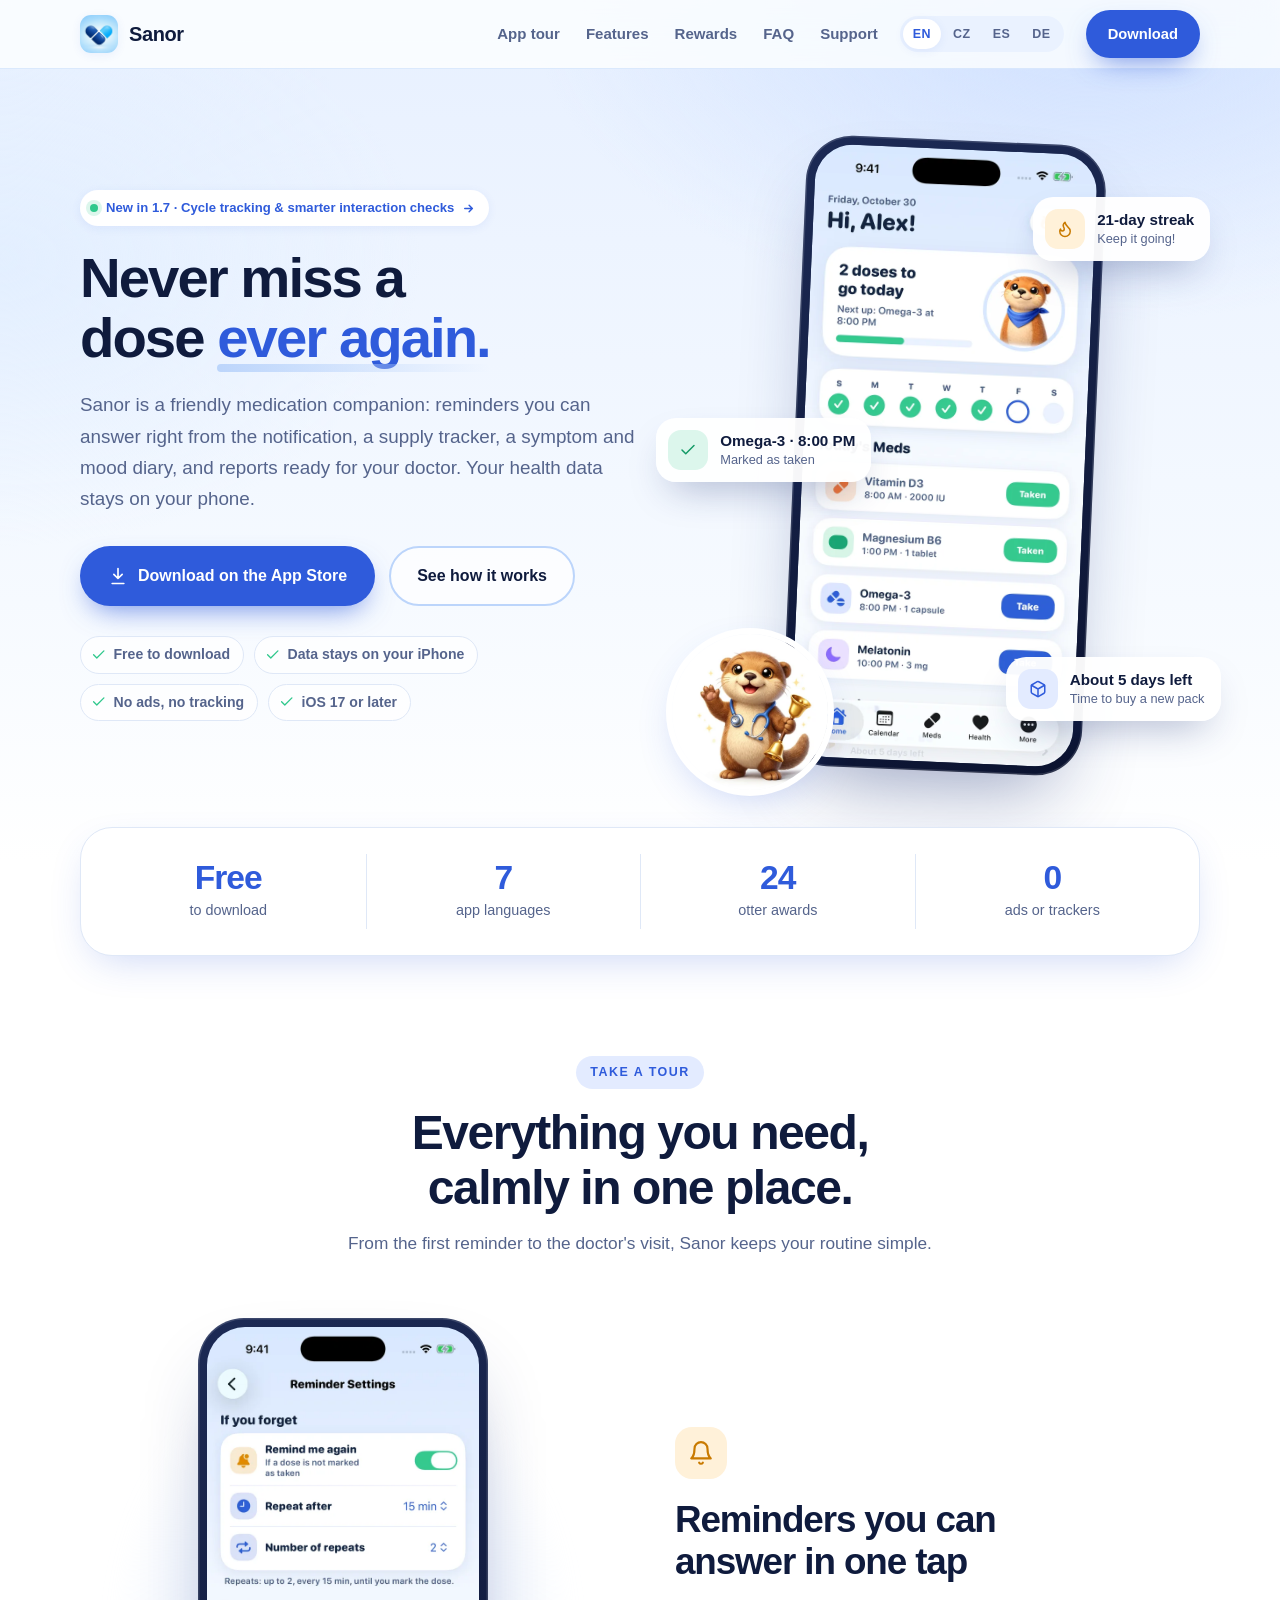
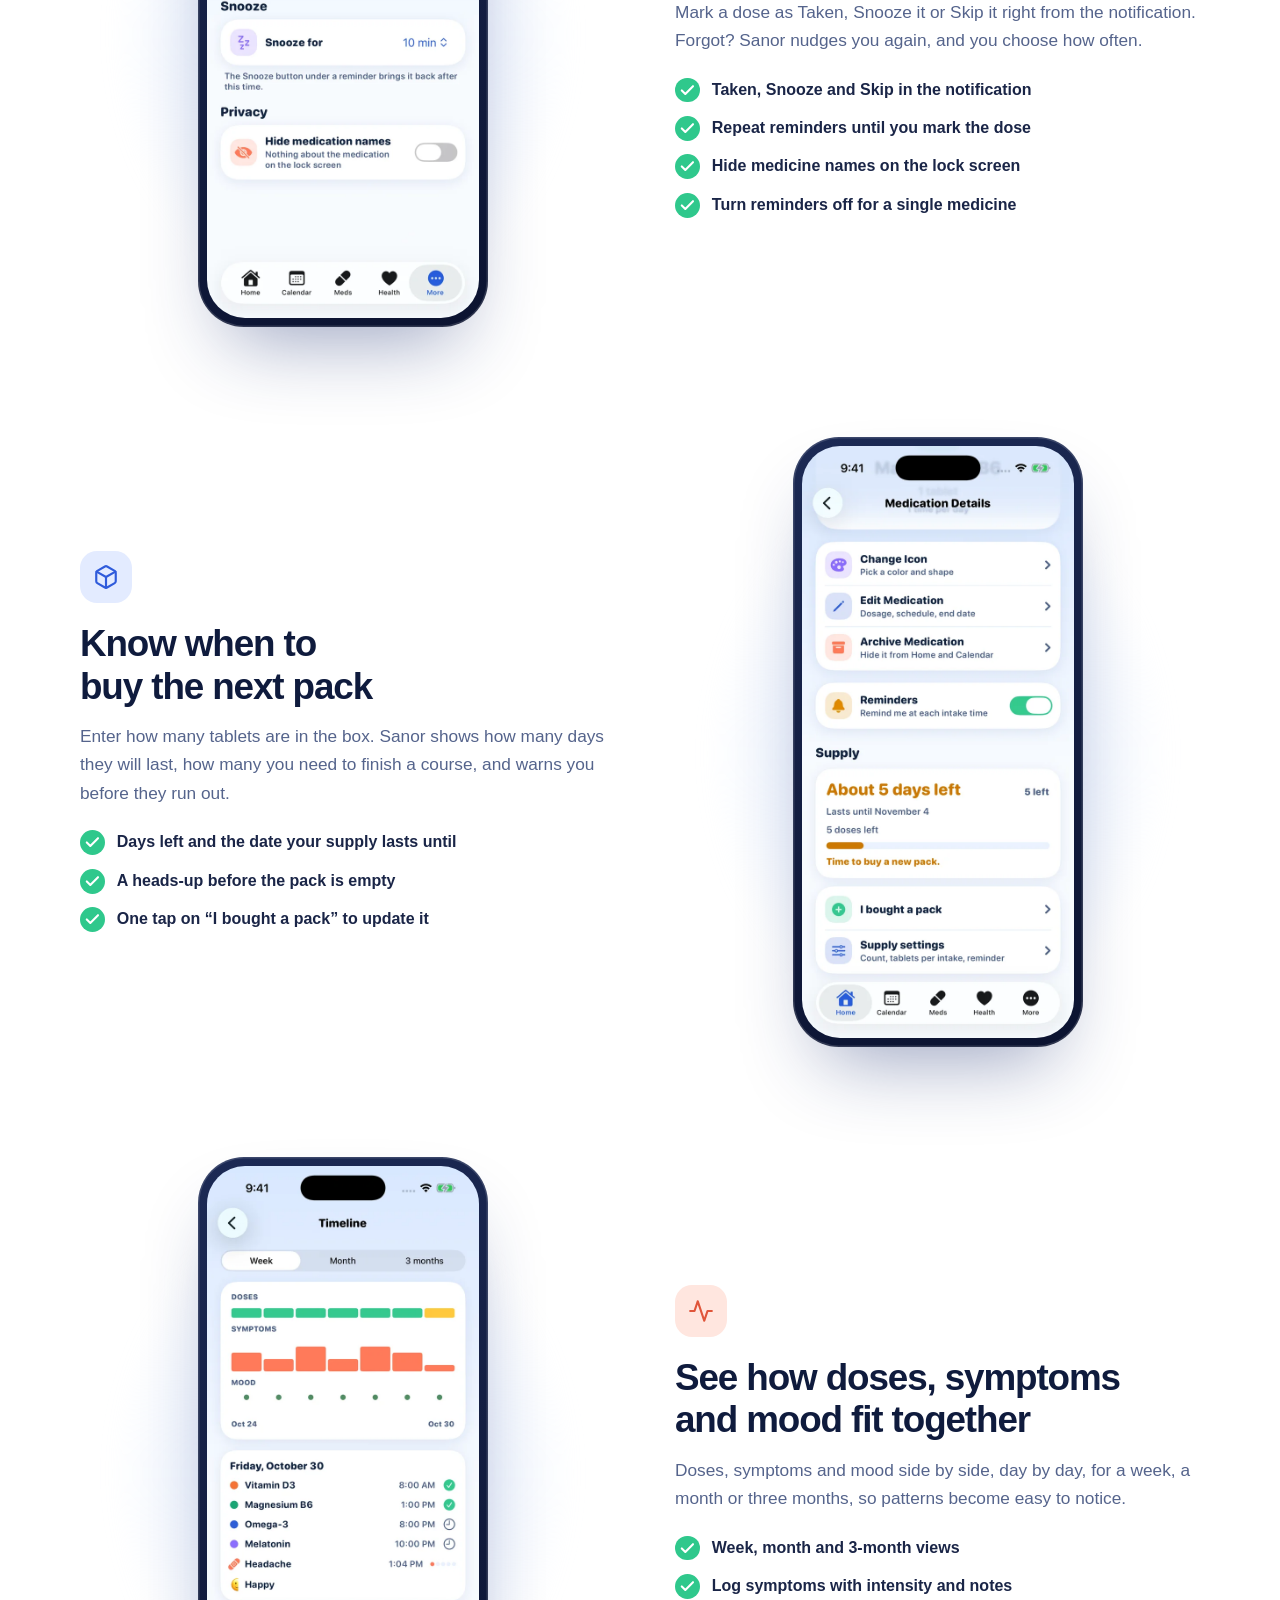
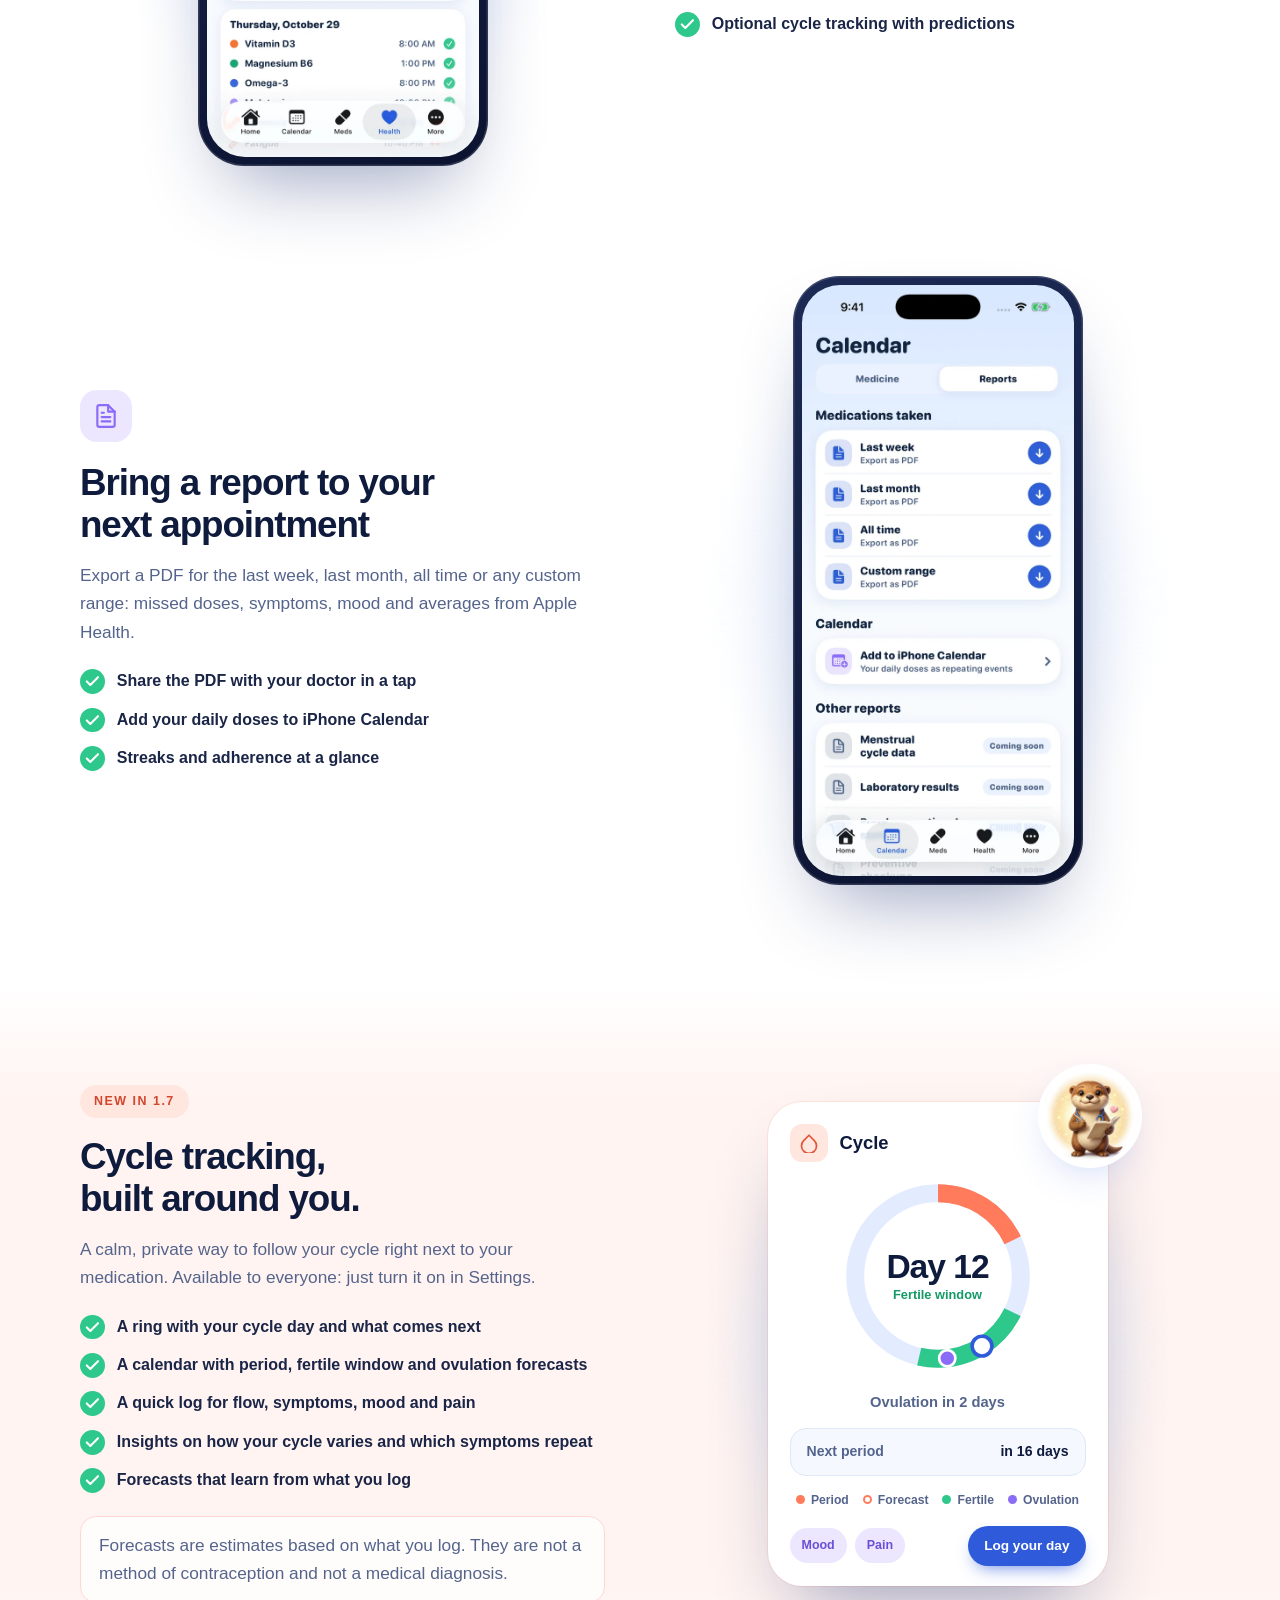
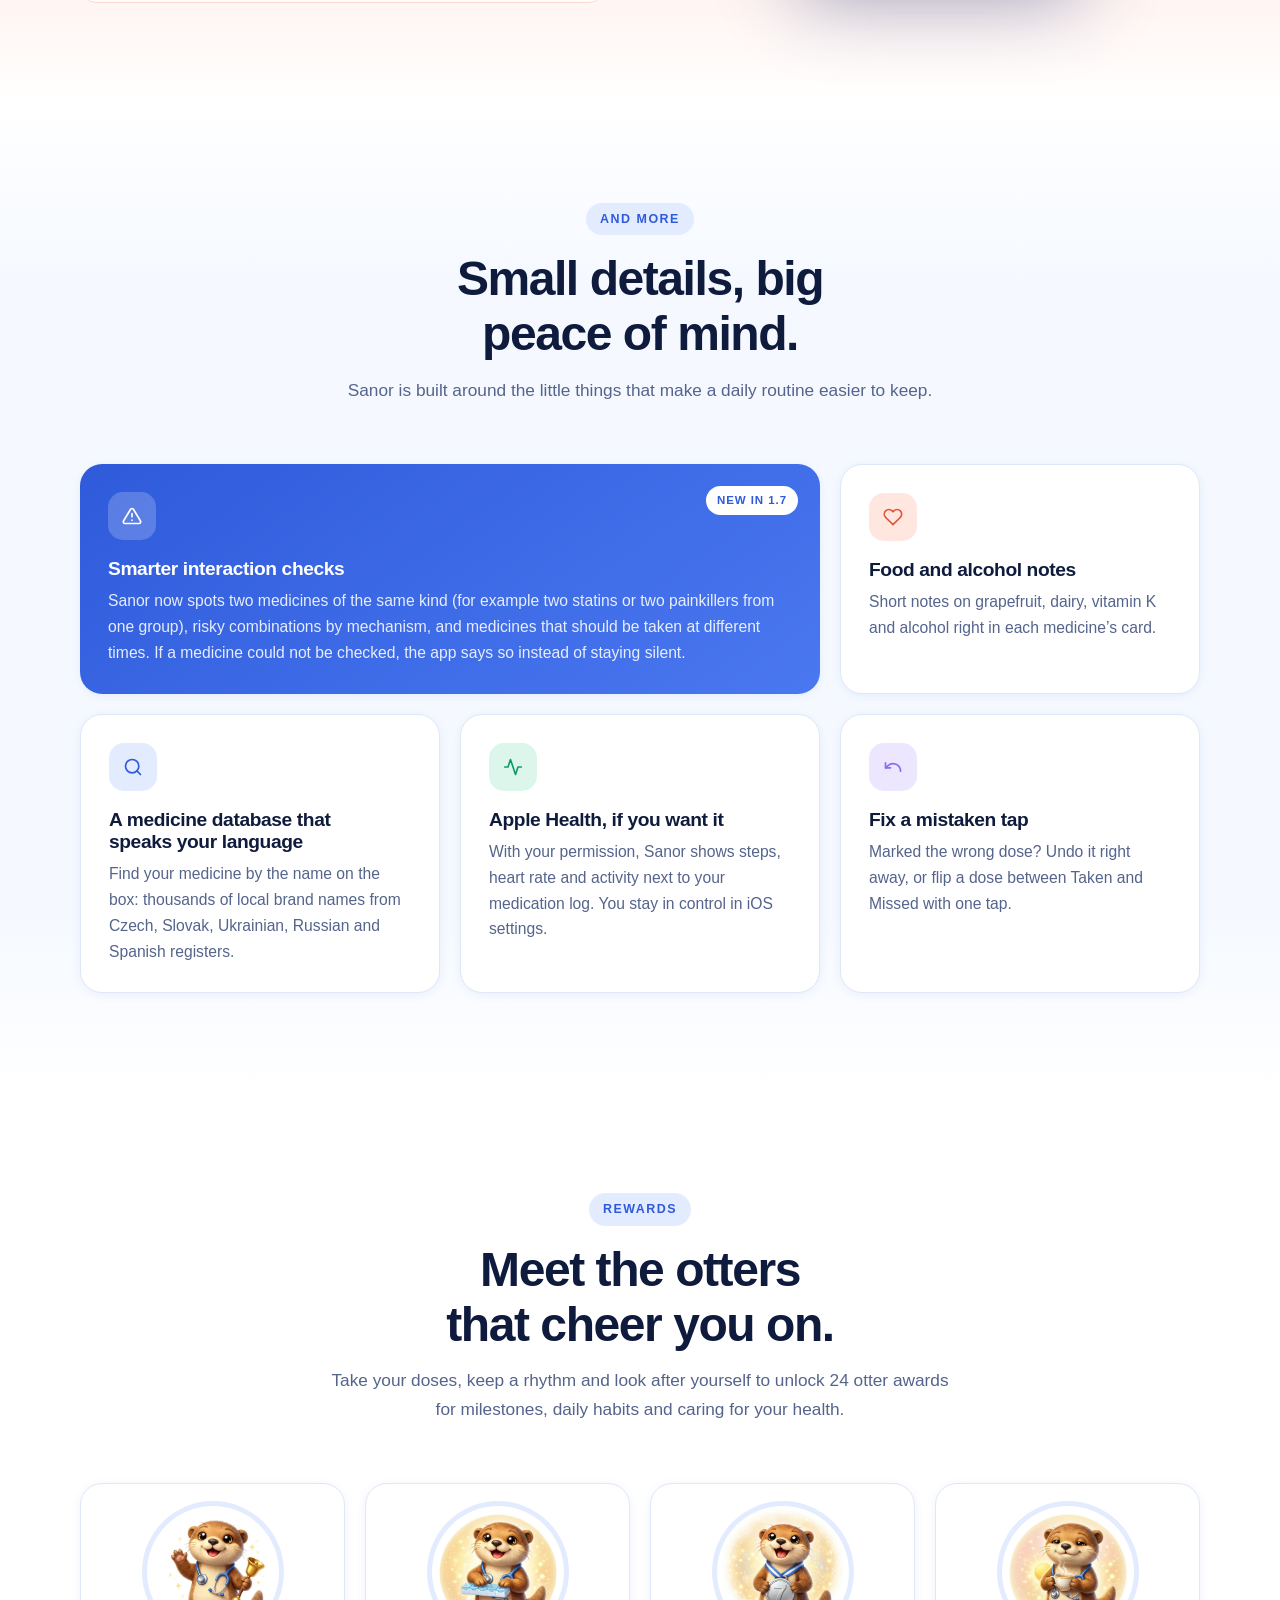
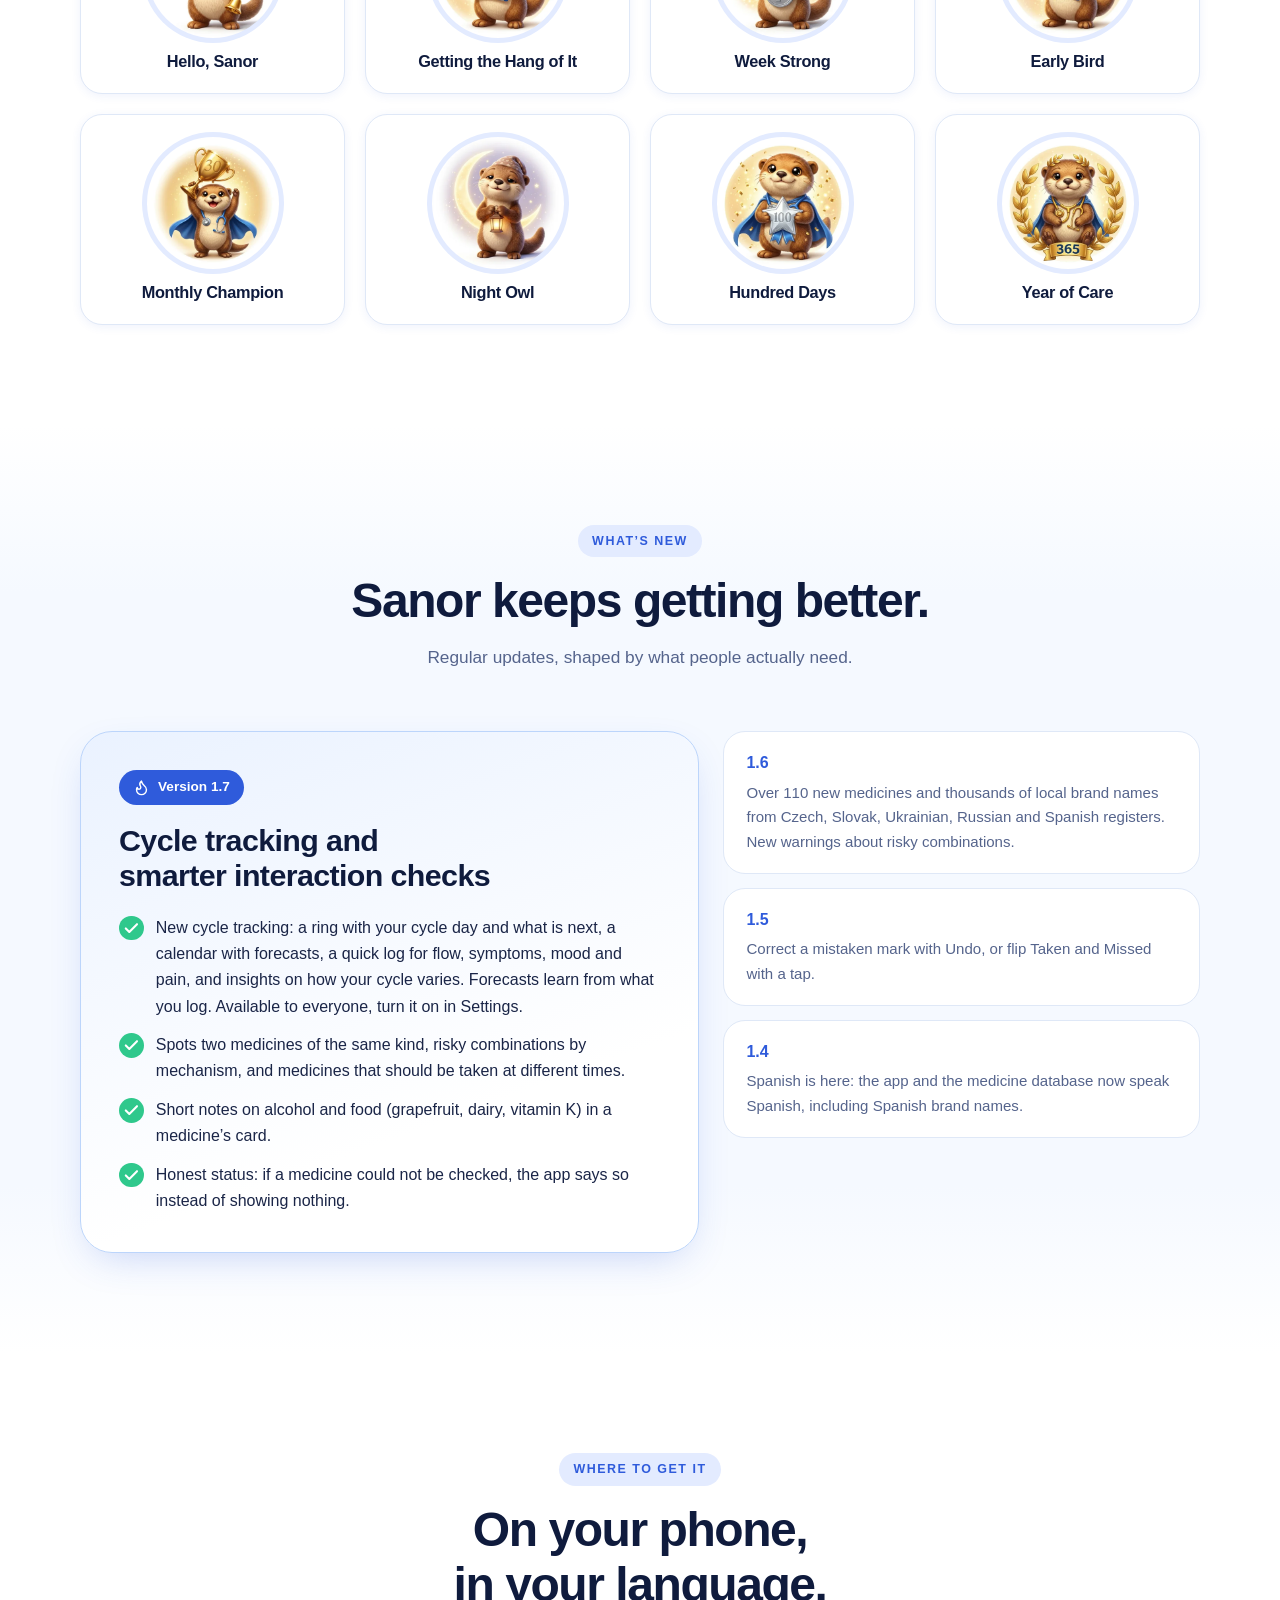
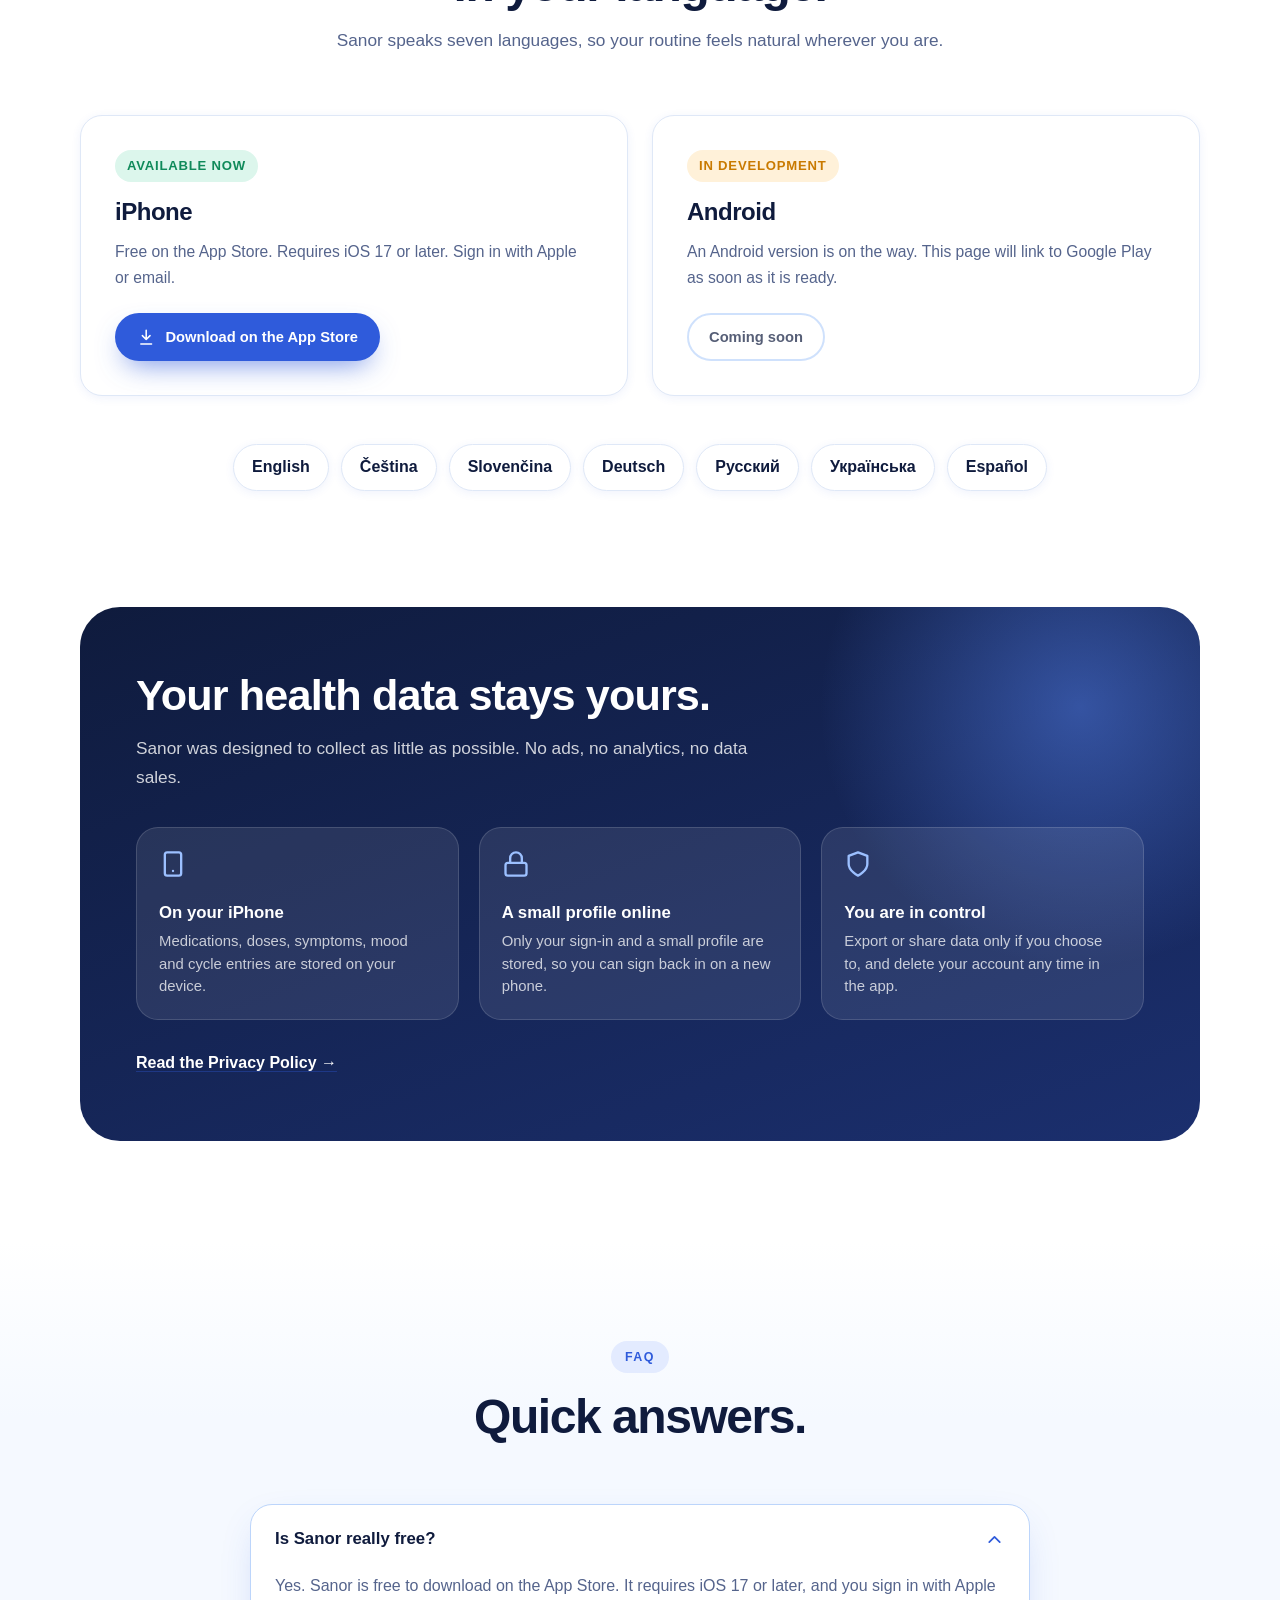
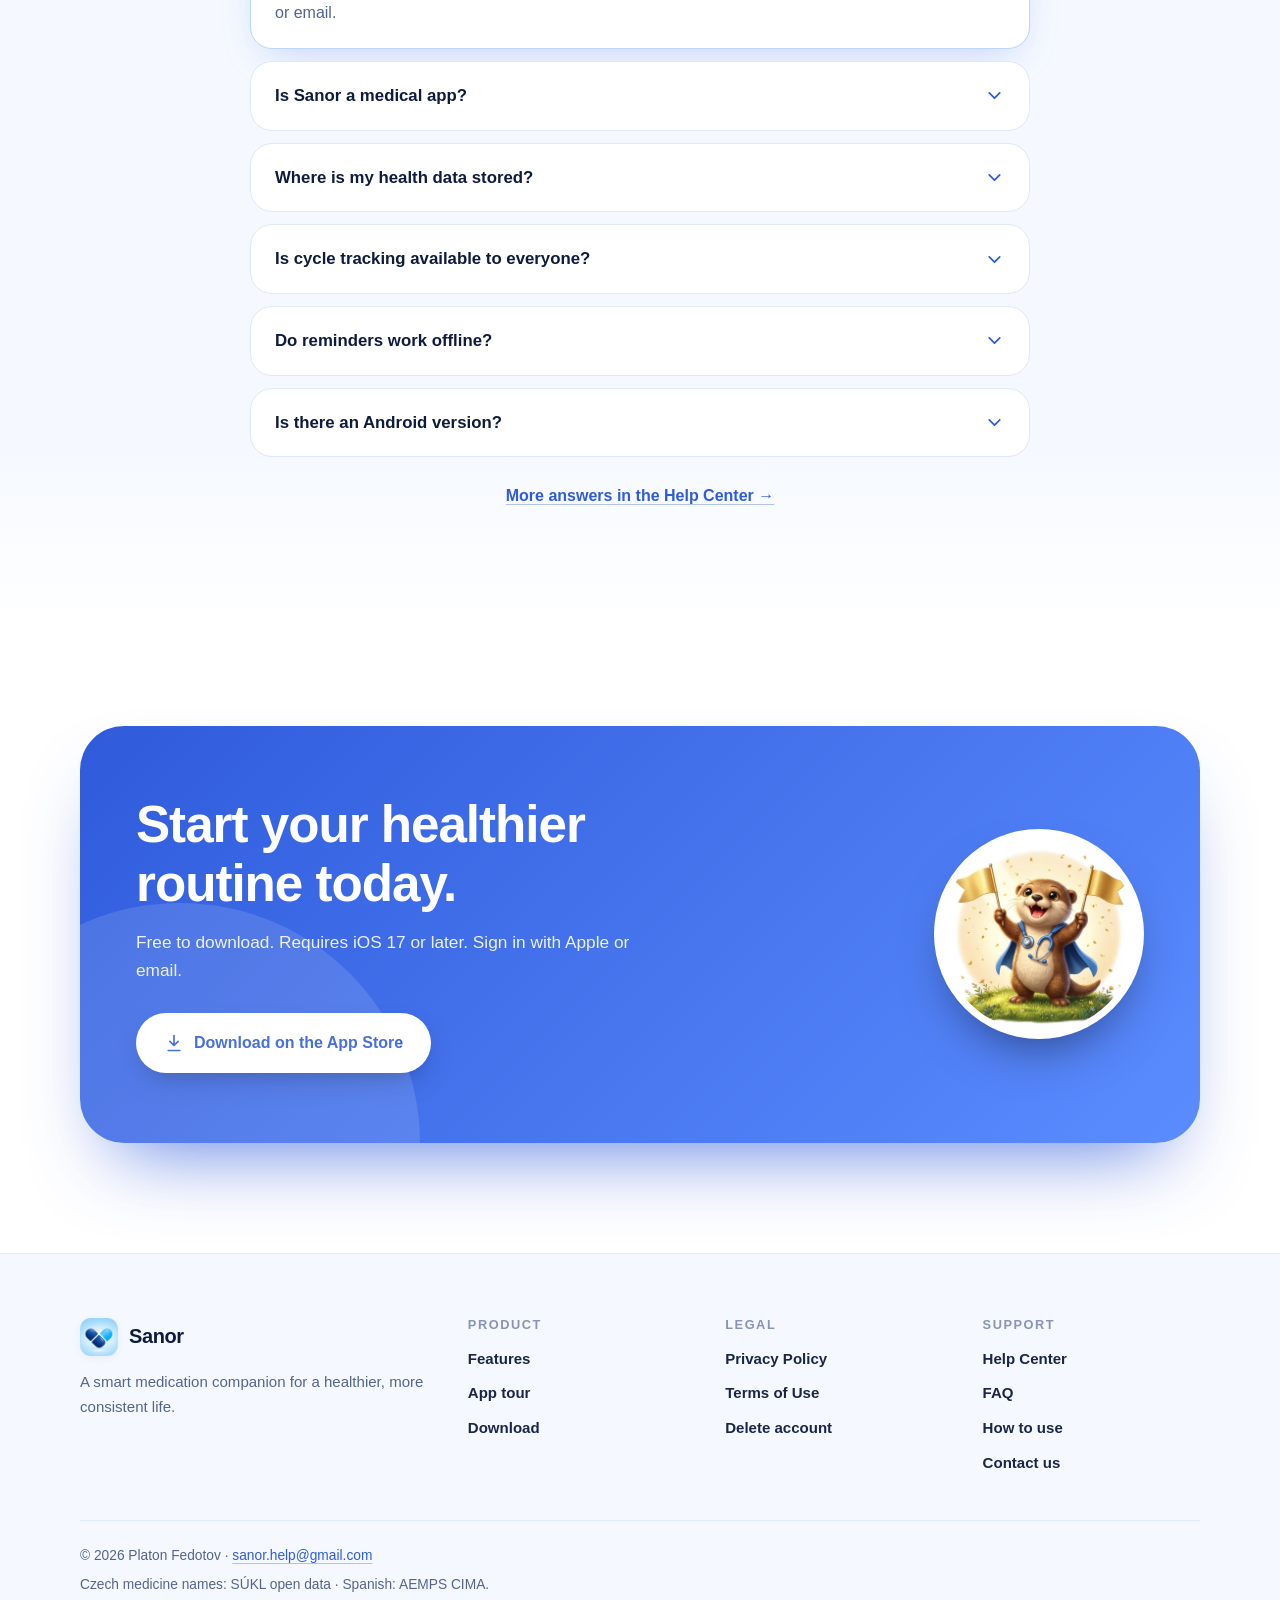
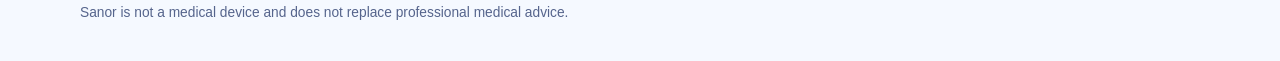
<file: index.html>
<!DOCTYPE html>
<html lang="en">
<head>
  <meta charset="UTF-8" />
  <meta name="viewport" content="width=device-width, initial-scale=1" />
  <title>Sanor – Medication reminders, supply tracker & health diary for iPhone</title>
  <meta name="description" content="Sanor is a free iPhone app that reminds you to take your medication, tracks your supply, logs symptoms and mood, and creates PDF reports for your doctor. Your health data stays on your phone." />
  <meta name="theme-color" content="#e7f0ff" />
  <link rel="icon" href="/icon.jpeg" />
  <link rel="apple-touch-icon" href="/icon.jpeg" />
  <link rel="canonical" href="https://www.sanorapp.com/" />
  <link rel="alternate" hreflang="en" href="https://www.sanorapp.com/" />
  <link rel="alternate" hreflang="cs" href="https://www.sanorapp.com/cz/" />
  <link rel="alternate" hreflang="es" href="https://www.sanorapp.com/es/" />
  <link rel="alternate" hreflang="de" href="https://www.sanorapp.com/de/" />
  <link rel="alternate" hreflang="x-default" href="https://www.sanorapp.com/" />
  <meta name="apple-itunes-app" content="app-id=6766075127" />
  <meta property="og:type" content="website" />
  <meta property="og:site_name" content="Sanor" />
  <meta property="og:title" content="Sanor – Never miss a dose ever again" />
  <meta property="og:description" content="Sanor is a free iPhone app that reminds you to take your medication, tracks your supply, logs symptoms and mood, and creates PDF reports for your doctor. Your health data stays on your phone." />
  <meta property="og:url" content="https://www.sanorapp.com/" />
  <meta property="og:image" content="https://www.sanorapp.com/icon.jpeg" />
  <meta name="twitter:card" content="summary" />
  <link rel="preload" as="image" href="/assets/shots/home.webp" type="image/webp" />
  <link rel="stylesheet" href="/assets/site.css" />
  <script type="application/ld+json">{"@context": "https://schema.org", "@type": "MobileApplication", "name": "Sanor", "description": "Sanor is a free iPhone app that reminds you to take your medication, tracks your supply, logs symptoms and mood, and creates PDF reports for your doctor. Your health data stays on your phone.", "applicationCategory": "HealthApplication", "operatingSystem": "iOS 17+", "inLanguage": ["en", "cs", "sk", "de", "ru", "uk", "es"], "offers": {"@type": "Offer", "price": "0", "priceCurrency": "USD"}, "downloadUrl": "https://apps.apple.com/cz/app/sanor/id6766075127", "url": "https://www.sanorapp.com/", "image": "https://www.sanorapp.com/icon.jpeg", "author": {"@type": "Person", "name": "Platon Fedotov"}}</script>
</head>
<body>
<a class="sr-only" href="#main">Skip to content</a>

<header class="nav">
  <div class="wrap nav-in">
    <a class="brand" href="/" aria-label="Sanor"><img src="/icon.jpeg" alt="" width="38" height="38" />Sanor</a>
    <ul class="nav-links">
      <li><a href="#tour">App tour</a></li>
      <li><a href="#features">Features</a></li>
      <li><a href="#rewards">Rewards</a></li>
      <li><a href="#faq">FAQ</a></li>
      <li><a href="/support.html">Support</a></li>
    </ul>
    <nav class="lang" aria-label="Language"><a href="/" hreflang="en" lang="en" aria-current="true">EN</a><a href="/cz/" hreflang="cs" lang="cs">CZ</a><a href="/es/" hreflang="es" lang="es">ES</a><a href="/de/" hreflang="de" lang="de">DE</a></nav>
    <a class="btn btn-primary btn-sm" href="https://apps.apple.com/cz/app/sanor/id6766075127">Download</a>
  </div>
</header>

<main id="main">

  <!-- HERO -->
  <section class="hero">
    <div class="wrap hero-grid">
      <div>
        <a class="pill" href="#cycle"><i></i><span>New in 1.7 · Cycle tracking & smarter interaction checks</span><svg class="ico" viewBox="0 0 24 24" aria-hidden="true"><path d="M5 12h14m-6-6 6 6-6 6"/></svg></a>
        <h1>Never miss a dose <em>ever again.</em></h1>
        <p class="hero-sub">Sanor is a friendly medication companion: reminders you can answer right from the notification, a supply tracker, a symptom and mood diary, and reports ready for your doctor. Your health data stays on your phone.</p>
        <div class="hero-cta">
          <a class="btn btn-primary" href="https://apps.apple.com/cz/app/sanor/id6766075127"><svg class="ico" viewBox="0 0 24 24" aria-hidden="true"><path d="M12 3v12m0 0-5-5m5 5 5-5M5 21h14"/></svg>Download on the App Store</a>
          <a class="btn btn-ghost" href="#tour">See how it works</a>
        </div>
        <ul class="chips"><li><svg class="ico" viewBox="0 0 24 24" aria-hidden="true"><path d="M20 6 9 17l-5-5"/></svg>Free to download</li><li><svg class="ico" viewBox="0 0 24 24" aria-hidden="true"><path d="M20 6 9 17l-5-5"/></svg>Data stays on your iPhone</li><li><svg class="ico" viewBox="0 0 24 24" aria-hidden="true"><path d="M20 6 9 17l-5-5"/></svg>No ads, no tracking</li><li><svg class="ico" viewBox="0 0 24 24" aria-hidden="true"><path d="M20 6 9 17l-5-5"/></svg>iOS 17 or later</li></ul>
      </div>
      <div class="hero-visual">
        <div class="phone"><img src="/assets/shots/home.webp" alt="Sanor home screen with today’s medicines, a 21-day streak and the otter mascot" width="620" height="1348" fetchpriority="high" decoding="async"></div>
        <img class="hero-otter" src="/assets/otters/otter_hello.webp" alt="Sanor otter mascot" width="400" height="400" />
        <div class="float float-a"><div class="dot dot-orange"><svg class="ico" viewBox="0 0 24 24" aria-hidden="true"><path d="M8.5 14.5A2.5 2.5 0 0 0 11 12c0-1.4-.5-2-1-3-1.1-2.1-.2-4 2-6 .5 2.5 2 4.9 4 6.5 2 1.6 3 3.5 3 5.5a7 7 0 1 1-14 0c0-1.2.4-2.4 1-3 0 1.3 1 2.5 2.5 2.5z"/></svg></div><div><b>21-day streak</b><span>Keep it going!</span></div></div>
        <div class="float float-b"><div class="dot dot-green"><svg class="ico" viewBox="0 0 24 24" aria-hidden="true"><path d="M20 6 9 17l-5-5"/></svg></div><div><b>Omega-3 · 8:00 PM</b><span>Marked as taken</span></div></div>
        <div class="float float-c"><div class="dot dot-blue"><svg class="ico" viewBox="0 0 24 24" aria-hidden="true"><path d="M21 16V8a2 2 0 0 0-1-1.7l-7-4a2 2 0 0 0-2 0l-7 4A2 2 0 0 0 3 8v8a2 2 0 0 0 1 1.7l7 4a2 2 0 0 0 2 0l7-4a2 2 0 0 0 1-1.7z"/><path d="M3.3 7 12 12l8.7-5M12 22V12"/></svg></div><div><b>About 5 days left</b><span>Time to buy a new pack</span></div></div>
      </div>
    </div>
  </section>

  <div class="strip wrap"><div class="strip-card reveal"><div class="stat"><b>Free</b><span>to download</span></div><div class="stat"><b>7</b><span>app languages</span></div><div class="stat"><b>24</b><span>otter awards</span></div><div class="stat"><b>0</b><span>ads or trackers</span></div></div></div>

  <!-- TOUR -->
  <section class="section" id="tour">
    <div class="wrap">
      <div class="head reveal">
        <span class="eyebrow">Take a tour</span>
        <h2>Everything you need, calmly in one place.</h2>
        <p>From the first reminder to the doctor's visit, Sanor keeps your routine simple.</p>
      </div>
      
      <div class="row reveal">
        <div class="row-media"><div class="phone"><img src="/assets/shots/reminders.webp" alt="Reminder settings: remind me again, snooze and hide medicine names" width="620" height="1348" loading="lazy" decoding="async"></div></div>
        <div class="row-text">
          <div class="tagico bg-amber"><svg class="ico" viewBox="0 0 24 24" aria-hidden="true"><path d="M18 8a6 6 0 0 0-12 0c0 7-3 9-3 9h18s-3-2-3-9"/><path d="M13.7 21a2 2 0 0 1-3.4 0"/></svg></div>
          <h3>Reminders you can answer in one tap</h3>
          <p>Mark a dose as Taken, Snooze it or Skip it right from the notification. Forgot? Sanor nudges you again, and you choose how often.</p>
          <ul class="ticks"><li><svg class="ico" viewBox="0 0 24 24" aria-hidden="true"><path d="M20 6 9 17l-5-5"/></svg><span>Taken, Snooze and Skip in the notification</span></li><li><svg class="ico" viewBox="0 0 24 24" aria-hidden="true"><path d="M20 6 9 17l-5-5"/></svg><span>Repeat reminders until you mark the dose</span></li><li><svg class="ico" viewBox="0 0 24 24" aria-hidden="true"><path d="M20 6 9 17l-5-5"/></svg><span>Hide medicine names on the lock screen</span></li><li><svg class="ico" viewBox="0 0 24 24" aria-hidden="true"><path d="M20 6 9 17l-5-5"/></svg><span>Turn reminders off for a single medicine</span></li></ul>
        </div>
      </div>
      
      <div class="row flip reveal">
        <div class="row-media"><div class="phone"><img src="/assets/shots/supply.webp" alt="Medication supply screen showing about 5 days left" width="620" height="1348" loading="lazy" decoding="async"></div></div>
        <div class="row-text">
          <div class="tagico bg-blue"><svg class="ico" viewBox="0 0 24 24" aria-hidden="true"><path d="M21 16V8a2 2 0 0 0-1-1.7l-7-4a2 2 0 0 0-2 0l-7 4A2 2 0 0 0 3 8v8a2 2 0 0 0 1 1.7l7 4a2 2 0 0 0 2 0l7-4a2 2 0 0 0 1-1.7z"/><path d="M3.3 7 12 12l8.7-5M12 22V12"/></svg></div>
          <h3>Know when to buy the next pack</h3>
          <p>Enter how many tablets are in the box. Sanor shows how many days they will last, how many you need to finish a course, and warns you before they run out.</p>
          <ul class="ticks"><li><svg class="ico" viewBox="0 0 24 24" aria-hidden="true"><path d="M20 6 9 17l-5-5"/></svg><span>Days left and the date your supply lasts until</span></li><li><svg class="ico" viewBox="0 0 24 24" aria-hidden="true"><path d="M20 6 9 17l-5-5"/></svg><span>A heads-up before the pack is empty</span></li><li><svg class="ico" viewBox="0 0 24 24" aria-hidden="true"><path d="M20 6 9 17l-5-5"/></svg><span>One tap on “I bought a pack” to update it</span></li></ul>
        </div>
      </div>
      
      <div class="row reveal">
        <div class="row-media"><div class="phone"><img src="/assets/shots/timeline.webp" alt="Timeline of doses, symptoms and mood for the week" width="620" height="1348" loading="lazy" decoding="async"></div></div>
        <div class="row-text">
          <div class="tagico bg-coral"><svg class="ico" viewBox="0 0 24 24" aria-hidden="true"><path d="M22 12h-4l-3 9L9 3l-3 9H2"/></svg></div>
          <h3>See how doses, symptoms and mood fit together</h3>
          <p>Doses, symptoms and mood side by side, day by day, for a week, a month or three months, so patterns become easy to notice.</p>
          <ul class="ticks"><li><svg class="ico" viewBox="0 0 24 24" aria-hidden="true"><path d="M20 6 9 17l-5-5"/></svg><span>Week, month and 3-month views</span></li><li><svg class="ico" viewBox="0 0 24 24" aria-hidden="true"><path d="M20 6 9 17l-5-5"/></svg><span>Log symptoms with intensity and notes</span></li><li><svg class="ico" viewBox="0 0 24 24" aria-hidden="true"><path d="M20 6 9 17l-5-5"/></svg><span>Optional cycle tracking with predictions</span></li></ul>
        </div>
      </div>
      
      <div class="row flip reveal">
        <div class="row-media"><div class="phone"><img src="/assets/shots/reports.webp" alt="Reports screen with PDF export for last week, last month, all time or custom range" width="620" height="1348" loading="lazy" decoding="async"></div></div>
        <div class="row-text">
          <div class="tagico bg-purple"><svg class="ico" viewBox="0 0 24 24" aria-hidden="true"><path d="M14 2H6a2 2 0 0 0-2 2v16a2 2 0 0 0 2 2h12a2 2 0 0 0 2-2V8z"/><path d="M14 2v6h6M16 13H8M16 17H8M10 9H8"/></svg></div>
          <h3>Bring a report to your next appointment</h3>
          <p>Export a PDF for the last week, last month, all time or any custom range: missed doses, symptoms, mood and averages from Apple Health.</p>
          <ul class="ticks"><li><svg class="ico" viewBox="0 0 24 24" aria-hidden="true"><path d="M20 6 9 17l-5-5"/></svg><span>Share the PDF with your doctor in a tap</span></li><li><svg class="ico" viewBox="0 0 24 24" aria-hidden="true"><path d="M20 6 9 17l-5-5"/></svg><span>Add your daily doses to iPhone Calendar</span></li><li><svg class="ico" viewBox="0 0 24 24" aria-hidden="true"><path d="M20 6 9 17l-5-5"/></svg><span>Streaks and adherence at a glance</span></li></ul>
        </div>
      </div>
    </div>
  </section>

  <!-- CYCLE (new in 1.7) -->
  <section class="section section-warm" id="cycle">
    <div class="wrap">
      <div class="row flip reveal">
        <div class="row-media"><div class="cy-visual">
          <div class="cy-card" aria-hidden="true">
            <div class="cy-head"><span class="tagico bg-coral"><svg class="ico" viewBox="0 0 24 24" aria-hidden="true"><path d="M12 2.7 5.6 9.1a9 9 0 1 0 12.8 0z"/></svg></span><b>Cycle</b></div>
            <div class="cy-ring"><svg viewBox="0 0 240 240" aria-hidden="true"><circle cx="120" cy="120" r="92" fill="none" stroke="#e3ebff" stroke-width="20"/><circle cx="120" cy="120" r="92" fill="none" stroke="#ff7b5c" stroke-width="20" stroke-dasharray="103.2 578.1" stroke-dashoffset="0.0" transform="rotate(-90 120 120)"/><circle cx="120" cy="120" r="92" fill="none" stroke="#2fc88c" stroke-width="20" stroke-dasharray="123.9 578.1" stroke-dashoffset="-185.8" transform="rotate(-90 120 120)"/><circle cx="130.3" cy="211.4" r="9" fill="#8b6cf6" stroke="#fff" stroke-width="3"/><circle cx="168.9" cy="197.9" r="11" fill="#fff" stroke="#2f5bdb" stroke-width="4"/></svg><div class="cy-center"><b>Day 12</b><span>Fertile window</span></div></div>
            <p class="cy-line">Ovulation in 2 days</p>
            <div class="cy-next"><span>Next period</span><b>in 16 days</b></div>
            <ul class="cy-legend"><li><i class="lp"></i>Period</li><li><i class="lf"></i>Forecast</li><li><i class="lg"></i>Fertile</li><li><i class="lo"></i>Ovulation</li></ul>
            <div class="cy-actions"><span class="cy-chip">Mood</span><span class="cy-chip">Pain</span><span class="cy-btn">Log your day</span></div>
          </div>
          <img class="cy-otter" src="/assets/otters/otter_mood_diary.webp" alt="" width="400" height="400" loading="lazy" decoding="async">
        </div></div>
        <div class="row-text">
          <span class="eyebrow eyebrow-coral">New in 1.7</span>
          <h3>Cycle tracking, built around you.</h3>
          <p>A calm, private way to follow your cycle right next to your medication. Available to everyone: just turn it on in Settings.</p>
          <ul class="ticks"><li><svg class="ico" viewBox="0 0 24 24" aria-hidden="true"><path d="M20 6 9 17l-5-5"/></svg><span>A ring with your cycle day and what comes next</span></li><li><svg class="ico" viewBox="0 0 24 24" aria-hidden="true"><path d="M20 6 9 17l-5-5"/></svg><span>A calendar with period, fertile window and ovulation forecasts</span></li><li><svg class="ico" viewBox="0 0 24 24" aria-hidden="true"><path d="M20 6 9 17l-5-5"/></svg><span>A quick log for flow, symptoms, mood and pain</span></li><li><svg class="ico" viewBox="0 0 24 24" aria-hidden="true"><path d="M20 6 9 17l-5-5"/></svg><span>Insights on how your cycle varies and which symptoms repeat</span></li><li><svg class="ico" viewBox="0 0 24 24" aria-hidden="true"><path d="M20 6 9 17l-5-5"/></svg><span>Forecasts that learn from what you log</span></li></ul>
          <p class="cy-note">Forecasts are estimates based on what you log. They are not a method of contraception and not a medical diagnosis.</p>
        </div>
      </div>
    </div>
  </section>

  <!-- FEATURES -->
  <section class="section section-tint" id="features">
    <div class="wrap">
      <div class="head reveal">
        <span class="eyebrow">And more</span>
        <h2>Small details, big peace of mind.</h2>
        <p>Sanor is built around the little things that make a daily routine easier to keep.</p>
      </div>
      <div class="bento">
        
        <div class="card card-new span-4 reveal"><span class="badge-new">New in 1.7</span>
          <div class="tagico bg-blue"><svg class="ico" viewBox="0 0 24 24" aria-hidden="true"><path d="M10.3 3.9 1.8 18a2 2 0 0 0 1.7 3h17a2 2 0 0 0 1.7-3L13.7 3.9a2 2 0 0 0-3.4 0z"/><path d="M12 9v4M12 17h.01"/></svg></div>
          <h3>Smarter interaction checks</h3>
          <p>Sanor now spots two medicines of the same kind (for example two statins or two painkillers from one group), risky combinations by mechanism, and medicines that should be taken at different times. If a medicine could not be checked, the app says so instead of staying silent.</p>
        </div>
        
        <div class="card span-2 reveal">
          <div class="tagico bg-coral"><svg class="ico" viewBox="0 0 24 24" aria-hidden="true"><path d="M20.8 4.6a5.5 5.5 0 0 0-7.8 0L12 5.7l-1-1.1a5.5 5.5 0 0 0-7.8 7.8l1 1.1L12 21.2l7.8-7.7 1-1.1a5.5 5.5 0 0 0 0-7.8z"/></svg></div>
          <h3>Food and alcohol notes</h3>
          <p>Short notes on grapefruit, dairy, vitamin K and alcohol right in each medicine’s card.</p>
        </div>
        
        <div class="card span-2 reveal">
          <div class="tagico bg-blue"><svg class="ico" viewBox="0 0 24 24" aria-hidden="true"><circle cx="11" cy="11" r="8"/><path d="m21 21-4.3-4.3"/></svg></div>
          <h3>A medicine database that speaks your language</h3>
          <p>Find your medicine by the name on the box: thousands of local brand names from Czech, Slovak, Ukrainian, Russian and Spanish registers.</p>
        </div>
        
        <div class="card span-2 reveal">
          <div class="tagico bg-green"><svg class="ico" viewBox="0 0 24 24" aria-hidden="true"><path d="M22 12h-4l-3 9L9 3l-3 9H2"/></svg></div>
          <h3>Apple Health, if you want it</h3>
          <p>With your permission, Sanor shows steps, heart rate and activity next to your medication log. You stay in control in iOS settings.</p>
        </div>
        
        <div class="card span-2 reveal">
          <div class="tagico bg-purple"><svg class="ico" viewBox="0 0 24 24" aria-hidden="true"><path d="M3 7v6h6"/><path d="M21 17a9 9 0 0 0-15-6.7L3 13"/></svg></div>
          <h3>Fix a mistaken tap</h3>
          <p>Marked the wrong dose? Undo it right away, or flip a dose between Taken and Missed with one tap.</p>
        </div>
      </div>
    </div>
  </section>

  <!-- REWARDS -->
  <section class="section" id="rewards">
    <div class="wrap">
      <div class="head reveal">
        <span class="eyebrow">Rewards</span>
        <h2>Meet the otters that cheer you on.</h2>
        <p>Take your doses, keep a rhythm and look after yourself to unlock 24 otter awards for milestones, daily habits and caring for your health.</p>
      </div>
      <div class="rewards-grid"><div class="card award reveal"><img src="/assets/otters/otter_hello.webp" alt="" width="400" height="400" loading="lazy" decoding="async"><h3>Hello, Sanor</h3></div><div class="card award reveal"><img src="/assets/otters/otter_fifty_doses.webp" alt="" width="400" height="400" loading="lazy" decoding="async"><h3>Getting the Hang of It</h3></div><div class="card award reveal"><img src="/assets/otters/otter_seven_day.webp" alt="" width="400" height="400" loading="lazy" decoding="async"><h3>Week Strong</h3></div><div class="card award reveal"><img src="/assets/otters/otter_early_bird.webp" alt="" width="400" height="400" loading="lazy" decoding="async"><h3>Early Bird</h3></div><div class="card award reveal"><img src="/assets/otters/otter_thirty_day.webp" alt="" width="400" height="400" loading="lazy" decoding="async"><h3>Monthly Champion</h3></div><div class="card award reveal"><img src="/assets/otters/otter_night_owl.webp" alt="" width="400" height="400" loading="lazy" decoding="async"><h3>Night Owl</h3></div><div class="card award reveal"><img src="/assets/otters/otter_hundred_days.webp" alt="" width="400" height="400" loading="lazy" decoding="async"><h3>Hundred Days</h3></div><div class="card award reveal"><img src="/assets/otters/otter_year_of_care.webp" alt="" width="400" height="400" loading="lazy" decoding="async"><h3>Year of Care</h3></div></div>
    </div>
  </section>

  <!-- WHAT'S NEW -->
  <section class="section section-tint" id="news">
    <div class="wrap">
      <div class="head reveal">
        <span class="eyebrow">What’s new</span>
        <h2>Sanor keeps getting better.</h2>
        <p>Regular updates, shaped by what people actually need.</p>
      </div>
      <div class="news">
        <div class="news-main reveal">
          <span class="ver"><svg class="ico" viewBox="0 0 24 24" aria-hidden="true"><path d="M8.5 14.5A2.5 2.5 0 0 0 11 12c0-1.4-.5-2-1-3-1.1-2.1-.2-4 2-6 .5 2.5 2 4.9 4 6.5 2 1.6 3 3.5 3 5.5a7 7 0 1 1-14 0c0-1.2.4-2.4 1-3 0 1.3 1 2.5 2.5 2.5z"/></svg>Version 1.7</span>
          <h3>Cycle tracking and smarter interaction checks</h3>
          <ul class="ticks"><li><svg class="ico" viewBox="0 0 24 24" aria-hidden="true"><path d="M20 6 9 17l-5-5"/></svg><span>New cycle tracking: a ring with your cycle day and what is next, a calendar with forecasts, a quick log for flow, symptoms, mood and pain, and insights on how your cycle varies. Forecasts learn from what you log. Available to everyone, turn it on in Settings.</span></li><li><svg class="ico" viewBox="0 0 24 24" aria-hidden="true"><path d="M20 6 9 17l-5-5"/></svg><span>Spots two medicines of the same kind, risky combinations by mechanism, and medicines that should be taken at different times.</span></li><li><svg class="ico" viewBox="0 0 24 24" aria-hidden="true"><path d="M20 6 9 17l-5-5"/></svg><span>Short notes on alcohol and food (grapefruit, dairy, vitamin K) in a medicine’s card.</span></li><li><svg class="ico" viewBox="0 0 24 24" aria-hidden="true"><path d="M20 6 9 17l-5-5"/></svg><span>Honest status: if a medicine could not be checked, the app says so instead of showing nothing.</span></li></ul>
        </div>
        <div class="old-list"><div class="old reveal"><b>1.6</b><p>Over 110 new medicines and thousands of local brand names from Czech, Slovak, Ukrainian, Russian and Spanish registers. New warnings about risky combinations.</p></div><div class="old reveal"><b>1.5</b><p>Correct a mistaken mark with Undo, or flip Taken and Missed with a tap.</p></div><div class="old reveal"><b>1.4</b><p>Spanish is here: the app and the medicine database now speak Spanish, including Spanish brand names.</p></div></div>
      </div>
    </div>
  </section>

  <!-- PLATFORMS -->
  <section class="section" id="download-info">
    <div class="wrap">
      <div class="head reveal">
        <span class="eyebrow">Where to get it</span>
        <h2>On your phone, in your language.</h2>
        <p>Sanor speaks seven languages, so your routine feels natural wherever you are.</p>
      </div>
      <div class="plat">
        <div class="card reveal">
          <span class="status live">Available now</span>
          <h3>iPhone</h3>
          <p>Free on the App Store. Requires iOS 17 or later. Sign in with Apple or email.</p>
          <a class="btn btn-primary btn-sm" href="https://apps.apple.com/cz/app/sanor/id6766075127"><svg class="ico" viewBox="0 0 24 24" aria-hidden="true"><path d="M12 3v12m0 0-5-5m5 5 5-5M5 21h14"/></svg>Download on the App Store</a>
        </div>
        <div class="card reveal">
          <span class="status soon">In development</span>
          <h3>Android</h3>
          <p>An Android version is on the way. This page will link to Google Play as soon as it is ready.</p>
          <span class="btn btn-ghost btn-sm" aria-disabled="true" style="pointer-events:none;opacity:.7">Coming soon</span>
        </div>
      </div>
      <ul class="langs reveal"><li>English</li><li>Čeština</li><li>Slovenčina</li><li>Deutsch</li><li>Русский</li><li>Українська</li><li>Español</li></ul>
    </div>
  </section>

  <!-- PRIVACY -->
  <section class="section" style="padding-top:0">
    <div class="wrap">
      <div class="privacy-band reveal">
        <h2>Your health data stays yours.</h2>
        <p>Sanor was designed to collect as little as possible. No ads, no analytics, no data sales.</p>
        <div class="p3"><div><svg class="ico" viewBox="0 0 24 24" aria-hidden="true"><rect x="5" y="2" width="14" height="20" rx="2"/><path d="M12 18h.01"/></svg><b>On your iPhone</b><span>Medications, doses, symptoms, mood and cycle entries are stored on your device.</span></div><div><svg class="ico" viewBox="0 0 24 24" aria-hidden="true"><rect x="3" y="11" width="18" height="11" rx="2"/><path d="M7 11V7a5 5 0 0 1 10 0v4"/></svg><b>A small profile online</b><span>Only your sign-in and a small profile are stored, so you can sign back in on a new phone.</span></div><div><svg class="ico" viewBox="0 0 24 24" aria-hidden="true"><path d="M12 22s8-4 8-10V5l-8-3-8 3v7c0 6 8 10 8 10z"/></svg><b>You are in control</b><span>Export or share data only if you choose to, and delete your account any time in the app.</span></div></div>
        <a class="more" href="/privacy.html">Read the Privacy Policy →</a>
      </div>
    </div>
  </section>

  <!-- FAQ -->
  <section class="section section-tint" id="faq">
    <div class="wrap">
      <div class="head reveal">
        <span class="eyebrow">FAQ</span>
        <h2>Quick answers.</h2>
      </div>
      <div class="faq reveal"><div class="faq-item open"><button class="faq-q" type="button">Is Sanor really free?<svg class="ico" viewBox="0 0 24 24" aria-hidden="true"><path d="m6 9 6 6 6-6"/></svg></button><div class="faq-a"><p>Yes. Sanor is free to download on the App Store. It requires iOS 17 or later, and you sign in with Apple or email.</p></div></div><div class="faq-item"><button class="faq-q" type="button">Is Sanor a medical app?<svg class="ico" viewBox="0 0 24 24" aria-hidden="true"><path d="m6 9 6 6 6-6"/></svg></button><div class="faq-a"><p>No. Sanor does not replace a doctor, a pharmacist or medical advice. It helps you organize your schedule and stay consistent. If Sanor shows a possible interaction, talk to your doctor or pharmacist. Not seeing a warning does not mean a combination is safe.</p></div></div><div class="faq-item"><button class="faq-q" type="button">Where is my health data stored?<svg class="ico" viewBox="0 0 24 24" aria-hidden="true"><path d="m6 9 6 6 6-6"/></svg></button><div class="faq-a"><p>Your medications, doses, symptoms, mood notes and cycle entries are stored on your iPhone. Your account and a small profile are stored with Google Firebase so you can sign back in on a new phone. We do not sell data, show ads or track you.</p></div></div><div class="faq-item"><button class="faq-q" type="button">Is cycle tracking available to everyone?<svg class="ico" viewBox="0 0 24 24" aria-hidden="true"><path d="m6 9 6 6 6-6"/></svg></button><div class="faq-a"><p>Yes. Cycle tracking is available to everyone: turn it on in Settings and it appears in the Health tab. Your cycle entries are stored on your iPhone, like the rest of your health records.</p><p>Forecasts are estimates based on what you log. They are not a method of contraception and not a medical diagnosis.</p></div></div><div class="faq-item"><button class="faq-q" type="button">Do reminders work offline?<svg class="ico" viewBox="0 0 24 24" aria-hidden="true"><path d="m6 9 6 6 6-6"/></svg></button><div class="faq-a"><p>Yes. Reminders are scheduled on your phone, so they work without an internet connection.</p></div></div><div class="faq-item"><button class="faq-q" type="button">Is there an Android version?<svg class="ico" viewBox="0 0 24 24" aria-hidden="true"><path d="m6 9 6 6 6-6"/></svg></button><div class="faq-a"><p>It is in development. Once it is ready, this page will link to Google Play.</p></div></div></div>
      <p class="faq-more"><a href="/support.html#faq">More answers in the Help Center →</a></p>
    </div>
  </section>

  <!-- CTA -->
  <section class="cta" id="download" style="padding-top:100px">
    <div class="wrap">
      <div class="cta-card reveal">
        <div>
          <h2>Start your healthier routine today.</h2>
          <p>Free to download. Requires iOS 17 or later. Sign in with Apple or email.</p>
          <a class="btn btn-light" href="https://apps.apple.com/cz/app/sanor/id6766075127"><svg class="ico" viewBox="0 0 24 24" aria-hidden="true"><path d="M12 3v12m0 0-5-5m5 5 5-5M5 21h14"/></svg>Download on the App Store</a>
        </div>
        <img src="/assets/otters/otter_weekend_hero.webp" alt="Sanor otter mascot" width="400" height="400" loading="lazy" />
      </div>
    </div>
  </section>

</main>

<footer class="footer">
  <div class="wrap">
    <div class="foot-grid">
      <div>
        <a class="brand" href="/"><img src="/icon.jpeg" alt="" width="38" height="38" />Sanor</a>
        <p>A smart medication companion for a healthier, more consistent life.</p>
      </div>
      <div>
        <h4>Product</h4>
        <ul>
          <li><a href="#features">Features</a></li>
          <li><a href="#tour">App tour</a></li>
          <li><a href="#download">Download</a></li>
        </ul>
      </div>
      <div>
        <h4>Legal</h4>
        <ul>
          <li><a href="/privacy.html">Privacy Policy</a></li>
          <li><a href="/terms.html">Terms of Use</a></li>
          <li><a href="/delete-account.html">Delete account</a></li>
        </ul>
      </div>
      <div>
        <h4>Support</h4>
        <ul>
          <li><a href="/support.html">Help Center</a></li>
          <li><a href="/support.html#faq">FAQ</a></li>
          <li><a href="/support.html#how-to">How to use</a></li>
          <li><a href="mailto:sanor.help@gmail.com">Contact us</a></li>
        </ul>
      </div>
    </div>
    <div class="foot-bottom">
      <p>© 2026 Platon Fedotov · <a href="mailto:sanor.help@gmail.com">sanor.help@gmail.com</a></p>
      <p>Czech medicine names: SÚKL open data · Spanish: AEMPS CIMA.</p>
      <p>Sanor is not a medical device and does not replace professional medical advice.</p>
    </div>
  </div>
</footer>

<script src="/assets/site.js" defer></script>
</body>
</html>
</file>
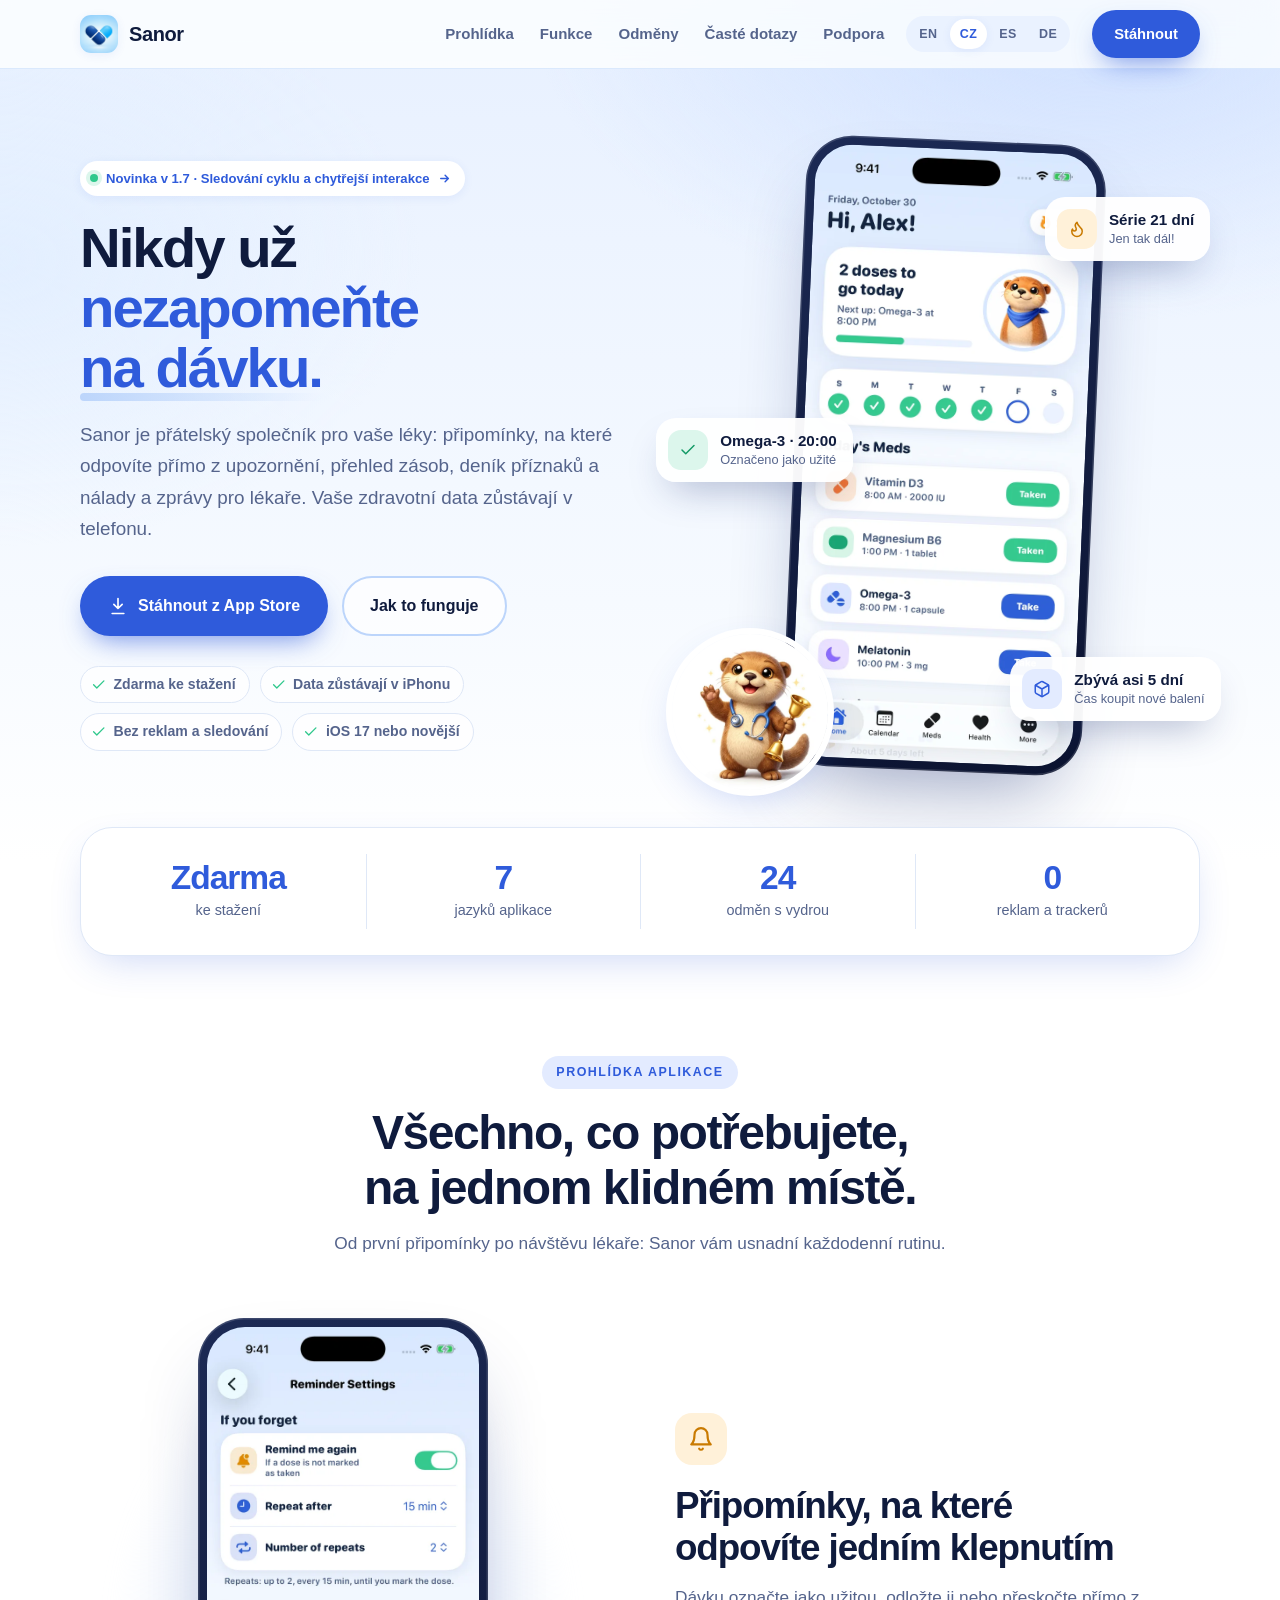
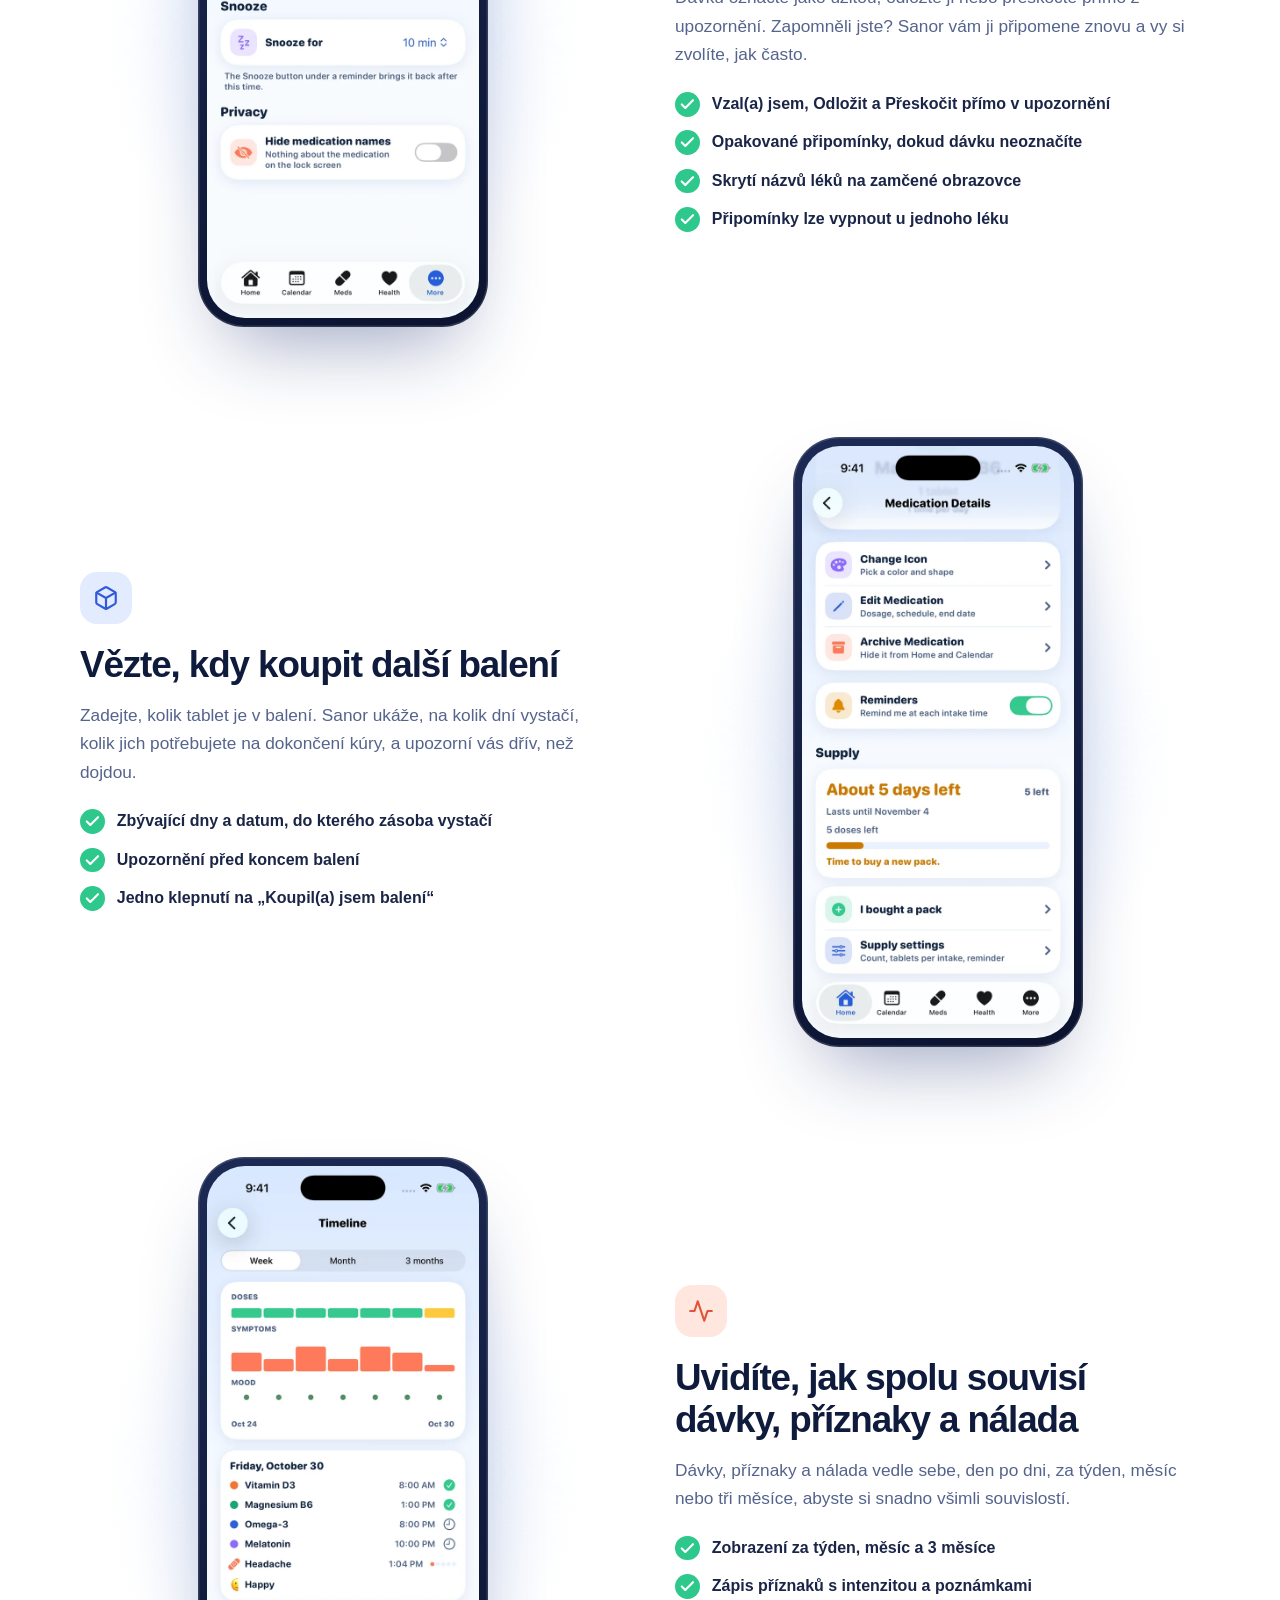
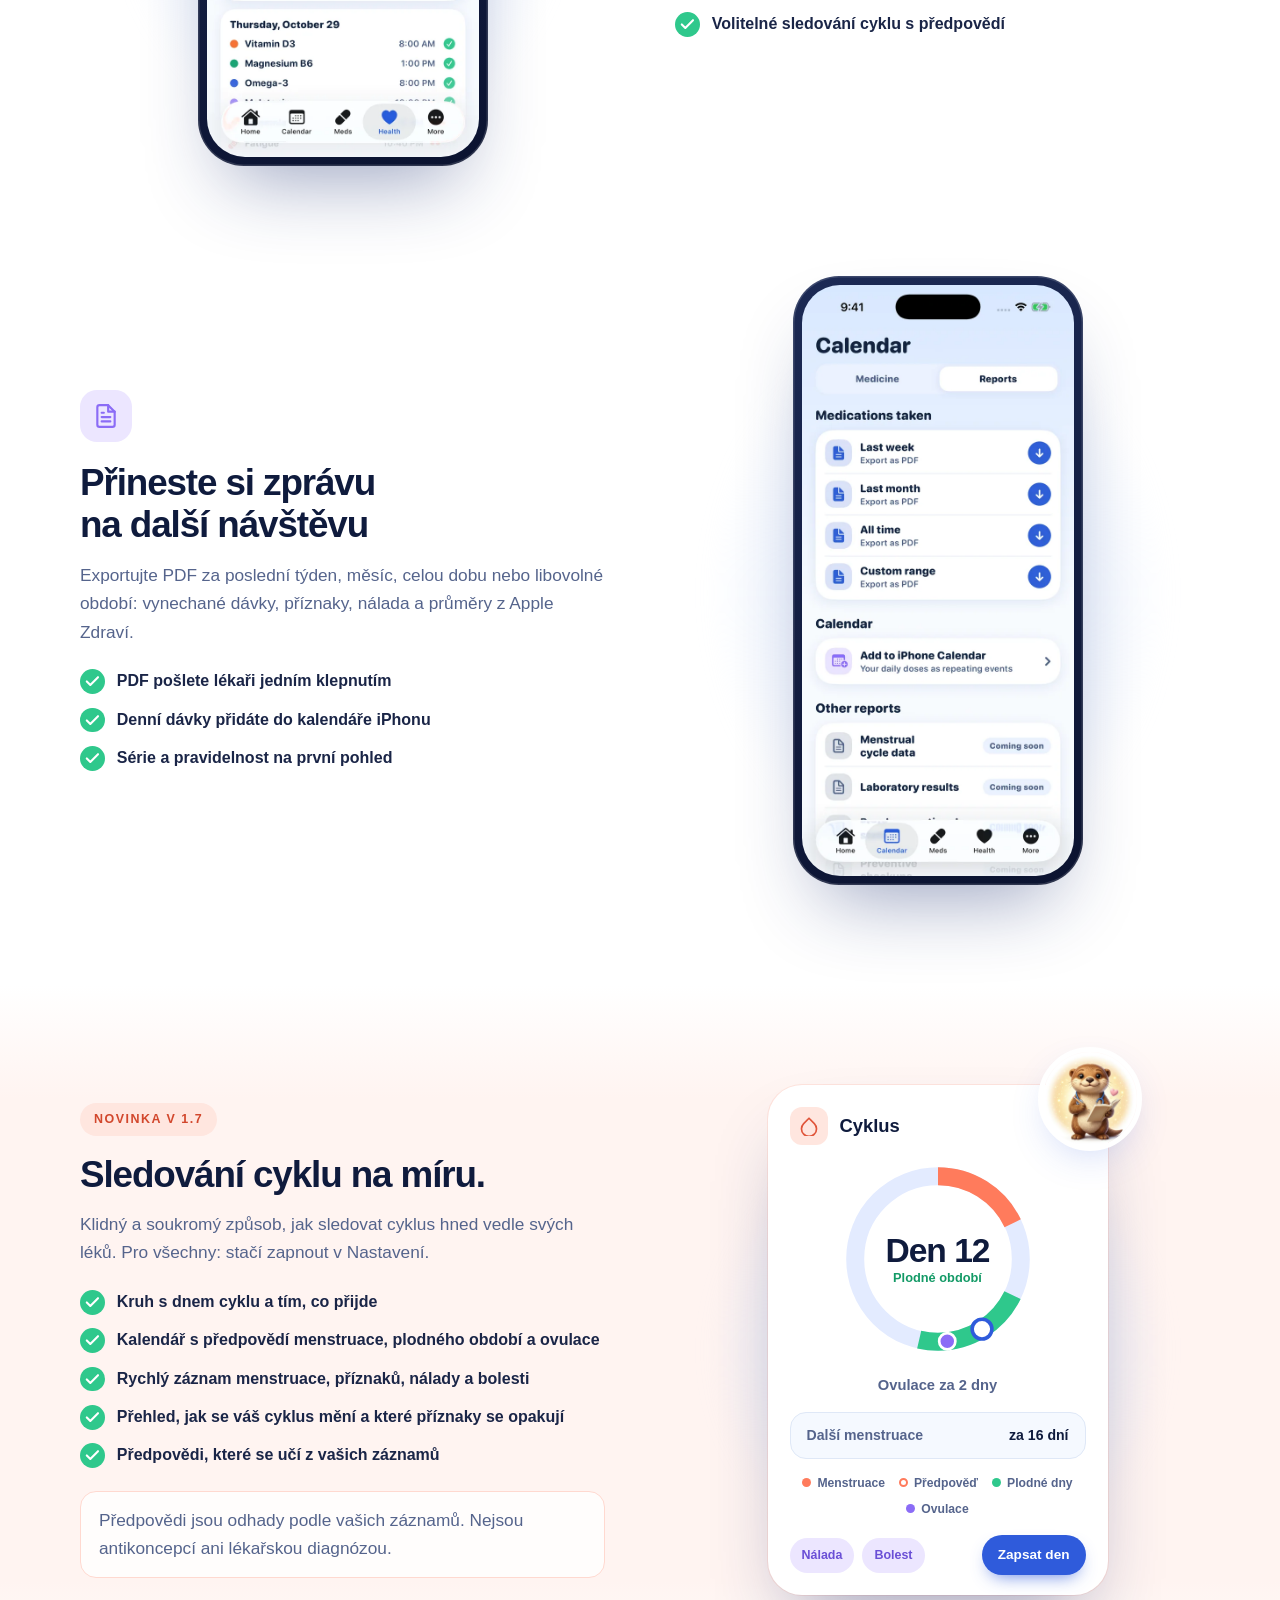
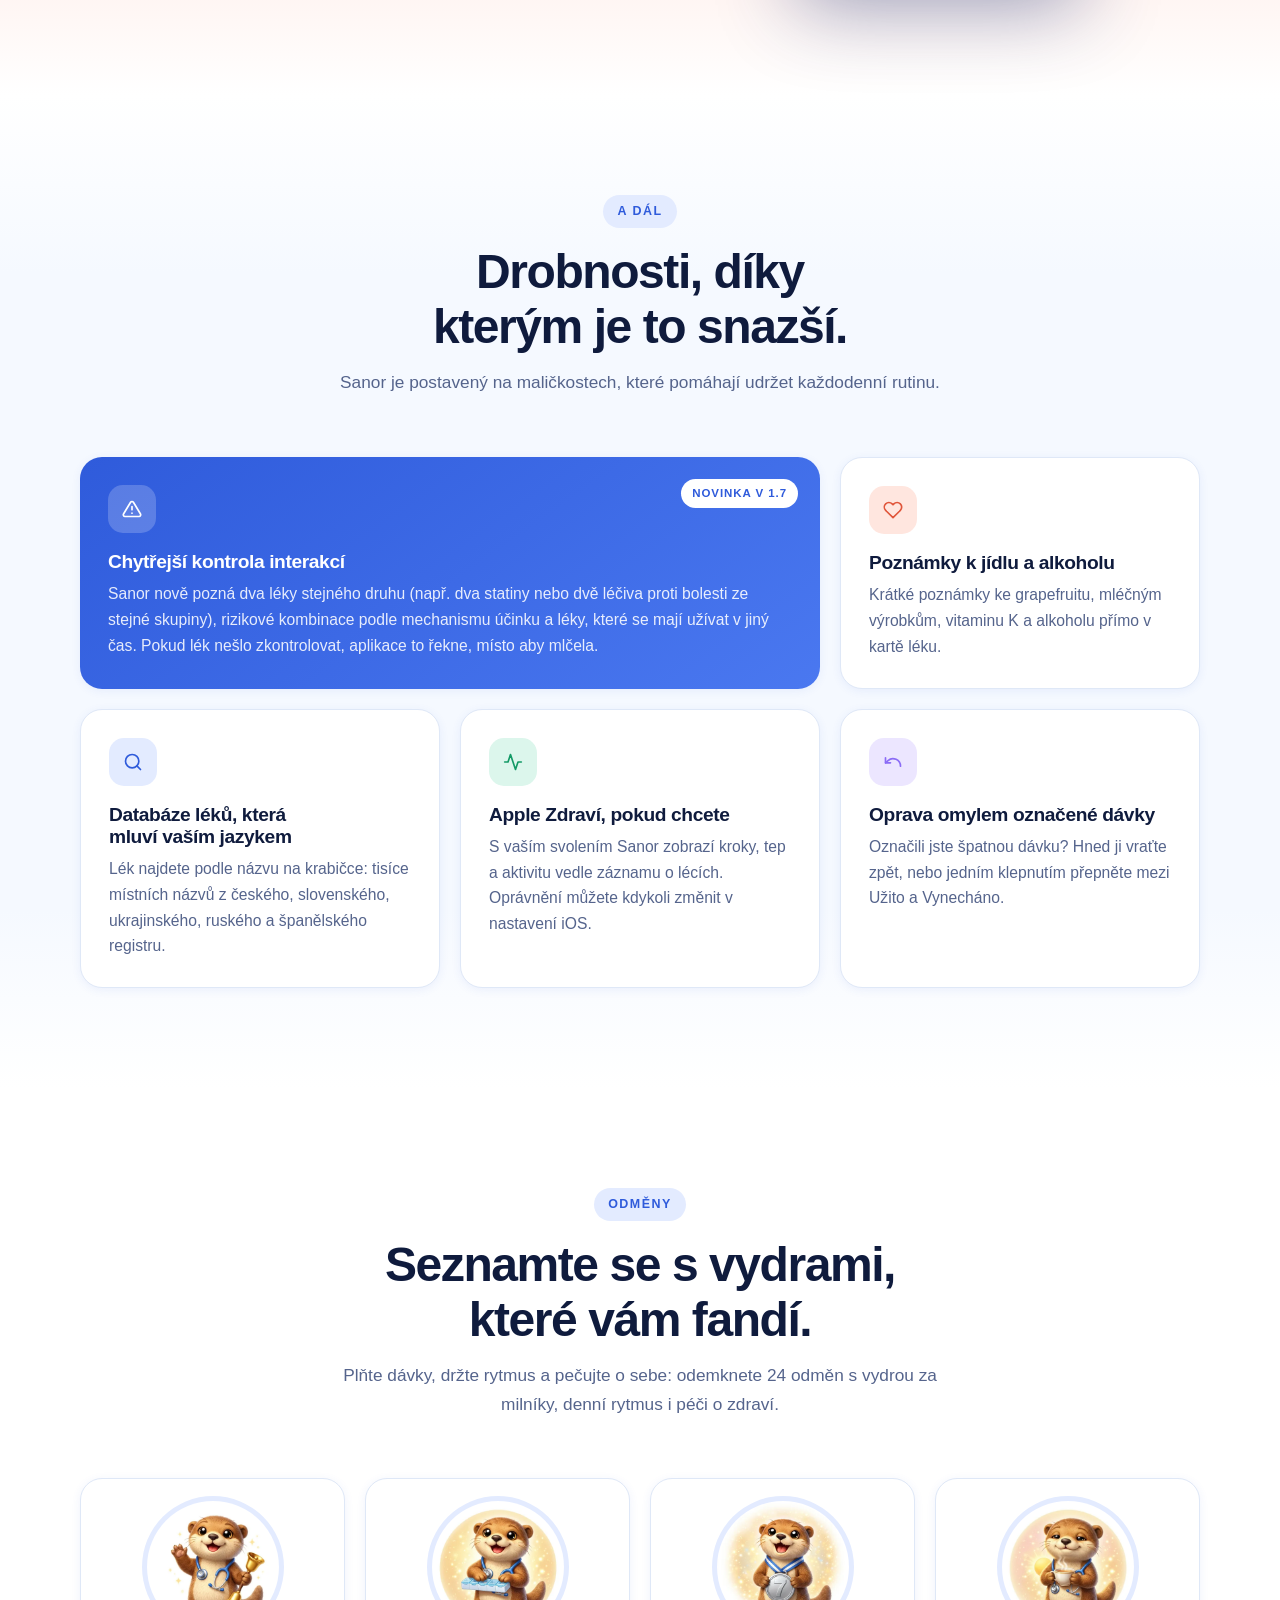
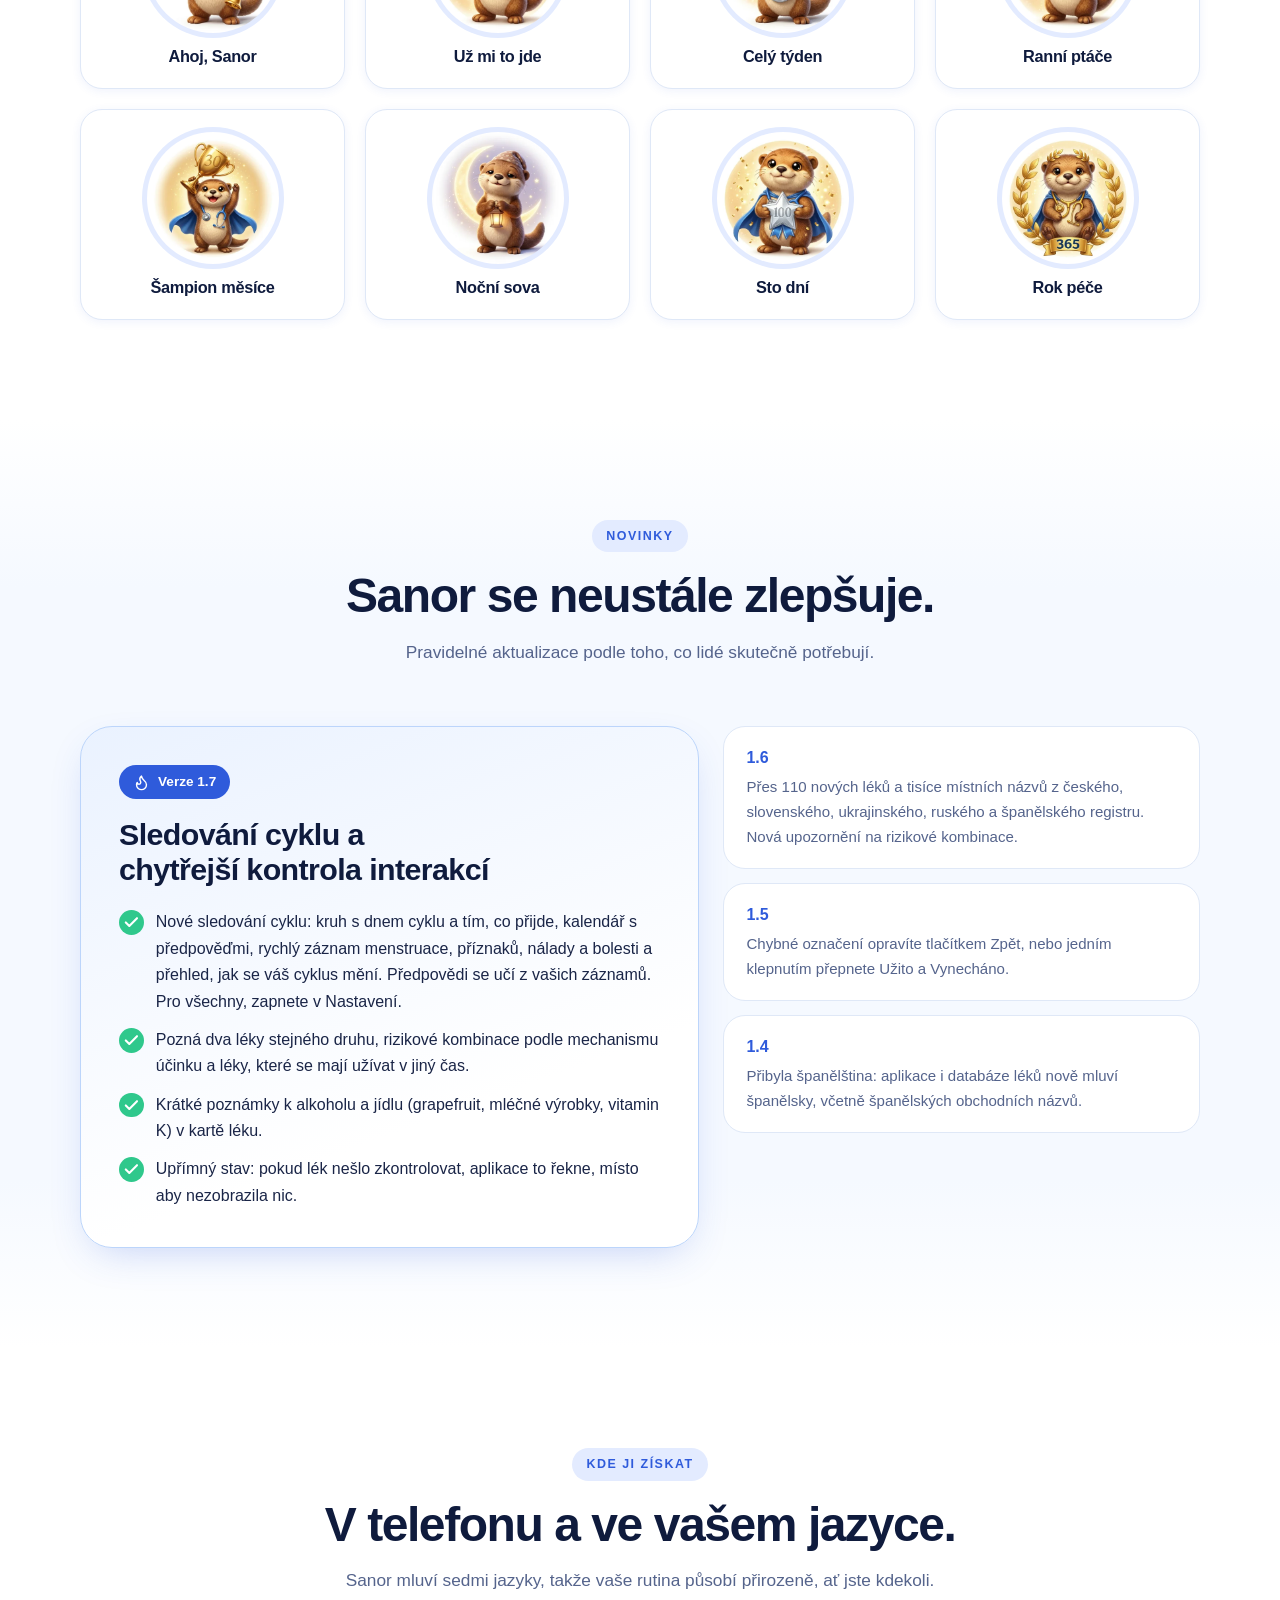
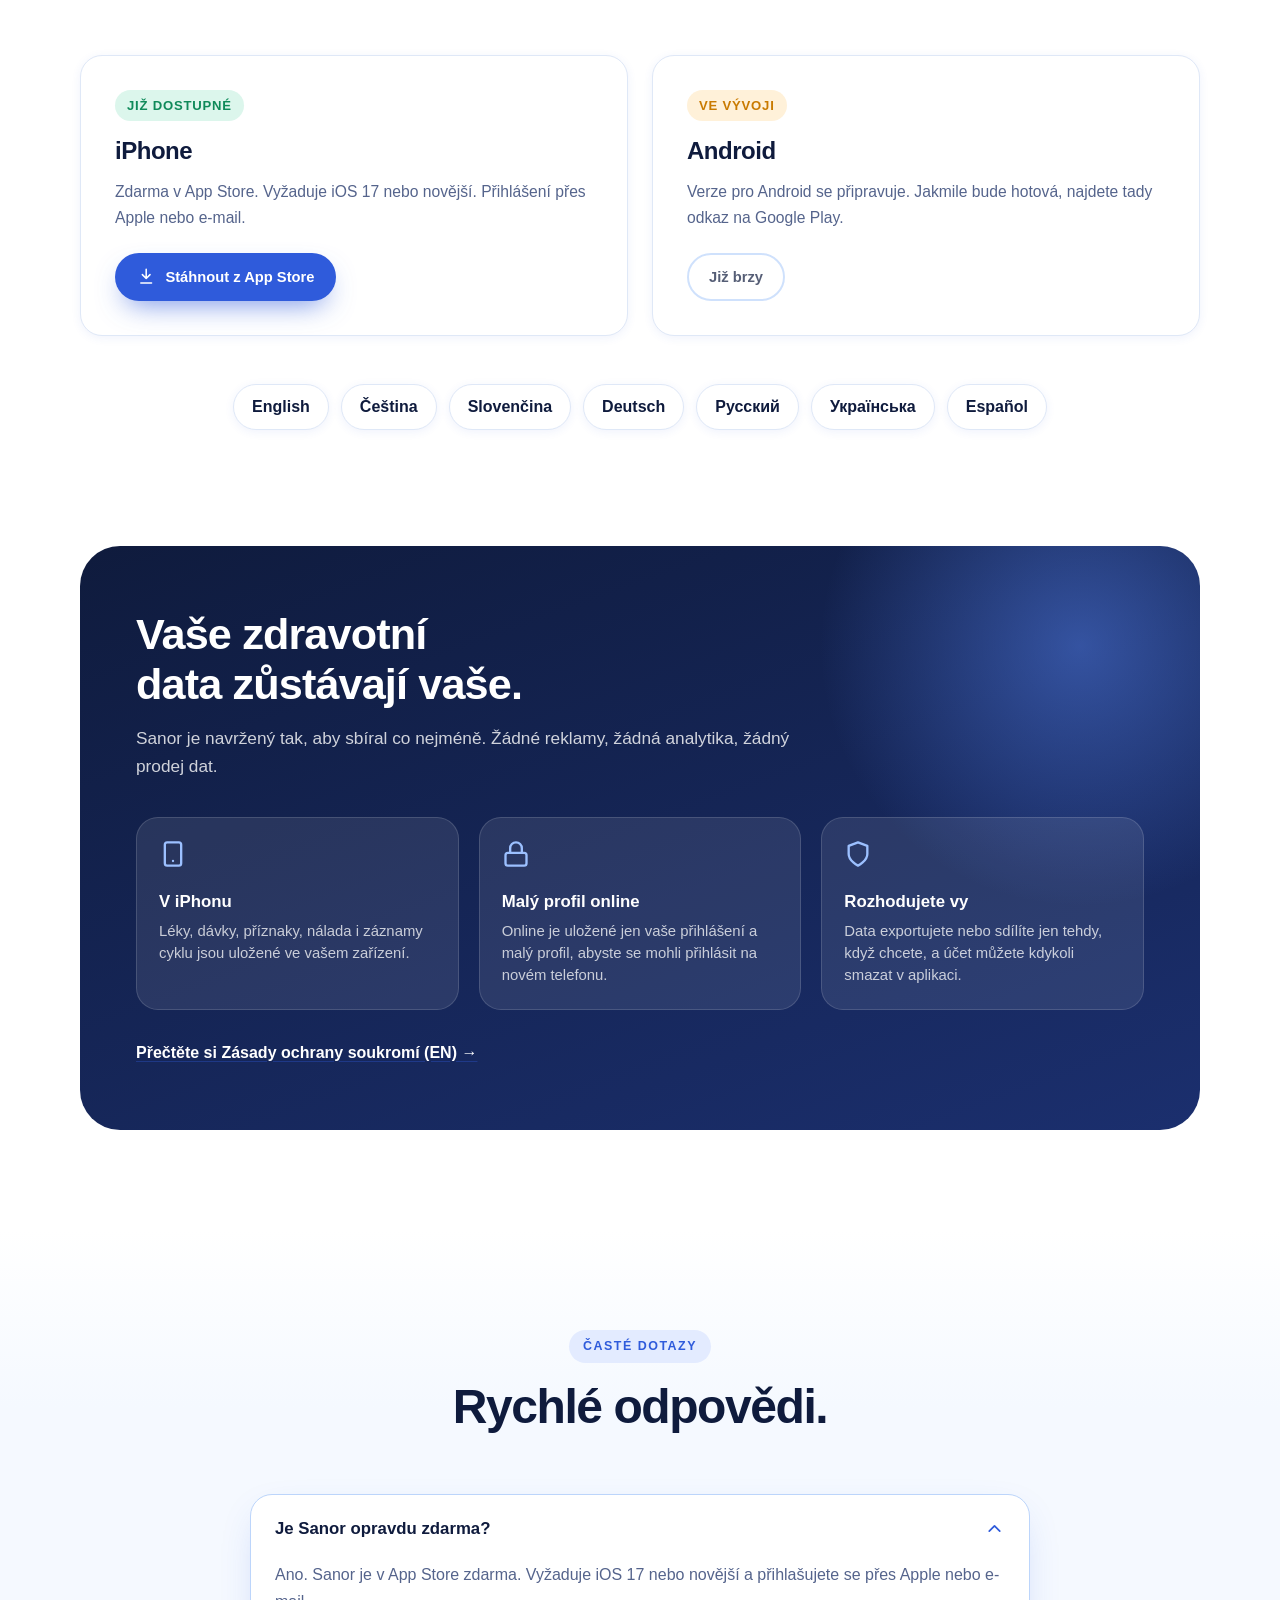
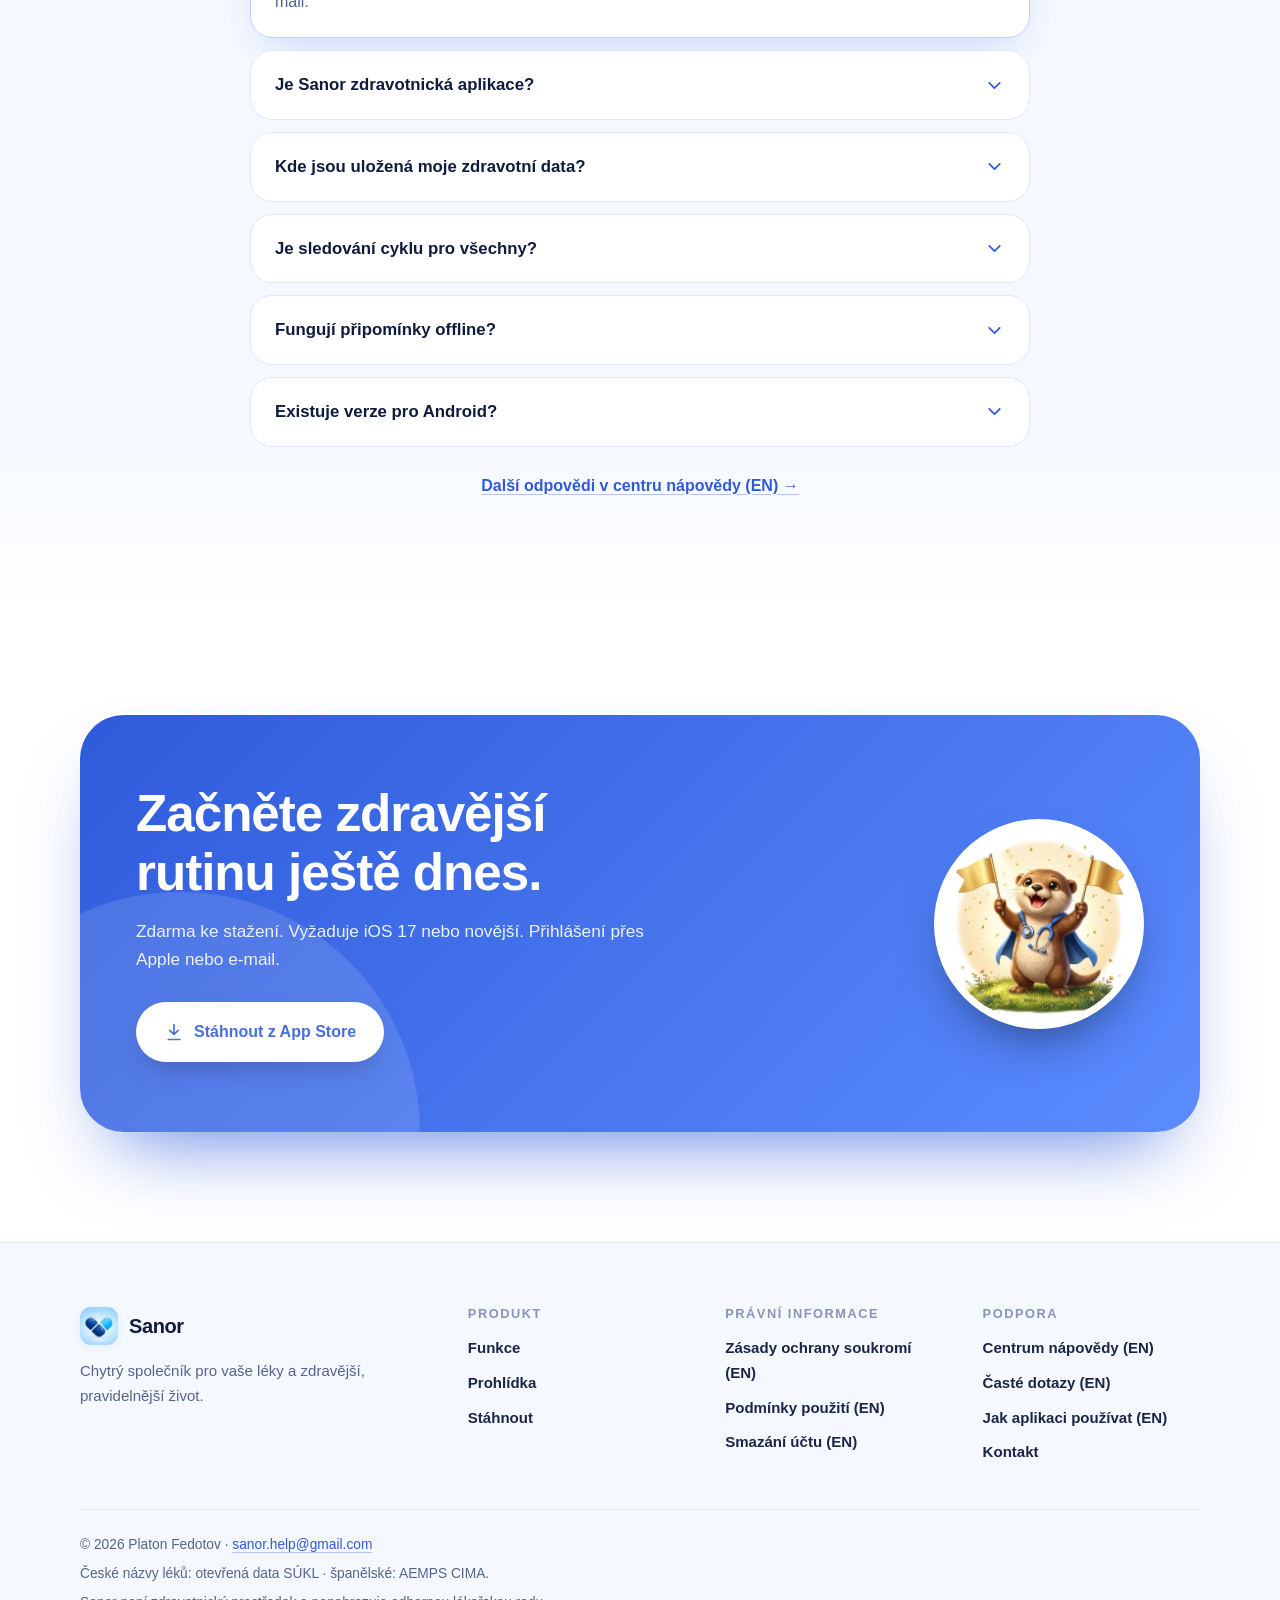
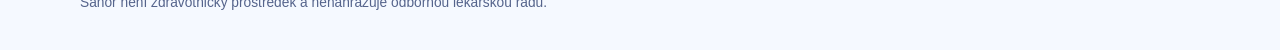
<file: cz/index.html>
<!DOCTYPE html>
<html lang="cs">
<head>
  <meta charset="UTF-8" />
  <meta name="viewport" content="width=device-width, initial-scale=1" />
  <title>Sanor – Připomínky léků, zásoby a zdravotní deník pro iPhone</title>
  <meta name="description" content="Sanor je bezplatná aplikace pro iPhone, která vám připomene užít léky, hlídá zásoby, zapisuje příznaky a náladu a vytvoří PDF zprávu pro lékaře. Vaše zdravotní data zůstávají v telefonu." />
  <meta name="theme-color" content="#e7f0ff" />
  <link rel="icon" href="/icon.jpeg" />
  <link rel="apple-touch-icon" href="/icon.jpeg" />
  <link rel="canonical" href="https://www.sanorapp.com/cz/" />
  <link rel="alternate" hreflang="en" href="https://www.sanorapp.com/" />
  <link rel="alternate" hreflang="cs" href="https://www.sanorapp.com/cz/" />
  <link rel="alternate" hreflang="es" href="https://www.sanorapp.com/es/" />
  <link rel="alternate" hreflang="de" href="https://www.sanorapp.com/de/" />
  <link rel="alternate" hreflang="x-default" href="https://www.sanorapp.com/" />
  <meta name="apple-itunes-app" content="app-id=6766075127" />
  <meta property="og:type" content="website" />
  <meta property="og:site_name" content="Sanor" />
  <meta property="og:title" content="Sanor – Nikdy už nezapomeňte na dávku" />
  <meta property="og:description" content="Sanor je bezplatná aplikace pro iPhone, která vám připomene užít léky, hlídá zásoby, zapisuje příznaky a náladu a vytvoří PDF zprávu pro lékaře. Vaše zdravotní data zůstávají v telefonu." />
  <meta property="og:url" content="https://www.sanorapp.com/cz/" />
  <meta property="og:image" content="https://www.sanorapp.com/icon.jpeg" />
  <meta name="twitter:card" content="summary" />
  <link rel="preload" as="image" href="/assets/shots/home.webp" type="image/webp" />
  <link rel="stylesheet" href="/assets/site.css" />
  <script type="application/ld+json">{"@context": "https://schema.org", "@type": "MobileApplication", "name": "Sanor", "description": "Sanor je bezplatná aplikace pro iPhone, která vám připomene užít léky, hlídá zásoby, zapisuje příznaky a náladu a vytvoří PDF zprávu pro lékaře. Vaše zdravotní data zůstávají v telefonu.", "applicationCategory": "HealthApplication", "operatingSystem": "iOS 17+", "inLanguage": ["en", "cs", "sk", "de", "ru", "uk", "es"], "offers": {"@type": "Offer", "price": "0", "priceCurrency": "USD"}, "downloadUrl": "https://apps.apple.com/cz/app/sanor/id6766075127", "url": "https://www.sanorapp.com/cz/", "image": "https://www.sanorapp.com/icon.jpeg", "author": {"@type": "Person", "name": "Platon Fedotov"}}</script>
</head>
<body>
<a class="sr-only" href="#main">Přeskočit na obsah</a>

<header class="nav">
  <div class="wrap nav-in">
    <a class="brand" href="/cz/" aria-label="Sanor"><img src="/icon.jpeg" alt="" width="38" height="38" />Sanor</a>
    <ul class="nav-links">
      <li><a href="#tour">Prohlídka</a></li>
      <li><a href="#features">Funkce</a></li>
      <li><a href="#rewards">Odměny</a></li>
      <li><a href="#faq">Časté dotazy</a></li>
      <li><a href="/support.html">Podpora</a></li>
    </ul>
    <nav class="lang" aria-label="Language"><a href="/" hreflang="en" lang="en">EN</a><a href="/cz/" hreflang="cs" lang="cs" aria-current="true">CZ</a><a href="/es/" hreflang="es" lang="es">ES</a><a href="/de/" hreflang="de" lang="de">DE</a></nav>
    <a class="btn btn-primary btn-sm" href="https://apps.apple.com/cz/app/sanor/id6766075127">Stáhnout</a>
  </div>
</header>

<main id="main">

  <!-- HERO -->
  <section class="hero">
    <div class="wrap hero-grid">
      <div>
        <a class="pill" href="#cycle"><i></i><span>Novinka v 1.7 · Sledování cyklu a chytřejší interakce</span><svg class="ico" viewBox="0 0 24 24" aria-hidden="true"><path d="M5 12h14m-6-6 6 6-6 6"/></svg></a>
        <h1>Nikdy už <em>nezapomeňte na dávku.</em></h1>
        <p class="hero-sub">Sanor je přátelský společník pro vaše léky: připomínky, na které odpovíte přímo z upozornění, přehled zásob, deník příznaků a nálady a zprávy pro lékaře. Vaše zdravotní data zůstávají v telefonu.</p>
        <div class="hero-cta">
          <a class="btn btn-primary" href="https://apps.apple.com/cz/app/sanor/id6766075127"><svg class="ico" viewBox="0 0 24 24" aria-hidden="true"><path d="M12 3v12m0 0-5-5m5 5 5-5M5 21h14"/></svg>Stáhnout z App Store</a>
          <a class="btn btn-ghost" href="#tour">Jak to funguje</a>
        </div>
        <ul class="chips"><li><svg class="ico" viewBox="0 0 24 24" aria-hidden="true"><path d="M20 6 9 17l-5-5"/></svg>Zdarma ke stažení</li><li><svg class="ico" viewBox="0 0 24 24" aria-hidden="true"><path d="M20 6 9 17l-5-5"/></svg>Data zůstávají v iPhonu</li><li><svg class="ico" viewBox="0 0 24 24" aria-hidden="true"><path d="M20 6 9 17l-5-5"/></svg>Bez reklam a sledování</li><li><svg class="ico" viewBox="0 0 24 24" aria-hidden="true"><path d="M20 6 9 17l-5-5"/></svg>iOS 17 nebo novější</li></ul>
      </div>
      <div class="hero-visual">
        <div class="phone"><img src="/assets/shots/home.webp" alt="Úvodní obrazovka Sanor s dnešními léky, sérií 21 dní a vydrou" width="620" height="1348" fetchpriority="high" decoding="async"></div>
        <img class="hero-otter" src="/assets/otters/otter_hello.webp" alt="Vydra, maskot aplikace Sanor" width="400" height="400" />
        <div class="float float-a"><div class="dot dot-orange"><svg class="ico" viewBox="0 0 24 24" aria-hidden="true"><path d="M8.5 14.5A2.5 2.5 0 0 0 11 12c0-1.4-.5-2-1-3-1.1-2.1-.2-4 2-6 .5 2.5 2 4.9 4 6.5 2 1.6 3 3.5 3 5.5a7 7 0 1 1-14 0c0-1.2.4-2.4 1-3 0 1.3 1 2.5 2.5 2.5z"/></svg></div><div><b>Série 21 dní</b><span>Jen tak dál!</span></div></div>
        <div class="float float-b"><div class="dot dot-green"><svg class="ico" viewBox="0 0 24 24" aria-hidden="true"><path d="M20 6 9 17l-5-5"/></svg></div><div><b>Omega-3 · 20:00</b><span>Označeno jako užité</span></div></div>
        <div class="float float-c"><div class="dot dot-blue"><svg class="ico" viewBox="0 0 24 24" aria-hidden="true"><path d="M21 16V8a2 2 0 0 0-1-1.7l-7-4a2 2 0 0 0-2 0l-7 4A2 2 0 0 0 3 8v8a2 2 0 0 0 1 1.7l7 4a2 2 0 0 0 2 0l7-4a2 2 0 0 0 1-1.7z"/><path d="M3.3 7 12 12l8.7-5M12 22V12"/></svg></div><div><b>Zbývá asi 5 dní</b><span>Čas koupit nové balení</span></div></div>
      </div>
    </div>
  </section>

  <div class="strip wrap"><div class="strip-card reveal"><div class="stat"><b>Zdarma</b><span>ke stažení</span></div><div class="stat"><b>7</b><span>jazyků aplikace</span></div><div class="stat"><b>24</b><span>odměn s vydrou</span></div><div class="stat"><b>0</b><span>reklam a trackerů</span></div></div></div>

  <!-- TOUR -->
  <section class="section" id="tour">
    <div class="wrap">
      <div class="head reveal">
        <span class="eyebrow">Prohlídka aplikace</span>
        <h2>Všechno, co potřebujete, na jednom klidném místě.</h2>
        <p>Od první připomínky po návštěvu lékaře: Sanor vám usnadní každodenní rutinu.</p>
      </div>
      
      <div class="row reveal">
        <div class="row-media"><div class="phone"><img src="/assets/shots/reminders.webp" alt="Nastavení připomínek: připomenout znovu, odložit a skrýt názvy léků" width="620" height="1348" loading="lazy" decoding="async"></div></div>
        <div class="row-text">
          <div class="tagico bg-amber"><svg class="ico" viewBox="0 0 24 24" aria-hidden="true"><path d="M18 8a6 6 0 0 0-12 0c0 7-3 9-3 9h18s-3-2-3-9"/><path d="M13.7 21a2 2 0 0 1-3.4 0"/></svg></div>
          <h3>Připomínky, na které odpovíte jedním klepnutím</h3>
          <p>Dávku označte jako užitou, odložte ji nebo přeskočte přímo z upozornění. Zapomněli jste? Sanor vám ji připomene znovu a vy si zvolíte, jak často.</p>
          <ul class="ticks"><li><svg class="ico" viewBox="0 0 24 24" aria-hidden="true"><path d="M20 6 9 17l-5-5"/></svg><span>Vzal(a) jsem, Odložit a Přeskočit přímo v upozornění</span></li><li><svg class="ico" viewBox="0 0 24 24" aria-hidden="true"><path d="M20 6 9 17l-5-5"/></svg><span>Opakované připomínky, dokud dávku neoznačíte</span></li><li><svg class="ico" viewBox="0 0 24 24" aria-hidden="true"><path d="M20 6 9 17l-5-5"/></svg><span>Skrytí názvů léků na zamčené obrazovce</span></li><li><svg class="ico" viewBox="0 0 24 24" aria-hidden="true"><path d="M20 6 9 17l-5-5"/></svg><span>Připomínky lze vypnout u jednoho léku</span></li></ul>
        </div>
      </div>
      
      <div class="row flip reveal">
        <div class="row-media"><div class="phone"><img src="/assets/shots/supply.webp" alt="Obrazovka zásob léku, zbývá asi 5 dní" width="620" height="1348" loading="lazy" decoding="async"></div></div>
        <div class="row-text">
          <div class="tagico bg-blue"><svg class="ico" viewBox="0 0 24 24" aria-hidden="true"><path d="M21 16V8a2 2 0 0 0-1-1.7l-7-4a2 2 0 0 0-2 0l-7 4A2 2 0 0 0 3 8v8a2 2 0 0 0 1 1.7l7 4a2 2 0 0 0 2 0l7-4a2 2 0 0 0 1-1.7z"/><path d="M3.3 7 12 12l8.7-5M12 22V12"/></svg></div>
          <h3>Vězte, kdy koupit další balení</h3>
          <p>Zadejte, kolik tablet je v balení. Sanor ukáže, na kolik dní vystačí, kolik jich potřebujete na dokončení kúry, a upozorní vás dřív, než dojdou.</p>
          <ul class="ticks"><li><svg class="ico" viewBox="0 0 24 24" aria-hidden="true"><path d="M20 6 9 17l-5-5"/></svg><span>Zbývající dny a datum, do kterého zásoba vystačí</span></li><li><svg class="ico" viewBox="0 0 24 24" aria-hidden="true"><path d="M20 6 9 17l-5-5"/></svg><span>Upozornění před koncem balení</span></li><li><svg class="ico" viewBox="0 0 24 24" aria-hidden="true"><path d="M20 6 9 17l-5-5"/></svg><span>Jedno klepnutí na „Koupil(a) jsem balení“</span></li></ul>
        </div>
      </div>
      
      <div class="row reveal">
        <div class="row-media"><div class="phone"><img src="/assets/shots/timeline.webp" alt="Časová osa dávek, příznaků a nálady za týden" width="620" height="1348" loading="lazy" decoding="async"></div></div>
        <div class="row-text">
          <div class="tagico bg-coral"><svg class="ico" viewBox="0 0 24 24" aria-hidden="true"><path d="M22 12h-4l-3 9L9 3l-3 9H2"/></svg></div>
          <h3>Uvidíte, jak spolu souvisí dávky, příznaky a nálada</h3>
          <p>Dávky, příznaky a nálada vedle sebe, den po dni, za týden, měsíc nebo tři měsíce, abyste si snadno všimli souvislostí.</p>
          <ul class="ticks"><li><svg class="ico" viewBox="0 0 24 24" aria-hidden="true"><path d="M20 6 9 17l-5-5"/></svg><span>Zobrazení za týden, měsíc a 3 měsíce</span></li><li><svg class="ico" viewBox="0 0 24 24" aria-hidden="true"><path d="M20 6 9 17l-5-5"/></svg><span>Zápis příznaků s intenzitou a poznámkami</span></li><li><svg class="ico" viewBox="0 0 24 24" aria-hidden="true"><path d="M20 6 9 17l-5-5"/></svg><span>Volitelné sledování cyklu s předpovědí</span></li></ul>
        </div>
      </div>
      
      <div class="row flip reveal">
        <div class="row-media"><div class="phone"><img src="/assets/shots/reports.webp" alt="Obrazovka zpráv s exportem PDF za týden, měsíc, celou dobu nebo vlastní období" width="620" height="1348" loading="lazy" decoding="async"></div></div>
        <div class="row-text">
          <div class="tagico bg-purple"><svg class="ico" viewBox="0 0 24 24" aria-hidden="true"><path d="M14 2H6a2 2 0 0 0-2 2v16a2 2 0 0 0 2 2h12a2 2 0 0 0 2-2V8z"/><path d="M14 2v6h6M16 13H8M16 17H8M10 9H8"/></svg></div>
          <h3>Přineste si zprávu na další návštěvu</h3>
          <p>Exportujte PDF za poslední týden, měsíc, celou dobu nebo libovolné období: vynechané dávky, příznaky, nálada a průměry z Apple Zdraví.</p>
          <ul class="ticks"><li><svg class="ico" viewBox="0 0 24 24" aria-hidden="true"><path d="M20 6 9 17l-5-5"/></svg><span>PDF pošlete lékaři jedním klepnutím</span></li><li><svg class="ico" viewBox="0 0 24 24" aria-hidden="true"><path d="M20 6 9 17l-5-5"/></svg><span>Denní dávky přidáte do kalendáře iPhonu</span></li><li><svg class="ico" viewBox="0 0 24 24" aria-hidden="true"><path d="M20 6 9 17l-5-5"/></svg><span>Série a pravidelnost na první pohled</span></li></ul>
        </div>
      </div>
    </div>
  </section>

  <!-- CYCLE (new in 1.7) -->
  <section class="section section-warm" id="cycle">
    <div class="wrap">
      <div class="row flip reveal">
        <div class="row-media"><div class="cy-visual">
          <div class="cy-card" aria-hidden="true">
            <div class="cy-head"><span class="tagico bg-coral"><svg class="ico" viewBox="0 0 24 24" aria-hidden="true"><path d="M12 2.7 5.6 9.1a9 9 0 1 0 12.8 0z"/></svg></span><b>Cyklus</b></div>
            <div class="cy-ring"><svg viewBox="0 0 240 240" aria-hidden="true"><circle cx="120" cy="120" r="92" fill="none" stroke="#e3ebff" stroke-width="20"/><circle cx="120" cy="120" r="92" fill="none" stroke="#ff7b5c" stroke-width="20" stroke-dasharray="103.2 578.1" stroke-dashoffset="0.0" transform="rotate(-90 120 120)"/><circle cx="120" cy="120" r="92" fill="none" stroke="#2fc88c" stroke-width="20" stroke-dasharray="123.9 578.1" stroke-dashoffset="-185.8" transform="rotate(-90 120 120)"/><circle cx="130.3" cy="211.4" r="9" fill="#8b6cf6" stroke="#fff" stroke-width="3"/><circle cx="168.9" cy="197.9" r="11" fill="#fff" stroke="#2f5bdb" stroke-width="4"/></svg><div class="cy-center"><b>Den 12</b><span>Plodné období</span></div></div>
            <p class="cy-line">Ovulace za 2 dny</p>
            <div class="cy-next"><span>Další menstruace</span><b>za 16 dní</b></div>
            <ul class="cy-legend"><li><i class="lp"></i>Menstruace</li><li><i class="lf"></i>Předpověď</li><li><i class="lg"></i>Plodné dny</li><li><i class="lo"></i>Ovulace</li></ul>
            <div class="cy-actions"><span class="cy-chip">Nálada</span><span class="cy-chip">Bolest</span><span class="cy-btn">Zapsat den</span></div>
          </div>
          <img class="cy-otter" src="/assets/otters/otter_mood_diary.webp" alt="" width="400" height="400" loading="lazy" decoding="async">
        </div></div>
        <div class="row-text">
          <span class="eyebrow eyebrow-coral">Novinka v 1.7</span>
          <h3>Sledování cyklu na míru.</h3>
          <p>Klidný a soukromý způsob, jak sledovat cyklus hned vedle svých léků. Pro všechny: stačí zapnout v Nastavení.</p>
          <ul class="ticks"><li><svg class="ico" viewBox="0 0 24 24" aria-hidden="true"><path d="M20 6 9 17l-5-5"/></svg><span>Kruh s dnem cyklu a tím, co přijde</span></li><li><svg class="ico" viewBox="0 0 24 24" aria-hidden="true"><path d="M20 6 9 17l-5-5"/></svg><span>Kalendář s předpovědí menstruace, plodného období a ovulace</span></li><li><svg class="ico" viewBox="0 0 24 24" aria-hidden="true"><path d="M20 6 9 17l-5-5"/></svg><span>Rychlý záznam menstruace, příznaků, nálady a bolesti</span></li><li><svg class="ico" viewBox="0 0 24 24" aria-hidden="true"><path d="M20 6 9 17l-5-5"/></svg><span>Přehled, jak se váš cyklus mění a které příznaky se opakují</span></li><li><svg class="ico" viewBox="0 0 24 24" aria-hidden="true"><path d="M20 6 9 17l-5-5"/></svg><span>Předpovědi, které se učí z vašich záznamů</span></li></ul>
          <p class="cy-note">Předpovědi jsou odhady podle vašich záznamů. Nejsou antikoncepcí ani lékařskou diagnózou.</p>
        </div>
      </div>
    </div>
  </section>

  <!-- FEATURES -->
  <section class="section section-tint" id="features">
    <div class="wrap">
      <div class="head reveal">
        <span class="eyebrow">A dál</span>
        <h2>Drobnosti, díky kterým je to snazší.</h2>
        <p>Sanor je postavený na maličkostech, které pomáhají udržet každodenní rutinu.</p>
      </div>
      <div class="bento">
        
        <div class="card card-new span-4 reveal"><span class="badge-new">Novinka v 1.7</span>
          <div class="tagico bg-blue"><svg class="ico" viewBox="0 0 24 24" aria-hidden="true"><path d="M10.3 3.9 1.8 18a2 2 0 0 0 1.7 3h17a2 2 0 0 0 1.7-3L13.7 3.9a2 2 0 0 0-3.4 0z"/><path d="M12 9v4M12 17h.01"/></svg></div>
          <h3>Chytřejší kontrola interakcí</h3>
          <p>Sanor nově pozná dva léky stejného druhu (např. dva statiny nebo dvě léčiva proti bolesti ze stejné skupiny), rizikové kombinace podle mechanismu účinku a léky, které se mají užívat v jiný čas. Pokud lék nešlo zkontrolovat, aplikace to řekne, místo aby mlčela.</p>
        </div>
        
        <div class="card span-2 reveal">
          <div class="tagico bg-coral"><svg class="ico" viewBox="0 0 24 24" aria-hidden="true"><path d="M20.8 4.6a5.5 5.5 0 0 0-7.8 0L12 5.7l-1-1.1a5.5 5.5 0 0 0-7.8 7.8l1 1.1L12 21.2l7.8-7.7 1-1.1a5.5 5.5 0 0 0 0-7.8z"/></svg></div>
          <h3>Poznámky k jídlu a alkoholu</h3>
          <p>Krátké poznámky ke grapefruitu, mléčným výrobkům, vitaminu K a alkoholu přímo v kartě léku.</p>
        </div>
        
        <div class="card span-2 reveal">
          <div class="tagico bg-blue"><svg class="ico" viewBox="0 0 24 24" aria-hidden="true"><circle cx="11" cy="11" r="8"/><path d="m21 21-4.3-4.3"/></svg></div>
          <h3>Databáze léků, která mluví vaším jazykem</h3>
          <p>Lék najdete podle názvu na krabičce: tisíce místních názvů z českého, slovenského, ukrajinského, ruského a španělského registru.</p>
        </div>
        
        <div class="card span-2 reveal">
          <div class="tagico bg-green"><svg class="ico" viewBox="0 0 24 24" aria-hidden="true"><path d="M22 12h-4l-3 9L9 3l-3 9H2"/></svg></div>
          <h3>Apple Zdraví, pokud chcete</h3>
          <p>S vaším svolením Sanor zobrazí kroky, tep a aktivitu vedle záznamu o lécích. Oprávnění můžete kdykoli změnit v nastavení iOS.</p>
        </div>
        
        <div class="card span-2 reveal">
          <div class="tagico bg-purple"><svg class="ico" viewBox="0 0 24 24" aria-hidden="true"><path d="M3 7v6h6"/><path d="M21 17a9 9 0 0 0-15-6.7L3 13"/></svg></div>
          <h3>Oprava omylem označené dávky</h3>
          <p>Označili jste špatnou dávku? Hned ji vraťte zpět, nebo jedním klepnutím přepněte mezi Užito a Vynecháno.</p>
        </div>
      </div>
    </div>
  </section>

  <!-- REWARDS -->
  <section class="section" id="rewards">
    <div class="wrap">
      <div class="head reveal">
        <span class="eyebrow">Odměny</span>
        <h2>Seznamte se s vydrami, které vám fandí.</h2>
        <p>Plňte dávky, držte rytmus a pečujte o sebe: odemknete 24 odměn s vydrou za milníky, denní rytmus i péči o zdraví.</p>
      </div>
      <div class="rewards-grid"><div class="card award reveal"><img src="/assets/otters/otter_hello.webp" alt="" width="400" height="400" loading="lazy" decoding="async"><h3>Ahoj, Sanor</h3></div><div class="card award reveal"><img src="/assets/otters/otter_fifty_doses.webp" alt="" width="400" height="400" loading="lazy" decoding="async"><h3>Už mi to jde</h3></div><div class="card award reveal"><img src="/assets/otters/otter_seven_day.webp" alt="" width="400" height="400" loading="lazy" decoding="async"><h3>Celý týden</h3></div><div class="card award reveal"><img src="/assets/otters/otter_early_bird.webp" alt="" width="400" height="400" loading="lazy" decoding="async"><h3>Ranní ptáče</h3></div><div class="card award reveal"><img src="/assets/otters/otter_thirty_day.webp" alt="" width="400" height="400" loading="lazy" decoding="async"><h3>Šampion měsíce</h3></div><div class="card award reveal"><img src="/assets/otters/otter_night_owl.webp" alt="" width="400" height="400" loading="lazy" decoding="async"><h3>Noční sova</h3></div><div class="card award reveal"><img src="/assets/otters/otter_hundred_days.webp" alt="" width="400" height="400" loading="lazy" decoding="async"><h3>Sto dní</h3></div><div class="card award reveal"><img src="/assets/otters/otter_year_of_care.webp" alt="" width="400" height="400" loading="lazy" decoding="async"><h3>Rok péče</h3></div></div>
    </div>
  </section>

  <!-- WHAT'S NEW -->
  <section class="section section-tint" id="news">
    <div class="wrap">
      <div class="head reveal">
        <span class="eyebrow">Novinky</span>
        <h2>Sanor se neustále zlepšuje.</h2>
        <p>Pravidelné aktualizace podle toho, co lidé skutečně potřebují.</p>
      </div>
      <div class="news">
        <div class="news-main reveal">
          <span class="ver"><svg class="ico" viewBox="0 0 24 24" aria-hidden="true"><path d="M8.5 14.5A2.5 2.5 0 0 0 11 12c0-1.4-.5-2-1-3-1.1-2.1-.2-4 2-6 .5 2.5 2 4.9 4 6.5 2 1.6 3 3.5 3 5.5a7 7 0 1 1-14 0c0-1.2.4-2.4 1-3 0 1.3 1 2.5 2.5 2.5z"/></svg>Verze 1.7</span>
          <h3>Sledování cyklu a chytřejší kontrola interakcí</h3>
          <ul class="ticks"><li><svg class="ico" viewBox="0 0 24 24" aria-hidden="true"><path d="M20 6 9 17l-5-5"/></svg><span>Nové sledování cyklu: kruh s dnem cyklu a tím, co přijde, kalendář s předpověďmi, rychlý záznam menstruace, příznaků, nálady a bolesti a přehled, jak se váš cyklus mění. Předpovědi se učí z vašich záznamů. Pro všechny, zapnete v Nastavení.</span></li><li><svg class="ico" viewBox="0 0 24 24" aria-hidden="true"><path d="M20 6 9 17l-5-5"/></svg><span>Pozná dva léky stejného druhu, rizikové kombinace podle mechanismu účinku a léky, které se mají užívat v jiný čas.</span></li><li><svg class="ico" viewBox="0 0 24 24" aria-hidden="true"><path d="M20 6 9 17l-5-5"/></svg><span>Krátké poznámky k alkoholu a jídlu (grapefruit, mléčné výrobky, vitamin K) v kartě léku.</span></li><li><svg class="ico" viewBox="0 0 24 24" aria-hidden="true"><path d="M20 6 9 17l-5-5"/></svg><span>Upřímný stav: pokud lék nešlo zkontrolovat, aplikace to řekne, místo aby nezobrazila nic.</span></li></ul>
        </div>
        <div class="old-list"><div class="old reveal"><b>1.6</b><p>Přes 110 nových léků a tisíce místních názvů z českého, slovenského, ukrajinského, ruského a španělského registru. Nová upozornění na rizikové kombinace.</p></div><div class="old reveal"><b>1.5</b><p>Chybné označení opravíte tlačítkem Zpět, nebo jedním klepnutím přepnete Užito a Vynecháno.</p></div><div class="old reveal"><b>1.4</b><p>Přibyla španělština: aplikace i databáze léků nově mluví španělsky, včetně španělských obchodních názvů.</p></div></div>
      </div>
    </div>
  </section>

  <!-- PLATFORMS -->
  <section class="section" id="download-info">
    <div class="wrap">
      <div class="head reveal">
        <span class="eyebrow">Kde ji získat</span>
        <h2>V telefonu a ve vašem jazyce.</h2>
        <p>Sanor mluví sedmi jazyky, takže vaše rutina působí přirozeně, ať jste kdekoli.</p>
      </div>
      <div class="plat">
        <div class="card reveal">
          <span class="status live">Již dostupné</span>
          <h3>iPhone</h3>
          <p>Zdarma v App Store. Vyžaduje iOS 17 nebo novější. Přihlášení přes Apple nebo e-mail.</p>
          <a class="btn btn-primary btn-sm" href="https://apps.apple.com/cz/app/sanor/id6766075127"><svg class="ico" viewBox="0 0 24 24" aria-hidden="true"><path d="M12 3v12m0 0-5-5m5 5 5-5M5 21h14"/></svg>Stáhnout z App Store</a>
        </div>
        <div class="card reveal">
          <span class="status soon">Ve vývoji</span>
          <h3>Android</h3>
          <p>Verze pro Android se připravuje. Jakmile bude hotová, najdete tady odkaz na Google Play.</p>
          <span class="btn btn-ghost btn-sm" aria-disabled="true" style="pointer-events:none;opacity:.7">Již brzy</span>
        </div>
      </div>
      <ul class="langs reveal"><li>English</li><li>Čeština</li><li>Slovenčina</li><li>Deutsch</li><li>Русский</li><li>Українська</li><li>Español</li></ul>
    </div>
  </section>

  <!-- PRIVACY -->
  <section class="section" style="padding-top:0">
    <div class="wrap">
      <div class="privacy-band reveal">
        <h2>Vaše zdravotní data zůstávají vaše.</h2>
        <p>Sanor je navržený tak, aby sbíral co nejméně. Žádné reklamy, žádná analytika, žádný prodej dat.</p>
        <div class="p3"><div><svg class="ico" viewBox="0 0 24 24" aria-hidden="true"><rect x="5" y="2" width="14" height="20" rx="2"/><path d="M12 18h.01"/></svg><b>V iPhonu</b><span>Léky, dávky, příznaky, nálada i záznamy cyklu jsou uložené ve vašem zařízení.</span></div><div><svg class="ico" viewBox="0 0 24 24" aria-hidden="true"><rect x="3" y="11" width="18" height="11" rx="2"/><path d="M7 11V7a5 5 0 0 1 10 0v4"/></svg><b>Malý profil online</b><span>Online je uložené jen vaše přihlášení a malý profil, abyste se mohli přihlásit na novém telefonu.</span></div><div><svg class="ico" viewBox="0 0 24 24" aria-hidden="true"><path d="M12 22s8-4 8-10V5l-8-3-8 3v7c0 6 8 10 8 10z"/></svg><b>Rozhodujete vy</b><span>Data exportujete nebo sdílíte jen tehdy, když chcete, a účet můžete kdykoli smazat v aplikaci.</span></div></div>
        <a class="more" href="/privacy.html">Přečtěte si Zásady ochrany soukromí (EN) →</a>
      </div>
    </div>
  </section>

  <!-- FAQ -->
  <section class="section section-tint" id="faq">
    <div class="wrap">
      <div class="head reveal">
        <span class="eyebrow">Časté dotazy</span>
        <h2>Rychlé odpovědi.</h2>
      </div>
      <div class="faq reveal"><div class="faq-item open"><button class="faq-q" type="button">Je Sanor opravdu zdarma?<svg class="ico" viewBox="0 0 24 24" aria-hidden="true"><path d="m6 9 6 6 6-6"/></svg></button><div class="faq-a"><p>Ano. Sanor je v App Store zdarma. Vyžaduje iOS 17 nebo novější a přihlašujete se přes Apple nebo e-mail.</p></div></div><div class="faq-item"><button class="faq-q" type="button">Je Sanor zdravotnická aplikace?<svg class="ico" viewBox="0 0 24 24" aria-hidden="true"><path d="m6 9 6 6 6-6"/></svg></button><div class="faq-a"><p>Ne. Sanor nenahrazuje lékaře, lékárníka ani lékařskou radu. Pomáhá vám uspořádat si rozvrh a být důsledný. Když Sanor zobrazí možnou interakci, poraďte se s lékařem nebo lékárníkem. Pokud upozornění nevidíte, neznamená to, že je kombinace bezpečná.</p></div></div><div class="faq-item"><button class="faq-q" type="button">Kde jsou uložená moje zdravotní data?<svg class="ico" viewBox="0 0 24 24" aria-hidden="true"><path d="m6 9 6 6 6-6"/></svg></button><div class="faq-a"><p>Léky, dávky, příznaky, poznámky o náladě a záznamy cyklu jsou uložené ve vašem iPhonu. Účet a malý profil jsou uložené u Google Firebase, abyste se mohli přihlásit na novém telefonu. Data neprodáváme, nezobrazujeme reklamy a nesledujeme vás.</p></div></div><div class="faq-item"><button class="faq-q" type="button">Je sledování cyklu pro všechny?<svg class="ico" viewBox="0 0 24 24" aria-hidden="true"><path d="m6 9 6 6 6-6"/></svg></button><div class="faq-a"><p>Ano. Sledování cyklu je pro všechny: zapnete ho v Nastavení a objeví se na záložce Zdraví. Záznamy cyklu jsou uložené ve vašem iPhonu stejně jako ostatní zdravotní záznamy.</p><p>Předpovědi jsou odhady podle vašich záznamů. Nejsou antikoncepcí ani lékařskou diagnózou.</p></div></div><div class="faq-item"><button class="faq-q" type="button">Fungují připomínky offline?<svg class="ico" viewBox="0 0 24 24" aria-hidden="true"><path d="m6 9 6 6 6-6"/></svg></button><div class="faq-a"><p>Ano. Připomínky se plánují přímo v telefonu, takže fungují i bez připojení k internetu.</p></div></div><div class="faq-item"><button class="faq-q" type="button">Existuje verze pro Android?<svg class="ico" viewBox="0 0 24 24" aria-hidden="true"><path d="m6 9 6 6 6-6"/></svg></button><div class="faq-a"><p>Připravuje se. Jakmile bude hotová, najdete na této stránce odkaz na Google Play.</p></div></div></div>
      <p class="faq-more"><a href="/support.html#faq">Další odpovědi v centru nápovědy (EN) →</a></p>
    </div>
  </section>

  <!-- CTA -->
  <section class="cta" id="download" style="padding-top:100px">
    <div class="wrap">
      <div class="cta-card reveal">
        <div>
          <h2>Začněte zdravější rutinu ještě dnes.</h2>
          <p>Zdarma ke stažení. Vyžaduje iOS 17 nebo novější. Přihlášení přes Apple nebo e-mail.</p>
          <a class="btn btn-light" href="https://apps.apple.com/cz/app/sanor/id6766075127"><svg class="ico" viewBox="0 0 24 24" aria-hidden="true"><path d="M12 3v12m0 0-5-5m5 5 5-5M5 21h14"/></svg>Stáhnout z App Store</a>
        </div>
        <img src="/assets/otters/otter_weekend_hero.webp" alt="Vydra, maskot aplikace Sanor" width="400" height="400" loading="lazy" />
      </div>
    </div>
  </section>

</main>

<footer class="footer">
  <div class="wrap">
    <div class="foot-grid">
      <div>
        <a class="brand" href="/cz/"><img src="/icon.jpeg" alt="" width="38" height="38" />Sanor</a>
        <p>Chytrý společník pro vaše léky a zdravější, pravidelnější život.</p>
      </div>
      <div>
        <h4>Produkt</h4>
        <ul>
          <li><a href="#features">Funkce</a></li>
          <li><a href="#tour">Prohlídka</a></li>
          <li><a href="#download">Stáhnout</a></li>
        </ul>
      </div>
      <div>
        <h4>Právní informace</h4>
        <ul>
          <li><a href="/privacy.html">Zásady ochrany soukromí (EN)</a></li>
          <li><a href="/terms.html">Podmínky použití (EN)</a></li>
          <li><a href="/delete-account.html">Smazání účtu (EN)</a></li>
        </ul>
      </div>
      <div>
        <h4>Podpora</h4>
        <ul>
          <li><a href="/support.html">Centrum nápovědy (EN)</a></li>
          <li><a href="/support.html#faq">Časté dotazy (EN)</a></li>
          <li><a href="/support.html#how-to">Jak aplikaci používat (EN)</a></li>
          <li><a href="mailto:sanor.help@gmail.com">Kontakt</a></li>
        </ul>
      </div>
    </div>
    <div class="foot-bottom">
      <p>© 2026 Platon Fedotov · <a href="mailto:sanor.help@gmail.com">sanor.help@gmail.com</a></p>
      <p>České názvy léků: otevřená data SÚKL · španělské: AEMPS CIMA.</p>
      <p>Sanor není zdravotnický prostředek a nenahrazuje odbornou lékařskou radu.</p>
    </div>
  </div>
</footer>

<script src="/assets/site.js" defer></script>
</body>
</html>
</file>
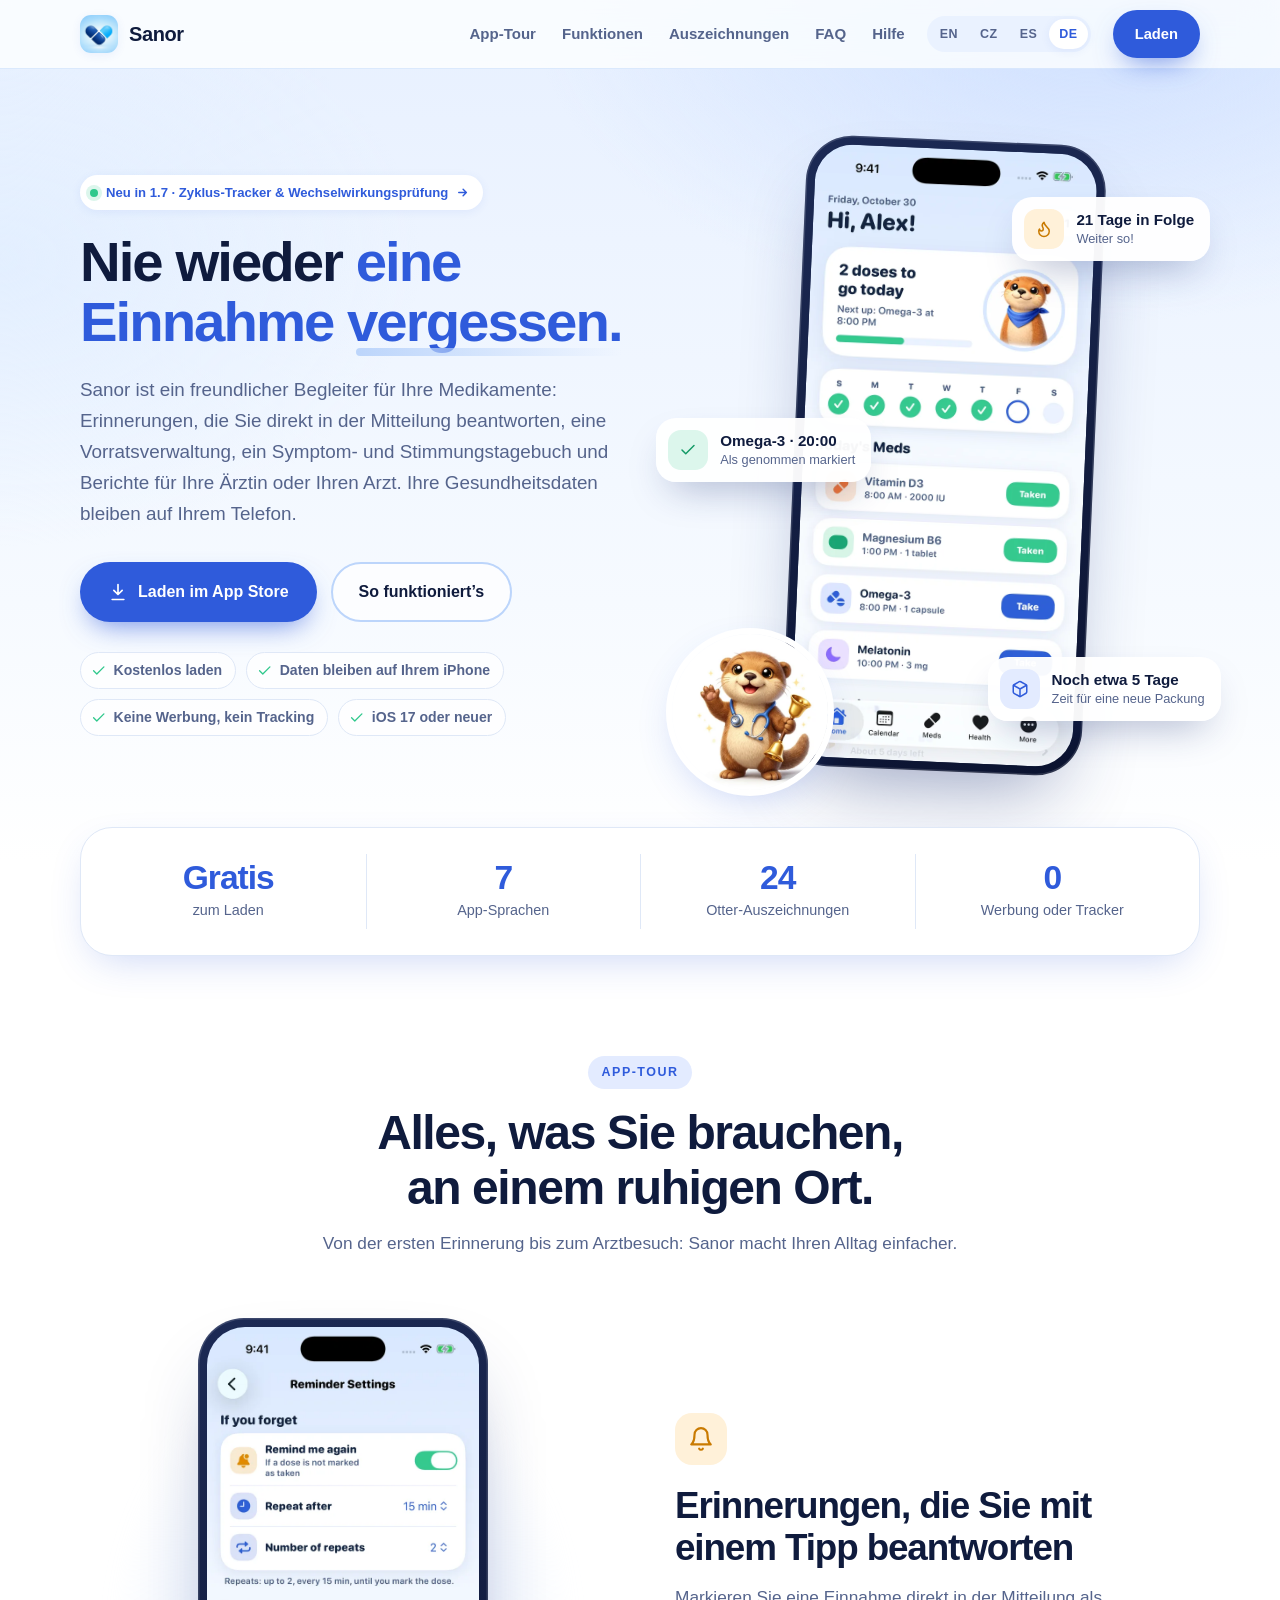
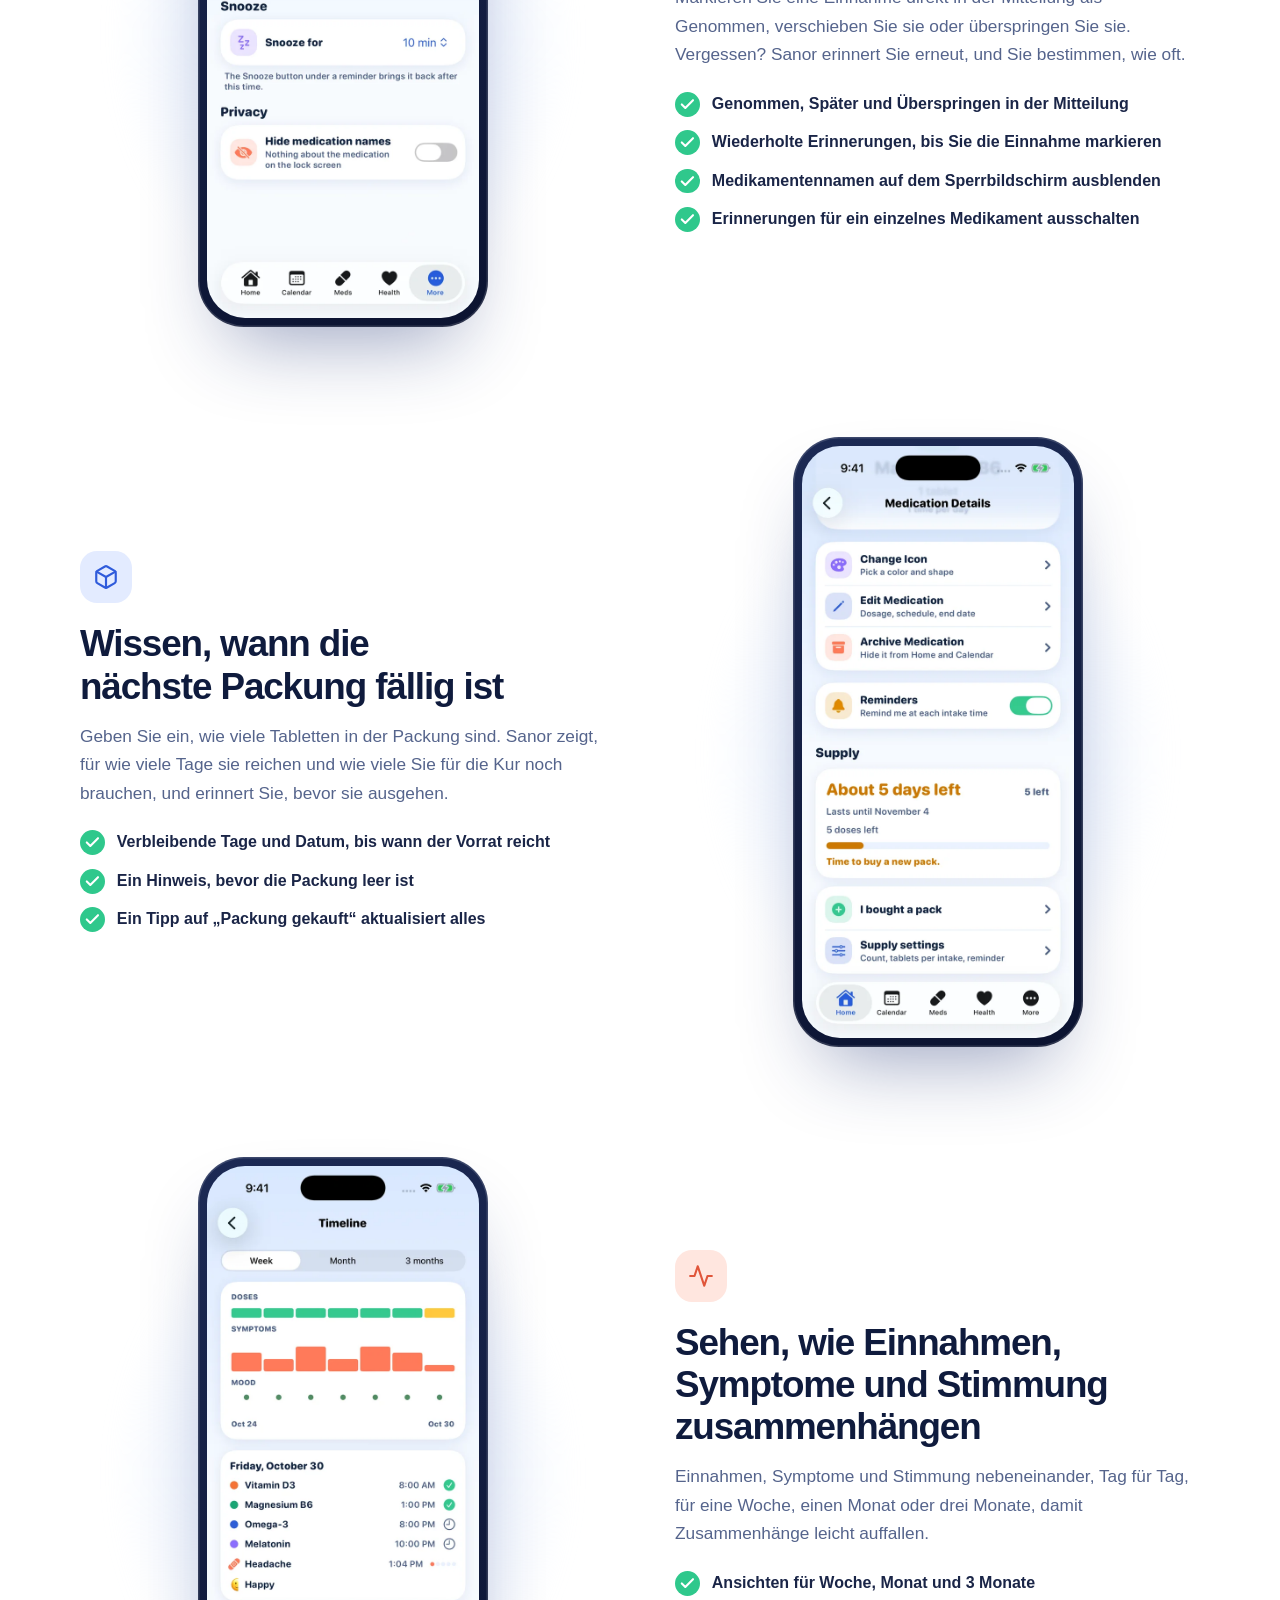
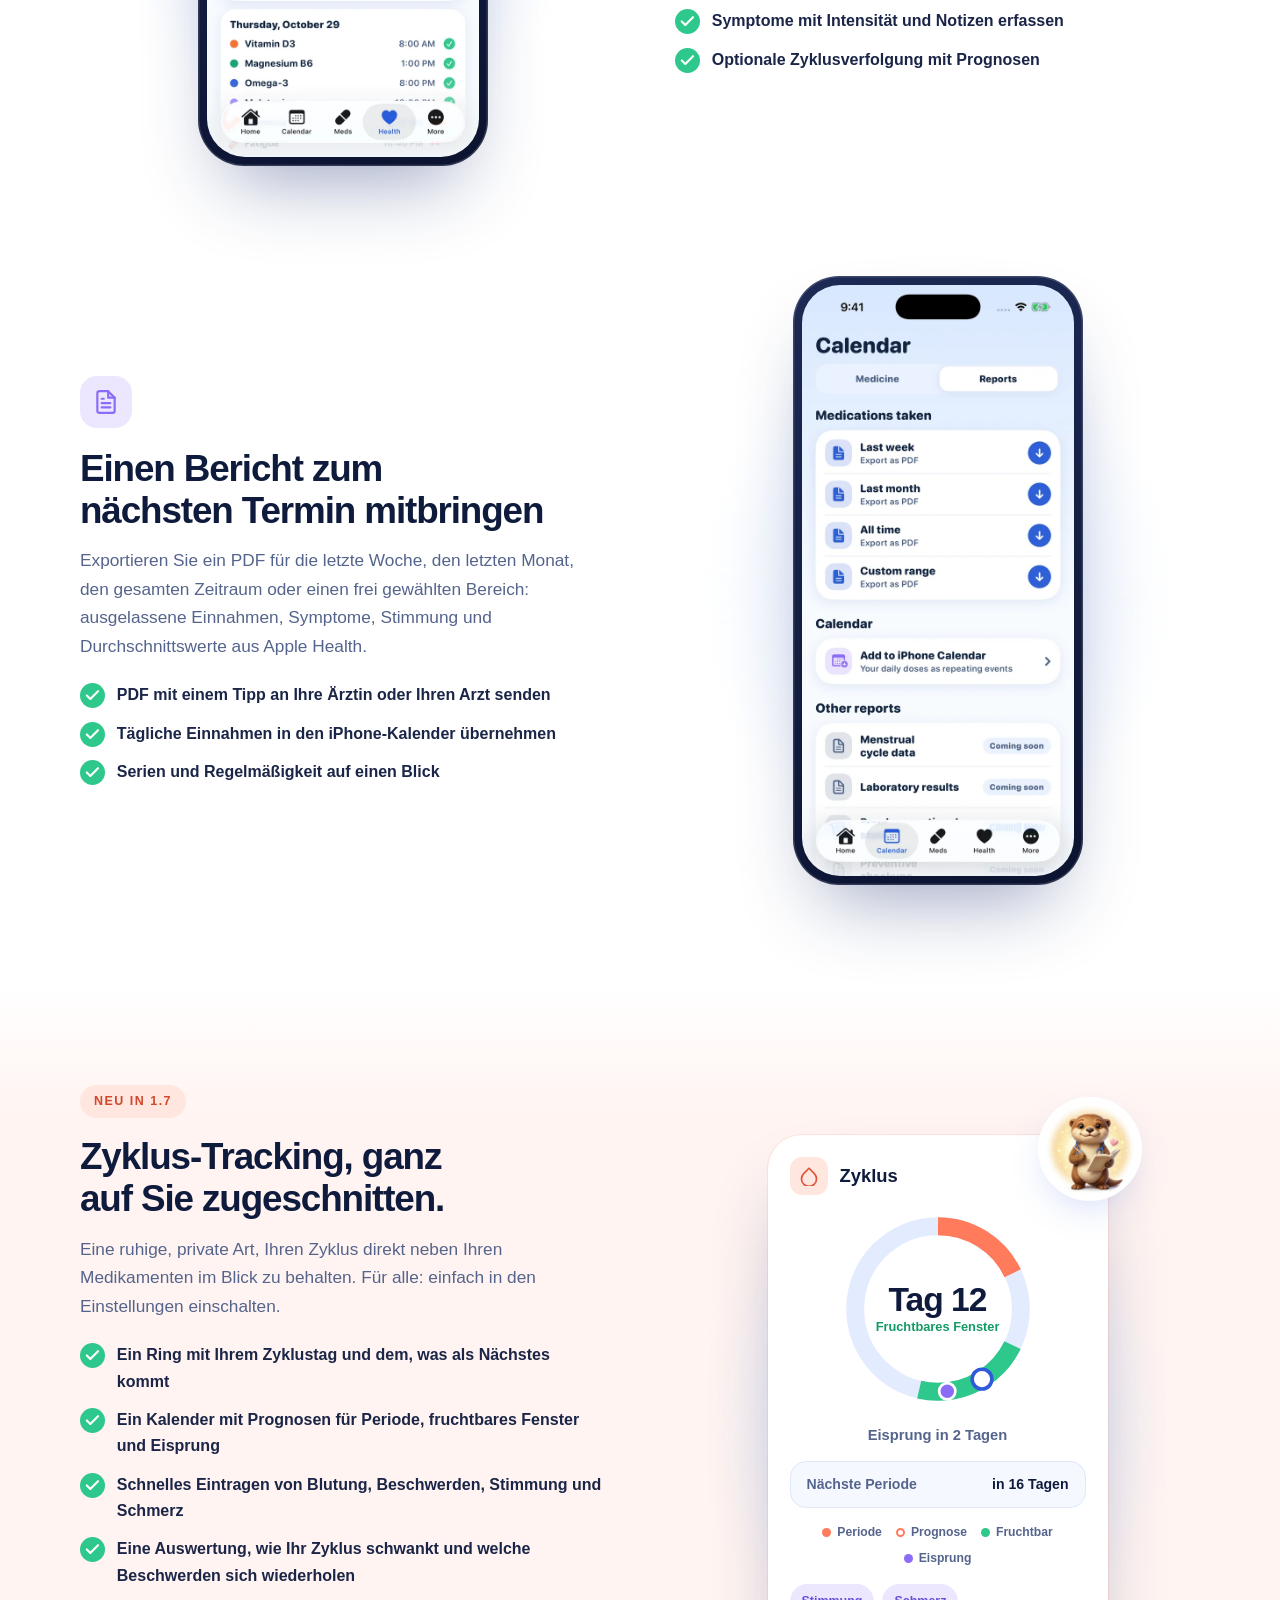
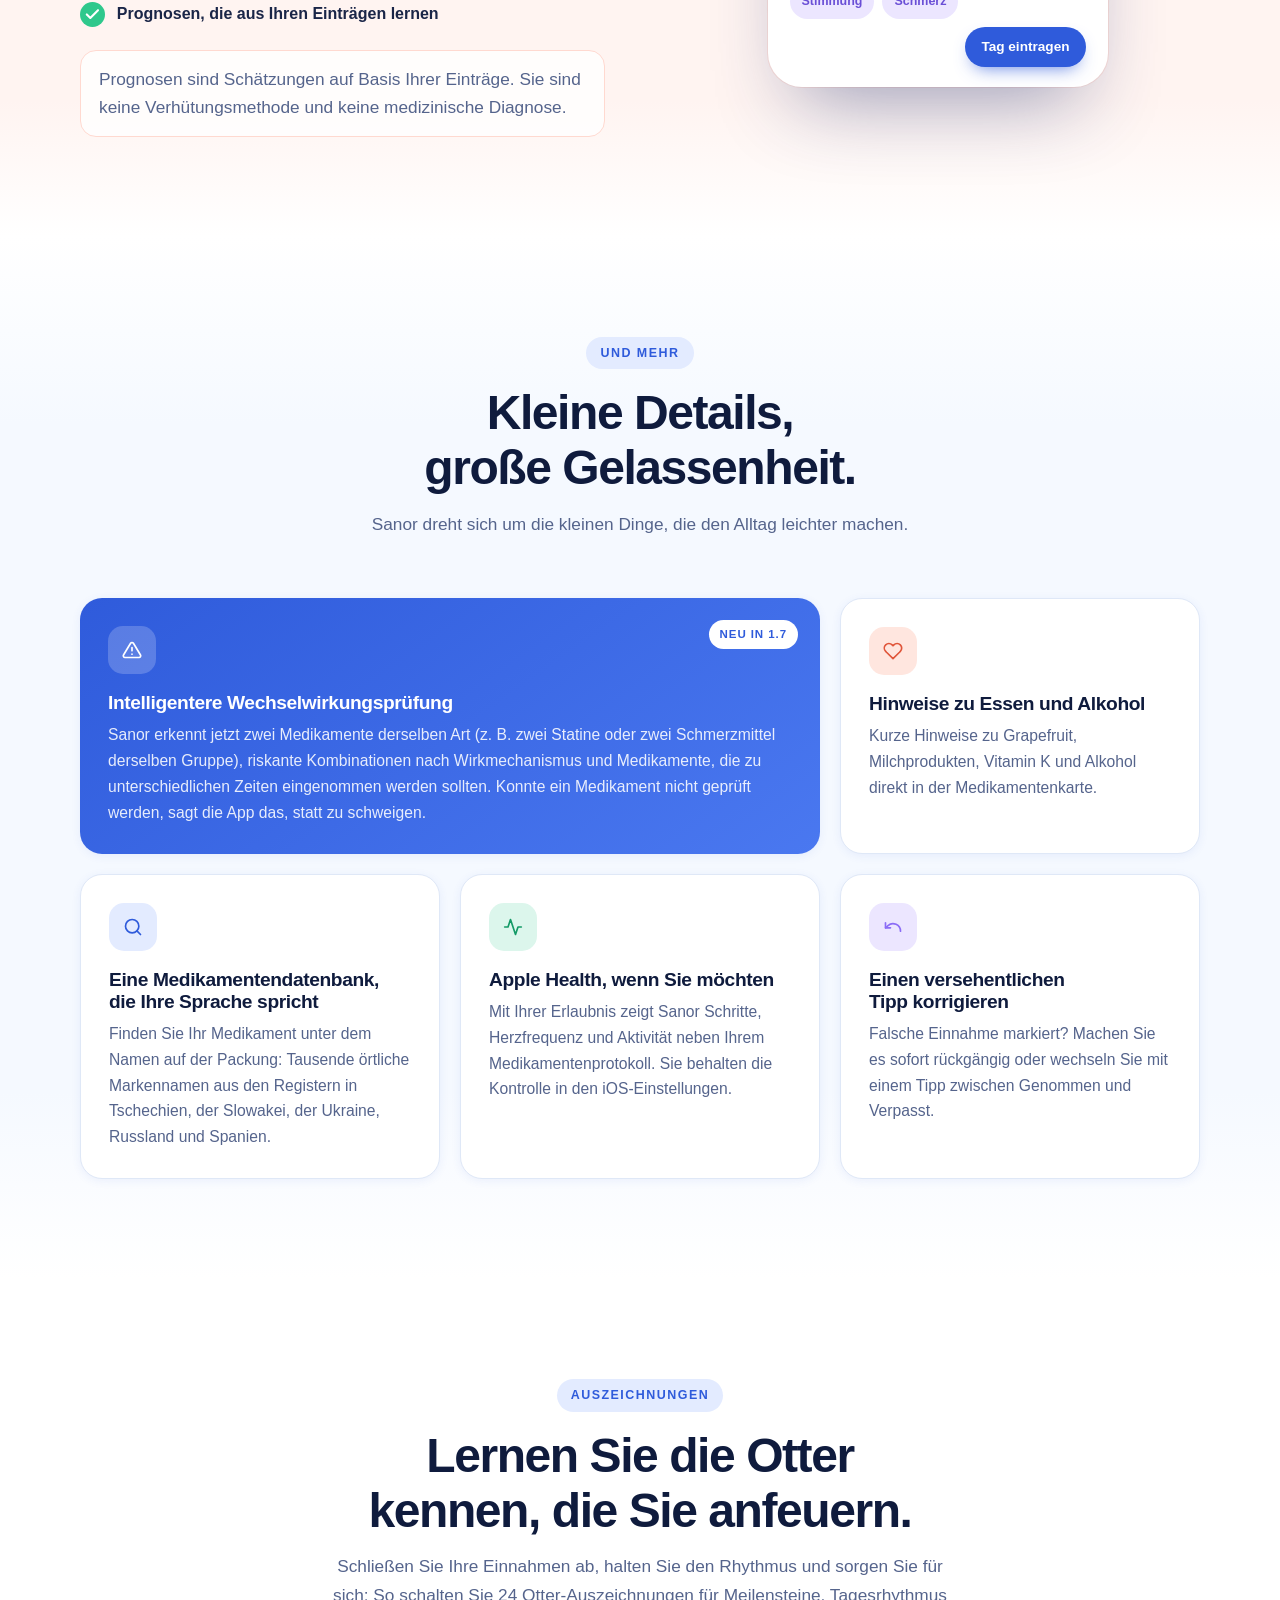
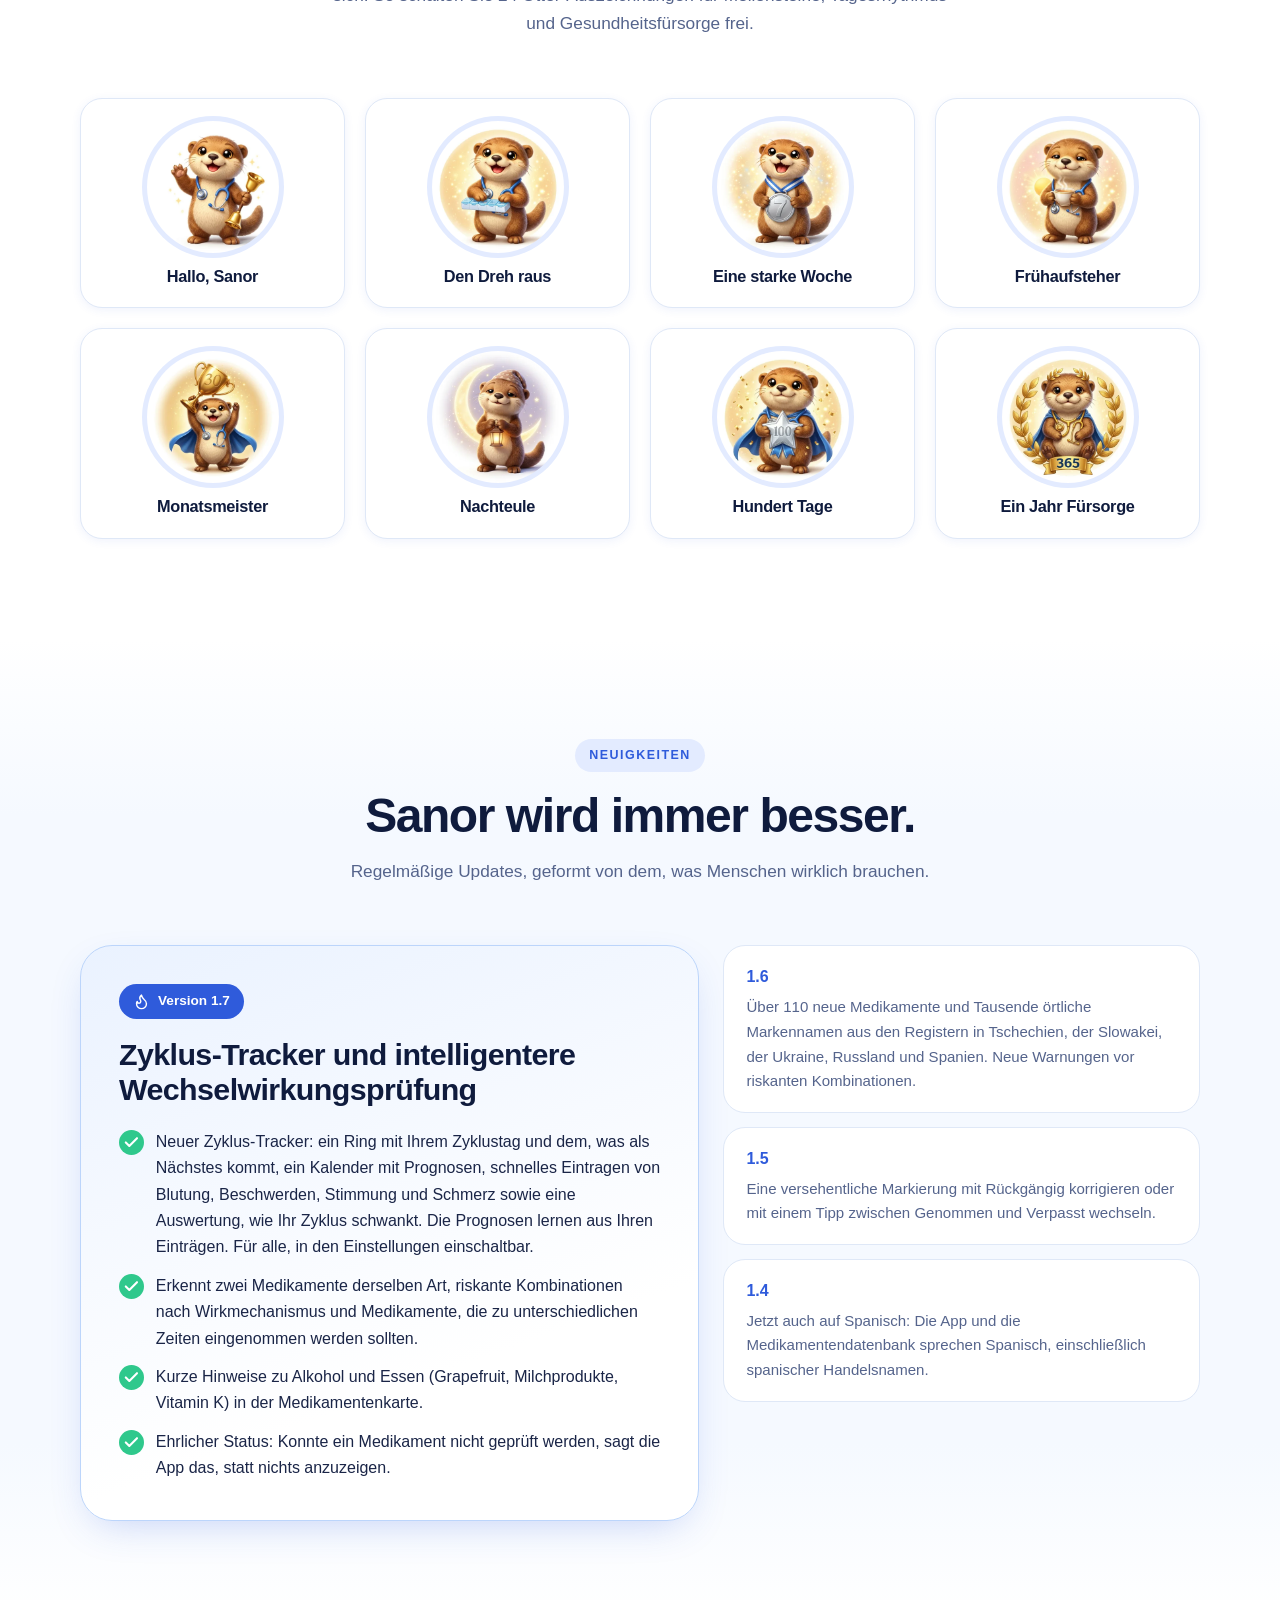
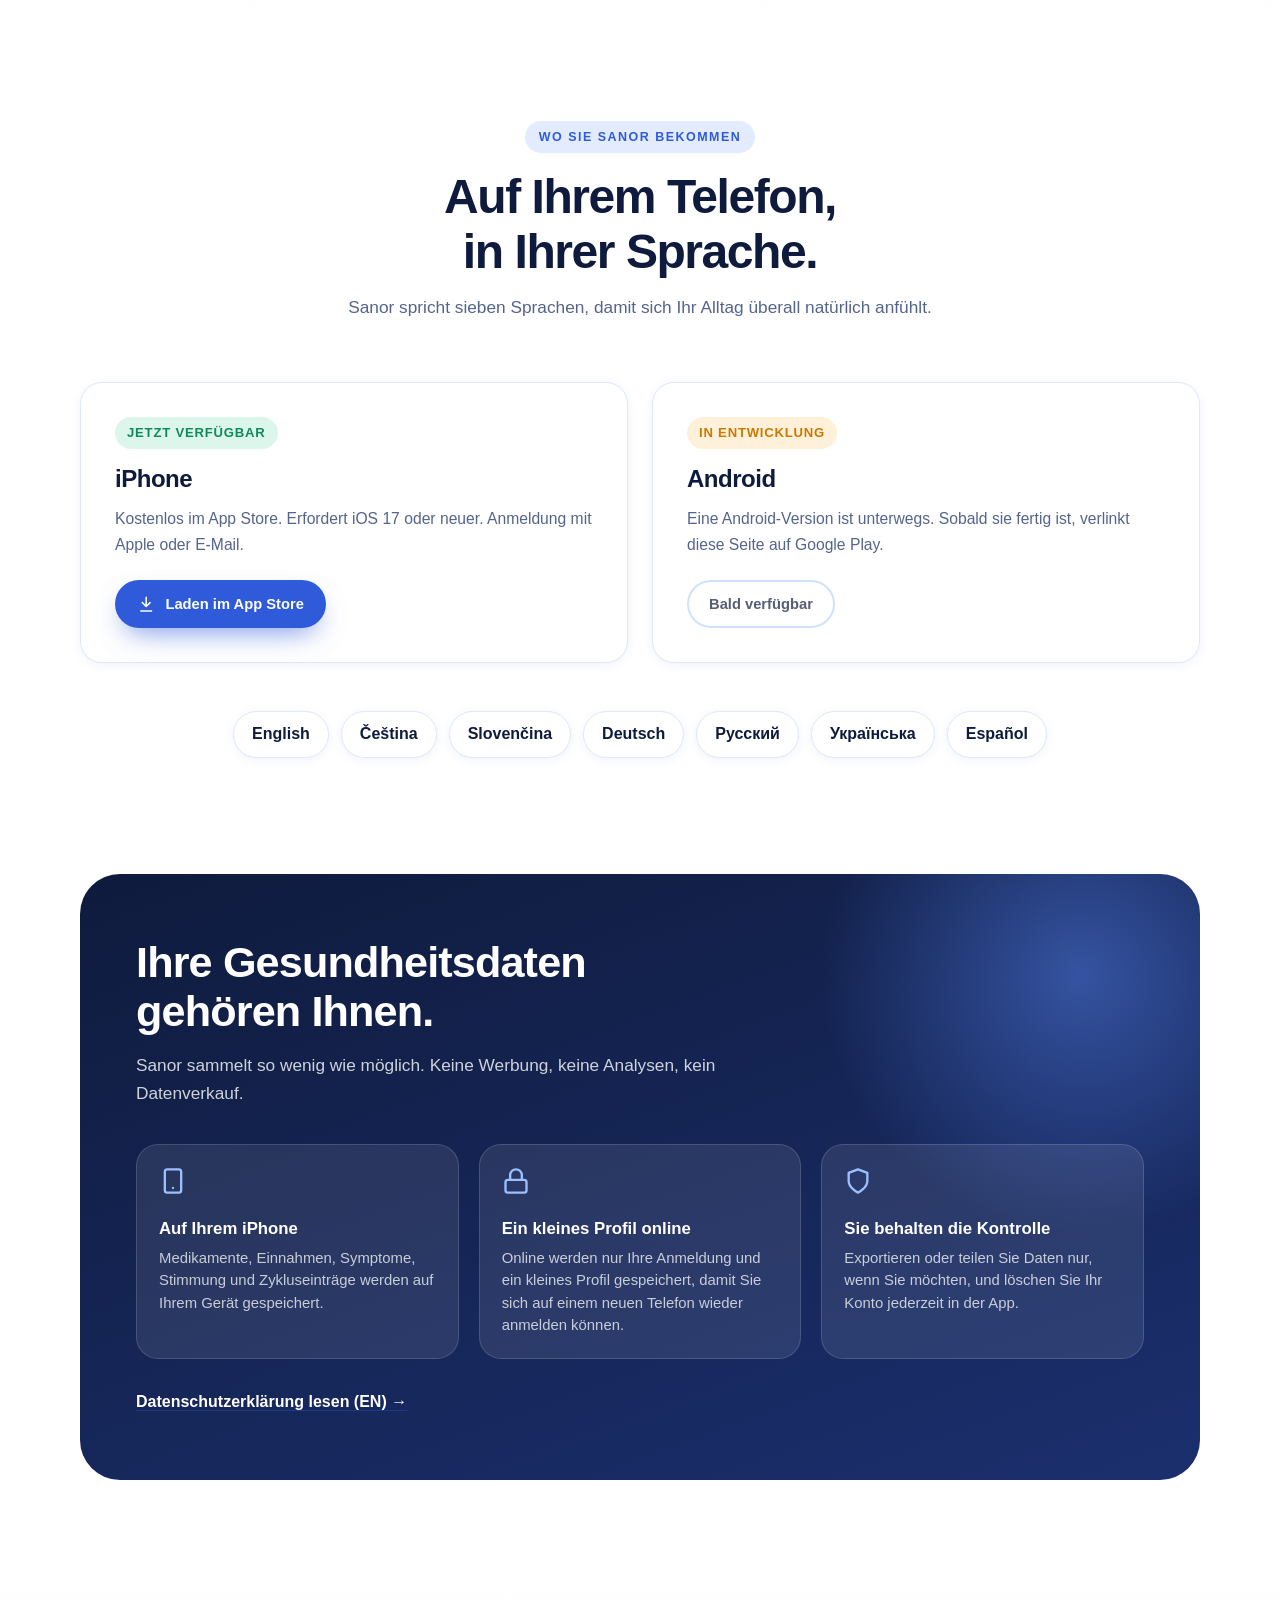
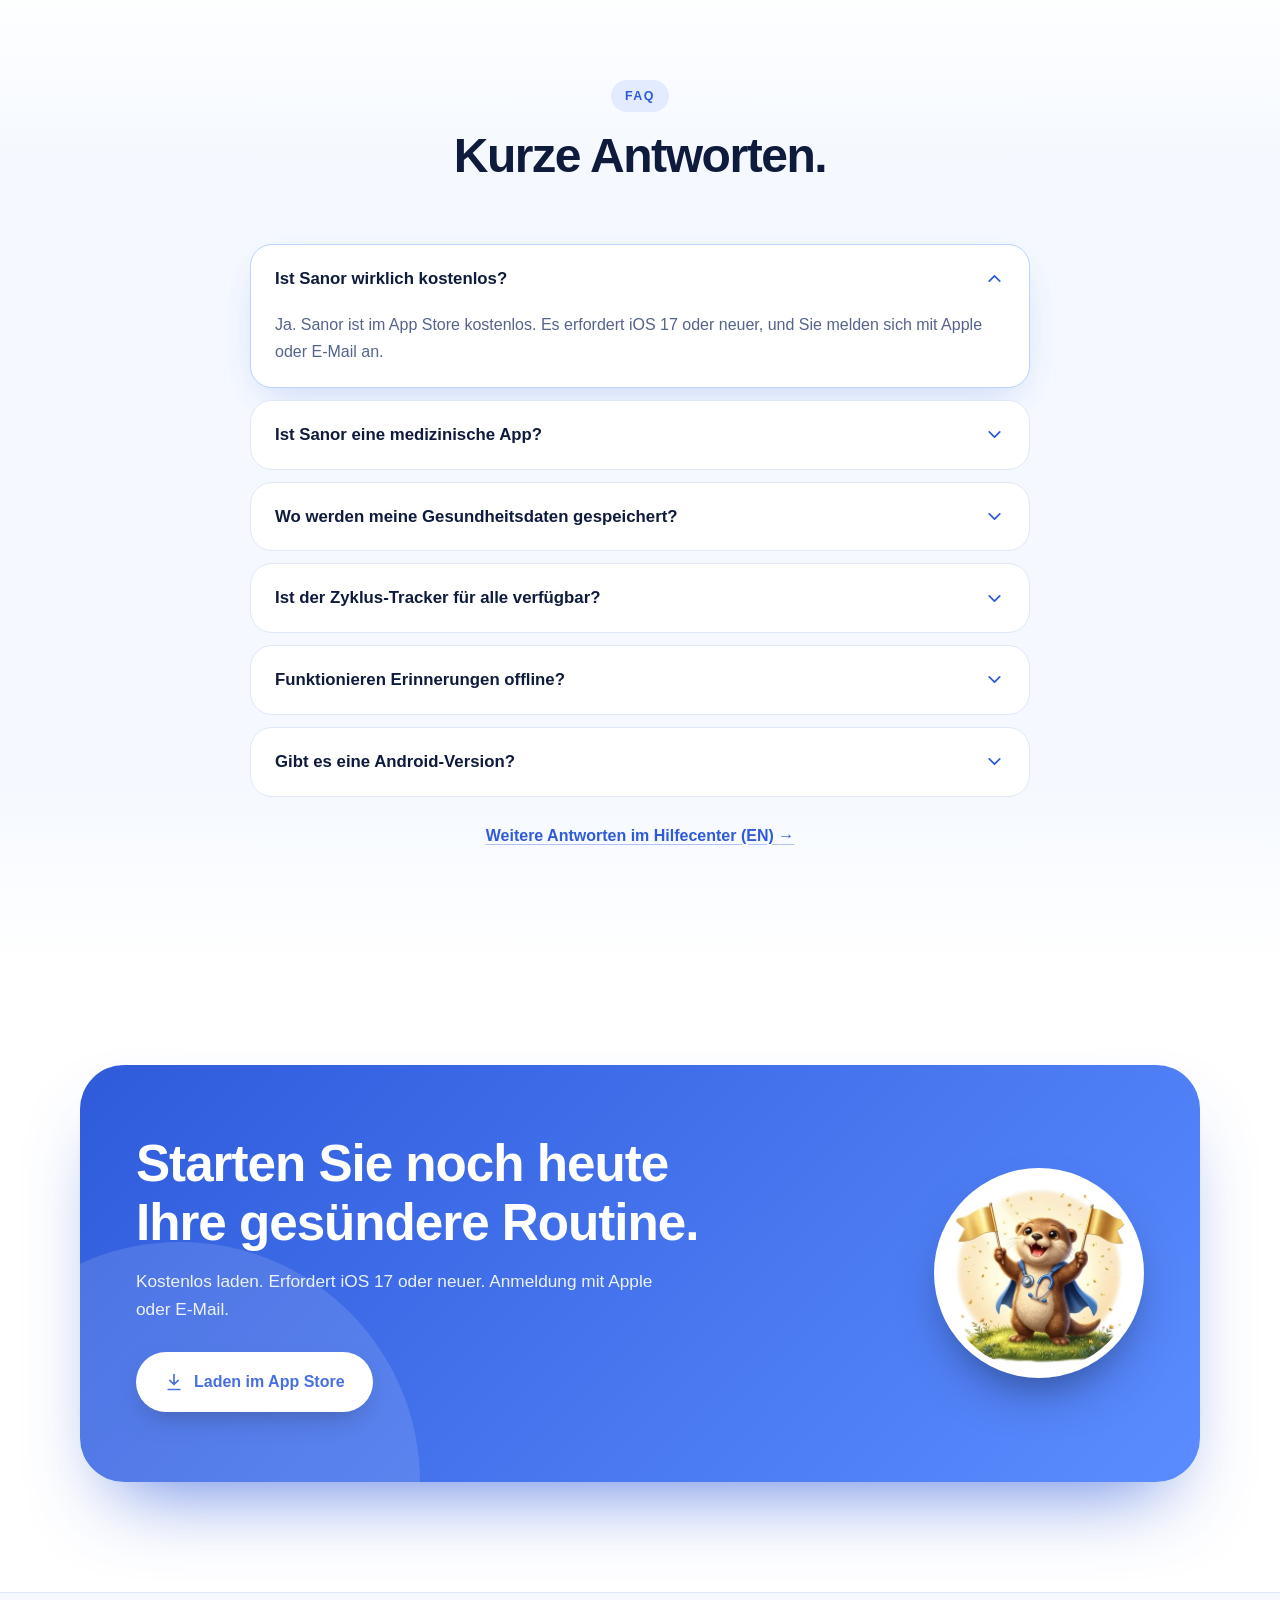
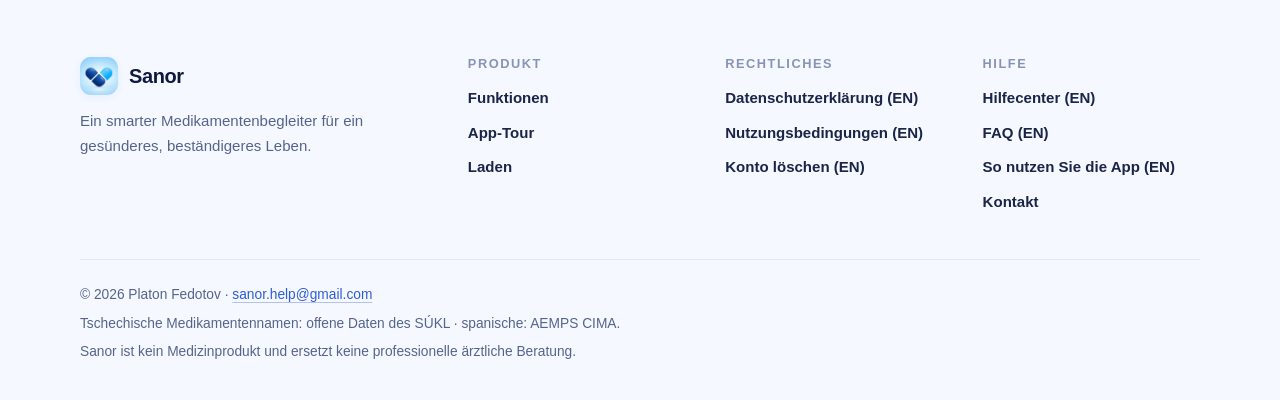
<file: de/index.html>
<!DOCTYPE html>
<html lang="de">
<head>
  <meta charset="UTF-8" />
  <meta name="viewport" content="width=device-width, initial-scale=1" />
  <title>Sanor – Medikamenten-Erinnerungen, Vorrat & Gesundheitstagebuch für iPhone</title>
  <meta name="description" content="Sanor ist eine kostenlose iPhone-App, die Sie an Ihre Medikamente erinnert, Ihren Vorrat im Blick behält, Symptome und Stimmung festhält und PDF-Berichte für Ihre Ärztin oder Ihren Arzt erstellt. Ihre Gesundheitsdaten bleiben auf Ihrem Telefon." />
  <meta name="theme-color" content="#e7f0ff" />
  <link rel="icon" href="/icon.jpeg" />
  <link rel="apple-touch-icon" href="/icon.jpeg" />
  <link rel="canonical" href="https://www.sanorapp.com/de/" />
  <link rel="alternate" hreflang="en" href="https://www.sanorapp.com/" />
  <link rel="alternate" hreflang="cs" href="https://www.sanorapp.com/cz/" />
  <link rel="alternate" hreflang="es" href="https://www.sanorapp.com/es/" />
  <link rel="alternate" hreflang="de" href="https://www.sanorapp.com/de/" />
  <link rel="alternate" hreflang="x-default" href="https://www.sanorapp.com/" />
  <meta name="apple-itunes-app" content="app-id=6766075127" />
  <meta property="og:type" content="website" />
  <meta property="og:site_name" content="Sanor" />
  <meta property="og:title" content="Sanor – Nie wieder eine Einnahme vergessen" />
  <meta property="og:description" content="Sanor ist eine kostenlose iPhone-App, die Sie an Ihre Medikamente erinnert, Ihren Vorrat im Blick behält, Symptome und Stimmung festhält und PDF-Berichte für Ihre Ärztin oder Ihren Arzt erstellt. Ihre Gesundheitsdaten bleiben auf Ihrem Telefon." />
  <meta property="og:url" content="https://www.sanorapp.com/de/" />
  <meta property="og:image" content="https://www.sanorapp.com/icon.jpeg" />
  <meta name="twitter:card" content="summary" />
  <link rel="preload" as="image" href="/assets/shots/home.webp" type="image/webp" />
  <link rel="stylesheet" href="/assets/site.css" />
  <script type="application/ld+json">{"@context": "https://schema.org", "@type": "MobileApplication", "name": "Sanor", "description": "Sanor ist eine kostenlose iPhone-App, die Sie an Ihre Medikamente erinnert, Ihren Vorrat im Blick behält, Symptome und Stimmung festhält und PDF-Berichte für Ihre Ärztin oder Ihren Arzt erstellt. Ihre Gesundheitsdaten bleiben auf Ihrem Telefon.", "applicationCategory": "HealthApplication", "operatingSystem": "iOS 17+", "inLanguage": ["en", "cs", "sk", "de", "ru", "uk", "es"], "offers": {"@type": "Offer", "price": "0", "priceCurrency": "USD"}, "downloadUrl": "https://apps.apple.com/cz/app/sanor/id6766075127", "url": "https://www.sanorapp.com/de/", "image": "https://www.sanorapp.com/icon.jpeg", "author": {"@type": "Person", "name": "Platon Fedotov"}}</script>
</head>
<body>
<a class="sr-only" href="#main">Zum Inhalt springen</a>

<header class="nav">
  <div class="wrap nav-in">
    <a class="brand" href="/de/" aria-label="Sanor"><img src="/icon.jpeg" alt="" width="38" height="38" />Sanor</a>
    <ul class="nav-links">
      <li><a href="#tour">App-Tour</a></li>
      <li><a href="#features">Funktionen</a></li>
      <li><a href="#rewards">Auszeichnungen</a></li>
      <li><a href="#faq">FAQ</a></li>
      <li><a href="/support.html">Hilfe</a></li>
    </ul>
    <nav class="lang" aria-label="Language"><a href="/" hreflang="en" lang="en">EN</a><a href="/cz/" hreflang="cs" lang="cs">CZ</a><a href="/es/" hreflang="es" lang="es">ES</a><a href="/de/" hreflang="de" lang="de" aria-current="true">DE</a></nav>
    <a class="btn btn-primary btn-sm" href="https://apps.apple.com/cz/app/sanor/id6766075127">Laden</a>
  </div>
</header>

<main id="main">

  <!-- HERO -->
  <section class="hero">
    <div class="wrap hero-grid">
      <div>
        <a class="pill" href="#cycle"><i></i><span>Neu in 1.7 · Zyklus-Tracker & Wechselwirkungsprüfung</span><svg class="ico" viewBox="0 0 24 24" aria-hidden="true"><path d="M5 12h14m-6-6 6 6-6 6"/></svg></a>
        <h1>Nie wieder <em>eine Einnahme vergessen.</em></h1>
        <p class="hero-sub">Sanor ist ein freundlicher Begleiter für Ihre Medikamente: Erinnerungen, die Sie direkt in der Mitteilung beantworten, eine Vorratsverwaltung, ein Symptom- und Stimmungstagebuch und Berichte für Ihre Ärztin oder Ihren Arzt. Ihre Gesundheitsdaten bleiben auf Ihrem Telefon.</p>
        <div class="hero-cta">
          <a class="btn btn-primary" href="https://apps.apple.com/cz/app/sanor/id6766075127"><svg class="ico" viewBox="0 0 24 24" aria-hidden="true"><path d="M12 3v12m0 0-5-5m5 5 5-5M5 21h14"/></svg>Laden im App Store</a>
          <a class="btn btn-ghost" href="#tour">So funktioniert’s</a>
        </div>
        <ul class="chips"><li><svg class="ico" viewBox="0 0 24 24" aria-hidden="true"><path d="M20 6 9 17l-5-5"/></svg>Kostenlos laden</li><li><svg class="ico" viewBox="0 0 24 24" aria-hidden="true"><path d="M20 6 9 17l-5-5"/></svg>Daten bleiben auf Ihrem iPhone</li><li><svg class="ico" viewBox="0 0 24 24" aria-hidden="true"><path d="M20 6 9 17l-5-5"/></svg>Keine Werbung, kein Tracking</li><li><svg class="ico" viewBox="0 0 24 24" aria-hidden="true"><path d="M20 6 9 17l-5-5"/></svg>iOS 17 oder neuer</li></ul>
      </div>
      <div class="hero-visual">
        <div class="phone"><img src="/assets/shots/home.webp" alt="Sanor-Startbildschirm mit den heutigen Medikamenten, einer 21-Tage-Serie und dem Otter-Maskottchen" width="620" height="1348" fetchpriority="high" decoding="async"></div>
        <img class="hero-otter" src="/assets/otters/otter_hello.webp" alt="Der Otter, Maskottchen von Sanor" width="400" height="400" />
        <div class="float float-a"><div class="dot dot-orange"><svg class="ico" viewBox="0 0 24 24" aria-hidden="true"><path d="M8.5 14.5A2.5 2.5 0 0 0 11 12c0-1.4-.5-2-1-3-1.1-2.1-.2-4 2-6 .5 2.5 2 4.9 4 6.5 2 1.6 3 3.5 3 5.5a7 7 0 1 1-14 0c0-1.2.4-2.4 1-3 0 1.3 1 2.5 2.5 2.5z"/></svg></div><div><b>21 Tage in Folge</b><span>Weiter so!</span></div></div>
        <div class="float float-b"><div class="dot dot-green"><svg class="ico" viewBox="0 0 24 24" aria-hidden="true"><path d="M20 6 9 17l-5-5"/></svg></div><div><b>Omega-3 · 20:00</b><span>Als genommen markiert</span></div></div>
        <div class="float float-c"><div class="dot dot-blue"><svg class="ico" viewBox="0 0 24 24" aria-hidden="true"><path d="M21 16V8a2 2 0 0 0-1-1.7l-7-4a2 2 0 0 0-2 0l-7 4A2 2 0 0 0 3 8v8a2 2 0 0 0 1 1.7l7 4a2 2 0 0 0 2 0l7-4a2 2 0 0 0 1-1.7z"/><path d="M3.3 7 12 12l8.7-5M12 22V12"/></svg></div><div><b>Noch etwa 5 Tage</b><span>Zeit für eine neue Packung</span></div></div>
      </div>
    </div>
  </section>

  <div class="strip wrap"><div class="strip-card reveal"><div class="stat"><b>Gratis</b><span>zum Laden</span></div><div class="stat"><b>7</b><span>App-Sprachen</span></div><div class="stat"><b>24</b><span>Otter-Auszeichnungen</span></div><div class="stat"><b>0</b><span>Werbung oder Tracker</span></div></div></div>

  <!-- TOUR -->
  <section class="section" id="tour">
    <div class="wrap">
      <div class="head reveal">
        <span class="eyebrow">App-Tour</span>
        <h2>Alles, was Sie brauchen, an einem ruhigen Ort.</h2>
        <p>Von der ersten Erinnerung bis zum Arztbesuch: Sanor macht Ihren Alltag einfacher.</p>
      </div>
      
      <div class="row reveal">
        <div class="row-media"><div class="phone"><img src="/assets/shots/reminders.webp" alt="Erinnerungseinstellungen: erneut erinnern, später und Medikamentennamen ausblenden" width="620" height="1348" loading="lazy" decoding="async"></div></div>
        <div class="row-text">
          <div class="tagico bg-amber"><svg class="ico" viewBox="0 0 24 24" aria-hidden="true"><path d="M18 8a6 6 0 0 0-12 0c0 7-3 9-3 9h18s-3-2-3-9"/><path d="M13.7 21a2 2 0 0 1-3.4 0"/></svg></div>
          <h3>Erinnerungen, die Sie mit einem Tipp beantworten</h3>
          <p>Markieren Sie eine Einnahme direkt in der Mitteilung als Genommen, verschieben Sie sie oder überspringen Sie sie. Vergessen? Sanor erinnert Sie erneut, und Sie bestimmen, wie oft.</p>
          <ul class="ticks"><li><svg class="ico" viewBox="0 0 24 24" aria-hidden="true"><path d="M20 6 9 17l-5-5"/></svg><span>Genommen, Später und Überspringen in der Mitteilung</span></li><li><svg class="ico" viewBox="0 0 24 24" aria-hidden="true"><path d="M20 6 9 17l-5-5"/></svg><span>Wiederholte Erinnerungen, bis Sie die Einnahme markieren</span></li><li><svg class="ico" viewBox="0 0 24 24" aria-hidden="true"><path d="M20 6 9 17l-5-5"/></svg><span>Medikamentennamen auf dem Sperrbildschirm ausblenden</span></li><li><svg class="ico" viewBox="0 0 24 24" aria-hidden="true"><path d="M20 6 9 17l-5-5"/></svg><span>Erinnerungen für ein einzelnes Medikament ausschalten</span></li></ul>
        </div>
      </div>
      
      <div class="row flip reveal">
        <div class="row-media"><div class="phone"><img src="/assets/shots/supply.webp" alt="Vorratsansicht eines Medikaments mit noch etwa 5 Tagen" width="620" height="1348" loading="lazy" decoding="async"></div></div>
        <div class="row-text">
          <div class="tagico bg-blue"><svg class="ico" viewBox="0 0 24 24" aria-hidden="true"><path d="M21 16V8a2 2 0 0 0-1-1.7l-7-4a2 2 0 0 0-2 0l-7 4A2 2 0 0 0 3 8v8a2 2 0 0 0 1 1.7l7 4a2 2 0 0 0 2 0l7-4a2 2 0 0 0 1-1.7z"/><path d="M3.3 7 12 12l8.7-5M12 22V12"/></svg></div>
          <h3>Wissen, wann die nächste Packung fällig ist</h3>
          <p>Geben Sie ein, wie viele Tabletten in der Packung sind. Sanor zeigt, für wie viele Tage sie reichen und wie viele Sie für die Kur noch brauchen, und erinnert Sie, bevor sie ausgehen.</p>
          <ul class="ticks"><li><svg class="ico" viewBox="0 0 24 24" aria-hidden="true"><path d="M20 6 9 17l-5-5"/></svg><span>Verbleibende Tage und Datum, bis wann der Vorrat reicht</span></li><li><svg class="ico" viewBox="0 0 24 24" aria-hidden="true"><path d="M20 6 9 17l-5-5"/></svg><span>Ein Hinweis, bevor die Packung leer ist</span></li><li><svg class="ico" viewBox="0 0 24 24" aria-hidden="true"><path d="M20 6 9 17l-5-5"/></svg><span>Ein Tipp auf „Packung gekauft“ aktualisiert alles</span></li></ul>
        </div>
      </div>
      
      <div class="row reveal">
        <div class="row-media"><div class="phone"><img src="/assets/shots/timeline.webp" alt="Zeitleiste der Einnahmen, Symptome und Stimmung für die Woche" width="620" height="1348" loading="lazy" decoding="async"></div></div>
        <div class="row-text">
          <div class="tagico bg-coral"><svg class="ico" viewBox="0 0 24 24" aria-hidden="true"><path d="M22 12h-4l-3 9L9 3l-3 9H2"/></svg></div>
          <h3>Sehen, wie Einnahmen, Symptome und Stimmung zusammenhängen</h3>
          <p>Einnahmen, Symptome und Stimmung nebeneinander, Tag für Tag, für eine Woche, einen Monat oder drei Monate, damit Zusammenhänge leicht auffallen.</p>
          <ul class="ticks"><li><svg class="ico" viewBox="0 0 24 24" aria-hidden="true"><path d="M20 6 9 17l-5-5"/></svg><span>Ansichten für Woche, Monat und 3 Monate</span></li><li><svg class="ico" viewBox="0 0 24 24" aria-hidden="true"><path d="M20 6 9 17l-5-5"/></svg><span>Symptome mit Intensität und Notizen erfassen</span></li><li><svg class="ico" viewBox="0 0 24 24" aria-hidden="true"><path d="M20 6 9 17l-5-5"/></svg><span>Optionale Zyklusverfolgung mit Prognosen</span></li></ul>
        </div>
      </div>
      
      <div class="row flip reveal">
        <div class="row-media"><div class="phone"><img src="/assets/shots/reports.webp" alt="Berichte mit PDF-Export für letzte Woche, letzten Monat, gesamten Zeitraum oder eigenen Bereich" width="620" height="1348" loading="lazy" decoding="async"></div></div>
        <div class="row-text">
          <div class="tagico bg-purple"><svg class="ico" viewBox="0 0 24 24" aria-hidden="true"><path d="M14 2H6a2 2 0 0 0-2 2v16a2 2 0 0 0 2 2h12a2 2 0 0 0 2-2V8z"/><path d="M14 2v6h6M16 13H8M16 17H8M10 9H8"/></svg></div>
          <h3>Einen Bericht zum nächsten Termin mitbringen</h3>
          <p>Exportieren Sie ein PDF für die letzte Woche, den letzten Monat, den gesamten Zeitraum oder einen frei gewählten Bereich: ausgelassene Einnahmen, Symptome, Stimmung und Durchschnittswerte aus Apple Health.</p>
          <ul class="ticks"><li><svg class="ico" viewBox="0 0 24 24" aria-hidden="true"><path d="M20 6 9 17l-5-5"/></svg><span>PDF mit einem Tipp an Ihre Ärztin oder Ihren Arzt senden</span></li><li><svg class="ico" viewBox="0 0 24 24" aria-hidden="true"><path d="M20 6 9 17l-5-5"/></svg><span>Tägliche Einnahmen in den iPhone-Kalender übernehmen</span></li><li><svg class="ico" viewBox="0 0 24 24" aria-hidden="true"><path d="M20 6 9 17l-5-5"/></svg><span>Serien und Regelmäßigkeit auf einen Blick</span></li></ul>
        </div>
      </div>
    </div>
  </section>

  <!-- CYCLE (new in 1.7) -->
  <section class="section section-warm" id="cycle">
    <div class="wrap">
      <div class="row flip reveal">
        <div class="row-media"><div class="cy-visual">
          <div class="cy-card" aria-hidden="true">
            <div class="cy-head"><span class="tagico bg-coral"><svg class="ico" viewBox="0 0 24 24" aria-hidden="true"><path d="M12 2.7 5.6 9.1a9 9 0 1 0 12.8 0z"/></svg></span><b>Zyklus</b></div>
            <div class="cy-ring"><svg viewBox="0 0 240 240" aria-hidden="true"><circle cx="120" cy="120" r="92" fill="none" stroke="#e3ebff" stroke-width="20"/><circle cx="120" cy="120" r="92" fill="none" stroke="#ff7b5c" stroke-width="20" stroke-dasharray="103.2 578.1" stroke-dashoffset="0.0" transform="rotate(-90 120 120)"/><circle cx="120" cy="120" r="92" fill="none" stroke="#2fc88c" stroke-width="20" stroke-dasharray="123.9 578.1" stroke-dashoffset="-185.8" transform="rotate(-90 120 120)"/><circle cx="130.3" cy="211.4" r="9" fill="#8b6cf6" stroke="#fff" stroke-width="3"/><circle cx="168.9" cy="197.9" r="11" fill="#fff" stroke="#2f5bdb" stroke-width="4"/></svg><div class="cy-center"><b>Tag 12</b><span>Fruchtbares Fenster</span></div></div>
            <p class="cy-line">Eisprung in 2 Tagen</p>
            <div class="cy-next"><span>Nächste Periode</span><b>in 16 Tagen</b></div>
            <ul class="cy-legend"><li><i class="lp"></i>Periode</li><li><i class="lf"></i>Prognose</li><li><i class="lg"></i>Fruchtbar</li><li><i class="lo"></i>Eisprung</li></ul>
            <div class="cy-actions"><span class="cy-chip">Stimmung</span><span class="cy-chip">Schmerz</span><span class="cy-btn">Tag eintragen</span></div>
          </div>
          <img class="cy-otter" src="/assets/otters/otter_mood_diary.webp" alt="" width="400" height="400" loading="lazy" decoding="async">
        </div></div>
        <div class="row-text">
          <span class="eyebrow eyebrow-coral">Neu in 1.7</span>
          <h3>Zyklus-Tracking, ganz auf Sie zugeschnitten.</h3>
          <p>Eine ruhige, private Art, Ihren Zyklus direkt neben Ihren Medikamenten im Blick zu behalten. Für alle: einfach in den Einstellungen einschalten.</p>
          <ul class="ticks"><li><svg class="ico" viewBox="0 0 24 24" aria-hidden="true"><path d="M20 6 9 17l-5-5"/></svg><span>Ein Ring mit Ihrem Zyklustag und dem, was als Nächstes kommt</span></li><li><svg class="ico" viewBox="0 0 24 24" aria-hidden="true"><path d="M20 6 9 17l-5-5"/></svg><span>Ein Kalender mit Prognosen für Periode, fruchtbares Fenster und Eisprung</span></li><li><svg class="ico" viewBox="0 0 24 24" aria-hidden="true"><path d="M20 6 9 17l-5-5"/></svg><span>Schnelles Eintragen von Blutung, Beschwerden, Stimmung und Schmerz</span></li><li><svg class="ico" viewBox="0 0 24 24" aria-hidden="true"><path d="M20 6 9 17l-5-5"/></svg><span>Eine Auswertung, wie Ihr Zyklus schwankt und welche Beschwerden sich wiederholen</span></li><li><svg class="ico" viewBox="0 0 24 24" aria-hidden="true"><path d="M20 6 9 17l-5-5"/></svg><span>Prognosen, die aus Ihren Einträgen lernen</span></li></ul>
          <p class="cy-note">Prognosen sind Schätzungen auf Basis Ihrer Einträge. Sie sind keine Verhütungsmethode und keine medizinische Diagnose.</p>
        </div>
      </div>
    </div>
  </section>

  <!-- FEATURES -->
  <section class="section section-tint" id="features">
    <div class="wrap">
      <div class="head reveal">
        <span class="eyebrow">Und mehr</span>
        <h2>Kleine Details, große Gelassenheit.</h2>
        <p>Sanor dreht sich um die kleinen Dinge, die den Alltag leichter machen.</p>
      </div>
      <div class="bento">
        
        <div class="card card-new span-4 reveal"><span class="badge-new">Neu in 1.7</span>
          <div class="tagico bg-blue"><svg class="ico" viewBox="0 0 24 24" aria-hidden="true"><path d="M10.3 3.9 1.8 18a2 2 0 0 0 1.7 3h17a2 2 0 0 0 1.7-3L13.7 3.9a2 2 0 0 0-3.4 0z"/><path d="M12 9v4M12 17h.01"/></svg></div>
          <h3>Intelligentere Wechselwirkungsprüfung</h3>
          <p>Sanor erkennt jetzt zwei Medikamente derselben Art (z. B. zwei Statine oder zwei Schmerzmittel derselben Gruppe), riskante Kombinationen nach Wirkmechanismus und Medikamente, die zu unterschiedlichen Zeiten eingenommen werden sollten. Konnte ein Medikament nicht geprüft werden, sagt die App das, statt zu schweigen.</p>
        </div>
        
        <div class="card span-2 reveal">
          <div class="tagico bg-coral"><svg class="ico" viewBox="0 0 24 24" aria-hidden="true"><path d="M20.8 4.6a5.5 5.5 0 0 0-7.8 0L12 5.7l-1-1.1a5.5 5.5 0 0 0-7.8 7.8l1 1.1L12 21.2l7.8-7.7 1-1.1a5.5 5.5 0 0 0 0-7.8z"/></svg></div>
          <h3>Hinweise zu Essen und Alkohol</h3>
          <p>Kurze Hinweise zu Grapefruit, Milchprodukten, Vitamin K und Alkohol direkt in der Medikamentenkarte.</p>
        </div>
        
        <div class="card span-2 reveal">
          <div class="tagico bg-blue"><svg class="ico" viewBox="0 0 24 24" aria-hidden="true"><circle cx="11" cy="11" r="8"/><path d="m21 21-4.3-4.3"/></svg></div>
          <h3>Eine Medikamentendatenbank, die Ihre Sprache spricht</h3>
          <p>Finden Sie Ihr Medikament unter dem Namen auf der Packung: Tausende örtliche Markennamen aus den Registern in Tschechien, der Slowakei, der Ukraine, Russland und Spanien.</p>
        </div>
        
        <div class="card span-2 reveal">
          <div class="tagico bg-green"><svg class="ico" viewBox="0 0 24 24" aria-hidden="true"><path d="M22 12h-4l-3 9L9 3l-3 9H2"/></svg></div>
          <h3>Apple Health, wenn Sie möchten</h3>
          <p>Mit Ihrer Erlaubnis zeigt Sanor Schritte, Herzfrequenz und Aktivität neben Ihrem Medikamentenprotokoll. Sie behalten die Kontrolle in den iOS-Einstellungen.</p>
        </div>
        
        <div class="card span-2 reveal">
          <div class="tagico bg-purple"><svg class="ico" viewBox="0 0 24 24" aria-hidden="true"><path d="M3 7v6h6"/><path d="M21 17a9 9 0 0 0-15-6.7L3 13"/></svg></div>
          <h3>Einen versehentlichen Tipp korrigieren</h3>
          <p>Falsche Einnahme markiert? Machen Sie es sofort rückgängig oder wechseln Sie mit einem Tipp zwischen Genommen und Verpasst.</p>
        </div>
      </div>
    </div>
  </section>

  <!-- REWARDS -->
  <section class="section" id="rewards">
    <div class="wrap">
      <div class="head reveal">
        <span class="eyebrow">Auszeichnungen</span>
        <h2>Lernen Sie die Otter kennen, die Sie anfeuern.</h2>
        <p>Schließen Sie Ihre Einnahmen ab, halten Sie den Rhythmus und sorgen Sie für sich: So schalten Sie 24 Otter-Auszeichnungen für Meilensteine, Tagesrhythmus und Gesundheitsfürsorge frei.</p>
      </div>
      <div class="rewards-grid"><div class="card award reveal"><img src="/assets/otters/otter_hello.webp" alt="" width="400" height="400" loading="lazy" decoding="async"><h3>Hallo, Sanor</h3></div><div class="card award reveal"><img src="/assets/otters/otter_fifty_doses.webp" alt="" width="400" height="400" loading="lazy" decoding="async"><h3>Den Dreh raus</h3></div><div class="card award reveal"><img src="/assets/otters/otter_seven_day.webp" alt="" width="400" height="400" loading="lazy" decoding="async"><h3>Eine starke Woche</h3></div><div class="card award reveal"><img src="/assets/otters/otter_early_bird.webp" alt="" width="400" height="400" loading="lazy" decoding="async"><h3>Frühaufsteher</h3></div><div class="card award reveal"><img src="/assets/otters/otter_thirty_day.webp" alt="" width="400" height="400" loading="lazy" decoding="async"><h3>Monatsmeister</h3></div><div class="card award reveal"><img src="/assets/otters/otter_night_owl.webp" alt="" width="400" height="400" loading="lazy" decoding="async"><h3>Nachteule</h3></div><div class="card award reveal"><img src="/assets/otters/otter_hundred_days.webp" alt="" width="400" height="400" loading="lazy" decoding="async"><h3>Hundert Tage</h3></div><div class="card award reveal"><img src="/assets/otters/otter_year_of_care.webp" alt="" width="400" height="400" loading="lazy" decoding="async"><h3>Ein Jahr Fürsorge</h3></div></div>
    </div>
  </section>

  <!-- WHAT'S NEW -->
  <section class="section section-tint" id="news">
    <div class="wrap">
      <div class="head reveal">
        <span class="eyebrow">Neuigkeiten</span>
        <h2>Sanor wird immer besser.</h2>
        <p>Regelmäßige Updates, geformt von dem, was Menschen wirklich brauchen.</p>
      </div>
      <div class="news">
        <div class="news-main reveal">
          <span class="ver"><svg class="ico" viewBox="0 0 24 24" aria-hidden="true"><path d="M8.5 14.5A2.5 2.5 0 0 0 11 12c0-1.4-.5-2-1-3-1.1-2.1-.2-4 2-6 .5 2.5 2 4.9 4 6.5 2 1.6 3 3.5 3 5.5a7 7 0 1 1-14 0c0-1.2.4-2.4 1-3 0 1.3 1 2.5 2.5 2.5z"/></svg>Version 1.7</span>
          <h3>Zyklus-Tracker und intelligentere Wechselwirkungsprüfung</h3>
          <ul class="ticks"><li><svg class="ico" viewBox="0 0 24 24" aria-hidden="true"><path d="M20 6 9 17l-5-5"/></svg><span>Neuer Zyklus-Tracker: ein Ring mit Ihrem Zyklustag und dem, was als Nächstes kommt, ein Kalender mit Prognosen, schnelles Eintragen von Blutung, Beschwerden, Stimmung und Schmerz sowie eine Auswertung, wie Ihr Zyklus schwankt. Die Prognosen lernen aus Ihren Einträgen. Für alle, in den Einstellungen einschaltbar.</span></li><li><svg class="ico" viewBox="0 0 24 24" aria-hidden="true"><path d="M20 6 9 17l-5-5"/></svg><span>Erkennt zwei Medikamente derselben Art, riskante Kombinationen nach Wirkmechanismus und Medikamente, die zu unterschiedlichen Zeiten eingenommen werden sollten.</span></li><li><svg class="ico" viewBox="0 0 24 24" aria-hidden="true"><path d="M20 6 9 17l-5-5"/></svg><span>Kurze Hinweise zu Alkohol und Essen (Grapefruit, Milchprodukte, Vitamin K) in der Medikamentenkarte.</span></li><li><svg class="ico" viewBox="0 0 24 24" aria-hidden="true"><path d="M20 6 9 17l-5-5"/></svg><span>Ehrlicher Status: Konnte ein Medikament nicht geprüft werden, sagt die App das, statt nichts anzuzeigen.</span></li></ul>
        </div>
        <div class="old-list"><div class="old reveal"><b>1.6</b><p>Über 110 neue Medikamente und Tausende örtliche Markennamen aus den Registern in Tschechien, der Slowakei, der Ukraine, Russland und Spanien. Neue Warnungen vor riskanten Kombinationen.</p></div><div class="old reveal"><b>1.5</b><p>Eine versehentliche Markierung mit Rückgängig korrigieren oder mit einem Tipp zwischen Genommen und Verpasst wechseln.</p></div><div class="old reveal"><b>1.4</b><p>Jetzt auch auf Spanisch: Die App und die Medikamentendatenbank sprechen Spanisch, einschließlich spanischer Handelsnamen.</p></div></div>
      </div>
    </div>
  </section>

  <!-- PLATFORMS -->
  <section class="section" id="download-info">
    <div class="wrap">
      <div class="head reveal">
        <span class="eyebrow">Wo Sie Sanor bekommen</span>
        <h2>Auf Ihrem Telefon, in Ihrer Sprache.</h2>
        <p>Sanor spricht sieben Sprachen, damit sich Ihr Alltag überall natürlich anfühlt.</p>
      </div>
      <div class="plat">
        <div class="card reveal">
          <span class="status live">Jetzt verfügbar</span>
          <h3>iPhone</h3>
          <p>Kostenlos im App Store. Erfordert iOS 17 oder neuer. Anmeldung mit Apple oder E-Mail.</p>
          <a class="btn btn-primary btn-sm" href="https://apps.apple.com/cz/app/sanor/id6766075127"><svg class="ico" viewBox="0 0 24 24" aria-hidden="true"><path d="M12 3v12m0 0-5-5m5 5 5-5M5 21h14"/></svg>Laden im App Store</a>
        </div>
        <div class="card reveal">
          <span class="status soon">In Entwicklung</span>
          <h3>Android</h3>
          <p>Eine Android-Version ist unterwegs. Sobald sie fertig ist, verlinkt diese Seite auf Google Play.</p>
          <span class="btn btn-ghost btn-sm" aria-disabled="true" style="pointer-events:none;opacity:.7">Bald verfügbar</span>
        </div>
      </div>
      <ul class="langs reveal"><li>English</li><li>Čeština</li><li>Slovenčina</li><li>Deutsch</li><li>Русский</li><li>Українська</li><li>Español</li></ul>
    </div>
  </section>

  <!-- PRIVACY -->
  <section class="section" style="padding-top:0">
    <div class="wrap">
      <div class="privacy-band reveal">
        <h2>Ihre Gesundheitsdaten gehören Ihnen.</h2>
        <p>Sanor sammelt so wenig wie möglich. Keine Werbung, keine Analysen, kein Datenverkauf.</p>
        <div class="p3"><div><svg class="ico" viewBox="0 0 24 24" aria-hidden="true"><rect x="5" y="2" width="14" height="20" rx="2"/><path d="M12 18h.01"/></svg><b>Auf Ihrem iPhone</b><span>Medikamente, Einnahmen, Symptome, Stimmung und Zykluseinträge werden auf Ihrem Gerät gespeichert.</span></div><div><svg class="ico" viewBox="0 0 24 24" aria-hidden="true"><rect x="3" y="11" width="18" height="11" rx="2"/><path d="M7 11V7a5 5 0 0 1 10 0v4"/></svg><b>Ein kleines Profil online</b><span>Online werden nur Ihre Anmeldung und ein kleines Profil gespeichert, damit Sie sich auf einem neuen Telefon wieder anmelden können.</span></div><div><svg class="ico" viewBox="0 0 24 24" aria-hidden="true"><path d="M12 22s8-4 8-10V5l-8-3-8 3v7c0 6 8 10 8 10z"/></svg><b>Sie behalten die Kontrolle</b><span>Exportieren oder teilen Sie Daten nur, wenn Sie möchten, und löschen Sie Ihr Konto jederzeit in der App.</span></div></div>
        <a class="more" href="/privacy.html">Datenschutzerklärung lesen (EN) →</a>
      </div>
    </div>
  </section>

  <!-- FAQ -->
  <section class="section section-tint" id="faq">
    <div class="wrap">
      <div class="head reveal">
        <span class="eyebrow">FAQ</span>
        <h2>Kurze Antworten.</h2>
      </div>
      <div class="faq reveal"><div class="faq-item open"><button class="faq-q" type="button">Ist Sanor wirklich kostenlos?<svg class="ico" viewBox="0 0 24 24" aria-hidden="true"><path d="m6 9 6 6 6-6"/></svg></button><div class="faq-a"><p>Ja. Sanor ist im App Store kostenlos. Es erfordert iOS 17 oder neuer, und Sie melden sich mit Apple oder E-Mail an.</p></div></div><div class="faq-item"><button class="faq-q" type="button">Ist Sanor eine medizinische App?<svg class="ico" viewBox="0 0 24 24" aria-hidden="true"><path d="m6 9 6 6 6-6"/></svg></button><div class="faq-a"><p>Nein. Sanor ersetzt weder Ärztin oder Arzt noch Apotheke oder ärztlichen Rat. Die App hilft Ihnen, Ihren Plan zu organisieren und konsequent zu bleiben. Zeigt Sanor eine mögliche Wechselwirkung, sprechen Sie mit Ihrer Ärztin, Ihrem Arzt oder Ihrer Apotheke. Dass keine Warnung erscheint, heißt nicht, dass eine Kombination sicher ist.</p></div></div><div class="faq-item"><button class="faq-q" type="button">Wo werden meine Gesundheitsdaten gespeichert?<svg class="ico" viewBox="0 0 24 24" aria-hidden="true"><path d="m6 9 6 6 6-6"/></svg></button><div class="faq-a"><p>Ihre Medikamente, Einnahmen, Symptome, Stimmungsnotizen und Zykluseinträge werden auf Ihrem iPhone gespeichert. Ihr Konto und ein kleines Profil liegen bei Google Firebase, damit Sie sich auf einem neuen Telefon wieder anmelden können. Wir verkaufen keine Daten, zeigen keine Werbung und verfolgen Sie nicht.</p></div></div><div class="faq-item"><button class="faq-q" type="button">Ist der Zyklus-Tracker für alle verfügbar?<svg class="ico" viewBox="0 0 24 24" aria-hidden="true"><path d="m6 9 6 6 6-6"/></svg></button><div class="faq-a"><p>Ja. Der Zyklus-Tracker ist für alle verfügbar: Schalten Sie ihn in den Einstellungen ein, dann erscheint er im Tab Gesundheit. Ihre Zykluseinträge werden auf Ihrem iPhone gespeichert, wie der Rest Ihrer Gesundheitsdaten.</p><p>Prognosen sind Schätzungen auf Basis Ihrer Einträge. Sie sind keine Verhütungsmethode und keine medizinische Diagnose.</p></div></div><div class="faq-item"><button class="faq-q" type="button">Funktionieren Erinnerungen offline?<svg class="ico" viewBox="0 0 24 24" aria-hidden="true"><path d="m6 9 6 6 6-6"/></svg></button><div class="faq-a"><p>Ja. Erinnerungen werden auf Ihrem Telefon geplant und funktionieren daher auch ohne Internetverbindung.</p></div></div><div class="faq-item"><button class="faq-q" type="button">Gibt es eine Android-Version?<svg class="ico" viewBox="0 0 24 24" aria-hidden="true"><path d="m6 9 6 6 6-6"/></svg></button><div class="faq-a"><p>Sie ist in Entwicklung. Sobald sie fertig ist, verlinkt diese Seite auf Google Play.</p></div></div></div>
      <p class="faq-more"><a href="/support.html#faq">Weitere Antworten im Hilfecenter (EN) →</a></p>
    </div>
  </section>

  <!-- CTA -->
  <section class="cta" id="download" style="padding-top:100px">
    <div class="wrap">
      <div class="cta-card reveal">
        <div>
          <h2>Starten Sie noch heute Ihre gesündere Routine.</h2>
          <p>Kostenlos laden. Erfordert iOS 17 oder neuer. Anmeldung mit Apple oder E-Mail.</p>
          <a class="btn btn-light" href="https://apps.apple.com/cz/app/sanor/id6766075127"><svg class="ico" viewBox="0 0 24 24" aria-hidden="true"><path d="M12 3v12m0 0-5-5m5 5 5-5M5 21h14"/></svg>Laden im App Store</a>
        </div>
        <img src="/assets/otters/otter_weekend_hero.webp" alt="Der Otter, Maskottchen von Sanor" width="400" height="400" loading="lazy" />
      </div>
    </div>
  </section>

</main>

<footer class="footer">
  <div class="wrap">
    <div class="foot-grid">
      <div>
        <a class="brand" href="/de/"><img src="/icon.jpeg" alt="" width="38" height="38" />Sanor</a>
        <p>Ein smarter Medikamentenbegleiter für ein gesünderes, beständigeres Leben.</p>
      </div>
      <div>
        <h4>Produkt</h4>
        <ul>
          <li><a href="#features">Funktionen</a></li>
          <li><a href="#tour">App-Tour</a></li>
          <li><a href="#download">Laden</a></li>
        </ul>
      </div>
      <div>
        <h4>Rechtliches</h4>
        <ul>
          <li><a href="/privacy.html">Datenschutzerklärung (EN)</a></li>
          <li><a href="/terms.html">Nutzungsbedingungen (EN)</a></li>
          <li><a href="/delete-account.html">Konto löschen (EN)</a></li>
        </ul>
      </div>
      <div>
        <h4>Hilfe</h4>
        <ul>
          <li><a href="/support.html">Hilfecenter (EN)</a></li>
          <li><a href="/support.html#faq">FAQ (EN)</a></li>
          <li><a href="/support.html#how-to">So nutzen Sie die App (EN)</a></li>
          <li><a href="mailto:sanor.help@gmail.com">Kontakt</a></li>
        </ul>
      </div>
    </div>
    <div class="foot-bottom">
      <p>© 2026 Platon Fedotov · <a href="mailto:sanor.help@gmail.com">sanor.help@gmail.com</a></p>
      <p>Tschechische Medikamentennamen: offene Daten des SÚKL · spanische: AEMPS CIMA.</p>
      <p>Sanor ist kein Medizinprodukt und ersetzt keine professionelle ärztliche Beratung.</p>
    </div>
  </div>
</footer>

<script src="/assets/site.js" defer></script>
</body>
</html>
</file>
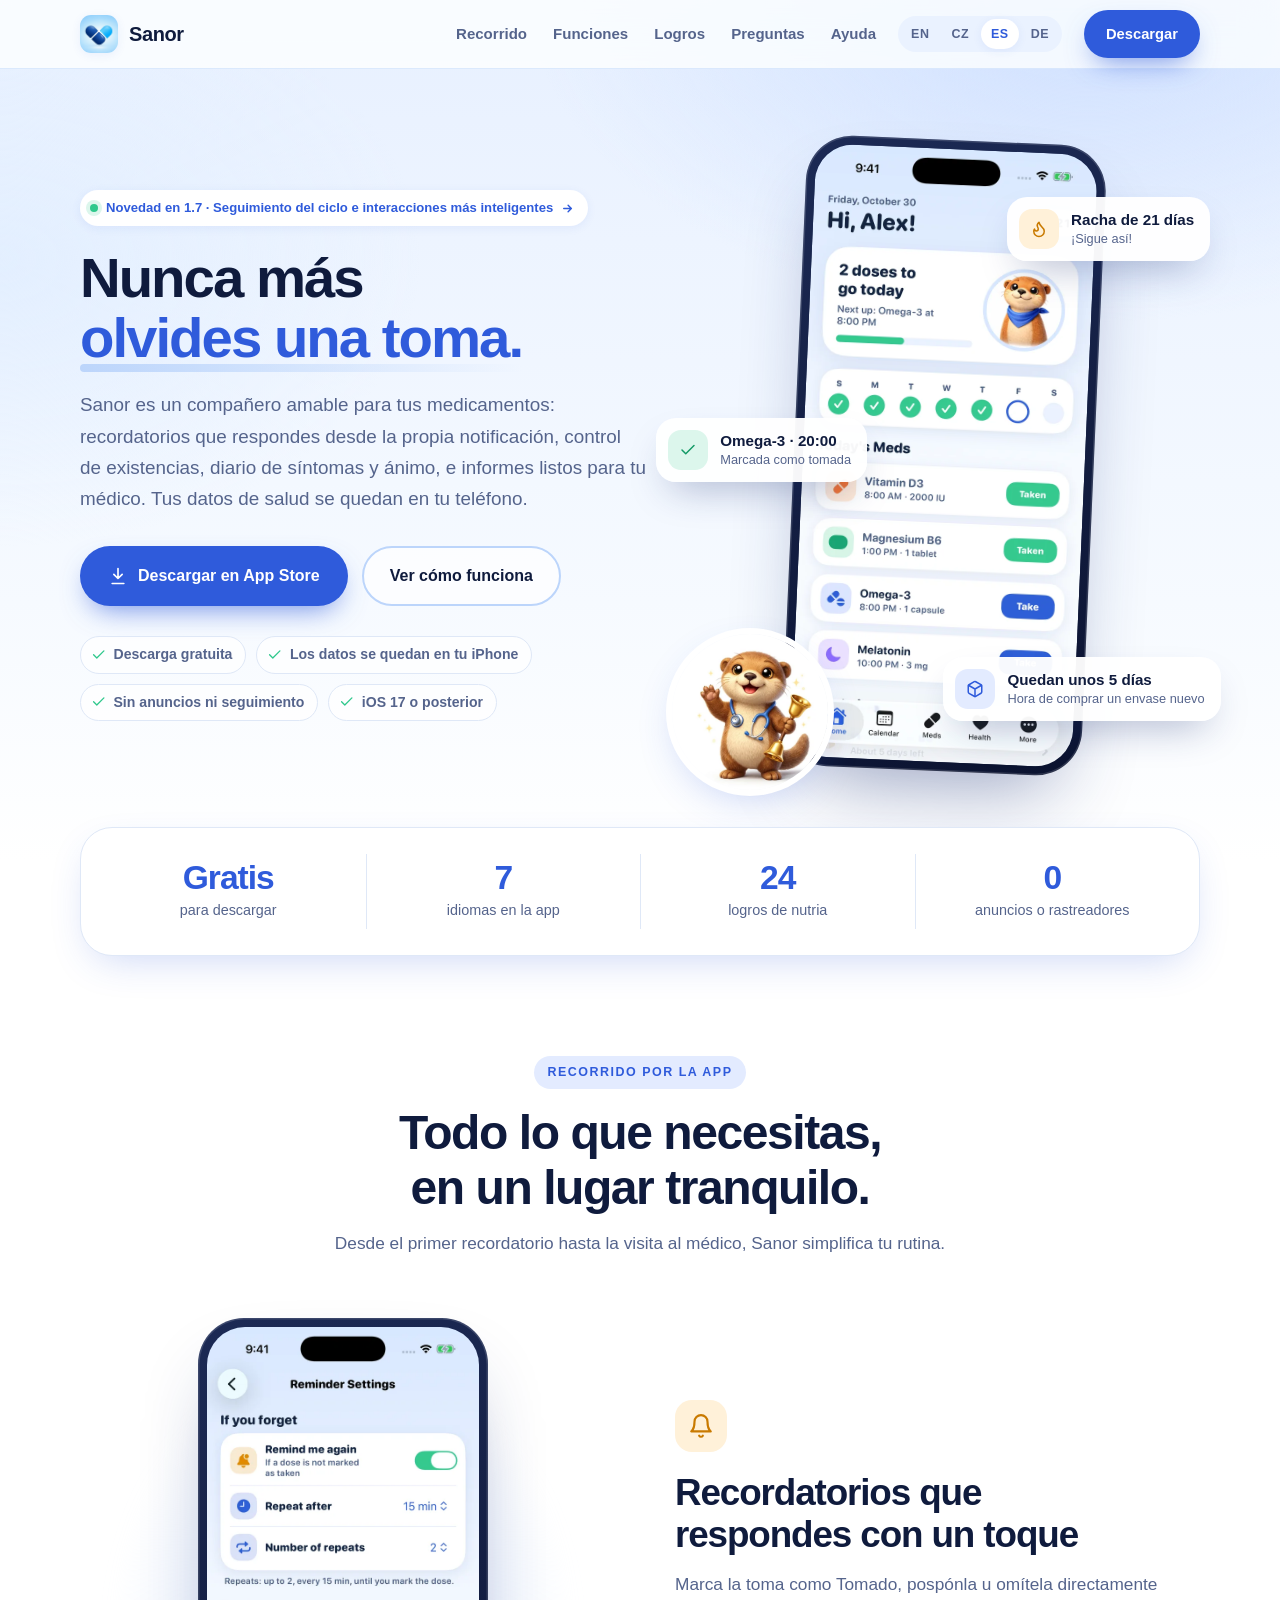
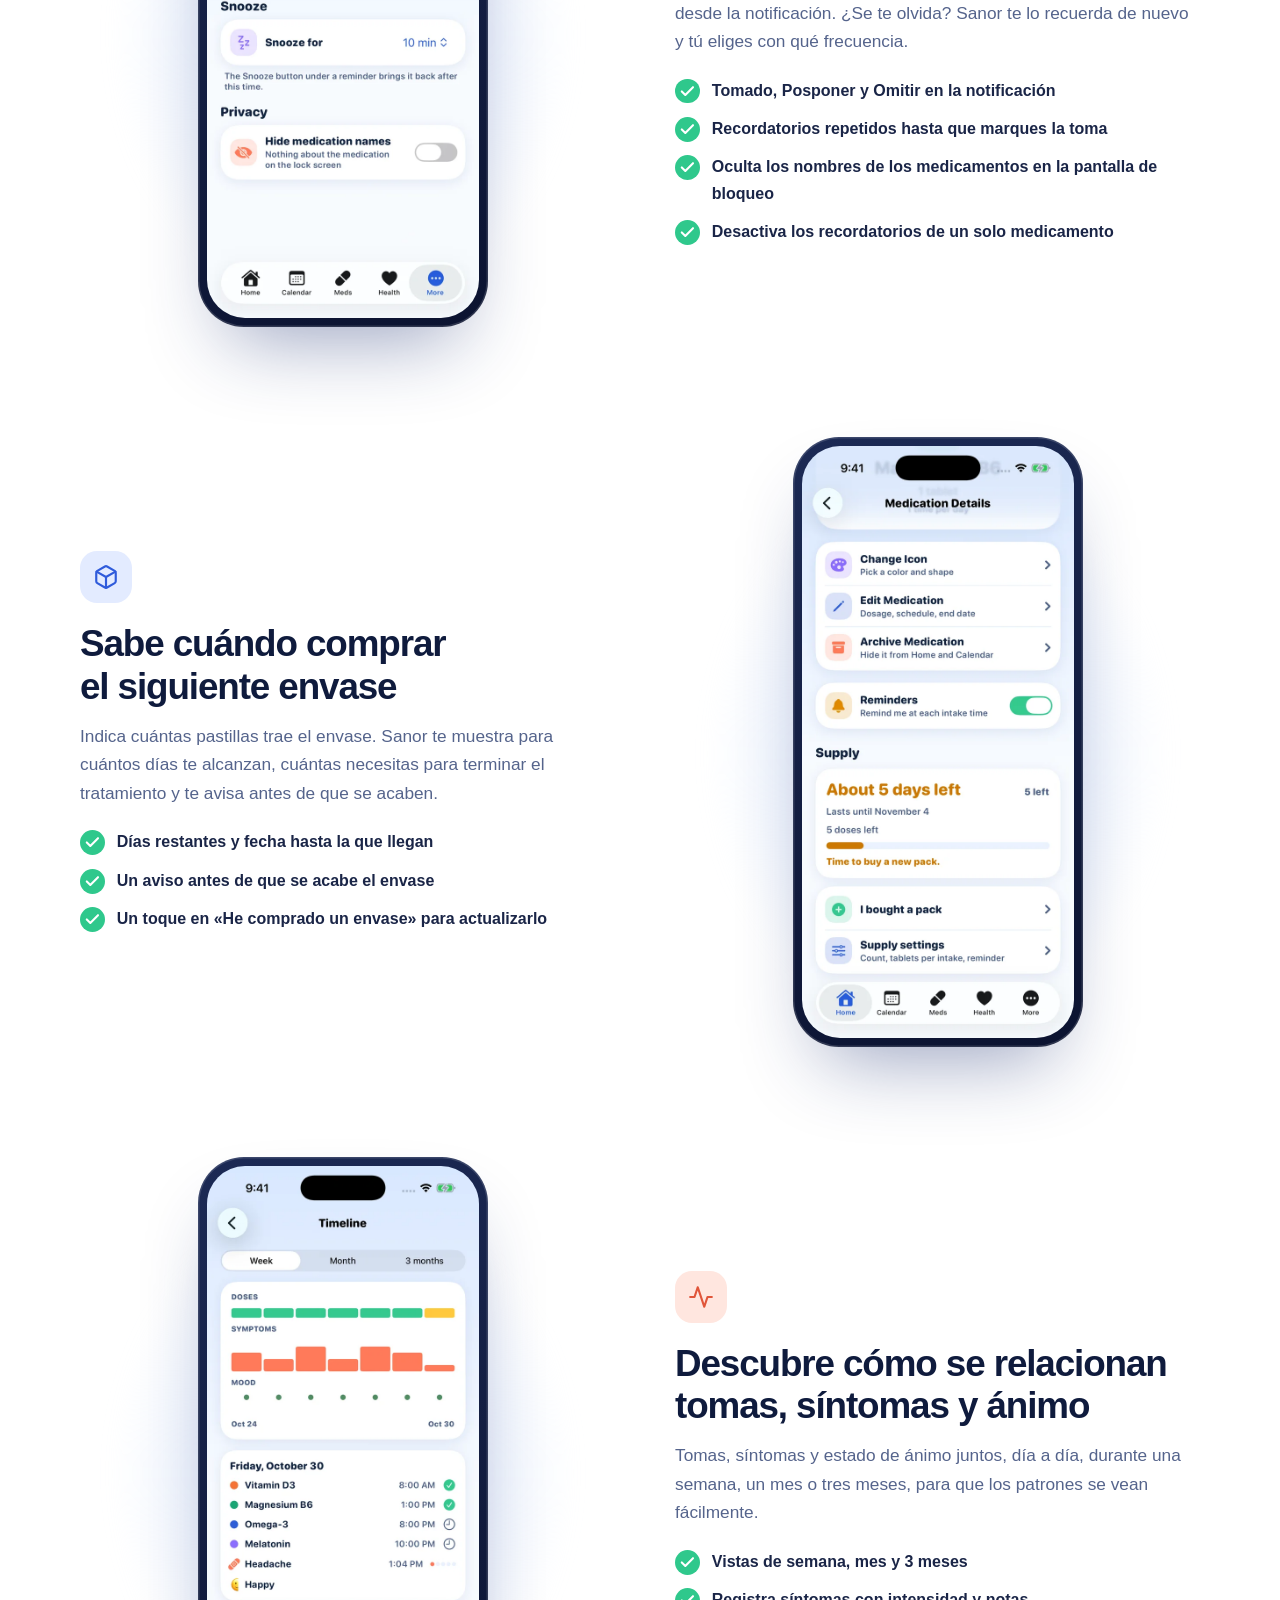
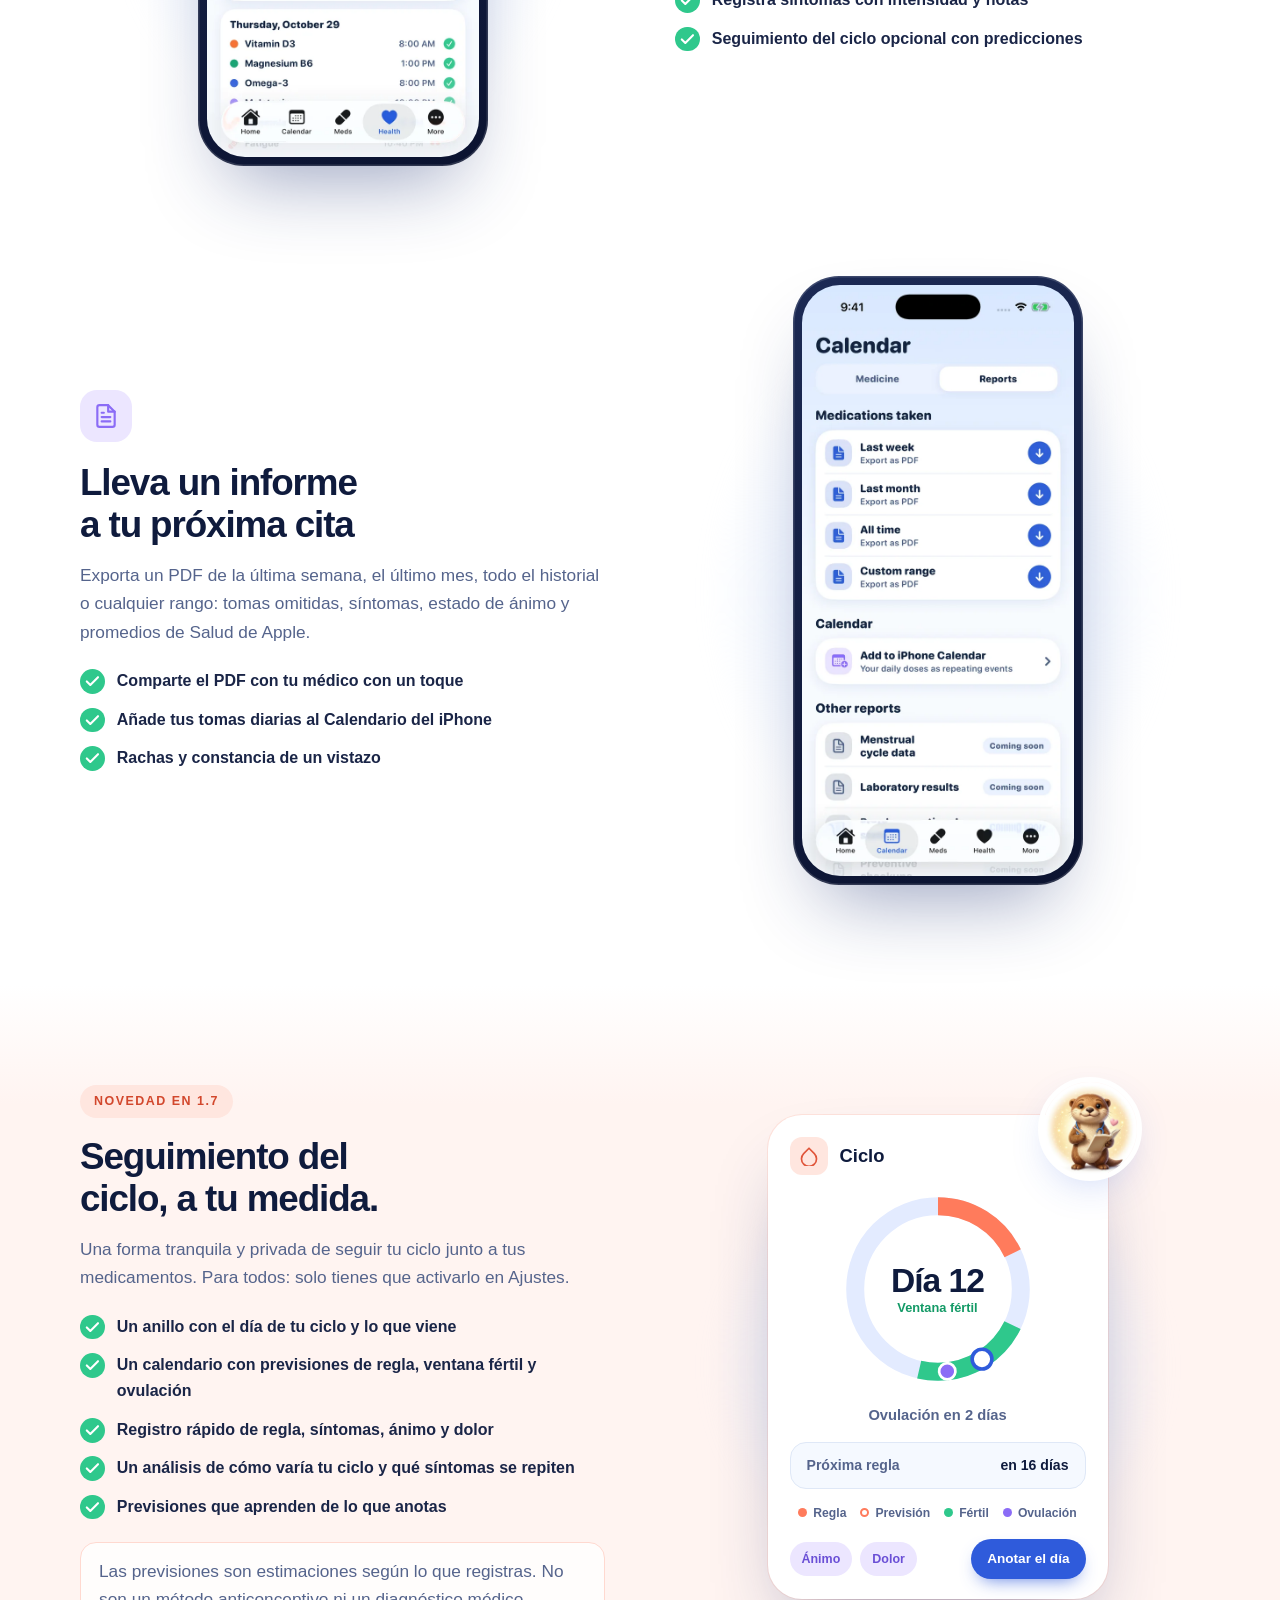
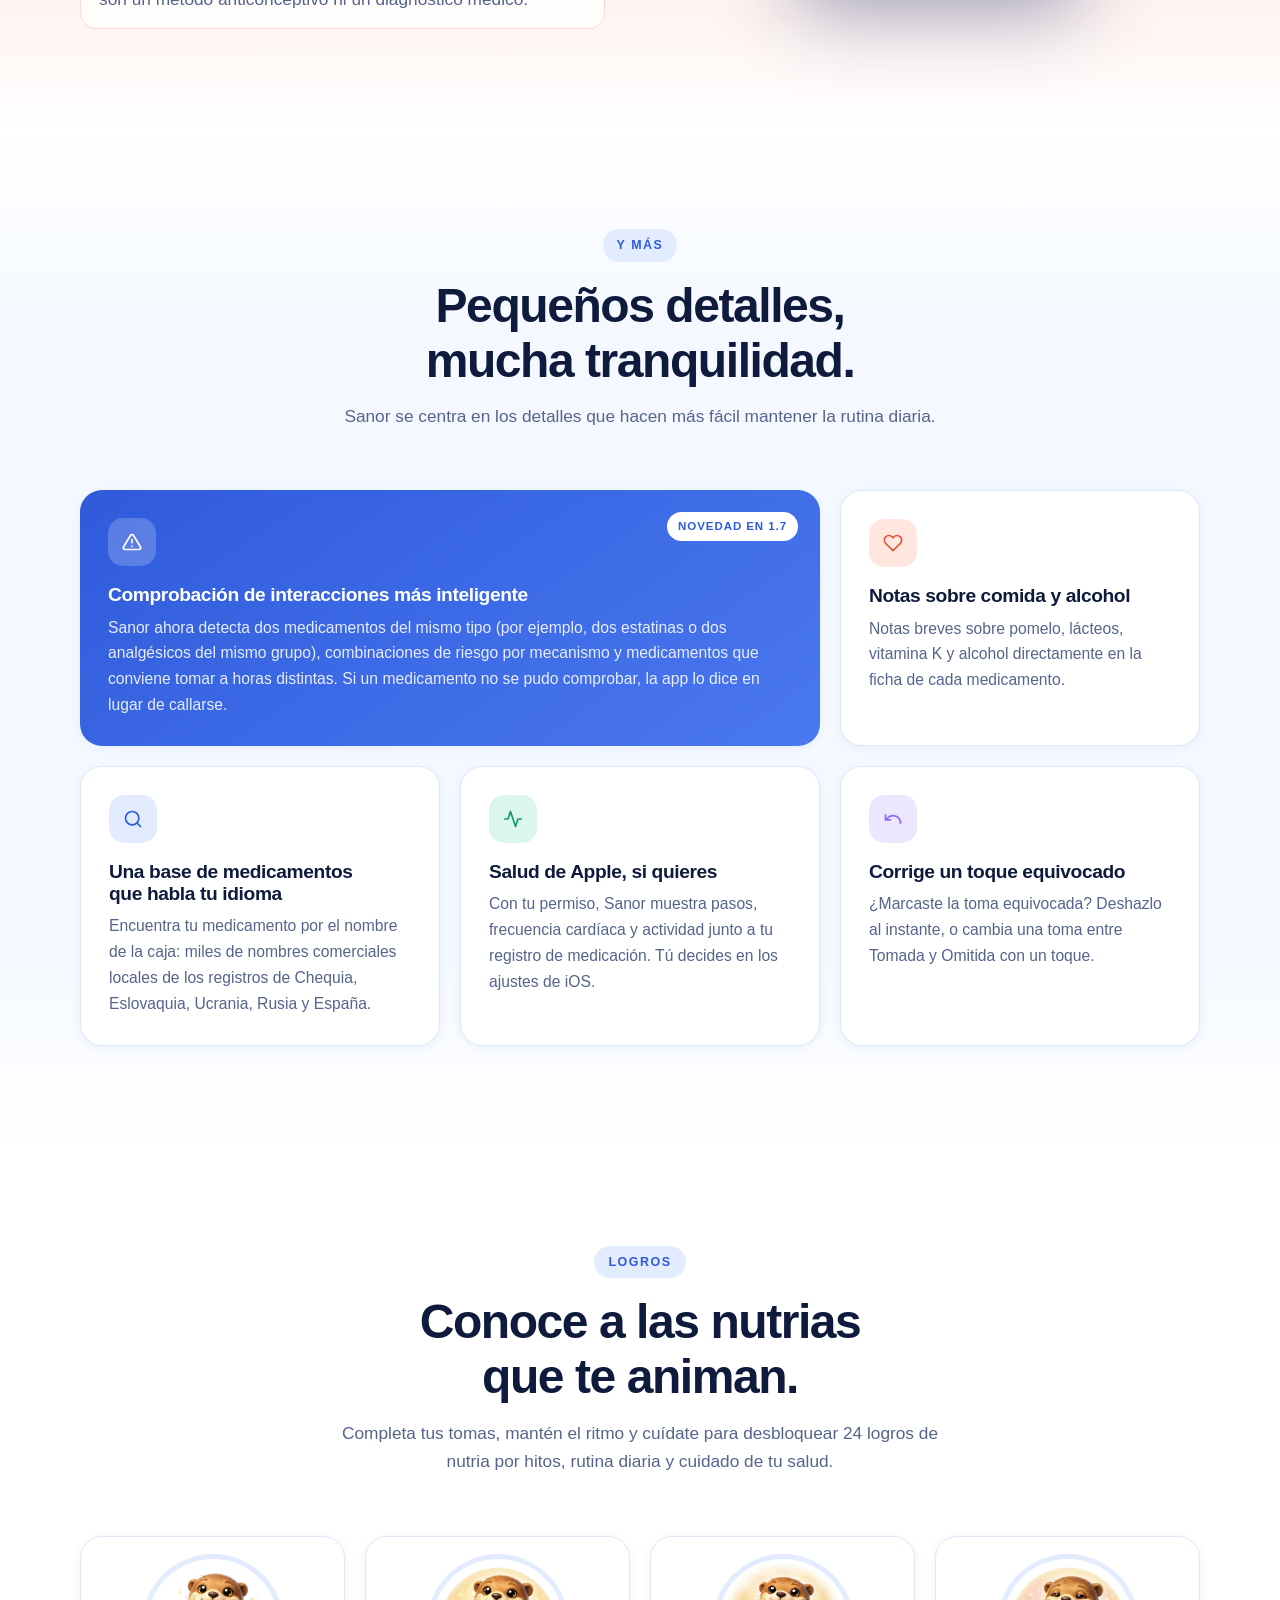
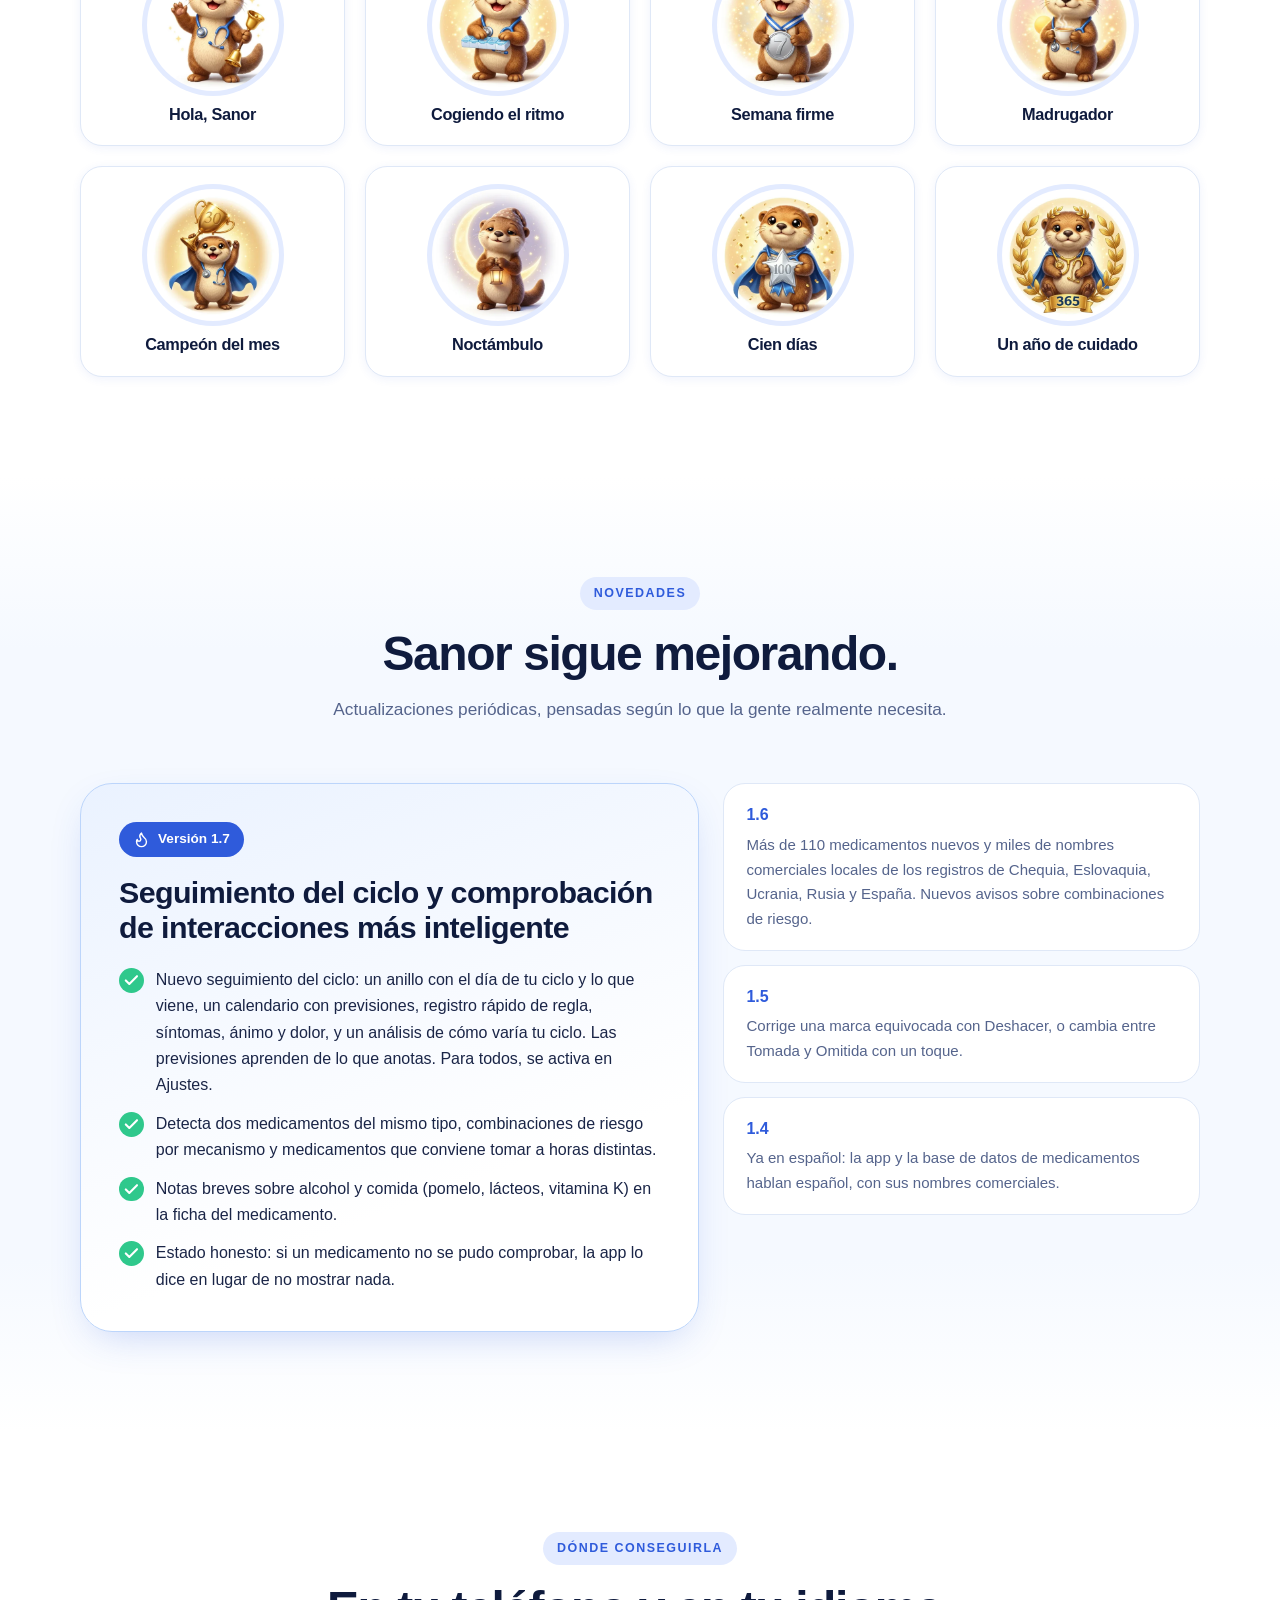
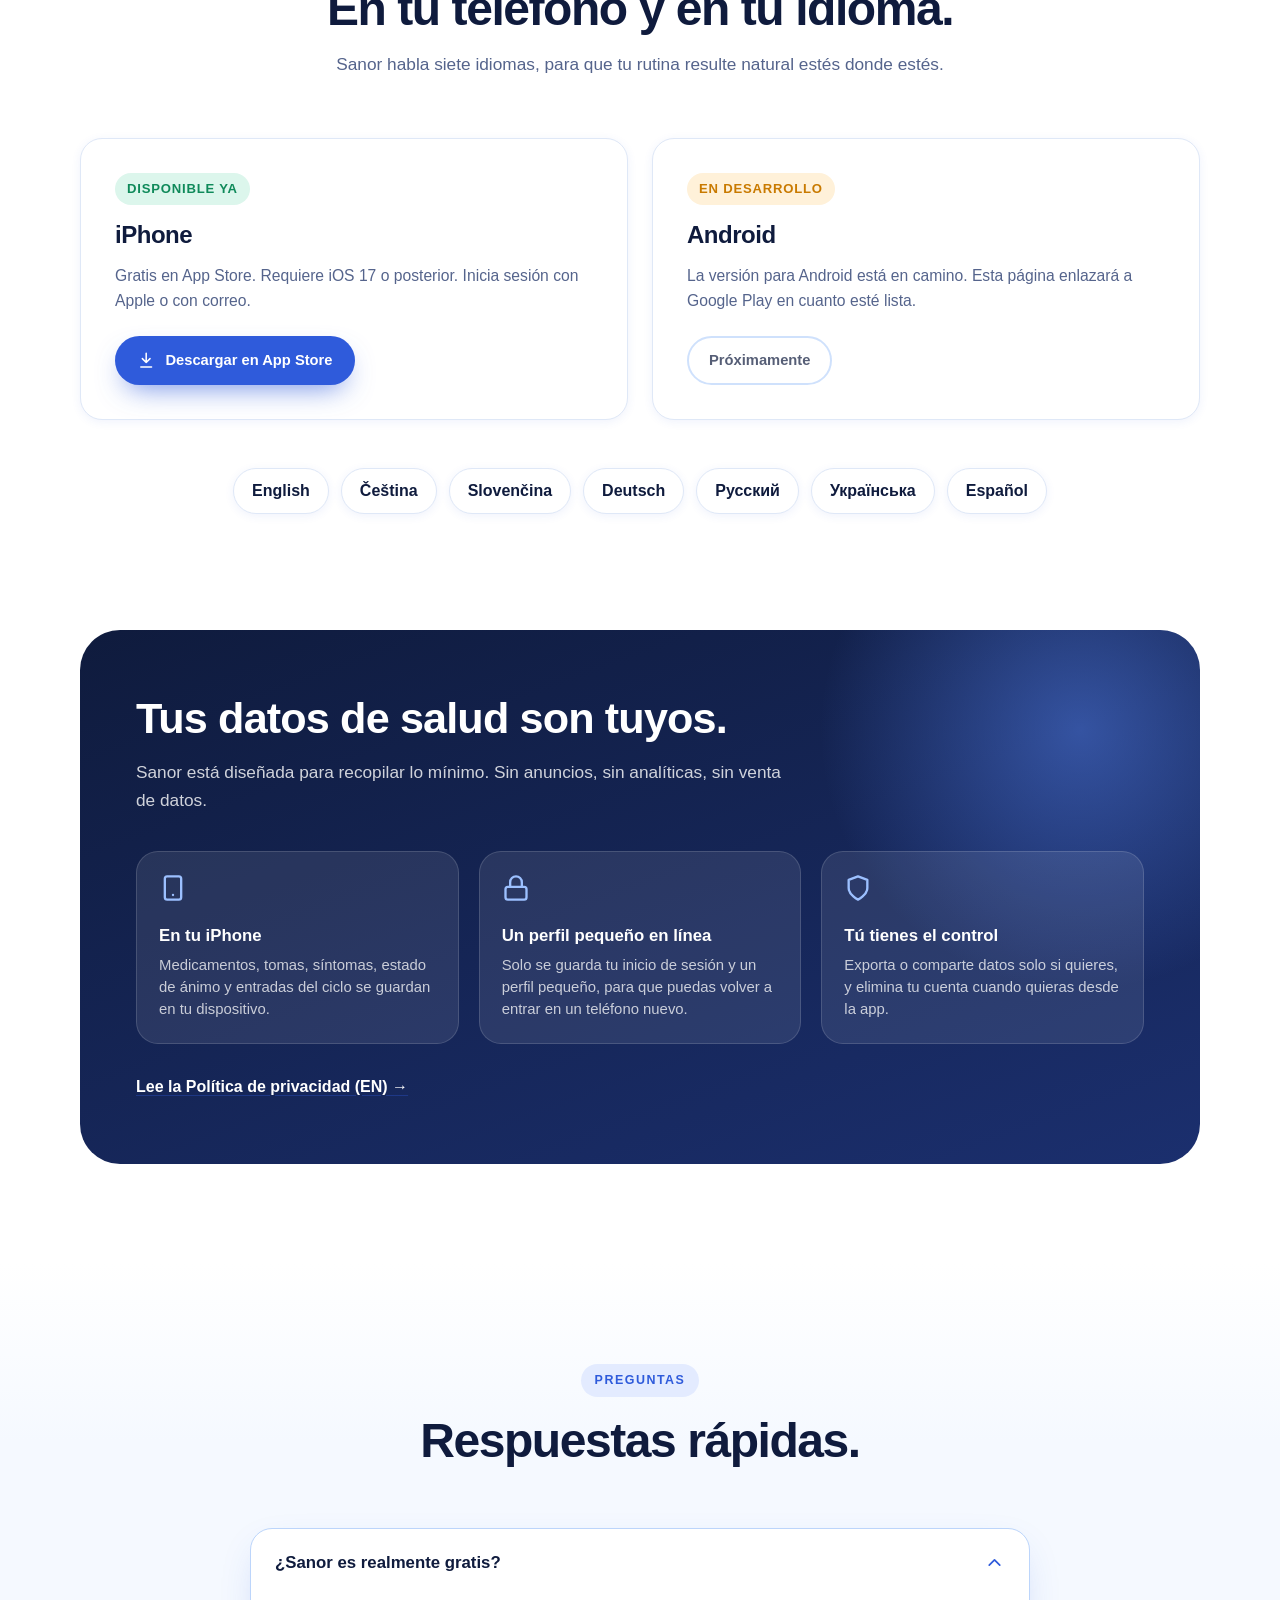
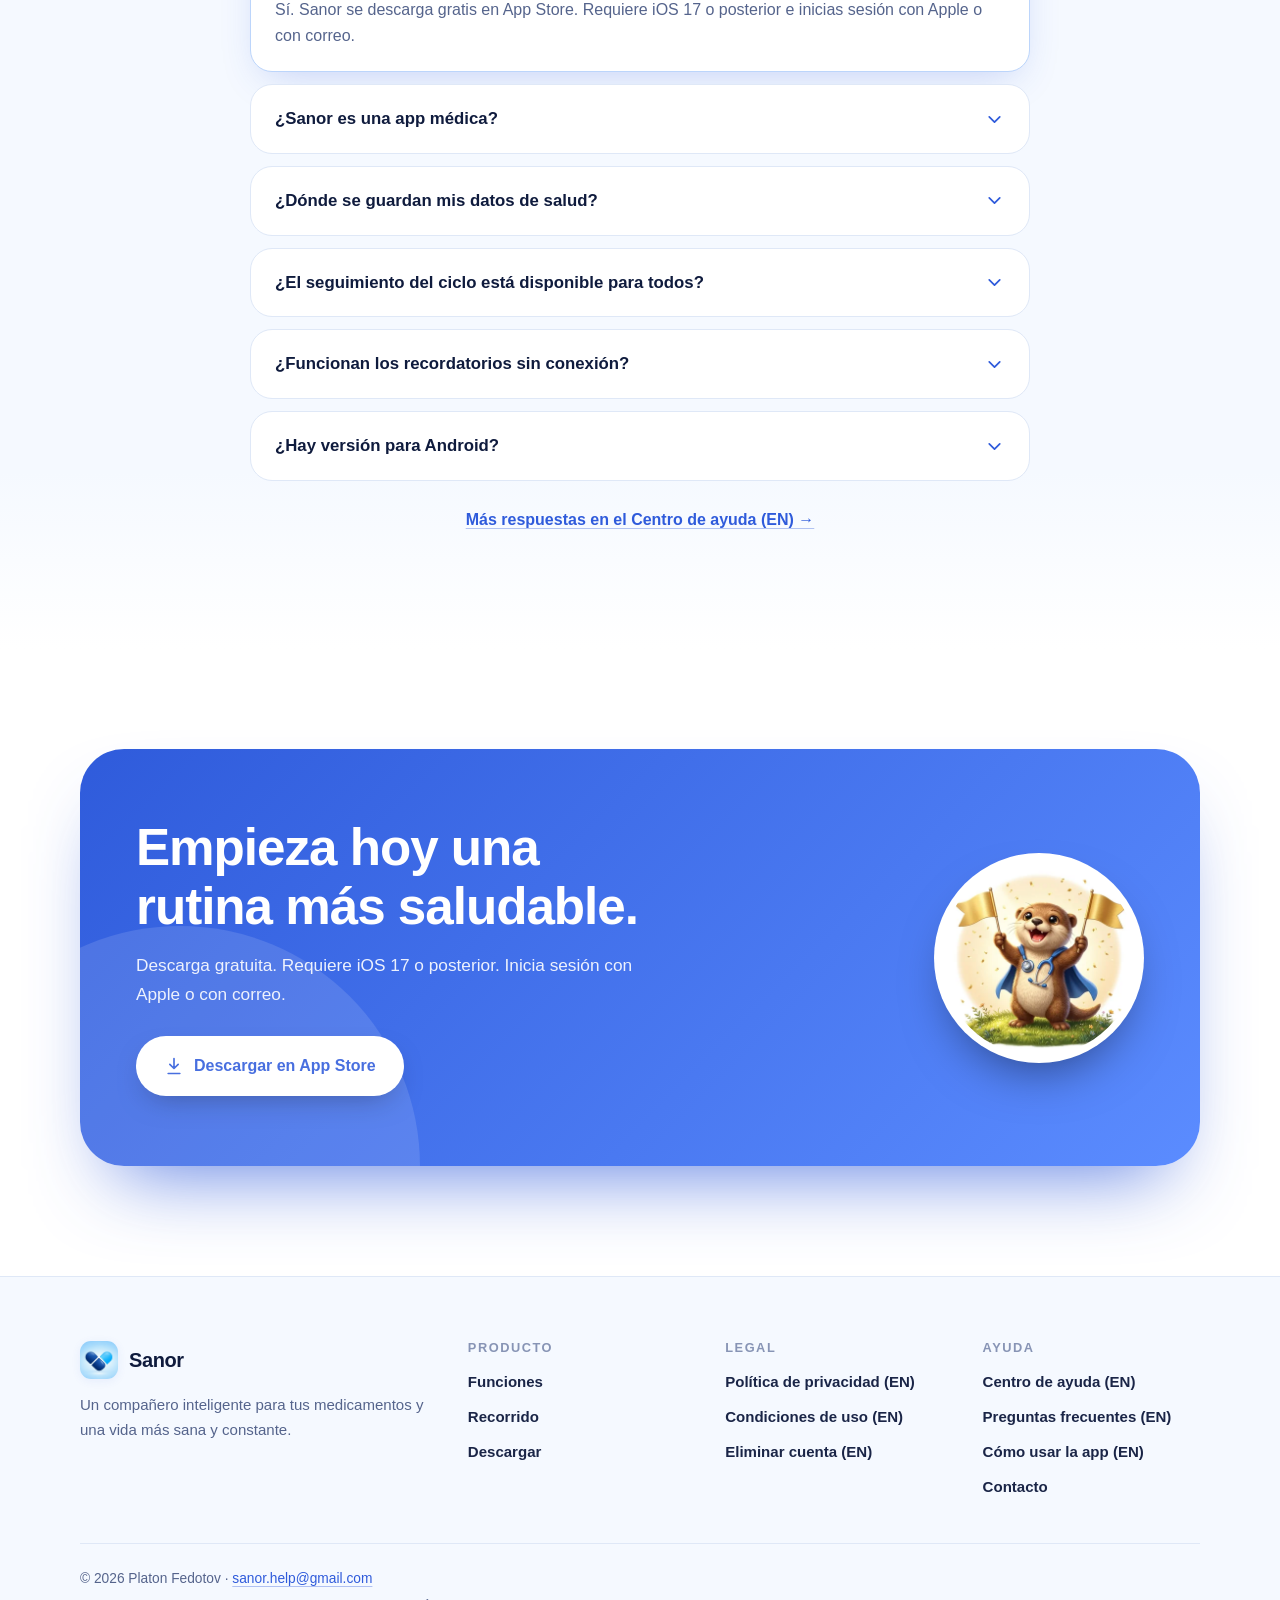
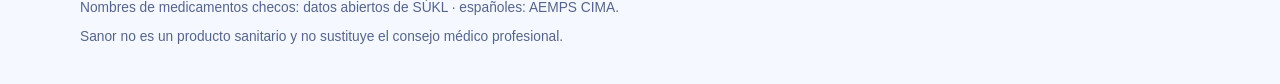
<file: es/index.html>
<!DOCTYPE html>
<html lang="es">
<head>
  <meta charset="UTF-8" />
  <meta name="viewport" content="width=device-width, initial-scale=1" />
  <title>Sanor – Recordatorios de medicación, existencias y diario de salud para iPhone</title>
  <meta name="description" content="Sanor es una app gratuita para iPhone que te recuerda tomar tus medicamentos, controla tus existencias, registra síntomas y ánimo y crea informes en PDF para tu médico. Tus datos de salud se quedan en tu teléfono." />
  <meta name="theme-color" content="#e7f0ff" />
  <link rel="icon" href="/icon.jpeg" />
  <link rel="apple-touch-icon" href="/icon.jpeg" />
  <link rel="canonical" href="https://www.sanorapp.com/es/" />
  <link rel="alternate" hreflang="en" href="https://www.sanorapp.com/" />
  <link rel="alternate" hreflang="cs" href="https://www.sanorapp.com/cz/" />
  <link rel="alternate" hreflang="es" href="https://www.sanorapp.com/es/" />
  <link rel="alternate" hreflang="de" href="https://www.sanorapp.com/de/" />
  <link rel="alternate" hreflang="x-default" href="https://www.sanorapp.com/" />
  <meta name="apple-itunes-app" content="app-id=6766075127" />
  <meta property="og:type" content="website" />
  <meta property="og:site_name" content="Sanor" />
  <meta property="og:title" content="Sanor – Nunca más olvides una toma" />
  <meta property="og:description" content="Sanor es una app gratuita para iPhone que te recuerda tomar tus medicamentos, controla tus existencias, registra síntomas y ánimo y crea informes en PDF para tu médico. Tus datos de salud se quedan en tu teléfono." />
  <meta property="og:url" content="https://www.sanorapp.com/es/" />
  <meta property="og:image" content="https://www.sanorapp.com/icon.jpeg" />
  <meta name="twitter:card" content="summary" />
  <link rel="preload" as="image" href="/assets/shots/home.webp" type="image/webp" />
  <link rel="stylesheet" href="/assets/site.css" />
  <script type="application/ld+json">{"@context": "https://schema.org", "@type": "MobileApplication", "name": "Sanor", "description": "Sanor es una app gratuita para iPhone que te recuerda tomar tus medicamentos, controla tus existencias, registra síntomas y ánimo y crea informes en PDF para tu médico. Tus datos de salud se quedan en tu teléfono.", "applicationCategory": "HealthApplication", "operatingSystem": "iOS 17+", "inLanguage": ["en", "cs", "sk", "de", "ru", "uk", "es"], "offers": {"@type": "Offer", "price": "0", "priceCurrency": "USD"}, "downloadUrl": "https://apps.apple.com/cz/app/sanor/id6766075127", "url": "https://www.sanorapp.com/es/", "image": "https://www.sanorapp.com/icon.jpeg", "author": {"@type": "Person", "name": "Platon Fedotov"}}</script>
</head>
<body>
<a class="sr-only" href="#main">Saltar al contenido</a>

<header class="nav">
  <div class="wrap nav-in">
    <a class="brand" href="/es/" aria-label="Sanor"><img src="/icon.jpeg" alt="" width="38" height="38" />Sanor</a>
    <ul class="nav-links">
      <li><a href="#tour">Recorrido</a></li>
      <li><a href="#features">Funciones</a></li>
      <li><a href="#rewards">Logros</a></li>
      <li><a href="#faq">Preguntas</a></li>
      <li><a href="/support.html">Ayuda</a></li>
    </ul>
    <nav class="lang" aria-label="Language"><a href="/" hreflang="en" lang="en">EN</a><a href="/cz/" hreflang="cs" lang="cs">CZ</a><a href="/es/" hreflang="es" lang="es" aria-current="true">ES</a><a href="/de/" hreflang="de" lang="de">DE</a></nav>
    <a class="btn btn-primary btn-sm" href="https://apps.apple.com/cz/app/sanor/id6766075127">Descargar</a>
  </div>
</header>

<main id="main">

  <!-- HERO -->
  <section class="hero">
    <div class="wrap hero-grid">
      <div>
        <a class="pill" href="#cycle"><i></i><span>Novedad en 1.7 · Seguimiento del ciclo e interacciones más inteligentes</span><svg class="ico" viewBox="0 0 24 24" aria-hidden="true"><path d="M5 12h14m-6-6 6 6-6 6"/></svg></a>
        <h1>Nunca más <em>olvides una toma.</em></h1>
        <p class="hero-sub">Sanor es un compañero amable para tus medicamentos: recordatorios que respondes desde la propia notificación, control de existencias, diario de síntomas y ánimo, e informes listos para tu médico. Tus datos de salud se quedan en tu teléfono.</p>
        <div class="hero-cta">
          <a class="btn btn-primary" href="https://apps.apple.com/cz/app/sanor/id6766075127"><svg class="ico" viewBox="0 0 24 24" aria-hidden="true"><path d="M12 3v12m0 0-5-5m5 5 5-5M5 21h14"/></svg>Descargar en App Store</a>
          <a class="btn btn-ghost" href="#tour">Ver cómo funciona</a>
        </div>
        <ul class="chips"><li><svg class="ico" viewBox="0 0 24 24" aria-hidden="true"><path d="M20 6 9 17l-5-5"/></svg>Descarga gratuita</li><li><svg class="ico" viewBox="0 0 24 24" aria-hidden="true"><path d="M20 6 9 17l-5-5"/></svg>Los datos se quedan en tu iPhone</li><li><svg class="ico" viewBox="0 0 24 24" aria-hidden="true"><path d="M20 6 9 17l-5-5"/></svg>Sin anuncios ni seguimiento</li><li><svg class="ico" viewBox="0 0 24 24" aria-hidden="true"><path d="M20 6 9 17l-5-5"/></svg>iOS 17 o posterior</li></ul>
      </div>
      <div class="hero-visual">
        <div class="phone"><img src="/assets/shots/home.webp" alt="Pantalla de inicio de Sanor con los medicamentos de hoy, una racha de 21 días y la nutria" width="620" height="1348" fetchpriority="high" decoding="async"></div>
        <img class="hero-otter" src="/assets/otters/otter_hello.webp" alt="La nutria, mascota de Sanor" width="400" height="400" />
        <div class="float float-a"><div class="dot dot-orange"><svg class="ico" viewBox="0 0 24 24" aria-hidden="true"><path d="M8.5 14.5A2.5 2.5 0 0 0 11 12c0-1.4-.5-2-1-3-1.1-2.1-.2-4 2-6 .5 2.5 2 4.9 4 6.5 2 1.6 3 3.5 3 5.5a7 7 0 1 1-14 0c0-1.2.4-2.4 1-3 0 1.3 1 2.5 2.5 2.5z"/></svg></div><div><b>Racha de 21 días</b><span>¡Sigue así!</span></div></div>
        <div class="float float-b"><div class="dot dot-green"><svg class="ico" viewBox="0 0 24 24" aria-hidden="true"><path d="M20 6 9 17l-5-5"/></svg></div><div><b>Omega-3 · 20:00</b><span>Marcada como tomada</span></div></div>
        <div class="float float-c"><div class="dot dot-blue"><svg class="ico" viewBox="0 0 24 24" aria-hidden="true"><path d="M21 16V8a2 2 0 0 0-1-1.7l-7-4a2 2 0 0 0-2 0l-7 4A2 2 0 0 0 3 8v8a2 2 0 0 0 1 1.7l7 4a2 2 0 0 0 2 0l7-4a2 2 0 0 0 1-1.7z"/><path d="M3.3 7 12 12l8.7-5M12 22V12"/></svg></div><div><b>Quedan unos 5 días</b><span>Hora de comprar un envase nuevo</span></div></div>
      </div>
    </div>
  </section>

  <div class="strip wrap"><div class="strip-card reveal"><div class="stat"><b>Gratis</b><span>para descargar</span></div><div class="stat"><b>7</b><span>idiomas en la app</span></div><div class="stat"><b>24</b><span>logros de nutria</span></div><div class="stat"><b>0</b><span>anuncios o rastreadores</span></div></div></div>

  <!-- TOUR -->
  <section class="section" id="tour">
    <div class="wrap">
      <div class="head reveal">
        <span class="eyebrow">Recorrido por la app</span>
        <h2>Todo lo que necesitas, en un lugar tranquilo.</h2>
        <p>Desde el primer recordatorio hasta la visita al médico, Sanor simplifica tu rutina.</p>
      </div>
      
      <div class="row reveal">
        <div class="row-media"><div class="phone"><img src="/assets/shots/reminders.webp" alt="Ajustes de recordatorios: recordar de nuevo, posponer y ocultar nombres" width="620" height="1348" loading="lazy" decoding="async"></div></div>
        <div class="row-text">
          <div class="tagico bg-amber"><svg class="ico" viewBox="0 0 24 24" aria-hidden="true"><path d="M18 8a6 6 0 0 0-12 0c0 7-3 9-3 9h18s-3-2-3-9"/><path d="M13.7 21a2 2 0 0 1-3.4 0"/></svg></div>
          <h3>Recordatorios que respondes con un toque</h3>
          <p>Marca la toma como Tomado, pospónla u omítela directamente desde la notificación. ¿Se te olvida? Sanor te lo recuerda de nuevo y tú eliges con qué frecuencia.</p>
          <ul class="ticks"><li><svg class="ico" viewBox="0 0 24 24" aria-hidden="true"><path d="M20 6 9 17l-5-5"/></svg><span>Tomado, Posponer y Omitir en la notificación</span></li><li><svg class="ico" viewBox="0 0 24 24" aria-hidden="true"><path d="M20 6 9 17l-5-5"/></svg><span>Recordatorios repetidos hasta que marques la toma</span></li><li><svg class="ico" viewBox="0 0 24 24" aria-hidden="true"><path d="M20 6 9 17l-5-5"/></svg><span>Oculta los nombres de los medicamentos en la pantalla de bloqueo</span></li><li><svg class="ico" viewBox="0 0 24 24" aria-hidden="true"><path d="M20 6 9 17l-5-5"/></svg><span>Desactiva los recordatorios de un solo medicamento</span></li></ul>
        </div>
      </div>
      
      <div class="row flip reveal">
        <div class="row-media"><div class="phone"><img src="/assets/shots/supply.webp" alt="Pantalla de existencias con unos 5 días restantes" width="620" height="1348" loading="lazy" decoding="async"></div></div>
        <div class="row-text">
          <div class="tagico bg-blue"><svg class="ico" viewBox="0 0 24 24" aria-hidden="true"><path d="M21 16V8a2 2 0 0 0-1-1.7l-7-4a2 2 0 0 0-2 0l-7 4A2 2 0 0 0 3 8v8a2 2 0 0 0 1 1.7l7 4a2 2 0 0 0 2 0l7-4a2 2 0 0 0 1-1.7z"/><path d="M3.3 7 12 12l8.7-5M12 22V12"/></svg></div>
          <h3>Sabe cuándo comprar el siguiente envase</h3>
          <p>Indica cuántas pastillas trae el envase. Sanor te muestra para cuántos días te alcanzan, cuántas necesitas para terminar el tratamiento y te avisa antes de que se acaben.</p>
          <ul class="ticks"><li><svg class="ico" viewBox="0 0 24 24" aria-hidden="true"><path d="M20 6 9 17l-5-5"/></svg><span>Días restantes y fecha hasta la que llegan</span></li><li><svg class="ico" viewBox="0 0 24 24" aria-hidden="true"><path d="M20 6 9 17l-5-5"/></svg><span>Un aviso antes de que se acabe el envase</span></li><li><svg class="ico" viewBox="0 0 24 24" aria-hidden="true"><path d="M20 6 9 17l-5-5"/></svg><span>Un toque en «He comprado un envase» para actualizarlo</span></li></ul>
        </div>
      </div>
      
      <div class="row reveal">
        <div class="row-media"><div class="phone"><img src="/assets/shots/timeline.webp" alt="Cronología de tomas, síntomas y ánimo de la semana" width="620" height="1348" loading="lazy" decoding="async"></div></div>
        <div class="row-text">
          <div class="tagico bg-coral"><svg class="ico" viewBox="0 0 24 24" aria-hidden="true"><path d="M22 12h-4l-3 9L9 3l-3 9H2"/></svg></div>
          <h3>Descubre cómo se relacionan tomas, síntomas y ánimo</h3>
          <p>Tomas, síntomas y estado de ánimo juntos, día a día, durante una semana, un mes o tres meses, para que los patrones se vean fácilmente.</p>
          <ul class="ticks"><li><svg class="ico" viewBox="0 0 24 24" aria-hidden="true"><path d="M20 6 9 17l-5-5"/></svg><span>Vistas de semana, mes y 3 meses</span></li><li><svg class="ico" viewBox="0 0 24 24" aria-hidden="true"><path d="M20 6 9 17l-5-5"/></svg><span>Registra síntomas con intensidad y notas</span></li><li><svg class="ico" viewBox="0 0 24 24" aria-hidden="true"><path d="M20 6 9 17l-5-5"/></svg><span>Seguimiento del ciclo opcional con predicciones</span></li></ul>
        </div>
      </div>
      
      <div class="row flip reveal">
        <div class="row-media"><div class="phone"><img src="/assets/shots/reports.webp" alt="Pantalla de informes con exportación a PDF de semana, mes, todo el historial o rango personalizado" width="620" height="1348" loading="lazy" decoding="async"></div></div>
        <div class="row-text">
          <div class="tagico bg-purple"><svg class="ico" viewBox="0 0 24 24" aria-hidden="true"><path d="M14 2H6a2 2 0 0 0-2 2v16a2 2 0 0 0 2 2h12a2 2 0 0 0 2-2V8z"/><path d="M14 2v6h6M16 13H8M16 17H8M10 9H8"/></svg></div>
          <h3>Lleva un informe a tu próxima cita</h3>
          <p>Exporta un PDF de la última semana, el último mes, todo el historial o cualquier rango: tomas omitidas, síntomas, estado de ánimo y promedios de Salud de Apple.</p>
          <ul class="ticks"><li><svg class="ico" viewBox="0 0 24 24" aria-hidden="true"><path d="M20 6 9 17l-5-5"/></svg><span>Comparte el PDF con tu médico con un toque</span></li><li><svg class="ico" viewBox="0 0 24 24" aria-hidden="true"><path d="M20 6 9 17l-5-5"/></svg><span>Añade tus tomas diarias al Calendario del iPhone</span></li><li><svg class="ico" viewBox="0 0 24 24" aria-hidden="true"><path d="M20 6 9 17l-5-5"/></svg><span>Rachas y constancia de un vistazo</span></li></ul>
        </div>
      </div>
    </div>
  </section>

  <!-- CYCLE (new in 1.7) -->
  <section class="section section-warm" id="cycle">
    <div class="wrap">
      <div class="row flip reveal">
        <div class="row-media"><div class="cy-visual">
          <div class="cy-card" aria-hidden="true">
            <div class="cy-head"><span class="tagico bg-coral"><svg class="ico" viewBox="0 0 24 24" aria-hidden="true"><path d="M12 2.7 5.6 9.1a9 9 0 1 0 12.8 0z"/></svg></span><b>Ciclo</b></div>
            <div class="cy-ring"><svg viewBox="0 0 240 240" aria-hidden="true"><circle cx="120" cy="120" r="92" fill="none" stroke="#e3ebff" stroke-width="20"/><circle cx="120" cy="120" r="92" fill="none" stroke="#ff7b5c" stroke-width="20" stroke-dasharray="103.2 578.1" stroke-dashoffset="0.0" transform="rotate(-90 120 120)"/><circle cx="120" cy="120" r="92" fill="none" stroke="#2fc88c" stroke-width="20" stroke-dasharray="123.9 578.1" stroke-dashoffset="-185.8" transform="rotate(-90 120 120)"/><circle cx="130.3" cy="211.4" r="9" fill="#8b6cf6" stroke="#fff" stroke-width="3"/><circle cx="168.9" cy="197.9" r="11" fill="#fff" stroke="#2f5bdb" stroke-width="4"/></svg><div class="cy-center"><b>Día 12</b><span>Ventana fértil</span></div></div>
            <p class="cy-line">Ovulación en 2 días</p>
            <div class="cy-next"><span>Próxima regla</span><b>en 16 días</b></div>
            <ul class="cy-legend"><li><i class="lp"></i>Regla</li><li><i class="lf"></i>Previsión</li><li><i class="lg"></i>Fértil</li><li><i class="lo"></i>Ovulación</li></ul>
            <div class="cy-actions"><span class="cy-chip">Ánimo</span><span class="cy-chip">Dolor</span><span class="cy-btn">Anotar el día</span></div>
          </div>
          <img class="cy-otter" src="/assets/otters/otter_mood_diary.webp" alt="" width="400" height="400" loading="lazy" decoding="async">
        </div></div>
        <div class="row-text">
          <span class="eyebrow eyebrow-coral">Novedad en 1.7</span>
          <h3>Seguimiento del ciclo, a tu medida.</h3>
          <p>Una forma tranquila y privada de seguir tu ciclo junto a tus medicamentos. Para todos: solo tienes que activarlo en Ajustes.</p>
          <ul class="ticks"><li><svg class="ico" viewBox="0 0 24 24" aria-hidden="true"><path d="M20 6 9 17l-5-5"/></svg><span>Un anillo con el día de tu ciclo y lo que viene</span></li><li><svg class="ico" viewBox="0 0 24 24" aria-hidden="true"><path d="M20 6 9 17l-5-5"/></svg><span>Un calendario con previsiones de regla, ventana fértil y ovulación</span></li><li><svg class="ico" viewBox="0 0 24 24" aria-hidden="true"><path d="M20 6 9 17l-5-5"/></svg><span>Registro rápido de regla, síntomas, ánimo y dolor</span></li><li><svg class="ico" viewBox="0 0 24 24" aria-hidden="true"><path d="M20 6 9 17l-5-5"/></svg><span>Un análisis de cómo varía tu ciclo y qué síntomas se repiten</span></li><li><svg class="ico" viewBox="0 0 24 24" aria-hidden="true"><path d="M20 6 9 17l-5-5"/></svg><span>Previsiones que aprenden de lo que anotas</span></li></ul>
          <p class="cy-note">Las previsiones son estimaciones según lo que registras. No son un método anticonceptivo ni un diagnóstico médico.</p>
        </div>
      </div>
    </div>
  </section>

  <!-- FEATURES -->
  <section class="section section-tint" id="features">
    <div class="wrap">
      <div class="head reveal">
        <span class="eyebrow">Y más</span>
        <h2>Pequeños detalles, mucha tranquilidad.</h2>
        <p>Sanor se centra en los detalles que hacen más fácil mantener la rutina diaria.</p>
      </div>
      <div class="bento">
        
        <div class="card card-new span-4 reveal"><span class="badge-new">Novedad en 1.7</span>
          <div class="tagico bg-blue"><svg class="ico" viewBox="0 0 24 24" aria-hidden="true"><path d="M10.3 3.9 1.8 18a2 2 0 0 0 1.7 3h17a2 2 0 0 0 1.7-3L13.7 3.9a2 2 0 0 0-3.4 0z"/><path d="M12 9v4M12 17h.01"/></svg></div>
          <h3>Comprobación de interacciones más inteligente</h3>
          <p>Sanor ahora detecta dos medicamentos del mismo tipo (por ejemplo, dos estatinas o dos analgésicos del mismo grupo), combinaciones de riesgo por mecanismo y medicamentos que conviene tomar a horas distintas. Si un medicamento no se pudo comprobar, la app lo dice en lugar de callarse.</p>
        </div>
        
        <div class="card span-2 reveal">
          <div class="tagico bg-coral"><svg class="ico" viewBox="0 0 24 24" aria-hidden="true"><path d="M20.8 4.6a5.5 5.5 0 0 0-7.8 0L12 5.7l-1-1.1a5.5 5.5 0 0 0-7.8 7.8l1 1.1L12 21.2l7.8-7.7 1-1.1a5.5 5.5 0 0 0 0-7.8z"/></svg></div>
          <h3>Notas sobre comida y alcohol</h3>
          <p>Notas breves sobre pomelo, lácteos, vitamina K y alcohol directamente en la ficha de cada medicamento.</p>
        </div>
        
        <div class="card span-2 reveal">
          <div class="tagico bg-blue"><svg class="ico" viewBox="0 0 24 24" aria-hidden="true"><circle cx="11" cy="11" r="8"/><path d="m21 21-4.3-4.3"/></svg></div>
          <h3>Una base de medicamentos que habla tu idioma</h3>
          <p>Encuentra tu medicamento por el nombre de la caja: miles de nombres comerciales locales de los registros de Chequia, Eslovaquia, Ucrania, Rusia y España.</p>
        </div>
        
        <div class="card span-2 reveal">
          <div class="tagico bg-green"><svg class="ico" viewBox="0 0 24 24" aria-hidden="true"><path d="M22 12h-4l-3 9L9 3l-3 9H2"/></svg></div>
          <h3>Salud de Apple, si quieres</h3>
          <p>Con tu permiso, Sanor muestra pasos, frecuencia cardíaca y actividad junto a tu registro de medicación. Tú decides en los ajustes de iOS.</p>
        </div>
        
        <div class="card span-2 reveal">
          <div class="tagico bg-purple"><svg class="ico" viewBox="0 0 24 24" aria-hidden="true"><path d="M3 7v6h6"/><path d="M21 17a9 9 0 0 0-15-6.7L3 13"/></svg></div>
          <h3>Corrige un toque equivocado</h3>
          <p>¿Marcaste la toma equivocada? Deshazlo al instante, o cambia una toma entre Tomada y Omitida con un toque.</p>
        </div>
      </div>
    </div>
  </section>

  <!-- REWARDS -->
  <section class="section" id="rewards">
    <div class="wrap">
      <div class="head reveal">
        <span class="eyebrow">Logros</span>
        <h2>Conoce a las nutrias que te animan.</h2>
        <p>Completa tus tomas, mantén el ritmo y cuídate para desbloquear 24 logros de nutria por hitos, rutina diaria y cuidado de tu salud.</p>
      </div>
      <div class="rewards-grid"><div class="card award reveal"><img src="/assets/otters/otter_hello.webp" alt="" width="400" height="400" loading="lazy" decoding="async"><h3>Hola, Sanor</h3></div><div class="card award reveal"><img src="/assets/otters/otter_fifty_doses.webp" alt="" width="400" height="400" loading="lazy" decoding="async"><h3>Cogiendo el ritmo</h3></div><div class="card award reveal"><img src="/assets/otters/otter_seven_day.webp" alt="" width="400" height="400" loading="lazy" decoding="async"><h3>Semana firme</h3></div><div class="card award reveal"><img src="/assets/otters/otter_early_bird.webp" alt="" width="400" height="400" loading="lazy" decoding="async"><h3>Madrugador</h3></div><div class="card award reveal"><img src="/assets/otters/otter_thirty_day.webp" alt="" width="400" height="400" loading="lazy" decoding="async"><h3>Campeón del mes</h3></div><div class="card award reveal"><img src="/assets/otters/otter_night_owl.webp" alt="" width="400" height="400" loading="lazy" decoding="async"><h3>Noctámbulo</h3></div><div class="card award reveal"><img src="/assets/otters/otter_hundred_days.webp" alt="" width="400" height="400" loading="lazy" decoding="async"><h3>Cien días</h3></div><div class="card award reveal"><img src="/assets/otters/otter_year_of_care.webp" alt="" width="400" height="400" loading="lazy" decoding="async"><h3>Un año de cuidado</h3></div></div>
    </div>
  </section>

  <!-- WHAT'S NEW -->
  <section class="section section-tint" id="news">
    <div class="wrap">
      <div class="head reveal">
        <span class="eyebrow">Novedades</span>
        <h2>Sanor sigue mejorando.</h2>
        <p>Actualizaciones periódicas, pensadas según lo que la gente realmente necesita.</p>
      </div>
      <div class="news">
        <div class="news-main reveal">
          <span class="ver"><svg class="ico" viewBox="0 0 24 24" aria-hidden="true"><path d="M8.5 14.5A2.5 2.5 0 0 0 11 12c0-1.4-.5-2-1-3-1.1-2.1-.2-4 2-6 .5 2.5 2 4.9 4 6.5 2 1.6 3 3.5 3 5.5a7 7 0 1 1-14 0c0-1.2.4-2.4 1-3 0 1.3 1 2.5 2.5 2.5z"/></svg>Versión 1.7</span>
          <h3>Seguimiento del ciclo y comprobación de interacciones más inteligente</h3>
          <ul class="ticks"><li><svg class="ico" viewBox="0 0 24 24" aria-hidden="true"><path d="M20 6 9 17l-5-5"/></svg><span>Nuevo seguimiento del ciclo: un anillo con el día de tu ciclo y lo que viene, un calendario con previsiones, registro rápido de regla, síntomas, ánimo y dolor, y un análisis de cómo varía tu ciclo. Las previsiones aprenden de lo que anotas. Para todos, se activa en Ajustes.</span></li><li><svg class="ico" viewBox="0 0 24 24" aria-hidden="true"><path d="M20 6 9 17l-5-5"/></svg><span>Detecta dos medicamentos del mismo tipo, combinaciones de riesgo por mecanismo y medicamentos que conviene tomar a horas distintas.</span></li><li><svg class="ico" viewBox="0 0 24 24" aria-hidden="true"><path d="M20 6 9 17l-5-5"/></svg><span>Notas breves sobre alcohol y comida (pomelo, lácteos, vitamina K) en la ficha del medicamento.</span></li><li><svg class="ico" viewBox="0 0 24 24" aria-hidden="true"><path d="M20 6 9 17l-5-5"/></svg><span>Estado honesto: si un medicamento no se pudo comprobar, la app lo dice en lugar de no mostrar nada.</span></li></ul>
        </div>
        <div class="old-list"><div class="old reveal"><b>1.6</b><p>Más de 110 medicamentos nuevos y miles de nombres comerciales locales de los registros de Chequia, Eslovaquia, Ucrania, Rusia y España. Nuevos avisos sobre combinaciones de riesgo.</p></div><div class="old reveal"><b>1.5</b><p>Corrige una marca equivocada con Deshacer, o cambia entre Tomada y Omitida con un toque.</p></div><div class="old reveal"><b>1.4</b><p>Ya en español: la app y la base de datos de medicamentos hablan español, con sus nombres comerciales.</p></div></div>
      </div>
    </div>
  </section>

  <!-- PLATFORMS -->
  <section class="section" id="download-info">
    <div class="wrap">
      <div class="head reveal">
        <span class="eyebrow">Dónde conseguirla</span>
        <h2>En tu teléfono y en tu idioma.</h2>
        <p>Sanor habla siete idiomas, para que tu rutina resulte natural estés donde estés.</p>
      </div>
      <div class="plat">
        <div class="card reveal">
          <span class="status live">Disponible ya</span>
          <h3>iPhone</h3>
          <p>Gratis en App Store. Requiere iOS 17 o posterior. Inicia sesión con Apple o con correo.</p>
          <a class="btn btn-primary btn-sm" href="https://apps.apple.com/cz/app/sanor/id6766075127"><svg class="ico" viewBox="0 0 24 24" aria-hidden="true"><path d="M12 3v12m0 0-5-5m5 5 5-5M5 21h14"/></svg>Descargar en App Store</a>
        </div>
        <div class="card reveal">
          <span class="status soon">En desarrollo</span>
          <h3>Android</h3>
          <p>La versión para Android está en camino. Esta página enlazará a Google Play en cuanto esté lista.</p>
          <span class="btn btn-ghost btn-sm" aria-disabled="true" style="pointer-events:none;opacity:.7">Próximamente</span>
        </div>
      </div>
      <ul class="langs reveal"><li>English</li><li>Čeština</li><li>Slovenčina</li><li>Deutsch</li><li>Русский</li><li>Українська</li><li>Español</li></ul>
    </div>
  </section>

  <!-- PRIVACY -->
  <section class="section" style="padding-top:0">
    <div class="wrap">
      <div class="privacy-band reveal">
        <h2>Tus datos de salud son tuyos.</h2>
        <p>Sanor está diseñada para recopilar lo mínimo. Sin anuncios, sin analíticas, sin venta de datos.</p>
        <div class="p3"><div><svg class="ico" viewBox="0 0 24 24" aria-hidden="true"><rect x="5" y="2" width="14" height="20" rx="2"/><path d="M12 18h.01"/></svg><b>En tu iPhone</b><span>Medicamentos, tomas, síntomas, estado de ánimo y entradas del ciclo se guardan en tu dispositivo.</span></div><div><svg class="ico" viewBox="0 0 24 24" aria-hidden="true"><rect x="3" y="11" width="18" height="11" rx="2"/><path d="M7 11V7a5 5 0 0 1 10 0v4"/></svg><b>Un perfil pequeño en línea</b><span>Solo se guarda tu inicio de sesión y un perfil pequeño, para que puedas volver a entrar en un teléfono nuevo.</span></div><div><svg class="ico" viewBox="0 0 24 24" aria-hidden="true"><path d="M12 22s8-4 8-10V5l-8-3-8 3v7c0 6 8 10 8 10z"/></svg><b>Tú tienes el control</b><span>Exporta o comparte datos solo si quieres, y elimina tu cuenta cuando quieras desde la app.</span></div></div>
        <a class="more" href="/privacy.html">Lee la Política de privacidad (EN) →</a>
      </div>
    </div>
  </section>

  <!-- FAQ -->
  <section class="section section-tint" id="faq">
    <div class="wrap">
      <div class="head reveal">
        <span class="eyebrow">Preguntas</span>
        <h2>Respuestas rápidas.</h2>
      </div>
      <div class="faq reveal"><div class="faq-item open"><button class="faq-q" type="button">¿Sanor es realmente gratis?<svg class="ico" viewBox="0 0 24 24" aria-hidden="true"><path d="m6 9 6 6 6-6"/></svg></button><div class="faq-a"><p>Sí. Sanor se descarga gratis en App Store. Requiere iOS 17 o posterior e inicias sesión con Apple o con correo.</p></div></div><div class="faq-item"><button class="faq-q" type="button">¿Sanor es una app médica?<svg class="ico" viewBox="0 0 24 24" aria-hidden="true"><path d="m6 9 6 6 6-6"/></svg></button><div class="faq-a"><p>No. Sanor no sustituye a un médico, a un farmacéutico ni a un consejo médico. Te ayuda a organizar tu horario y a ser constante. Si Sanor muestra una posible interacción, consúltalo con tu médico o farmacéutico. Que no aparezca un aviso no significa que una combinación sea segura.</p></div></div><div class="faq-item"><button class="faq-q" type="button">¿Dónde se guardan mis datos de salud?<svg class="ico" viewBox="0 0 24 24" aria-hidden="true"><path d="m6 9 6 6 6-6"/></svg></button><div class="faq-a"><p>Tus medicamentos, tomas, síntomas, notas de ánimo y entradas del ciclo se guardan en tu iPhone. Tu cuenta y un perfil pequeño se guardan en Google Firebase para que puedas volver a entrar en un teléfono nuevo. No vendemos datos, no mostramos anuncios y no te rastreamos.</p></div></div><div class="faq-item"><button class="faq-q" type="button">¿El seguimiento del ciclo está disponible para todos?<svg class="ico" viewBox="0 0 24 24" aria-hidden="true"><path d="m6 9 6 6 6-6"/></svg></button><div class="faq-a"><p>Sí. El seguimiento del ciclo es para todos: actívalo en Ajustes y aparecerá en la pestaña Salud. Tus registros del ciclo se guardan en tu iPhone, igual que el resto de tus datos de salud.</p><p>Las previsiones son estimaciones según lo que registras. No son un método anticonceptivo ni un diagnóstico médico.</p></div></div><div class="faq-item"><button class="faq-q" type="button">¿Funcionan los recordatorios sin conexión?<svg class="ico" viewBox="0 0 24 24" aria-hidden="true"><path d="m6 9 6 6 6-6"/></svg></button><div class="faq-a"><p>Sí. Los recordatorios se programan en tu teléfono, así que funcionan sin conexión a internet.</p></div></div><div class="faq-item"><button class="faq-q" type="button">¿Hay versión para Android?<svg class="ico" viewBox="0 0 24 24" aria-hidden="true"><path d="m6 9 6 6 6-6"/></svg></button><div class="faq-a"><p>Está en desarrollo. Cuando esté lista, esta página enlazará a Google Play.</p></div></div></div>
      <p class="faq-more"><a href="/support.html#faq">Más respuestas en el Centro de ayuda (EN) →</a></p>
    </div>
  </section>

  <!-- CTA -->
  <section class="cta" id="download" style="padding-top:100px">
    <div class="wrap">
      <div class="cta-card reveal">
        <div>
          <h2>Empieza hoy una rutina más saludable.</h2>
          <p>Descarga gratuita. Requiere iOS 17 o posterior. Inicia sesión con Apple o con correo.</p>
          <a class="btn btn-light" href="https://apps.apple.com/cz/app/sanor/id6766075127"><svg class="ico" viewBox="0 0 24 24" aria-hidden="true"><path d="M12 3v12m0 0-5-5m5 5 5-5M5 21h14"/></svg>Descargar en App Store</a>
        </div>
        <img src="/assets/otters/otter_weekend_hero.webp" alt="La nutria, mascota de Sanor" width="400" height="400" loading="lazy" />
      </div>
    </div>
  </section>

</main>

<footer class="footer">
  <div class="wrap">
    <div class="foot-grid">
      <div>
        <a class="brand" href="/es/"><img src="/icon.jpeg" alt="" width="38" height="38" />Sanor</a>
        <p>Un compañero inteligente para tus medicamentos y una vida más sana y constante.</p>
      </div>
      <div>
        <h4>Producto</h4>
        <ul>
          <li><a href="#features">Funciones</a></li>
          <li><a href="#tour">Recorrido</a></li>
          <li><a href="#download">Descargar</a></li>
        </ul>
      </div>
      <div>
        <h4>Legal</h4>
        <ul>
          <li><a href="/privacy.html">Política de privacidad (EN)</a></li>
          <li><a href="/terms.html">Condiciones de uso (EN)</a></li>
          <li><a href="/delete-account.html">Eliminar cuenta (EN)</a></li>
        </ul>
      </div>
      <div>
        <h4>Ayuda</h4>
        <ul>
          <li><a href="/support.html">Centro de ayuda (EN)</a></li>
          <li><a href="/support.html#faq">Preguntas frecuentes (EN)</a></li>
          <li><a href="/support.html#how-to">Cómo usar la app (EN)</a></li>
          <li><a href="mailto:sanor.help@gmail.com">Contacto</a></li>
        </ul>
      </div>
    </div>
    <div class="foot-bottom">
      <p>© 2026 Platon Fedotov · <a href="mailto:sanor.help@gmail.com">sanor.help@gmail.com</a></p>
      <p>Nombres de medicamentos checos: datos abiertos de SÚKL · españoles: AEMPS CIMA.</p>
      <p>Sanor no es un producto sanitario y no sustituye el consejo médico profesional.</p>
    </div>
  </div>
</footer>

<script src="/assets/site.js" defer></script>
</body>
</html>
</file>
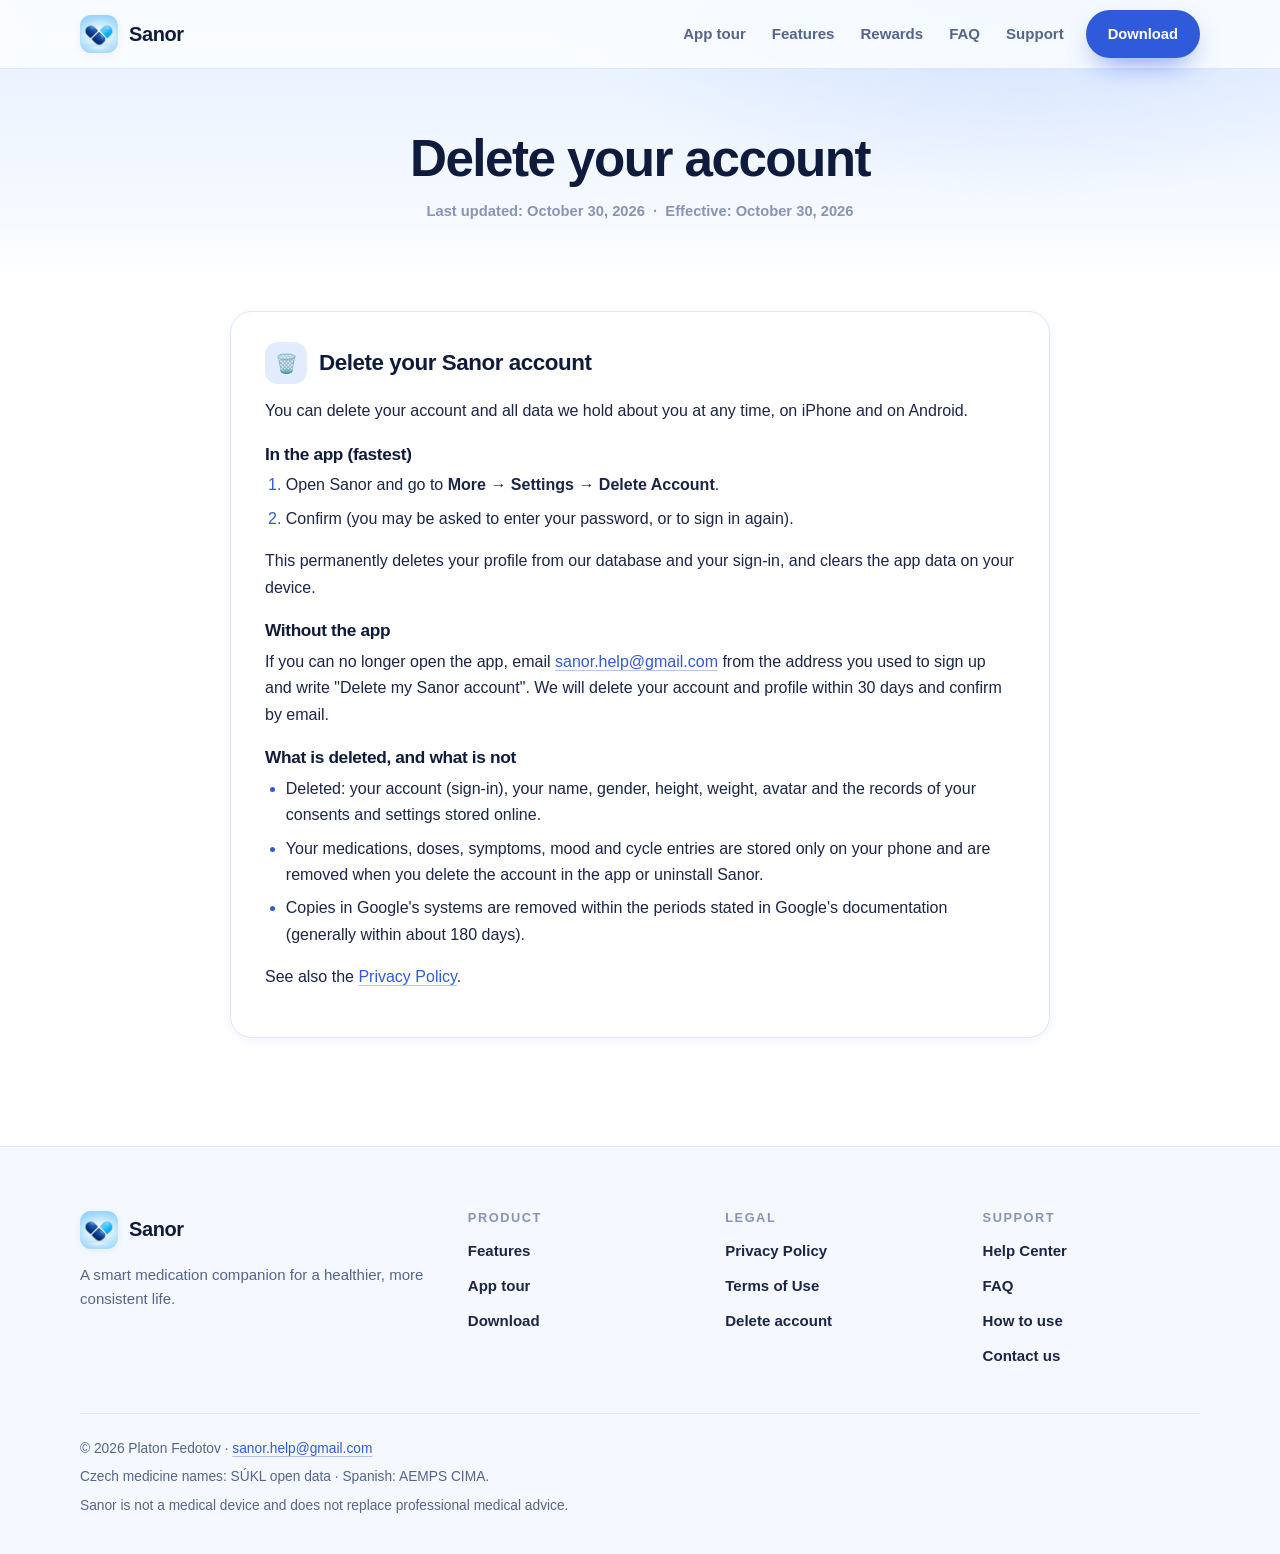
<file: delete-account.html>
<!DOCTYPE html>
<html lang="en">
<head>
  <meta charset="UTF-8" />
  <meta name="viewport" content="width=device-width, initial-scale=1" />
  <title>Delete your account – Sanor</title>
  <meta name="description" content="How to delete your Sanor account and data, in the app or by email." />
  <meta name="theme-color" content="#e7f0ff" />
  <link rel="icon" href="/icon.jpeg" />
  <link rel="apple-touch-icon" href="/icon.jpeg" />
  <link rel="canonical" href="https://www.sanorapp.com/delete-account.html" />
  <link rel="stylesheet" href="/assets/site.css" />
</head>
<body>
<header class="nav">
  <div class="wrap nav-in">
    <a class="brand" href="/" aria-label="Sanor"><img src="/icon.jpeg" alt="" width="38" height="38" />Sanor</a>
    <ul class="nav-links">
      <li><a href="/#tour">App tour</a></li>
      <li><a href="/#features">Features</a></li>
      <li><a href="/#rewards">Rewards</a></li>
      <li><a href="/#faq">FAQ</a></li>
      <li><a href="/support.html">Support</a></li>
    </ul>
    <a class="btn btn-primary btn-sm" href="https://apps.apple.com/cz/app/sanor/id6766075127">Download</a>
  </div>
</header>

<div class="page-hero">
  <div class="wrap">
    <h1>Delete your account</h1>
    <p class="meta">Last updated: October 30, 2026 &nbsp;·&nbsp; Effective: October 30, 2026</p>
    
  </div>
</div>

<main class="doc" id="main">
  <section>
    <h2><span class="icon">🗑️</span> Delete your Sanor account</h2>
    <p>You can delete your account and all data we hold about you at any time, on iPhone and on Android.</p>
    <h3>In the app (fastest)</h3>
    <ol>
      <li>Open Sanor and go to <strong>More → Settings → Delete Account</strong>.</li>
      <li>Confirm (you may be asked to enter your password, or to sign in again).</li>
    </ol>
    <p>This permanently deletes your profile from our database and your sign-in, and clears the app data on your device.</p>
    <h3>Without the app</h3>
    <p>If you can no longer open the app, email <a href="mailto:sanor.help@gmail.com">sanor.help@gmail.com</a> from the address you used to sign up and write "Delete my Sanor account". We will delete your account and profile within 30 days and confirm by email.</p>
    <h3>What is deleted, and what is not</h3>
    <ul>
      <li>Deleted: your account (sign-in), your name, gender, height, weight, avatar and the records of your consents and settings stored online.</li>
      <li>Your medications, doses, symptoms, mood and cycle entries are stored only on your phone and are removed when you delete the account in the app or uninstall Sanor.</li>
      <li>Copies in Google's systems are removed within the periods stated in Google's documentation (generally within about 180 days).</li>
    </ul>
    <p>See also the <a href="privacy.html">Privacy Policy</a>.</p>
  </section>
</main>

<footer class="footer">
  <div class="wrap">
    <div class="foot-grid">
      <div>
        <a class="brand" href="/"><img src="/icon.jpeg" alt="" width="38" height="38" />Sanor</a>
        <p>A smart medication companion for a healthier, more consistent life.</p>
      </div>
      <div>
        <h4>Product</h4>
        <ul>
          <li><a href="/#features">Features</a></li>
          <li><a href="/#tour">App tour</a></li>
          <li><a href="/#download">Download</a></li>
        </ul>
      </div>
      <div>
        <h4>Legal</h4>
        <ul>
          <li><a href="/privacy.html">Privacy Policy</a></li>
          <li><a href="/terms.html">Terms of Use</a></li>
          <li><a href="/delete-account.html">Delete account</a></li>
        </ul>
      </div>
      <div>
        <h4>Support</h4>
        <ul>
          <li><a href="/support.html">Help Center</a></li>
          <li><a href="/support.html#faq">FAQ</a></li>
          <li><a href="/support.html#how-to">How to use</a></li>
          <li><a href="mailto:sanor.help@gmail.com">Contact us</a></li>
        </ul>
      </div>
    </div>
    <div class="foot-bottom">
      <p>© 2026 Platon Fedotov · <a href="mailto:sanor.help@gmail.com">sanor.help@gmail.com</a></p>
      <p>Czech medicine names: SÚKL open data · Spanish: AEMPS CIMA.</p>
      <p>Sanor is not a medical device and does not replace professional medical advice.</p>
    </div>
  </div>
</footer>

<script src="/assets/site.js" defer></script>
</body>
</html>
</file>
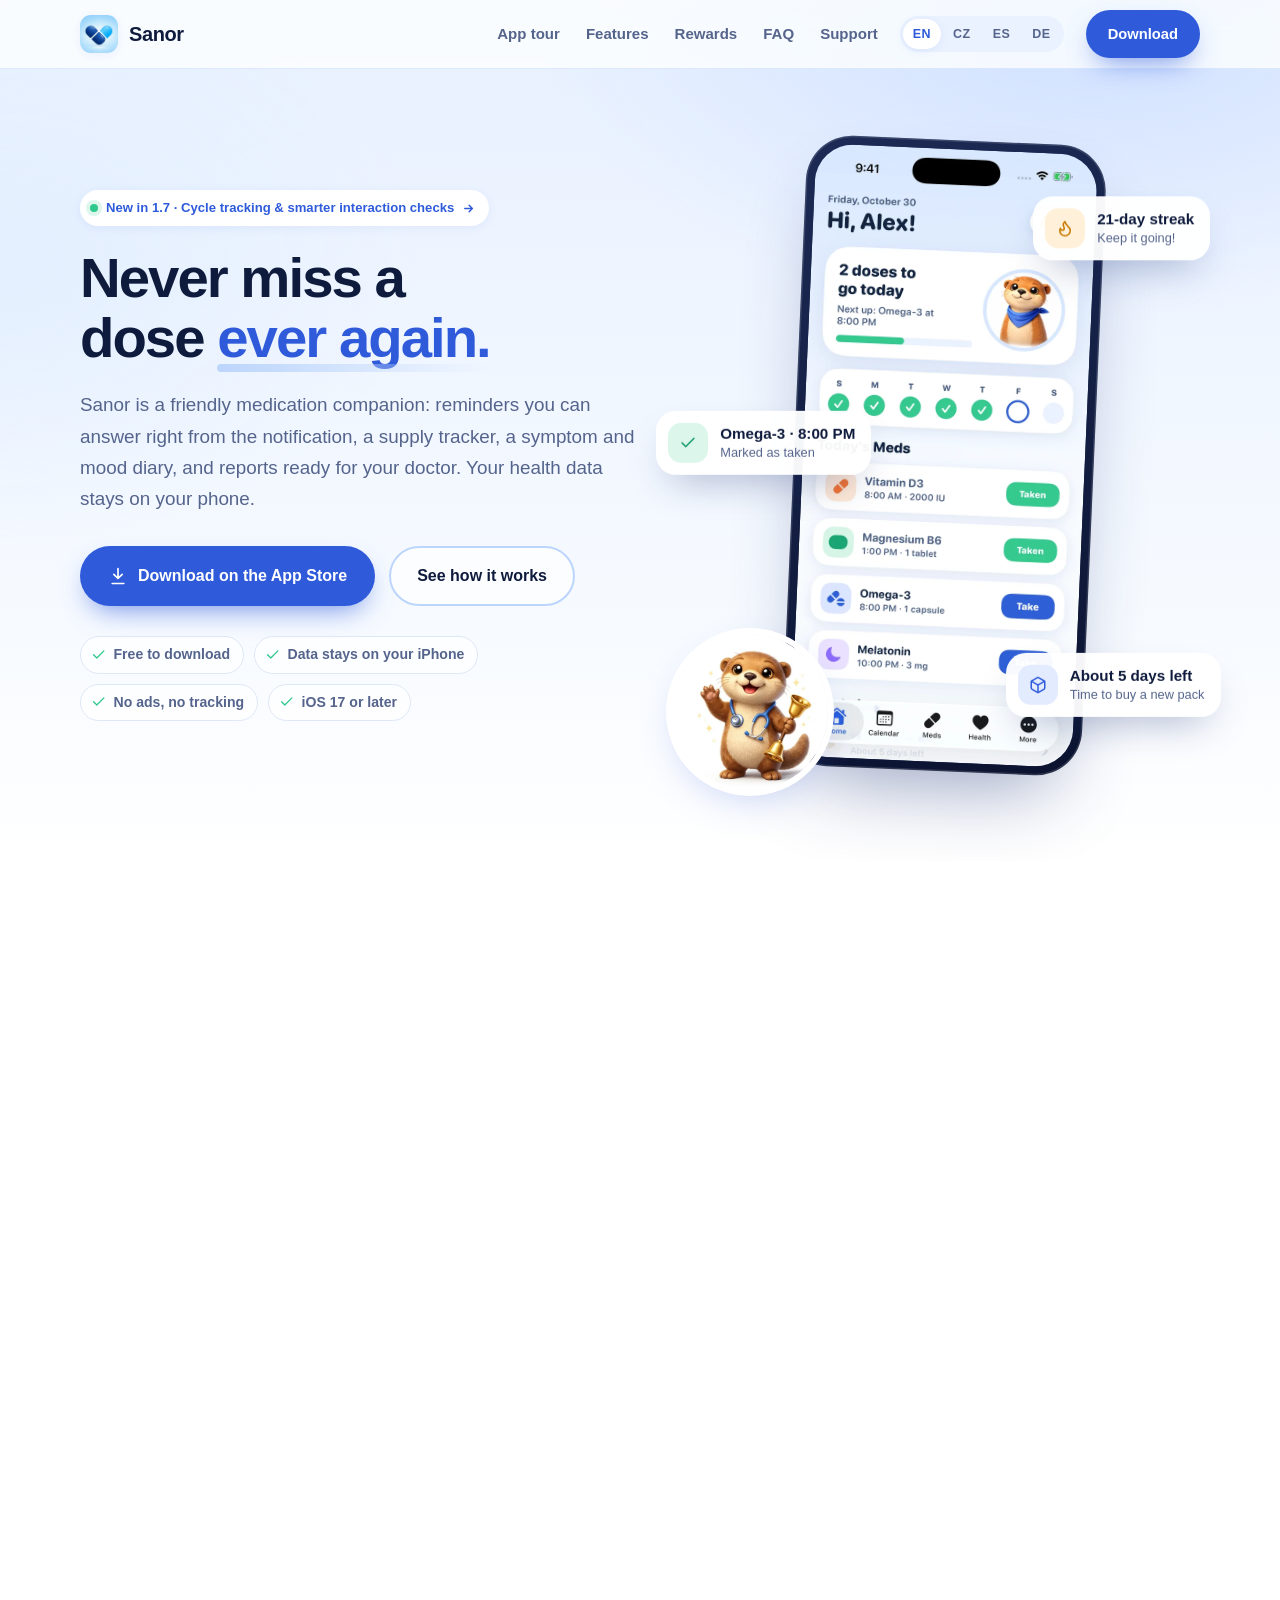
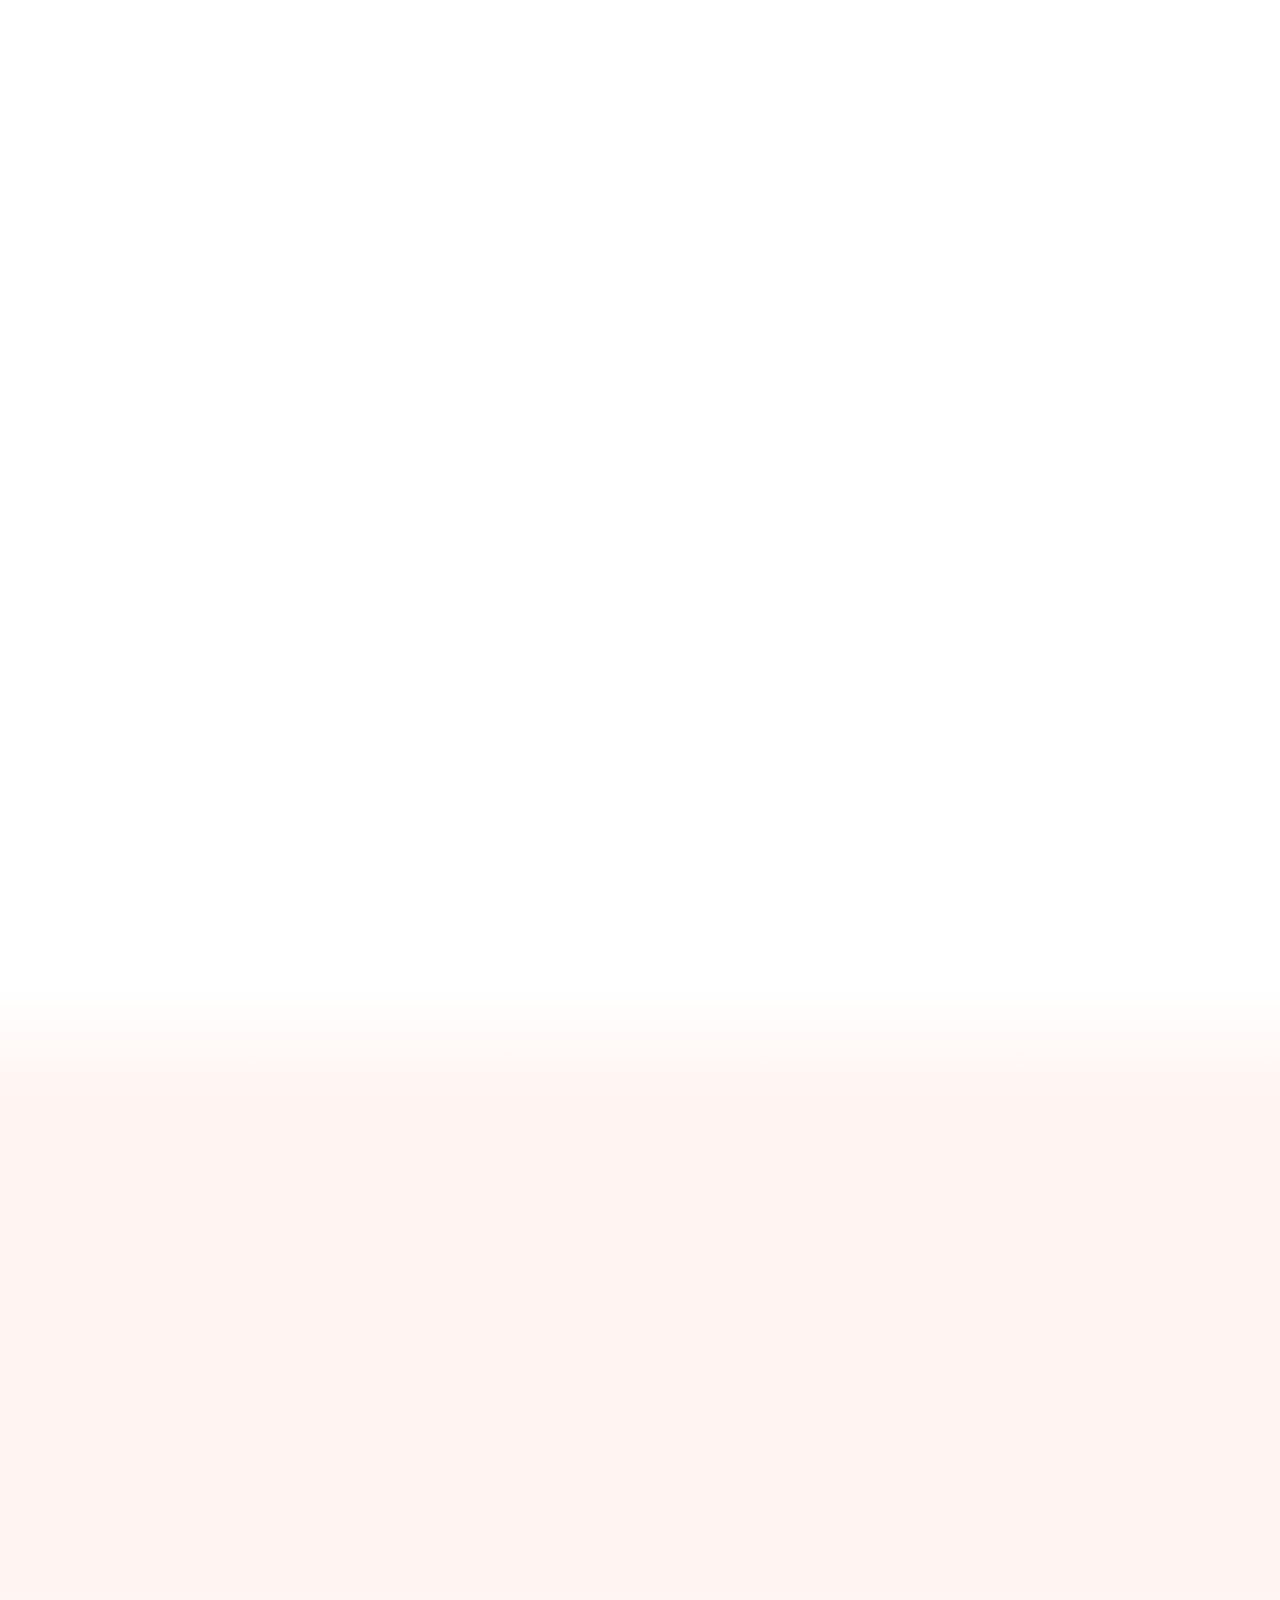
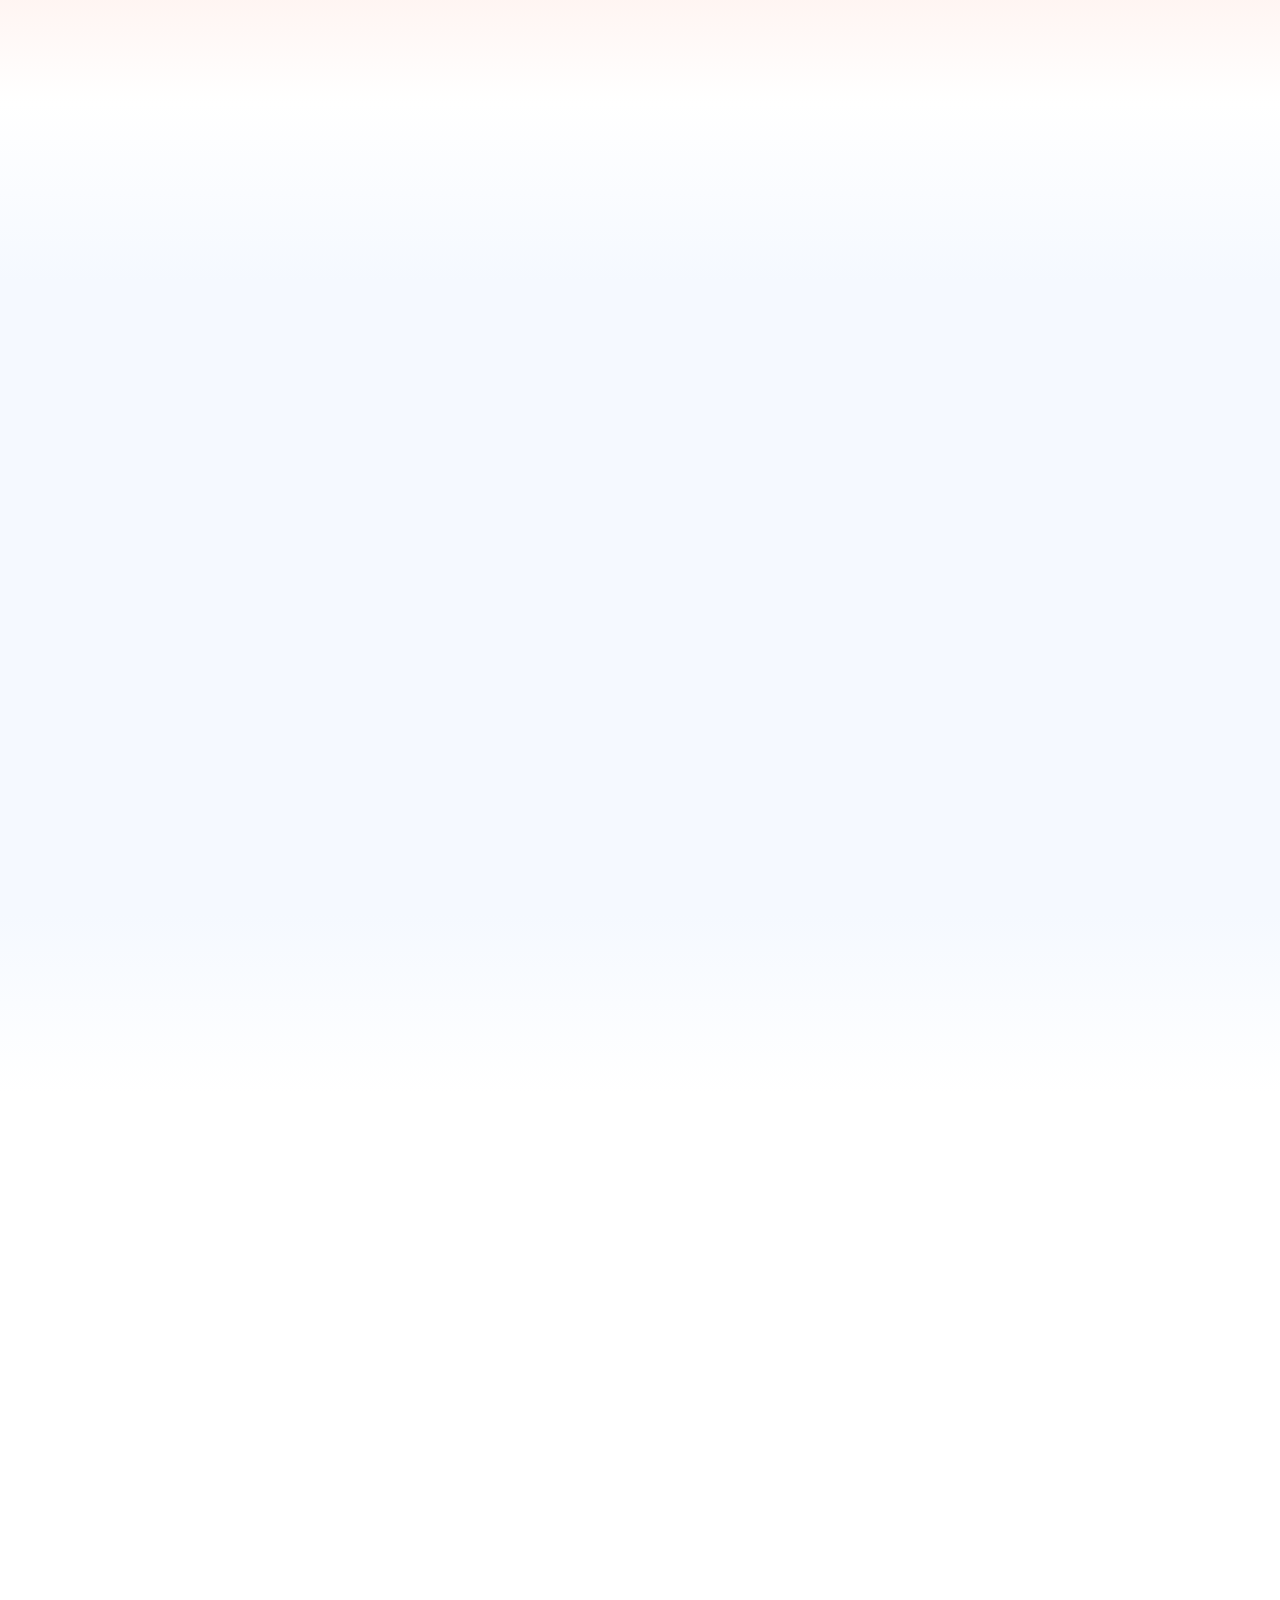
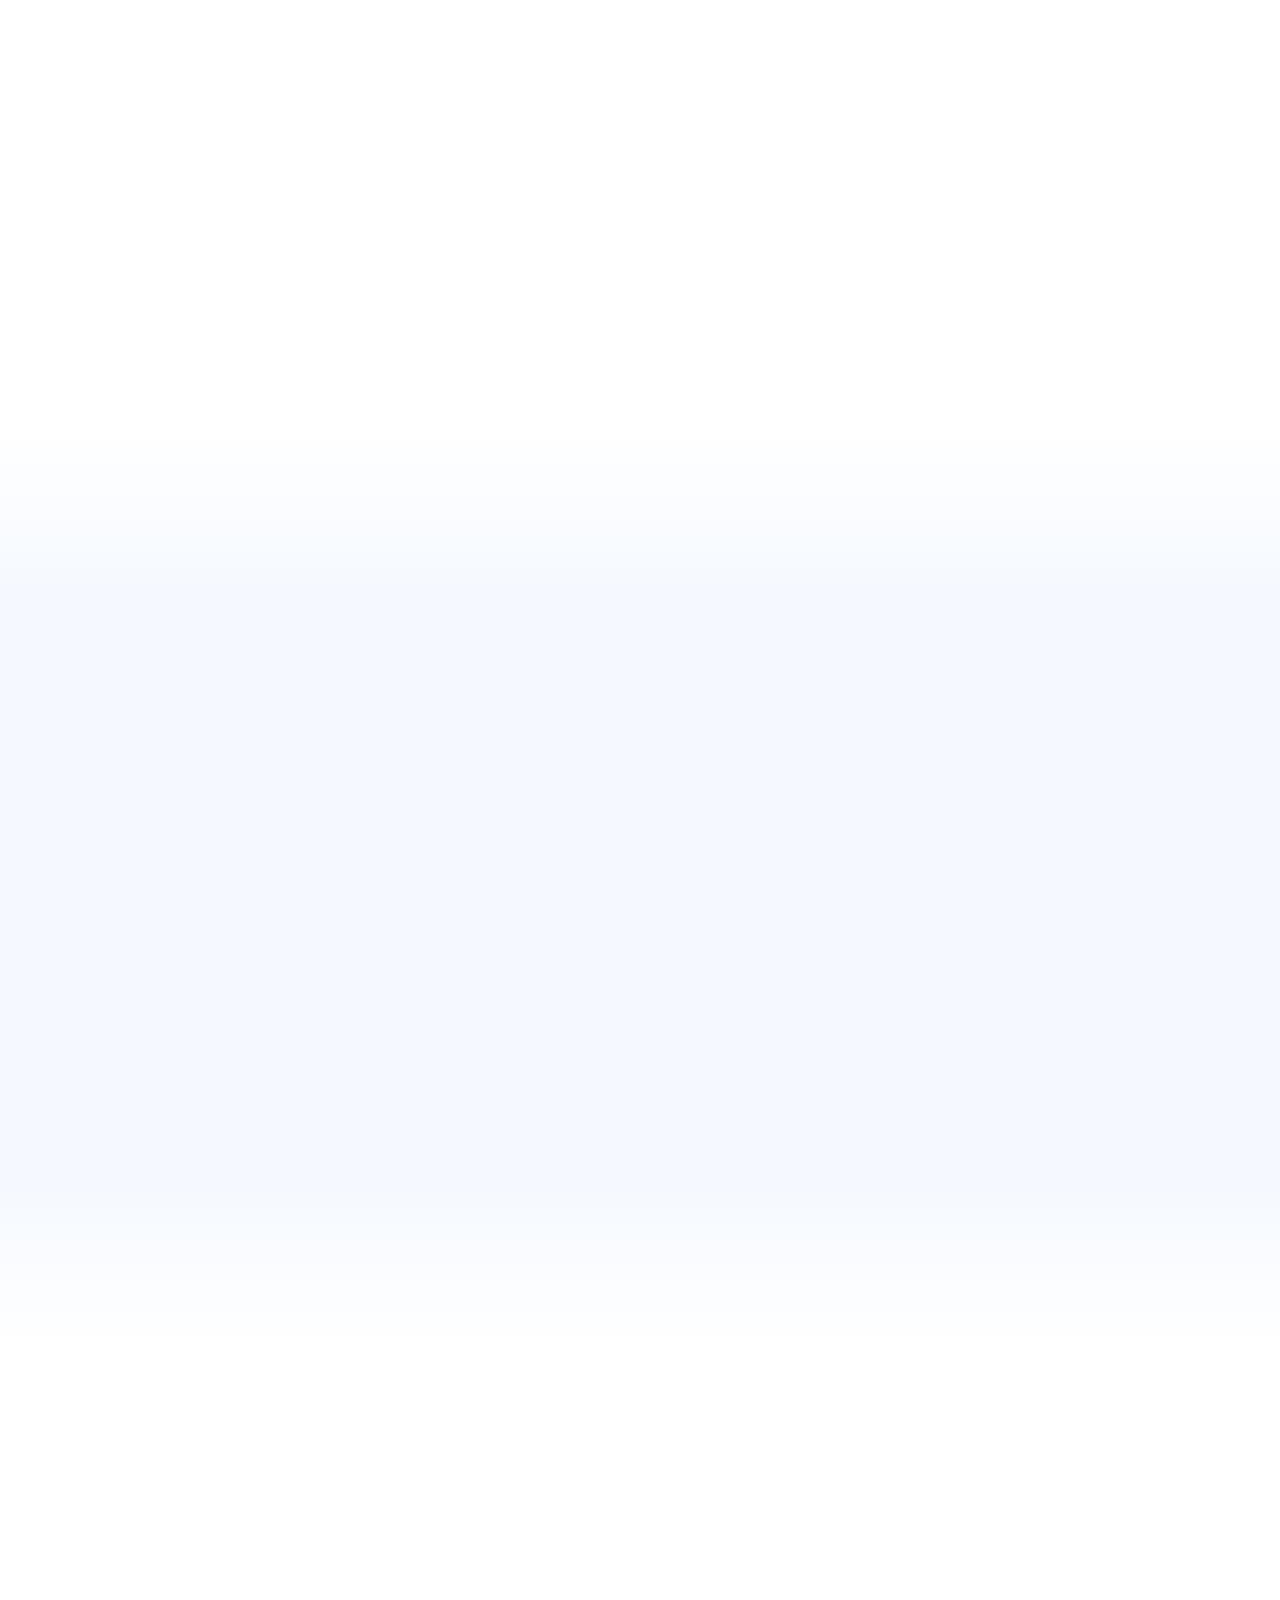
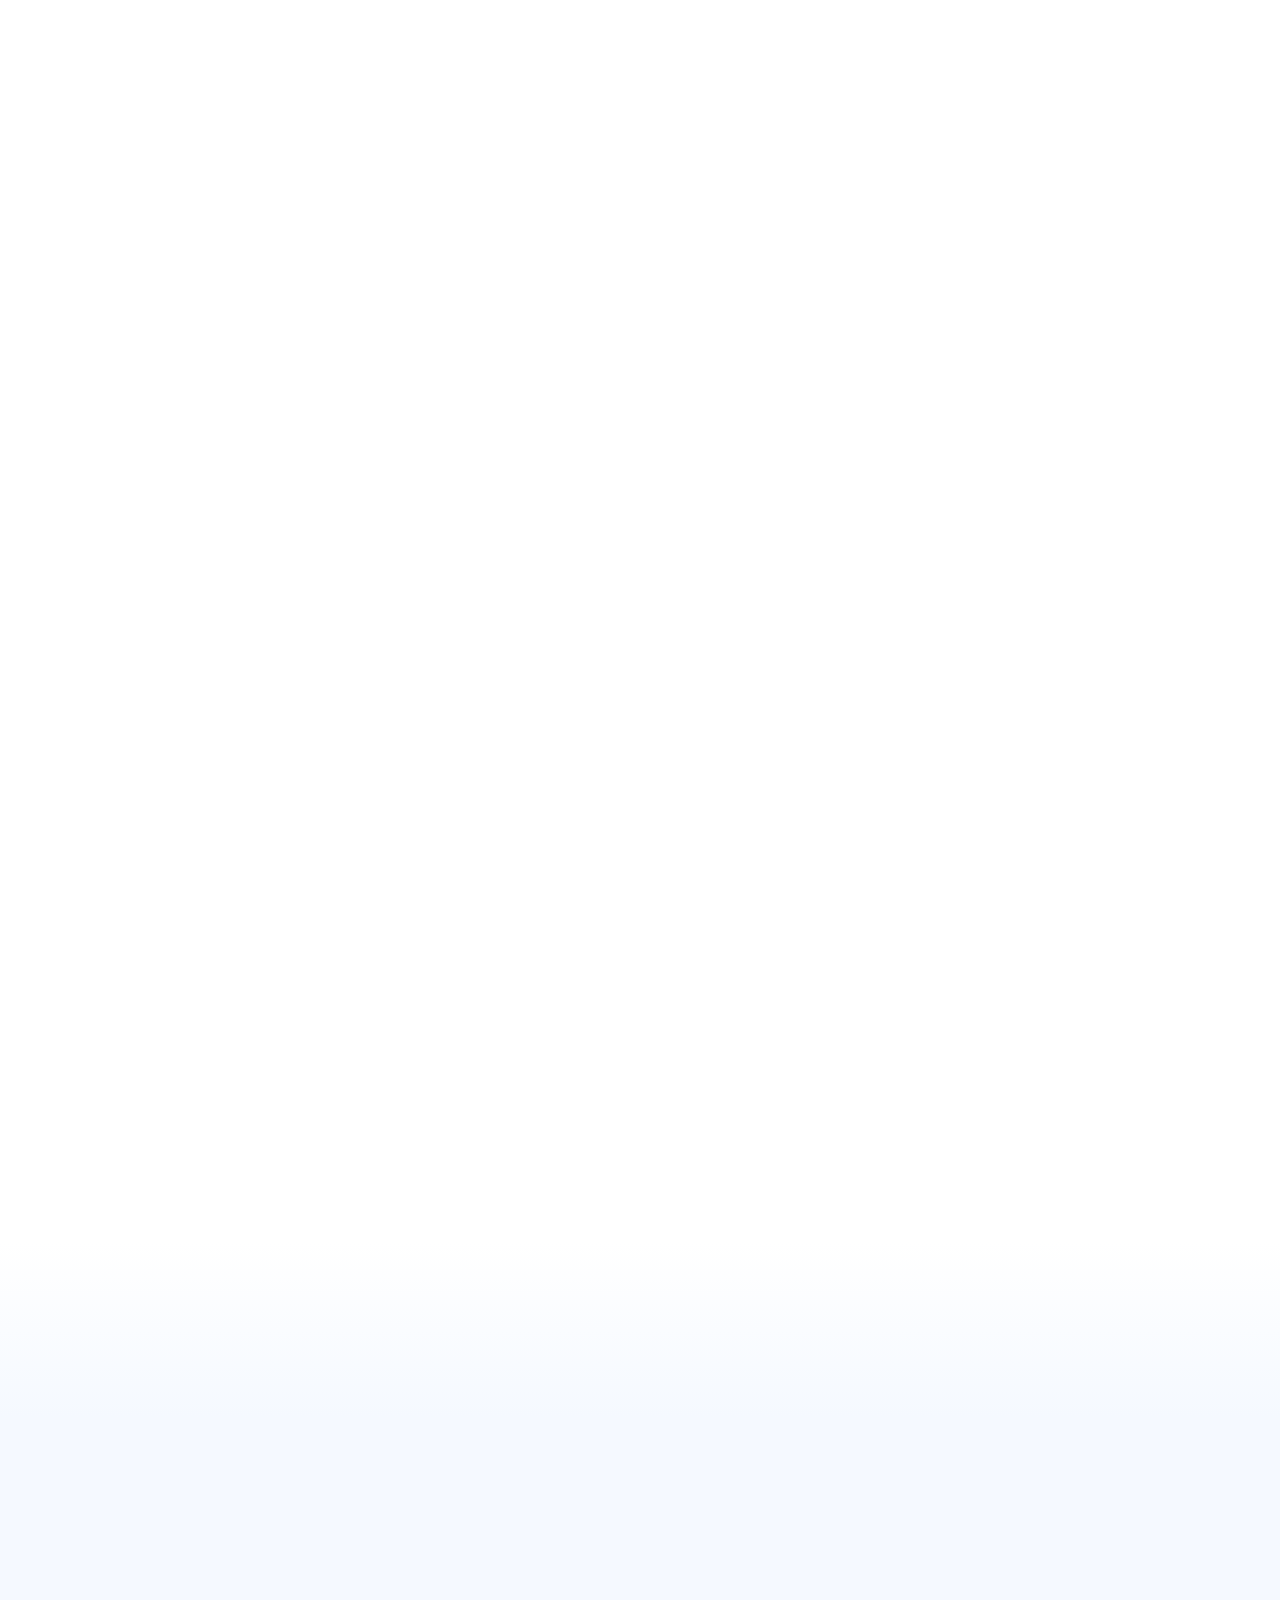
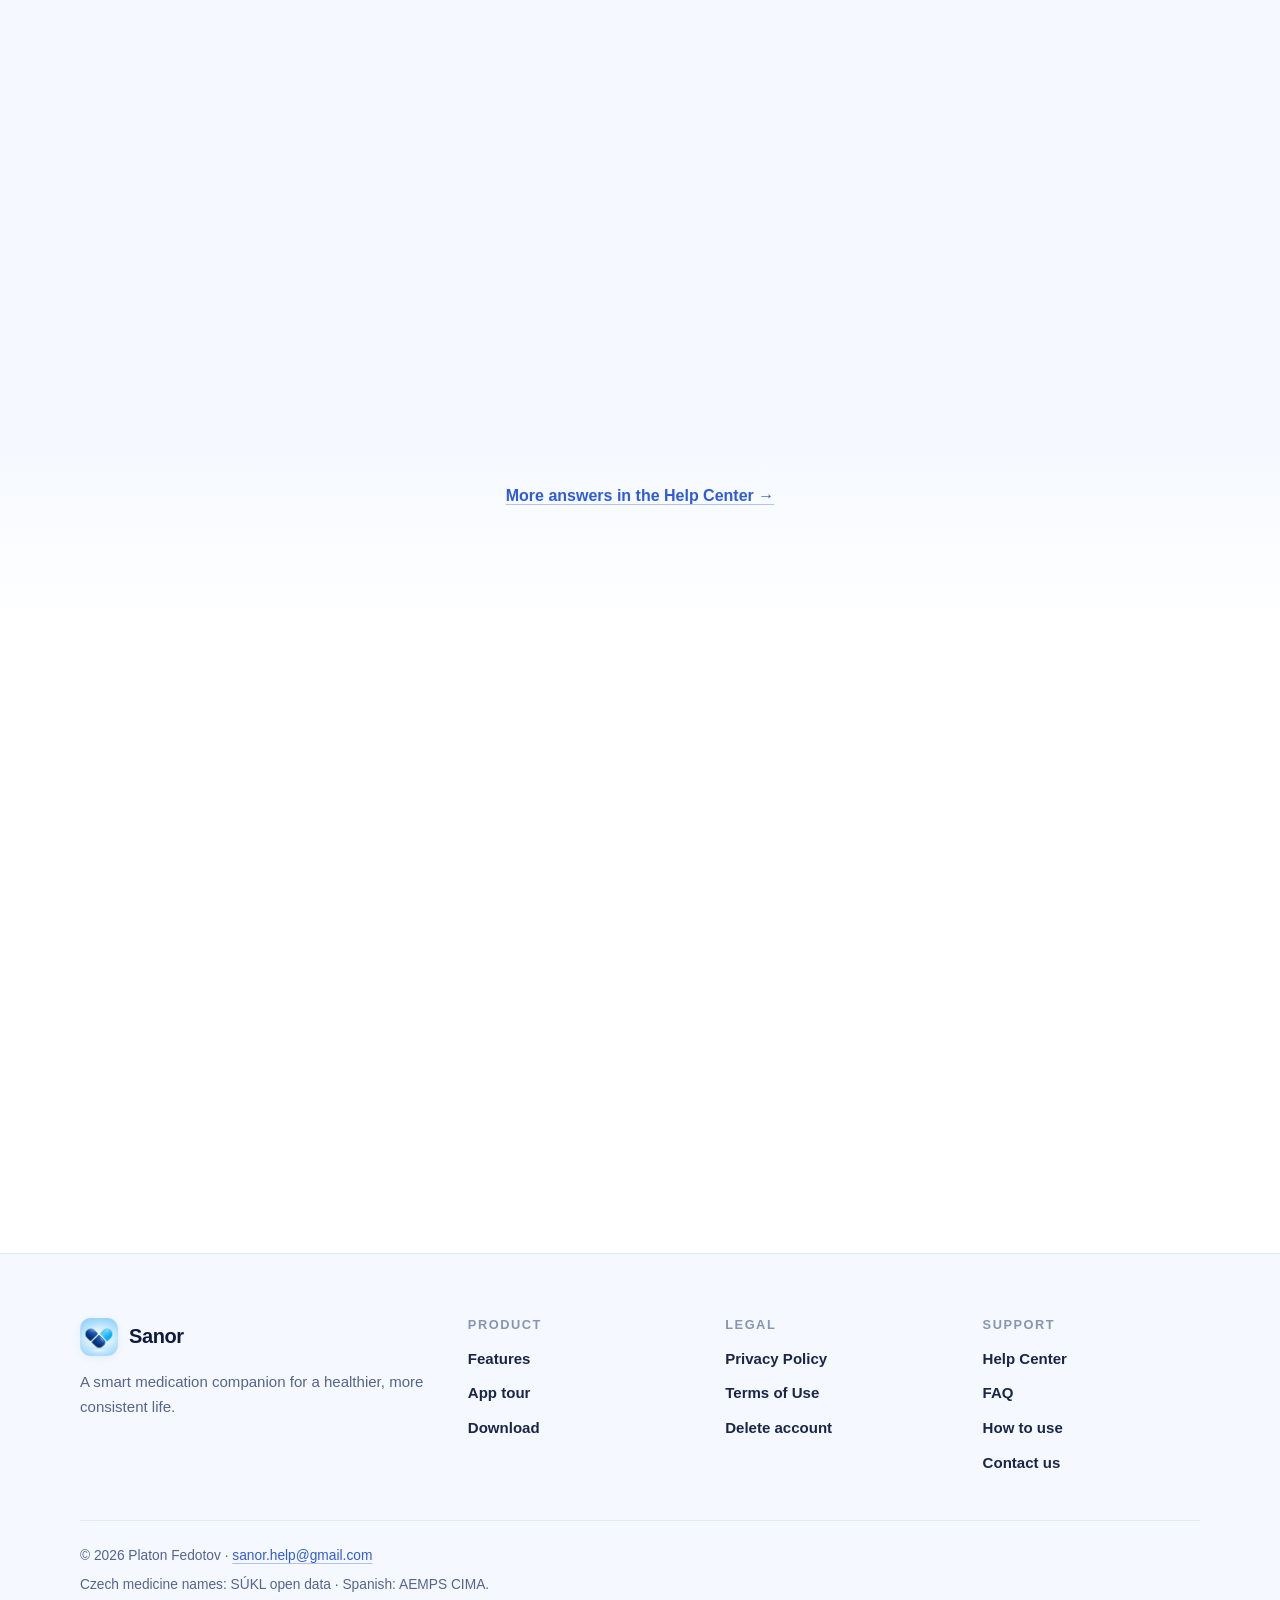
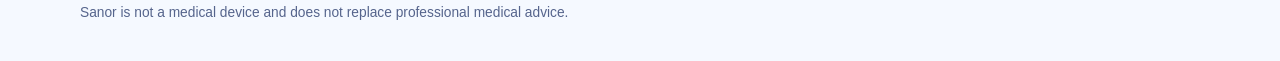
<file: marketing.html>
<!DOCTYPE html>
<html lang="en">
<head>
  <meta charset="UTF-8" />
  <meta name="viewport" content="width=device-width, initial-scale=1" />
  <title>Sanor</title>
  <meta http-equiv="refresh" content="0; url=/" />
  <link rel="canonical" href="https://www.sanorapp.com/" />
  <meta name="robots" content="noindex" />
</head>
<body>
  <p><a href="/">Go to Sanor</a></p>
</body>
</html>
</file>
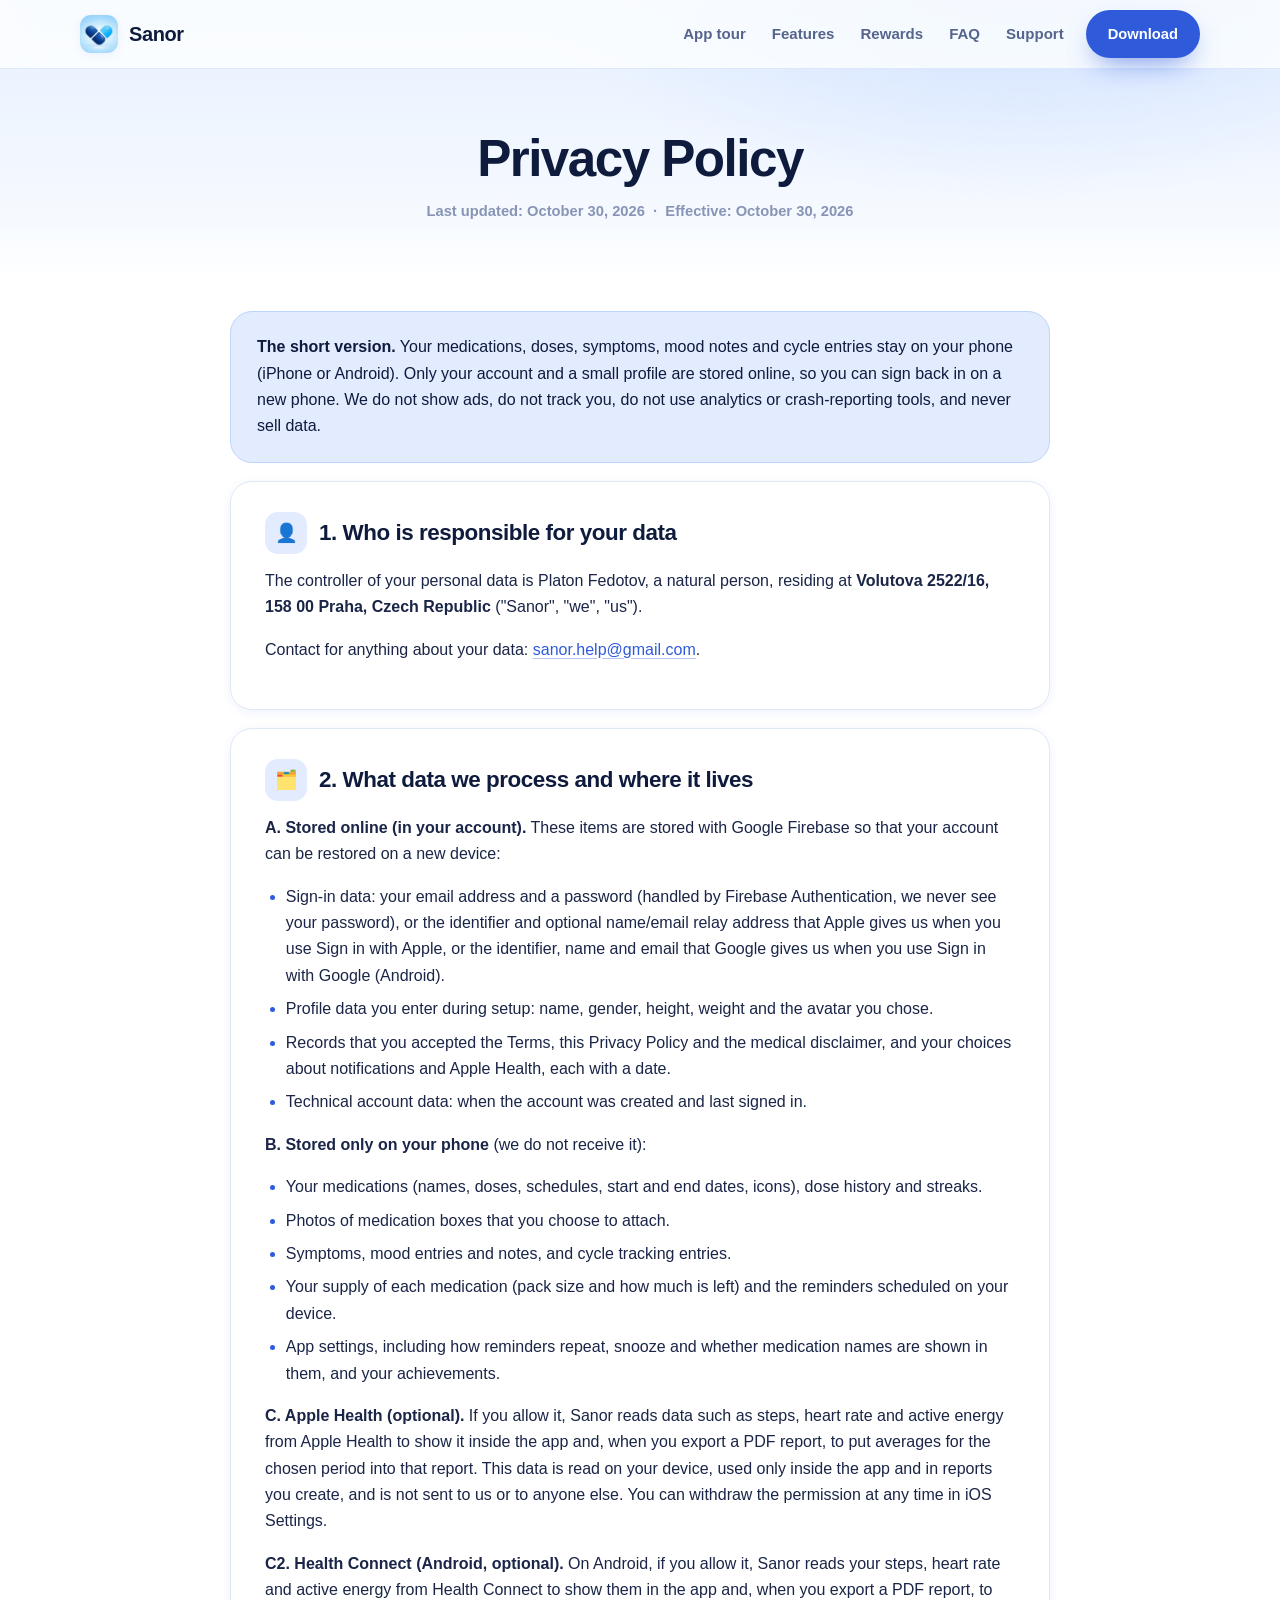
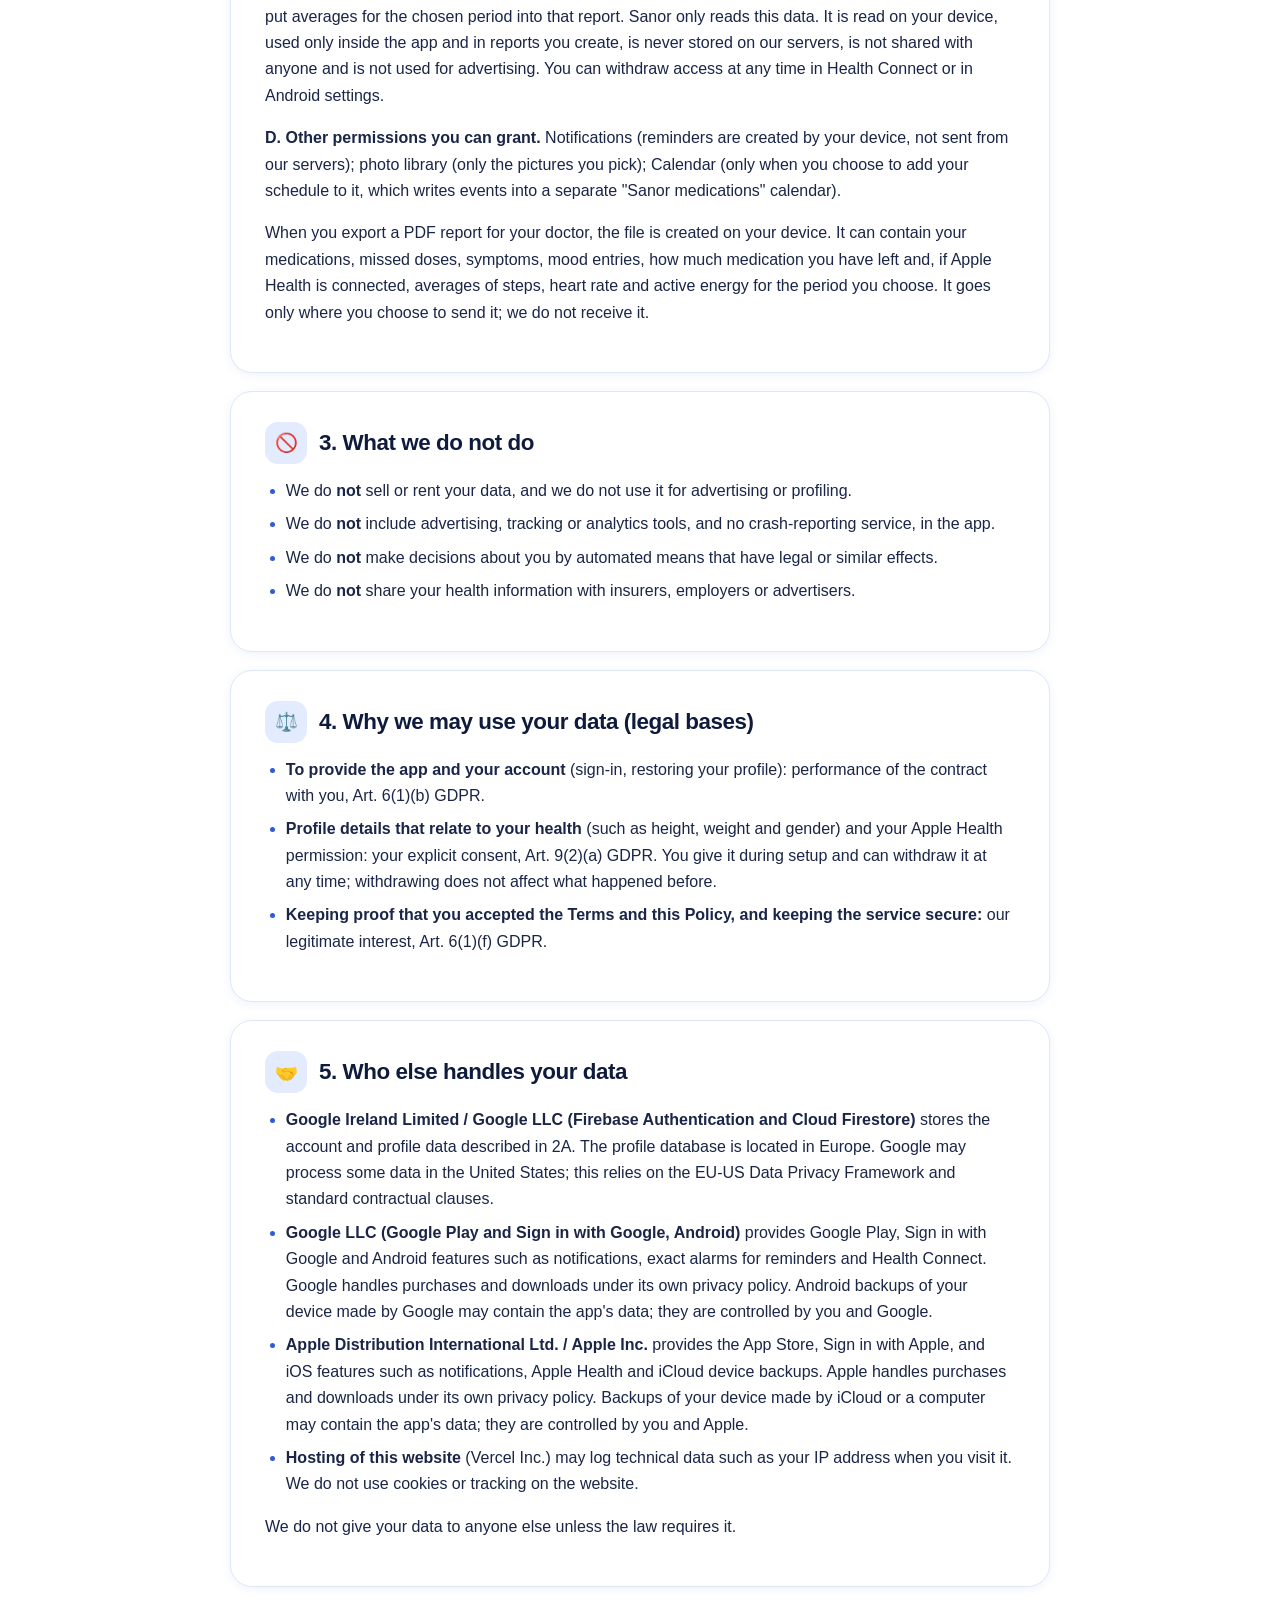
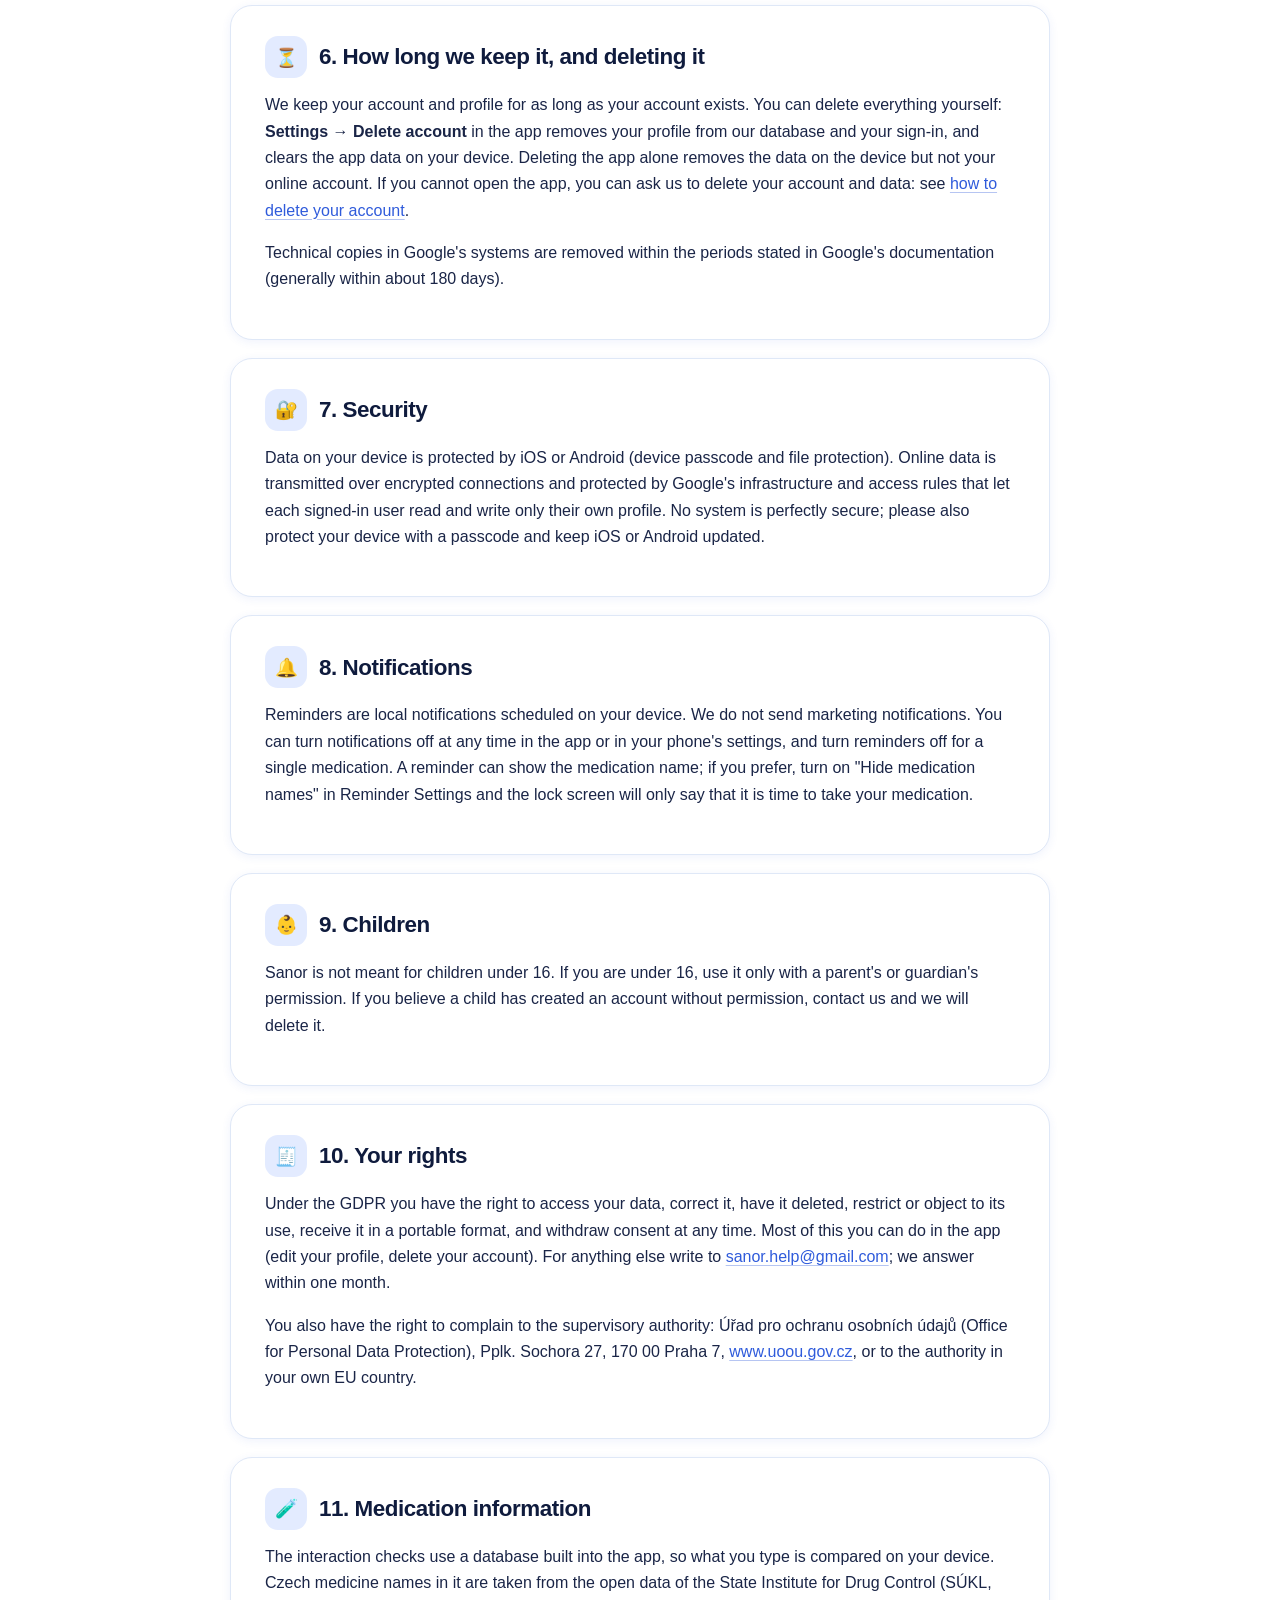
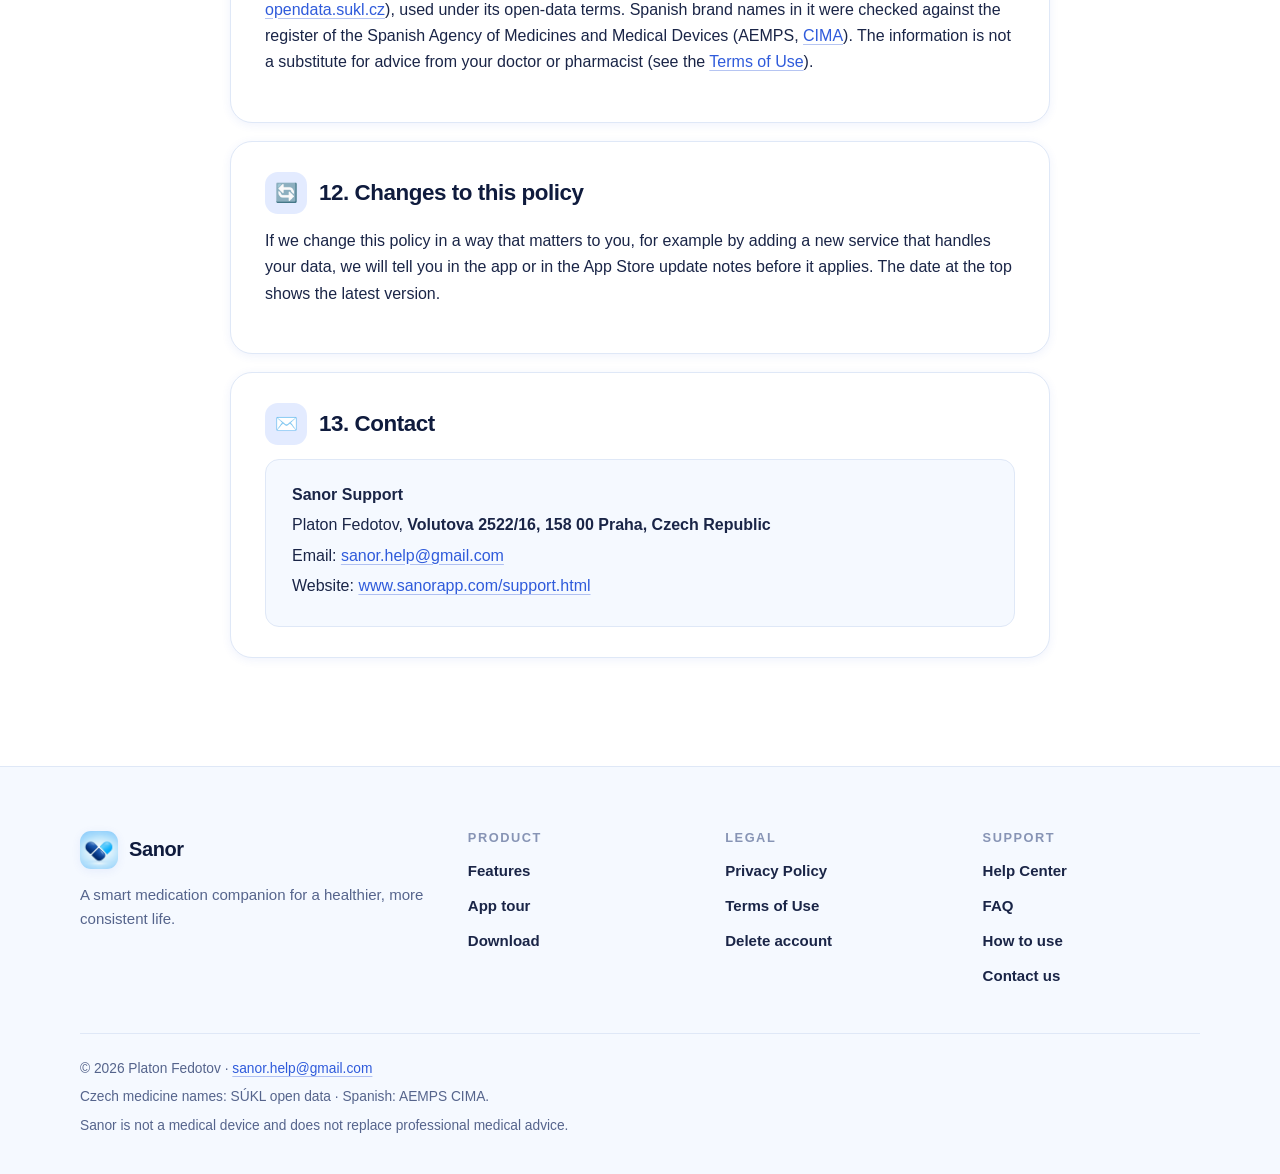
<file: privacy.html>
<!DOCTYPE html>
<html lang="en">
<head>
  <meta charset="UTF-8" />
  <meta name="viewport" content="width=device-width, initial-scale=1" />
  <title>Sanor – Privacy Policy</title>
  <meta name="description" content="How Sanor handles your data: your health records stay on your phone." />
  <meta name="theme-color" content="#e7f0ff" />
  <link rel="icon" href="/icon.jpeg" />
  <link rel="apple-touch-icon" href="/icon.jpeg" />
  <link rel="canonical" href="https://www.sanorapp.com/privacy.html" />
  <link rel="stylesheet" href="/assets/site.css" />
</head>
<body>
<header class="nav">
  <div class="wrap nav-in">
    <a class="brand" href="/" aria-label="Sanor"><img src="/icon.jpeg" alt="" width="38" height="38" />Sanor</a>
    <ul class="nav-links">
      <li><a href="/#tour">App tour</a></li>
      <li><a href="/#features">Features</a></li>
      <li><a href="/#rewards">Rewards</a></li>
      <li><a href="/#faq">FAQ</a></li>
      <li><a href="/support.html">Support</a></li>
    </ul>
    <a class="btn btn-primary btn-sm" href="https://apps.apple.com/cz/app/sanor/id6766075127">Download</a>
  </div>
</header>

<div class="page-hero">
  <div class="wrap">
    <h1>Privacy Policy</h1>
    <p class="meta">Last updated: October 30, 2026 &nbsp;·&nbsp; Effective: October 30, 2026</p>
    
  </div>
</div>

<main class="doc" id="main">
  <div class="intro-card">
    <strong>The short version.</strong> Your medications, doses, symptoms, mood notes and cycle entries stay on your phone (iPhone or Android).
    Only your account and a small profile are stored online, so you can sign back in on a new phone. We do not show ads,
    do not track you, do not use analytics or crash-reporting tools, and never sell data.
  </div>

  <section>
    <h2><span class="icon">👤</span> 1. Who is responsible for your data</h2>
    <p>The controller of your personal data is Platon Fedotov, a natural person, residing at <strong>Volutova 2522/16, 158 00 Praha, Czech Republic</strong> ("Sanor", "we", "us").</p>
    <p>Contact for anything about your data: <a href="mailto:sanor.help@gmail.com">sanor.help@gmail.com</a>.</p>
  </section>

  <section>
    <h2><span class="icon">🗂️</span> 2. What data we process and where it lives</h2>
    <p><strong>A. Stored online (in your account).</strong> These items are stored with Google Firebase so that your account can be restored on a new device:</p>
    <ul>
      <li>Sign-in data: your email address and a password (handled by Firebase Authentication, we never see your password), or the identifier and optional name/email relay address that Apple gives us when you use Sign in with Apple, or the identifier, name and email that Google gives us when you use Sign in with Google (Android).</li>
      <li>Profile data you enter during setup: name, gender, height, weight and the avatar you chose.</li>
      <li>Records that you accepted the Terms, this Privacy Policy and the medical disclaimer, and your choices about notifications and Apple Health, each with a date.</li>
      <li>Technical account data: when the account was created and last signed in.</li>
    </ul>
    <p><strong>B. Stored only on your phone</strong> (we do not receive it):</p>
    <ul>
      <li>Your medications (names, doses, schedules, start and end dates, icons), dose history and streaks.</li>
      <li>Photos of medication boxes that you choose to attach.</li>
      <li>Symptoms, mood entries and notes, and cycle tracking entries.</li>
      <li>Your supply of each medication (pack size and how much is left) and the reminders scheduled on your device.</li>
      <li>App settings, including how reminders repeat, snooze and whether medication names are shown in them, and your achievements.</li>
    </ul>
    <p><strong>C. Apple Health (optional).</strong> If you allow it, Sanor reads data such as steps, heart rate and active energy from Apple Health to show it inside the app and, when you export a PDF report, to put averages for the chosen period into that report. This data is read on your device, used only inside the app and in reports you create, and is not sent to us or to anyone else. You can withdraw the permission at any time in iOS Settings.</p>
    <p><strong>C2. Health Connect (Android, optional).</strong> On Android, if you allow it, Sanor reads your steps, heart rate and active energy from Health Connect to show them in the app and, when you export a PDF report, to put averages for the chosen period into that report. Sanor only reads this data. It is read on your device, used only inside the app and in reports you create, is never stored on our servers, is not shared with anyone and is not used for advertising. You can withdraw access at any time in Health Connect or in Android settings.</p>
    <p><strong>D. Other permissions you can grant.</strong> Notifications (reminders are created by your device, not sent from our servers); photo library (only the pictures you pick); Calendar (only when you choose to add your schedule to it, which writes events into a separate "Sanor medications" calendar).</p>
    <p>When you export a PDF report for your doctor, the file is created on your device. It can contain your medications, missed doses, symptoms, mood entries, how much medication you have left and, if Apple Health is connected, averages of steps, heart rate and active energy for the period you choose. It goes only where you choose to send it; we do not receive it.</p>
  </section>

  <section>
    <h2><span class="icon">🚫</span> 3. What we do not do</h2>
    <ul>
      <li>We do <strong>not</strong> sell or rent your data, and we do not use it for advertising or profiling.</li>
      <li>We do <strong>not</strong> include advertising, tracking or analytics tools, and no crash-reporting service, in the app.</li>
      <li>We do <strong>not</strong> make decisions about you by automated means that have legal or similar effects.</li>
      <li>We do <strong>not</strong> share your health information with insurers, employers or advertisers.</li>
    </ul>
  </section>

  <section>
    <h2><span class="icon">⚖️</span> 4. Why we may use your data (legal bases)</h2>
    <ul>
      <li><strong>To provide the app and your account</strong> (sign-in, restoring your profile): performance of the contract with you, Art. 6(1)(b) GDPR.</li>
      <li><strong>Profile details that relate to your health</strong> (such as height, weight and gender) and your Apple Health permission: your explicit consent, Art. 9(2)(a) GDPR. You give it during setup and can withdraw it at any time; withdrawing does not affect what happened before.</li>
      <li><strong>Keeping proof that you accepted the Terms and this Policy, and keeping the service secure:</strong> our legitimate interest, Art. 6(1)(f) GDPR.</li>
    </ul>
  </section>

  <section>
    <h2><span class="icon">🤝</span> 5. Who else handles your data</h2>
    <ul>
      <li><strong>Google Ireland Limited / Google LLC (Firebase Authentication and Cloud Firestore)</strong> stores the account and profile data described in 2A. The profile database is located in Europe. Google may process some data in the United States; this relies on the EU-US Data Privacy Framework and standard contractual clauses.</li>
      <li><strong>Google LLC (Google Play and Sign in with Google, Android)</strong> provides Google Play, Sign in with Google and Android features such as notifications, exact alarms for reminders and Health Connect. Google handles purchases and downloads under its own privacy policy. Android backups of your device made by Google may contain the app's data; they are controlled by you and Google.</li>
      <li><strong>Apple Distribution International Ltd. / Apple Inc.</strong> provides the App Store, Sign in with Apple, and iOS features such as notifications, Apple Health and iCloud device backups. Apple handles purchases and downloads under its own privacy policy. Backups of your device made by iCloud or a computer may contain the app's data; they are controlled by you and Apple.</li>
      <li><strong>Hosting of this website</strong> (Vercel Inc.) may log technical data such as your IP address when you visit it. We do not use cookies or tracking on the website.</li>
    </ul>
    <p>We do not give your data to anyone else unless the law requires it.</p>
  </section>

  <section>
    <h2><span class="icon">⏳</span> 6. How long we keep it, and deleting it</h2>
    <p>We keep your account and profile for as long as your account exists. You can delete everything yourself: <strong>Settings → Delete account</strong> in the app removes your profile from our database and your sign-in, and clears the app data on your device. Deleting the app alone removes the data on the device but not your online account. If you cannot open the app, you can ask us to delete your account and data: see <a href="delete-account.html">how to delete your account</a>.</p>
    <p>Technical copies in Google's systems are removed within the periods stated in Google's documentation (generally within about 180 days).</p>
  </section>

  <section>
    <h2><span class="icon">🔐</span> 7. Security</h2>
    <p>Data on your device is protected by iOS or Android (device passcode and file protection). Online data is transmitted over encrypted connections and protected by Google's infrastructure and access rules that let each signed-in user read and write only their own profile. No system is perfectly secure; please also protect your device with a passcode and keep iOS or Android updated.</p>
  </section>

  <section>
    <h2><span class="icon">🔔</span> 8. Notifications</h2>
    <p>Reminders are local notifications scheduled on your device. We do not send marketing notifications. You can turn notifications off at any time in the app or in your phone's settings, and turn reminders off for a single medication. A reminder can show the medication name; if you prefer, turn on "Hide medication names" in Reminder Settings and the lock screen will only say that it is time to take your medication.</p>
  </section>

  <section>
    <h2><span class="icon">👶</span> 9. Children</h2>
    <p>Sanor is not meant for children under 16. If you are under 16, use it only with a parent's or guardian's permission. If you believe a child has created an account without permission, contact us and we will delete it.</p>
  </section>

  <section>
    <h2><span class="icon">🧾</span> 10. Your rights</h2>
    <p>Under the GDPR you have the right to access your data, correct it, have it deleted, restrict or object to its use, receive it in a portable format, and withdraw consent at any time. Most of this you can do in the app (edit your profile, delete your account). For anything else write to <a href="mailto:sanor.help@gmail.com">sanor.help@gmail.com</a>; we answer within one month.</p>
    <p>You also have the right to complain to the supervisory authority: Úřad pro ochranu osobních údajů (Office for Personal Data Protection), Pplk. Sochora 27, 170 00 Praha 7, <a href="https://www.uoou.gov.cz">www.uoou.gov.cz</a>, or to the authority in your own EU country.</p>
  </section>

  <section>
    <h2><span class="icon">🧪</span> 11. Medication information</h2>
    <p>The interaction checks use a database built into the app, so what you type is compared on your device. Czech medicine names in it are taken from the open data of the State Institute for Drug Control (SÚKL, <a href="https://opendata.sukl.cz">opendata.sukl.cz</a>), used under its open-data terms. Spanish brand names in it were checked against the register of the Spanish Agency of Medicines and Medical Devices (AEMPS, <a href="https://cima.aemps.es">CIMA</a>). The information is not a substitute for advice from your doctor or pharmacist (see the <a href="terms.html">Terms of Use</a>).</p>
  </section>

  <section>
    <h2><span class="icon">🔄</span> 12. Changes to this policy</h2>
    <p>If we change this policy in a way that matters to you, for example by adding a new service that handles your data, we will tell you in the app or in the App Store update notes before it applies. The date at the top shows the latest version.</p>
  </section>

  <section>
    <h2><span class="icon">✉️</span> 13. Contact</h2>
    <div class="contact-block">
      <p><strong>Sanor Support</strong></p>
      <p>Platon Fedotov, <strong>Volutova 2522/16, 158 00 Praha, Czech Republic</strong></p>
      <p>Email: <a href="mailto:sanor.help@gmail.com">sanor.help@gmail.com</a></p>
      <p>Website: <a href="https://www.sanorapp.com/support.html">www.sanorapp.com/support.html</a></p>
    </div>
  </section>
</main>

<footer class="footer">
  <div class="wrap">
    <div class="foot-grid">
      <div>
        <a class="brand" href="/"><img src="/icon.jpeg" alt="" width="38" height="38" />Sanor</a>
        <p>A smart medication companion for a healthier, more consistent life.</p>
      </div>
      <div>
        <h4>Product</h4>
        <ul>
          <li><a href="/#features">Features</a></li>
          <li><a href="/#tour">App tour</a></li>
          <li><a href="/#download">Download</a></li>
        </ul>
      </div>
      <div>
        <h4>Legal</h4>
        <ul>
          <li><a href="/privacy.html">Privacy Policy</a></li>
          <li><a href="/terms.html">Terms of Use</a></li>
          <li><a href="/delete-account.html">Delete account</a></li>
        </ul>
      </div>
      <div>
        <h4>Support</h4>
        <ul>
          <li><a href="/support.html">Help Center</a></li>
          <li><a href="/support.html#faq">FAQ</a></li>
          <li><a href="/support.html#how-to">How to use</a></li>
          <li><a href="mailto:sanor.help@gmail.com">Contact us</a></li>
        </ul>
      </div>
    </div>
    <div class="foot-bottom">
      <p>© 2026 Platon Fedotov · <a href="mailto:sanor.help@gmail.com">sanor.help@gmail.com</a></p>
      <p>Czech medicine names: SÚKL open data · Spanish: AEMPS CIMA.</p>
      <p>Sanor is not a medical device and does not replace professional medical advice.</p>
    </div>
  </div>
</footer>

<script src="/assets/site.js" defer></script>
</body>
</html>
</file>
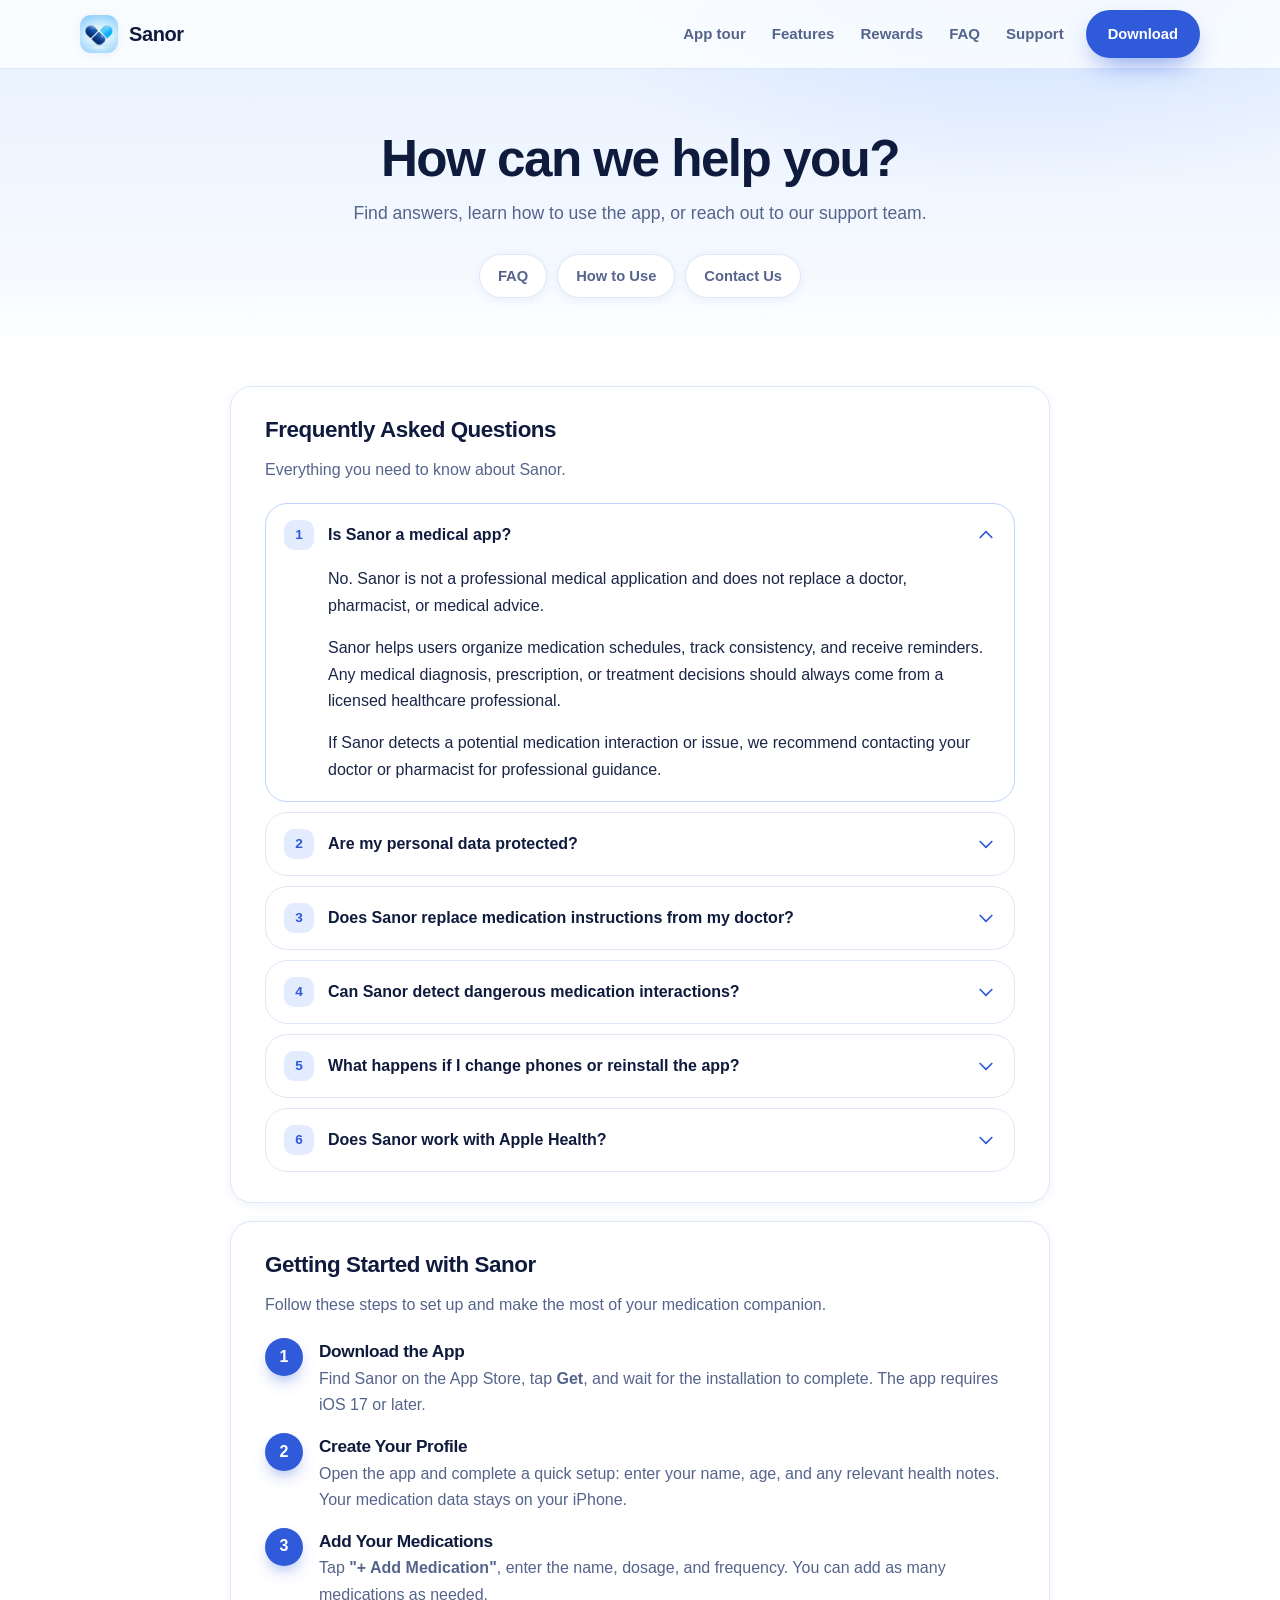
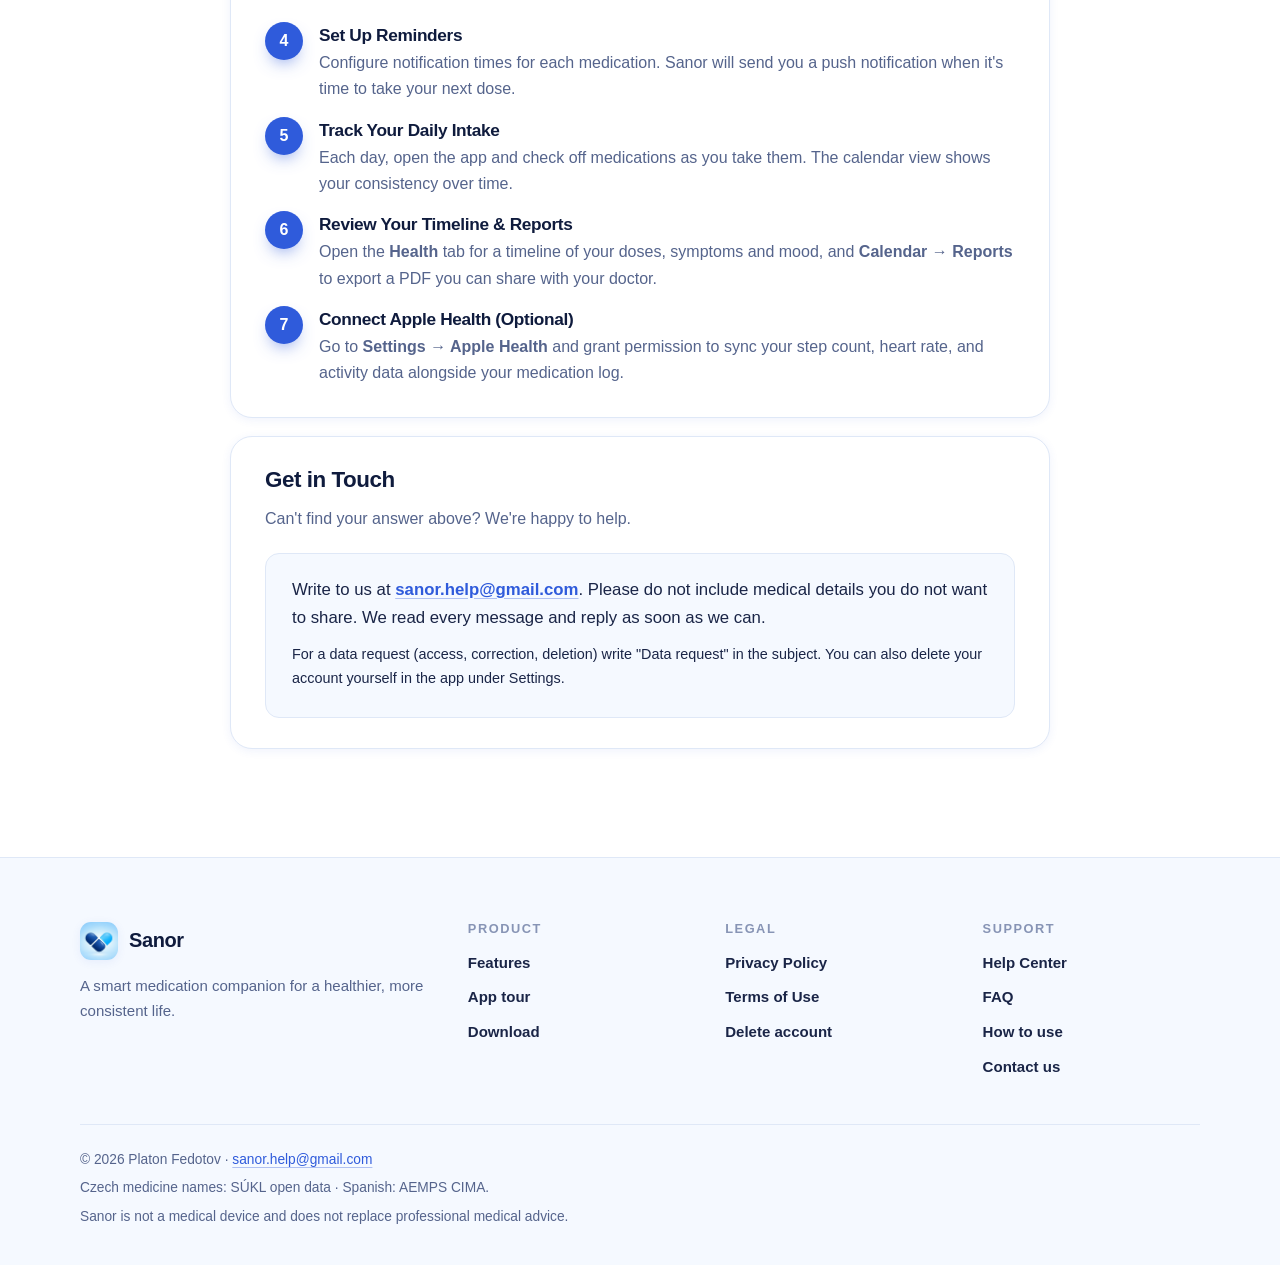
<file: support.html>
<!DOCTYPE html>
<html lang="en">
<head>
  <meta charset="UTF-8" />
  <meta name="viewport" content="width=device-width, initial-scale=1" />
  <title>Sanor – Support</title>
  <meta name="description" content="Find answers, learn how to use Sanor, or contact the Sanor support team." />
  <meta name="theme-color" content="#e7f0ff" />
  <link rel="icon" href="/icon.jpeg" />
  <link rel="apple-touch-icon" href="/icon.jpeg" />
  <link rel="canonical" href="https://www.sanorapp.com/support.html" />
  <link rel="stylesheet" href="/assets/site.css" />
</head>
<body>
<header class="nav">
  <div class="wrap nav-in">
    <a class="brand" href="/" aria-label="Sanor"><img src="/icon.jpeg" alt="" width="38" height="38" />Sanor</a>
    <ul class="nav-links">
      <li><a href="/#tour">App tour</a></li>
      <li><a href="/#features">Features</a></li>
      <li><a href="/#rewards">Rewards</a></li>
      <li><a href="/#faq">FAQ</a></li>
      <li><a href="/support.html">Support</a></li>
    </ul>
    <a class="btn btn-primary btn-sm" href="https://apps.apple.com/cz/app/sanor/id6766075127">Download</a>
  </div>
</header>

<div class="page-hero">
  <div class="wrap">
    <h1>How can we help you?</h1>
    <p>Find answers, learn how to use the app, or reach out to our support team.</p>
    <div class="subnav"><a href="#faq">FAQ</a><a href="#how-to">How to Use</a><a href="#contact">Contact Us</a></div>
  </div>
</div>

<main class="doc" id="main">
  <!-- ── FAQ ─────────────────────────────────────── -->
  <section id="faq">
    <div class="section-label">FAQ</div>
    <h2>Frequently Asked Questions</h2>
    <p class="section-desc">Everything you need to know about Sanor.</p>

    <div class="faq-list">

      <div class="faq-item open">
        <button class="faq-question" onclick="toggleFAQ(this)">
          <span class="num">1</span>
          <span class="q-text">Is Sanor a medical app?</span>
          <svg class="faq-chevron" fill="none" viewBox="0 0 24 24" stroke="currentColor"><path stroke-linecap="round" stroke-linejoin="round" stroke-width="2" d="M19 9l-7 7-7-7"/></svg>
        </button>
        <div class="faq-answer">
          <p>No. Sanor is not a professional medical application and does not replace a doctor, pharmacist, or medical advice.</p>
          <p>Sanor helps users organize medication schedules, track consistency, and receive reminders. Any medical diagnosis, prescription, or treatment decisions should always come from a licensed healthcare professional.</p>
          <p>If Sanor detects a potential medication interaction or issue, we recommend contacting your doctor or pharmacist for professional guidance.</p>
        </div>
      </div>

      <div class="faq-item">
        <button class="faq-question" onclick="toggleFAQ(this)">
          <span class="num">2</span>
          <span class="q-text">Are my personal data protected?</span>
          <svg class="faq-chevron" fill="none" viewBox="0 0 24 24" stroke="currentColor"><path stroke-linecap="round" stroke-linejoin="round" stroke-width="2" d="M19 9l-7 7-7-7"/></svg>
        </button>
        <div class="faq-answer">
          <p>Yes. Your privacy and security are extremely important to us.</p>
          <p>Your medications, doses, symptoms, mood notes and cycle entries are stored on your iPhone and are not uploaded to us. Your account (email or Sign in with Apple) and a small profile (name, gender, height, weight, avatar) are stored with Google Firebase, so you can sign back in on a new phone. We do not sell your data, show ads or track you. Details are in the Privacy Policy.</p>
          <p>Only you can decide if you want to export or share your medication history or health-related data.</p>
        </div>
      </div>

      <div class="faq-item">
        <button class="faq-question" onclick="toggleFAQ(this)">
          <span class="num">3</span>
          <span class="q-text">Does Sanor replace medication instructions from my doctor?</span>
          <svg class="faq-chevron" fill="none" viewBox="0 0 24 24" stroke="currentColor"><path stroke-linecap="round" stroke-linejoin="round" stroke-width="2" d="M19 9l-7 7-7-7"/></svg>
        </button>
        <div class="faq-answer">
          <p>No. Always follow the instructions provided by your doctor or pharmacist.</p>
          <p>Sanor is designed to support your daily medication routine by helping you remember schedules and stay consistent, but it should never replace professional medical recommendations.</p>
        </div>
      </div>

      <div class="faq-item">
        <button class="faq-question" onclick="toggleFAQ(this)">
          <span class="num">4</span>
          <span class="q-text">Can Sanor detect dangerous medication interactions?</span>
          <svg class="faq-chevron" fill="none" viewBox="0 0 24 24" stroke="currentColor"><path stroke-linecap="round" stroke-linejoin="round" stroke-width="2" d="M19 9l-7 7-7-7"/></svg>
        </button>
        <div class="faq-answer">
          <p>Sanor shows possible interactions between the medications you add, using a built-in database. The database is not complete and cannot guarantee medical accuracy, so not seeing a warning does not mean a combination is safe.</p>
          <p>Medication safety depends on many personal factors such as medical history, allergies, dosage, and other treatments. Always consult a healthcare professional before making changes to your medication plan.</p>
        </div>
      </div>

      <div class="faq-item">
        <button class="faq-question" onclick="toggleFAQ(this)">
          <span class="num">5</span>
          <span class="q-text">What happens if I change phones or reinstall the app?</span>
          <svg class="faq-chevron" fill="none" viewBox="0 0 24 24" stroke="currentColor"><path stroke-linecap="round" stroke-linejoin="round" stroke-width="2" d="M19 9l-7 7-7-7"/></svg>
        </button>
        <div class="faq-answer">
          <p>When you sign in again, your account and profile come back. Your medication list and history are stored only on your iPhone, so they return only if you restore your new phone from an iCloud or computer backup of the old one.</p>
          <p>Before switching phones, make sure your iPhone backup is up to date.</p>
        </div>
      </div>

      <div class="faq-item">
        <button class="faq-question" onclick="toggleFAQ(this)">
          <span class="num">6</span>
          <span class="q-text">Does Sanor work with Apple Health?</span>
          <svg class="faq-chevron" fill="none" viewBox="0 0 24 24" stroke="currentColor"><path stroke-linecap="round" stroke-linejoin="round" stroke-width="2" d="M19 9l-7 7-7-7"/></svg>
        </button>
        <div class="faq-answer">
          <p>Yes. With your permission, Sanor can connect to Apple Health to access selected wellness information such as:</p>
          <ul>
            <li>steps,</li>
            <li>heart rate,</li>
            <li>activity data.</li>
          </ul>
          <p>You control which permissions are granted and can disable access at any time in your device settings.</p>
        </div>
      </div>

    </div>
  </section>

  <!-- ── HOW TO USE ─────────────────────────────── -->
  <section id="how-to">
    <div class="section-label">How to Use</div>
    <h2>Getting Started with Sanor</h2>
    <p class="section-desc">Follow these steps to set up and make the most of your medication companion.</p>

    <div class="steps">

      <div class="step">
        <div class="step-number">1</div>
        <div class="step-content">
          <h3>Download the App</h3>
          <p>Find Sanor on the App Store, tap <strong>Get</strong>, and wait for the installation to complete. The app requires iOS 17 or later.</p>
        </div>
      </div>

      <div class="step">
        <div class="step-number">2</div>
        <div class="step-content">
          <h3>Create Your Profile</h3>
          <p>Open the app and complete a quick setup: enter your name, age, and any relevant health notes. Your medication data stays on your iPhone.</p>
        </div>
      </div>

      <div class="step">
        <div class="step-number">3</div>
        <div class="step-content">
          <h3>Add Your Medications</h3>
          <p>Tap <strong>"+ Add Medication"</strong>, enter the name, dosage, and frequency. You can add as many medications as needed.</p>
        </div>
      </div>

      <div class="step">
        <div class="step-number">4</div>
        <div class="step-content">
          <h3>Set Up Reminders</h3>
          <p>Configure notification times for each medication. Sanor will send you a push notification when it's time to take your next dose.</p>
        </div>
      </div>

      <div class="step">
        <div class="step-number">5</div>
        <div class="step-content">
          <h3>Track Your Daily Intake</h3>
          <p>Each day, open the app and check off medications as you take them. The calendar view shows your consistency over time.</p>
        </div>
      </div>

      <div class="step">
        <div class="step-number">6</div>
        <div class="step-content">
          <h3>Review Your Timeline & Reports</h3>
          <p>Open the <strong>Health</strong> tab for a timeline of your doses, symptoms and mood, and <strong>Calendar → Reports</strong> to export a PDF you can share with your doctor.</p>
        </div>
      </div>

      <div class="step">
        <div class="step-number">7</div>
        <div class="step-content">
          <h3>Connect Apple Health (Optional)</h3>
          <p>Go to <strong>Settings → Apple Health</strong> and grant permission to sync your step count, heart rate, and activity data alongside your medication log.</p>
        </div>
      </div>

    </div>
  </section>

  <!-- ── CONTACT ────────────────────────────────── -->
  <section id="contact">
    <div class="section-label">Contact Us</div>
    <h2>Get in Touch</h2>
    <p class="section-desc">Can't find your answer above? We're happy to help.</p>

    <div class="contact-card">
      <p style="font-size:1.05rem;margin-bottom:12px;">Write to us at <a href="mailto:sanor.help@gmail.com"><strong>sanor.help@gmail.com</strong></a>. Please do not include medical details you do not want to share. We read every message and reply as soon as we can.</p>
      <p style="color:var(--text-muted);font-size:.9rem;">For a data request (access, correction, deletion) write "Data request" in the subject. You can also delete your account yourself in the app under Settings.</p>
    
    </div>
  </section>
</main>

<footer class="footer">
  <div class="wrap">
    <div class="foot-grid">
      <div>
        <a class="brand" href="/"><img src="/icon.jpeg" alt="" width="38" height="38" />Sanor</a>
        <p>A smart medication companion for a healthier, more consistent life.</p>
      </div>
      <div>
        <h4>Product</h4>
        <ul>
          <li><a href="/#features">Features</a></li>
          <li><a href="/#tour">App tour</a></li>
          <li><a href="/#download">Download</a></li>
        </ul>
      </div>
      <div>
        <h4>Legal</h4>
        <ul>
          <li><a href="/privacy.html">Privacy Policy</a></li>
          <li><a href="/terms.html">Terms of Use</a></li>
          <li><a href="/delete-account.html">Delete account</a></li>
        </ul>
      </div>
      <div>
        <h4>Support</h4>
        <ul>
          <li><a href="/support.html">Help Center</a></li>
          <li><a href="/support.html#faq">FAQ</a></li>
          <li><a href="/support.html#how-to">How to use</a></li>
          <li><a href="mailto:sanor.help@gmail.com">Contact us</a></li>
        </ul>
      </div>
    </div>
    <div class="foot-bottom">
      <p>© 2026 Platon Fedotov · <a href="mailto:sanor.help@gmail.com">sanor.help@gmail.com</a></p>
      <p>Czech medicine names: SÚKL open data · Spanish: AEMPS CIMA.</p>
      <p>Sanor is not a medical device and does not replace professional medical advice.</p>
    </div>
  </div>
</footer>

<script src="/assets/site.js" defer></script>
</body>
</html>
</file>
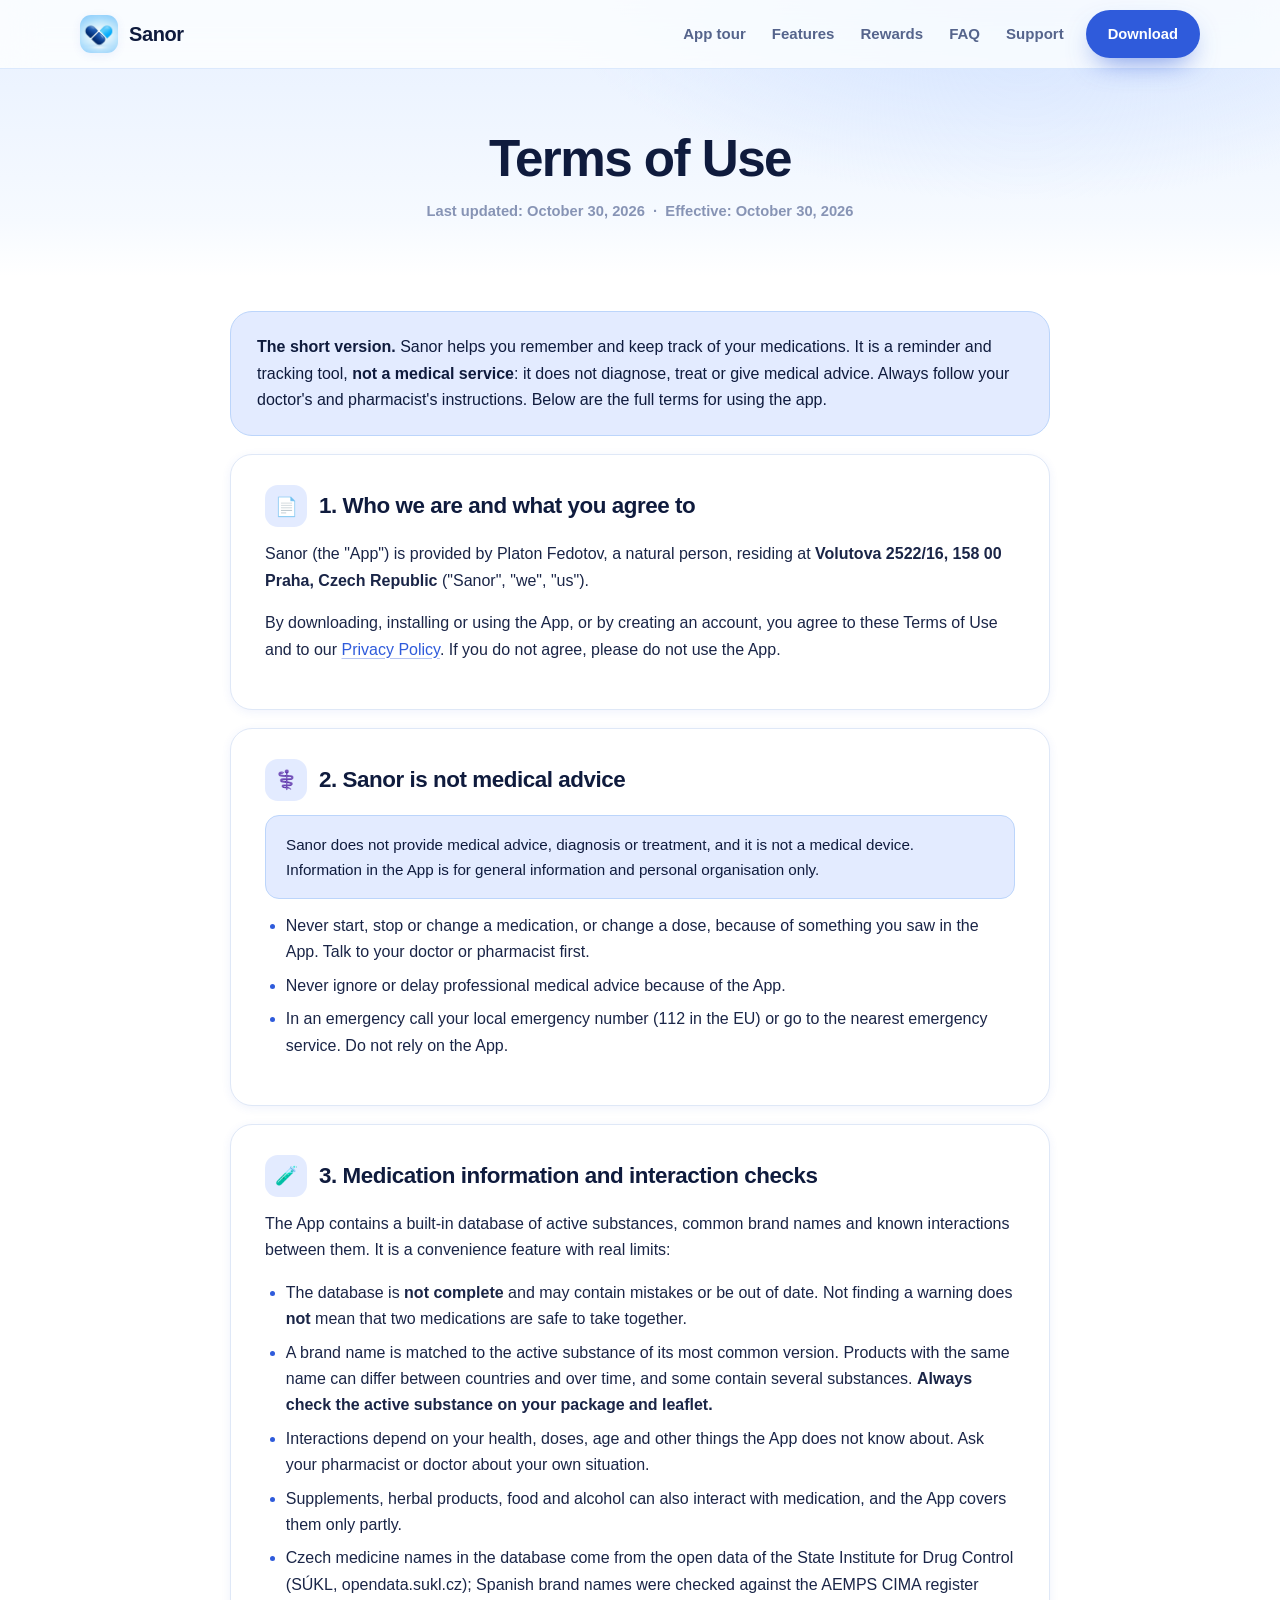
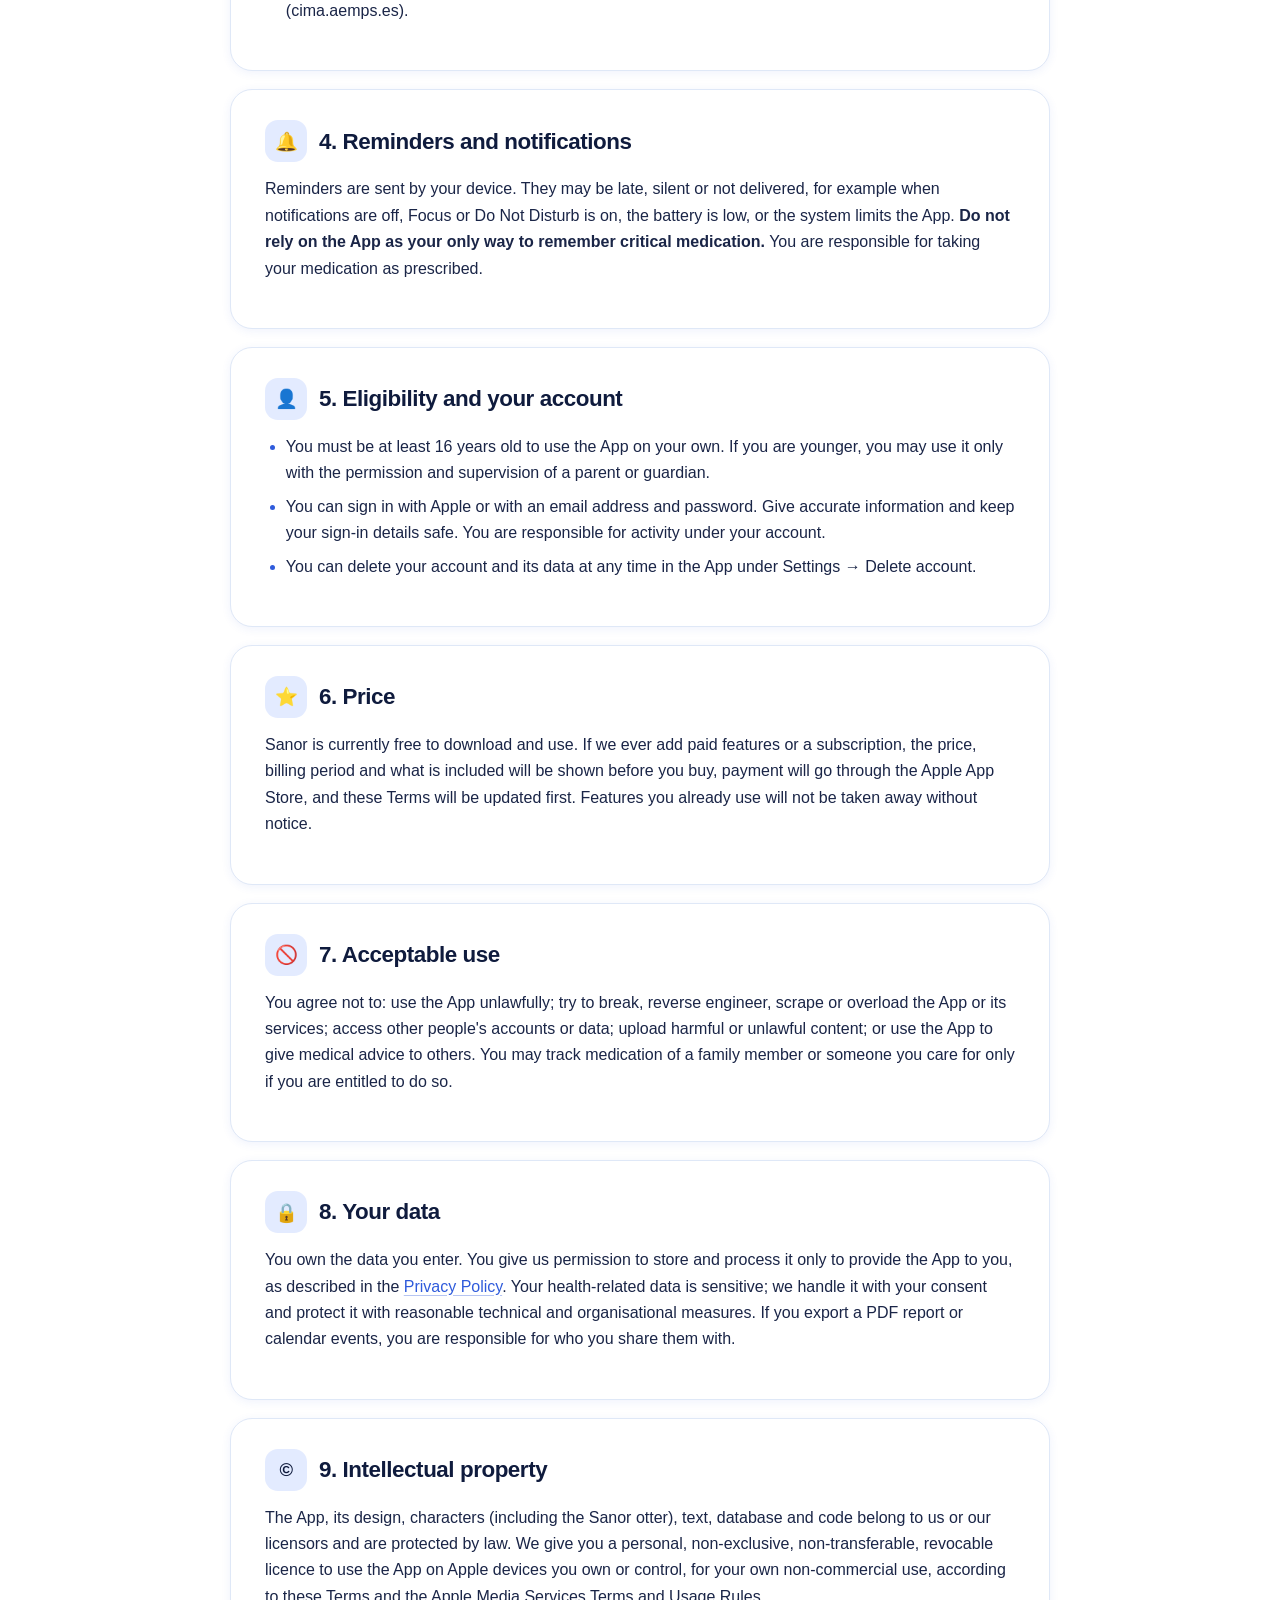
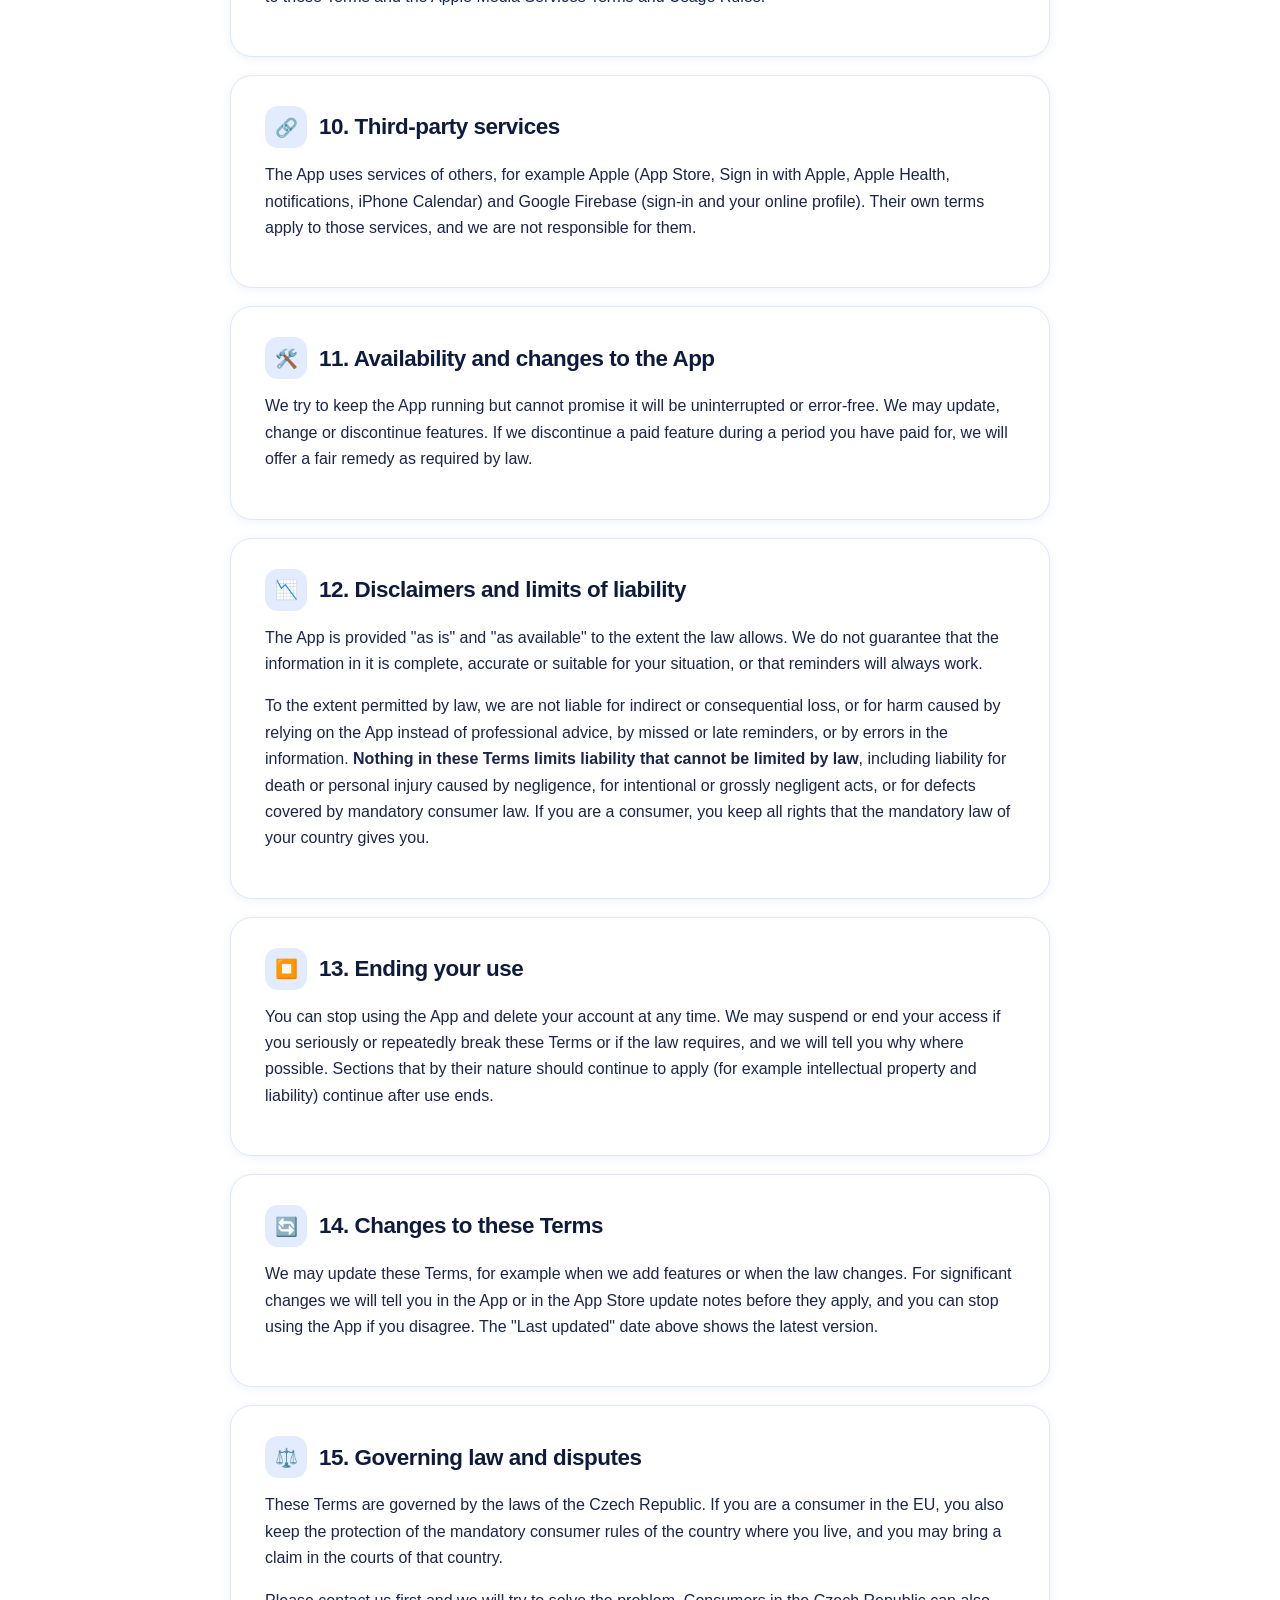
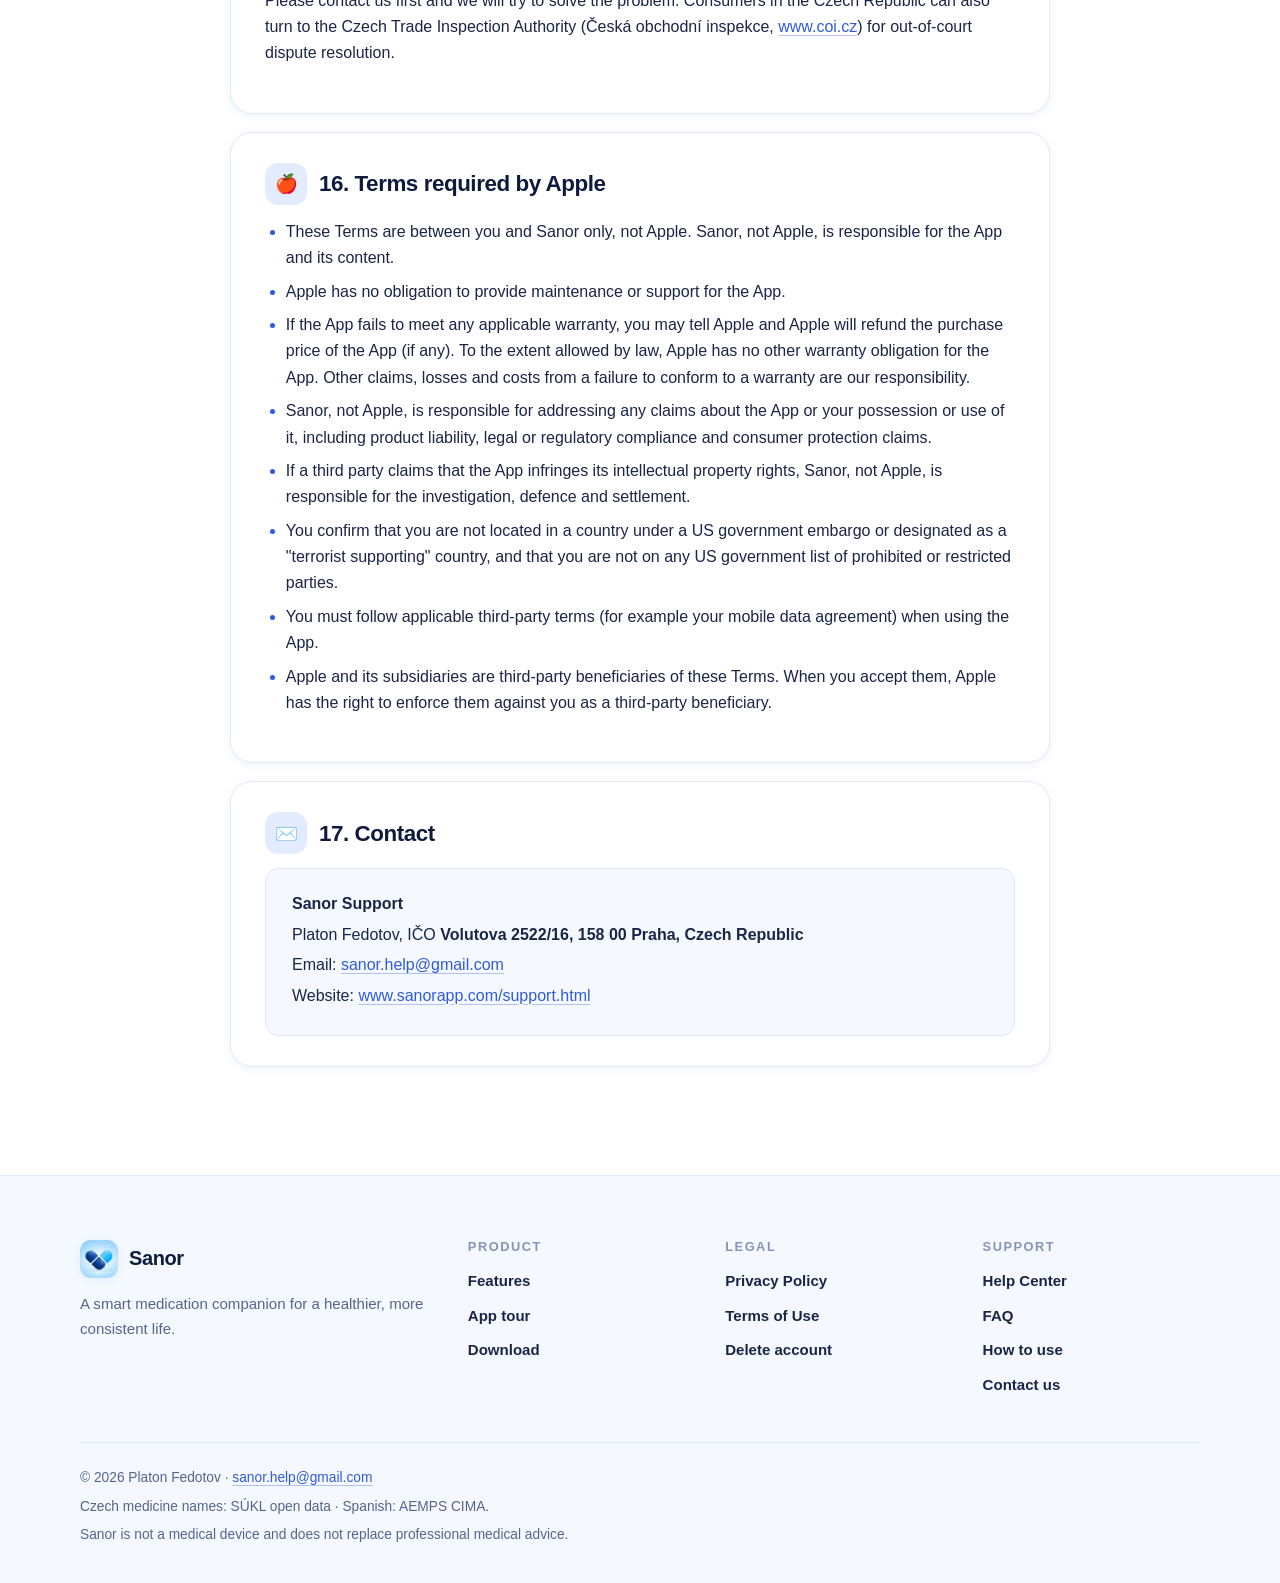
<file: terms.html>
<!DOCTYPE html>
<html lang="en">
<head>
  <meta charset="UTF-8" />
  <meta name="viewport" content="width=device-width, initial-scale=1" />
  <title>Sanor – Terms of Use</title>
  <meta name="description" content="The terms for using the Sanor app." />
  <meta name="theme-color" content="#e7f0ff" />
  <link rel="icon" href="/icon.jpeg" />
  <link rel="apple-touch-icon" href="/icon.jpeg" />
  <link rel="canonical" href="https://www.sanorapp.com/terms.html" />
  <link rel="stylesheet" href="/assets/site.css" />
</head>
<body>
<header class="nav">
  <div class="wrap nav-in">
    <a class="brand" href="/" aria-label="Sanor"><img src="/icon.jpeg" alt="" width="38" height="38" />Sanor</a>
    <ul class="nav-links">
      <li><a href="/#tour">App tour</a></li>
      <li><a href="/#features">Features</a></li>
      <li><a href="/#rewards">Rewards</a></li>
      <li><a href="/#faq">FAQ</a></li>
      <li><a href="/support.html">Support</a></li>
    </ul>
    <a class="btn btn-primary btn-sm" href="https://apps.apple.com/cz/app/sanor/id6766075127">Download</a>
  </div>
</header>

<div class="page-hero">
  <div class="wrap">
    <h1>Terms of Use</h1>
    <p class="meta">Last updated: October 30, 2026 &nbsp;·&nbsp; Effective: October 30, 2026</p>
    
  </div>
</div>

<main class="doc" id="main">
<div class="intro-card">
    <strong>The short version.</strong> Sanor helps you remember and keep track of your medications. It is a reminder and tracking tool, <strong>not a medical service</strong>: it does not diagnose, treat or give medical advice. Always follow your doctor's and pharmacist's instructions. Below are the full terms for using the app.
  </div>

  <section>
    <h2><span class="icon">📄</span> 1. Who we are and what you agree to</h2>
    <p>Sanor (the "App") is provided by Platon Fedotov, a natural person, residing at <strong>Volutova 2522/16, 158 00 Praha, Czech Republic</strong> ("Sanor", "we", "us").</p>
    <p>By downloading, installing or using the App, or by creating an account, you agree to these Terms of Use and to our <a href="privacy.html">Privacy Policy</a>. If you do not agree, please do not use the App.</p>
  </section>

  <section>
    <h2><span class="icon">⚕️</span> 2. Sanor is not medical advice</h2>
    <div class="highlight-box">
      Sanor does not provide medical advice, diagnosis or treatment, and it is not a medical device. Information in the App is for general information and personal organisation only.
    </div>
    <ul>
      <li>Never start, stop or change a medication, or change a dose, because of something you saw in the App. Talk to your doctor or pharmacist first.</li>
      <li>Never ignore or delay professional medical advice because of the App.</li>
      <li>In an emergency call your local emergency number (112 in the EU) or go to the nearest emergency service. Do not rely on the App.</li>
    </ul>
  </section>

  <section>
    <h2><span class="icon">🧪</span> 3. Medication information and interaction checks</h2>
    <p>The App contains a built-in database of active substances, common brand names and known interactions between them. It is a convenience feature with real limits:</p>
    <ul>
      <li>The database is <strong>not complete</strong> and may contain mistakes or be out of date. Not finding a warning does <strong>not</strong> mean that two medications are safe to take together.</li>
      <li>A brand name is matched to the active substance of its most common version. Products with the same name can differ between countries and over time, and some contain several substances. <strong>Always check the active substance on your package and leaflet.</strong></li>
      <li>Interactions depend on your health, doses, age and other things the App does not know about. Ask your pharmacist or doctor about your own situation.</li>
      <li>Supplements, herbal products, food and alcohol can also interact with medication, and the App covers them only partly.</li>
      <li>Czech medicine names in the database come from the open data of the State Institute for Drug Control (SÚKL, opendata.sukl.cz); Spanish brand names were checked against the AEMPS CIMA register (cima.aemps.es).</li>
    </ul>
  </section>

  <section>
    <h2><span class="icon">🔔</span> 4. Reminders and notifications</h2>
    <p>Reminders are sent by your device. They may be late, silent or not delivered, for example when notifications are off, Focus or Do Not Disturb is on, the battery is low, or the system limits the App. <strong>Do not rely on the App as your only way to remember critical medication.</strong> You are responsible for taking your medication as prescribed.</p>
  </section>

  <section>
    <h2><span class="icon">👤</span> 5. Eligibility and your account</h2>
    <ul>
      <li>You must be at least 16 years old to use the App on your own. If you are younger, you may use it only with the permission and supervision of a parent or guardian.</li>
      <li>You can sign in with Apple or with an email address and password. Give accurate information and keep your sign-in details safe. You are responsible for activity under your account.</li>
      <li>You can delete your account and its data at any time in the App under Settings → Delete account.</li>
    </ul>
  </section>

  <section>
    <h2><span class="icon">⭐</span> 6. Price</h2>
    <p>Sanor is currently free to download and use. If we ever add paid features or a subscription, the price, billing period and what is included will be shown before you buy, payment will go through the Apple App Store, and these Terms will be updated first. Features you already use will not be taken away without notice.</p>
  </section>

  <section>
    <h2><span class="icon">🚫</span> 7. Acceptable use</h2>
    <p>You agree not to: use the App unlawfully; try to break, reverse engineer, scrape or overload the App or its services; access other people's accounts or data; upload harmful or unlawful content; or use the App to give medical advice to others. You may track medication of a family member or someone you care for only if you are entitled to do so.</p>
  </section>

  <section>
    <h2><span class="icon">🔒</span> 8. Your data</h2>
    <p>You own the data you enter. You give us permission to store and process it only to provide the App to you, as described in the <a href="privacy.html">Privacy Policy</a>. Your health-related data is sensitive; we handle it with your consent and protect it with reasonable technical and organisational measures. If you export a PDF report or calendar events, you are responsible for who you share them with.</p>
  </section>

  <section>
    <h2><span class="icon">©️</span> 9. Intellectual property</h2>
    <p>The App, its design, characters (including the Sanor otter), text, database and code belong to us or our licensors and are protected by law. We give you a personal, non-exclusive, non-transferable, revocable licence to use the App on Apple devices you own or control, for your own non-commercial use, according to these Terms and the Apple Media Services Terms and Usage Rules.</p>
  </section>

  <section>
    <h2><span class="icon">🔗</span> 10. Third-party services</h2>
    <p>The App uses services of others, for example Apple (App Store, Sign in with Apple, Apple Health, notifications, iPhone Calendar) and Google Firebase (sign-in and your online profile). Their own terms apply to those services, and we are not responsible for them.</p>
  </section>

  <section>
    <h2><span class="icon">🛠️</span> 11. Availability and changes to the App</h2>
    <p>We try to keep the App running but cannot promise it will be uninterrupted or error-free. We may update, change or discontinue features. If we discontinue a paid feature during a period you have paid for, we will offer a fair remedy as required by law.</p>
  </section>

  <section>
    <h2><span class="icon">📉</span> 12. Disclaimers and limits of liability</h2>
    <p>The App is provided "as is" and "as available" to the extent the law allows. We do not guarantee that the information in it is complete, accurate or suitable for your situation, or that reminders will always work.</p>
    <p>To the extent permitted by law, we are not liable for indirect or consequential loss, or for harm caused by relying on the App instead of professional advice, by missed or late reminders, or by errors in the information. <strong>Nothing in these Terms limits liability that cannot be limited by law</strong>, including liability for death or personal injury caused by negligence, for intentional or grossly negligent acts, or for defects covered by mandatory consumer law. If you are a consumer, you keep all rights that the mandatory law of your country gives you.</p>
  </section>

  <section>
    <h2><span class="icon">⏹️</span> 13. Ending your use</h2>
    <p>You can stop using the App and delete your account at any time. We may suspend or end your access if you seriously or repeatedly break these Terms or if the law requires, and we will tell you why where possible. Sections that by their nature should continue to apply (for example intellectual property and liability) continue after use ends.</p>
  </section>

  <section>
    <h2><span class="icon">🔄</span> 14. Changes to these Terms</h2>
    <p>We may update these Terms, for example when we add features or when the law changes. For significant changes we will tell you in the App or in the App Store update notes before they apply, and you can stop using the App if you disagree. The "Last updated" date above shows the latest version.</p>
  </section>

  <section>
    <h2><span class="icon">⚖️</span> 15. Governing law and disputes</h2>
    <p>These Terms are governed by the laws of the Czech Republic. If you are a consumer in the EU, you also keep the protection of the mandatory consumer rules of the country where you live, and you may bring a claim in the courts of that country.</p>
    <p>Please contact us first and we will try to solve the problem. Consumers in the Czech Republic can also turn to the Czech Trade Inspection Authority (Česká obchodní inspekce, <a href="https://www.coi.cz">www.coi.cz</a>) for out-of-court dispute resolution.</p>
  </section>

  <section>
    <h2><span class="icon">🍎</span> 16. Terms required by Apple</h2>
    <ul>
      <li>These Terms are between you and Sanor only, not Apple. Sanor, not Apple, is responsible for the App and its content.</li>
      <li>Apple has no obligation to provide maintenance or support for the App.</li>
      <li>If the App fails to meet any applicable warranty, you may tell Apple and Apple will refund the purchase price of the App (if any). To the extent allowed by law, Apple has no other warranty obligation for the App. Other claims, losses and costs from a failure to conform to a warranty are our responsibility.</li>
      <li>Sanor, not Apple, is responsible for addressing any claims about the App or your possession or use of it, including product liability, legal or regulatory compliance and consumer protection claims.</li>
      <li>If a third party claims that the App infringes its intellectual property rights, Sanor, not Apple, is responsible for the investigation, defence and settlement.</li>
      <li>You confirm that you are not located in a country under a US government embargo or designated as a "terrorist supporting" country, and that you are not on any US government list of prohibited or restricted parties.</li>
      <li>You must follow applicable third-party terms (for example your mobile data agreement) when using the App.</li>
      <li>Apple and its subsidiaries are third-party beneficiaries of these Terms. When you accept them, Apple has the right to enforce them against you as a third-party beneficiary.</li>
    </ul>
  </section>

  <section>
    <h2><span class="icon">✉️</span> 17. Contact</h2>
    <div class="contact-block">
      <p><strong>Sanor Support</strong></p>
      <p>Platon Fedotov, IČO <strong>Volutova 2522/16, 158 00 Praha, Czech Republic</strong></p>
      <p>Email: <a href="mailto:sanor.help@gmail.com">sanor.help@gmail.com</a></p>
      <p>Website: <a href="https://www.sanorapp.com/support.html">www.sanorapp.com/support.html</a></p>
    </div>
  </section>
</main>

<footer class="footer">
  <div class="wrap">
    <div class="foot-grid">
      <div>
        <a class="brand" href="/"><img src="/icon.jpeg" alt="" width="38" height="38" />Sanor</a>
        <p>A smart medication companion for a healthier, more consistent life.</p>
      </div>
      <div>
        <h4>Product</h4>
        <ul>
          <li><a href="/#features">Features</a></li>
          <li><a href="/#tour">App tour</a></li>
          <li><a href="/#download">Download</a></li>
        </ul>
      </div>
      <div>
        <h4>Legal</h4>
        <ul>
          <li><a href="/privacy.html">Privacy Policy</a></li>
          <li><a href="/terms.html">Terms of Use</a></li>
          <li><a href="/delete-account.html">Delete account</a></li>
        </ul>
      </div>
      <div>
        <h4>Support</h4>
        <ul>
          <li><a href="/support.html">Help Center</a></li>
          <li><a href="/support.html#faq">FAQ</a></li>
          <li><a href="/support.html#how-to">How to use</a></li>
          <li><a href="mailto:sanor.help@gmail.com">Contact us</a></li>
        </ul>
      </div>
    </div>
    <div class="foot-bottom">
      <p>© 2026 Platon Fedotov · <a href="mailto:sanor.help@gmail.com">sanor.help@gmail.com</a></p>
      <p>Czech medicine names: SÚKL open data · Spanish: AEMPS CIMA.</p>
      <p>Sanor is not a medical device and does not replace professional medical advice.</p>
    </div>
  </div>
</footer>

<script src="/assets/site.js" defer></script>
</body>
</html>
</file>
<file: assets/site.css>
/* ==========================================================================
   Sanor website — shared styles (home, support, privacy, terms, delete-account)
   Light, soft, rounded — matches the app (sky blue, cobalt, otter).
   ========================================================================== */

:root {
  --sky-50:  #f5f9ff;
  --sky-100: #eaf2ff;
  --sky-200: #d9e7ff;
  --sky-300: #bcd5fb;
  --blue:        #2f5bdb;
  --blue-hover:  #244ac0;
  --blue-soft:   #e3ebff;
  --navy:  #0f1b3d;
  --text:  #1a2547;
  --muted: #55648c;
  --faint: #8794b5;
  --line:  #dfe8f7;
  --white: #ffffff;
  --green: #2fc88c;
  --green-soft: #dcf6ec;
  --amber: #c97a00;
  --amber-soft: #fff1d9;
  --purple: #8b6cf6;
  --purple-soft: #ece6ff;
  --coral: #ff7b5c;
  --coral-soft: #ffe6df;

  --r-sm: 14px;
  --r-md: 22px;
  --r-lg: 32px;
  --shadow-sm: 0 2px 10px rgba(47, 91, 219, .08);
  --shadow-md: 0 14px 40px -14px rgba(47, 91, 219, .28);
  --shadow-lg: 0 40px 80px -30px rgba(25, 45, 110, .45);

  --font: ui-rounded, "SF Pro Rounded", -apple-system, BlinkMacSystemFont, "Segoe UI", "Helvetica Neue", Roboto, Arial, sans-serif;
  --wrap: 1120px;
}

*, *::before, *::after { box-sizing: border-box; }
html { scroll-behavior: smooth; -webkit-text-size-adjust: 100%; }
body {
  margin: 0;
  font-family: var(--font);
  color: var(--text);
  background: var(--white);
  line-height: 1.65;
  -webkit-font-smoothing: antialiased;
  overflow-x: hidden;
}
img, svg { max-width: 100%; }
img { display: block; }
a { color: var(--blue); text-decoration-color: rgba(47,91,219,.35); text-underline-offset: 3px; }
a:hover { color: var(--blue-hover); }
h1, h2, h3, h4 { color: var(--navy); line-height: 1.15; margin: 0; letter-spacing: -.02em; text-wrap: balance; }
p { margin: 0 0 1em; }
/* long compound words (German, Czech): never push a grid column wider than the screen */
.news > *, .plat > *, .row > *, .bento > *, .rewards-grid > *, .p3 > *, .cta-card > *, .foot-grid > * { min-width: 0; }
h1, h2, h3, p, li { overflow-wrap: break-word; }
@media (max-width: 980px) { h2, h3, .card p, .news-main li { hyphens: auto; -webkit-hyphens: auto; } }
.wrap { width: min(var(--wrap), 100% - 40px); margin-inline: auto; }
.sr-only { position: absolute; width: 1px; height: 1px; overflow: hidden; clip: rect(0 0 0 0); white-space: nowrap; }
:focus-visible { outline: 3px solid var(--blue); outline-offset: 3px; border-radius: 8px; }

.ico { width: 1.25em; height: 1.25em; fill: none; stroke: currentColor; stroke-width: 2; stroke-linecap: round; stroke-linejoin: round; flex: none; }

/* ── Buttons ───────────────────────────────────────────────────────────── */
.btn {
  display: inline-flex; align-items: center; justify-content: center; gap: 10px;
  font: inherit; font-weight: 700; font-size: 1rem;
  padding: 15px 26px; border-radius: 999px; border: 2px solid transparent;
  text-decoration: none; cursor: pointer;
  transition: transform .18s ease, box-shadow .2s ease, background .2s ease, border-color .2s ease;
}
.btn:hover { transform: translateY(-2px); }
.btn-primary { background: var(--blue); color: #fff; box-shadow: 0 12px 28px -10px rgba(47,91,219,.7); }
.btn-primary:hover { background: var(--blue-hover); color: #fff; box-shadow: 0 16px 34px -10px rgba(47,91,219,.8); }
.btn-ghost { background: rgba(255,255,255,.7); color: var(--navy); border-color: var(--sky-300); }
.btn-ghost:hover { background: #fff; border-color: var(--blue); color: var(--blue); }
.btn-sm { padding: 10px 20px; font-size: .92rem; }
.btn-light { background: #fff; color: var(--blue); box-shadow: 0 12px 28px -12px rgba(15,27,61,.5); }
.btn-light:hover { color: var(--blue-hover); }

/* ── Navigation ────────────────────────────────────────────────────────── */
.nav {
  position: fixed; inset: 0 0 auto 0; z-index: 100;
  background: rgba(255,255,255,.78);
  backdrop-filter: saturate(1.6) blur(18px); -webkit-backdrop-filter: saturate(1.6) blur(18px);
  border-bottom: 1px solid rgba(188,213,251,.5);
}
.nav-in { display: flex; align-items: center; gap: 22px; height: 68px; }
.brand { display: inline-flex; align-items: center; gap: 11px; text-decoration: none; color: var(--navy); font-weight: 800; font-size: 1.25rem; letter-spacing: -.02em; margin-right: auto; }
.brand img { width: 38px; height: 38px; border-radius: 11px; box-shadow: var(--shadow-sm); }
.nav-links { display: flex; gap: 26px; list-style: none; margin: 0; padding: 0; }
.nav-links a { color: var(--muted); text-decoration: none; font-weight: 600; font-size: .94rem; padding: 6px 0; }
.nav-links a:hover { color: var(--blue); }
.lang { display: inline-flex; background: var(--sky-100); border-radius: 999px; padding: 3px; gap: 2px; }
.lang a { text-decoration: none; font-weight: 700; font-size: .78rem; color: var(--muted); padding: 5px 10px; border-radius: 999px; letter-spacing: .04em; }
.lang a[aria-current="true"] { background: #fff; color: var(--blue); box-shadow: var(--shadow-sm); }
.lang a:hover { color: var(--blue); }

/* ── Hero ──────────────────────────────────────────────────────────────── */
.hero {
  position: relative; overflow: hidden;
  padding: 140px 0 90px;
  background:
    radial-gradient(900px 520px at 85% 0%, #cfe0ff 0%, transparent 62%),
    radial-gradient(700px 480px at 0% 30%, #e3efff 0%, transparent 60%),
    linear-gradient(180deg, #e7f0ff 0%, #f6faff 70%, #fff 100%);
}
.hero-grid { display: grid; grid-template-columns: 1.05fr .95fr; gap: 40px; align-items: center; }
.hero-grid > * { min-width: 0; }
.pill {
  display: inline-flex; align-items: center; gap: 8px;
  background: #fff; color: var(--blue); font-weight: 700; font-size: .82rem;
  padding: 7px 14px 7px 10px; border-radius: 999px; box-shadow: var(--shadow-sm); margin-bottom: 22px;
}
.pill i { width: 8px; height: 8px; border-radius: 50%; background: var(--green); box-shadow: 0 0 0 4px var(--green-soft); }
.hero h1 { font-size: clamp(2.3rem, 4.4vw, 3.9rem); font-weight: 900; letter-spacing: -.035em; line-height: 1.06; margin-bottom: 22px; overflow-wrap: break-word; }
.hero h1 em { font-style: normal; color: var(--blue); position: relative; }
.hero h1 em::after {
  content: ""; position: absolute; left: 0; right: 0; bottom: -.05em; height: .14em; border-radius: 99px;
  background: linear-gradient(90deg, var(--sky-300), rgba(188,213,251,0));
}
.hero-sub { font-size: 1.18rem; color: var(--muted); max-width: 33em; margin-bottom: 32px; }
.hero-cta { display: flex; flex-wrap: wrap; gap: 14px; margin-bottom: 30px; }
.chips { display: flex; flex-wrap: wrap; gap: 10px 10px; padding: 0; margin: 0; list-style: none; }
.chips li { display: inline-flex; align-items: center; gap: 7px; font-size: .88rem; font-weight: 600; color: var(--muted); background: rgba(255,255,255,.75); border: 1px solid var(--line); border-radius: 999px; padding: 6px 13px 6px 10px; }
.chips .ico { color: var(--green); width: 1.1em; height: 1.1em; }

.hero-visual { position: relative; display: flex; justify-content: center; min-height: 560px; }
.hero-visual .phone { width: min(300px, 62vw); transform: rotate(2.5deg); }
.hero-otter {
  position: absolute; left: -4%; bottom: -4%; width: 168px; height: 168px; border-radius: 50%;
  border: 6px solid #fff; box-shadow: var(--shadow-md); object-fit: cover; background: #fff; z-index: 3;
}
.float {
  position: absolute; z-index: 4; display: flex; align-items: center; gap: 12px;
  background: rgba(255,255,255,.96); border-radius: 20px; padding: 12px 16px 12px 12px;
  box-shadow: 0 18px 40px -16px rgba(25,45,110,.4); font-size: .9rem; line-height: 1.25;
  animation: bob 6s ease-in-out infinite;
}
.float b { display: block; color: var(--navy); font-size: .95rem; }
.float span { color: var(--muted); font-size: .8rem; }
.float .dot { width: 40px; height: 40px; border-radius: 13px; display: grid; place-items: center; flex: none; }
.float-a { top: 9%; right: -2%; }
.float-b { top: 44%; left: -6%; animation-delay: -2s; }
.float-c { bottom: 8%; right: -4%; animation-delay: -4s; }
.dot-orange { background: var(--amber-soft); color: var(--amber); }
.dot-green { background: var(--green-soft); color: #139a66; }
.dot-blue { background: var(--blue-soft); color: var(--blue); }
@keyframes bob { 0%,100% { transform: translateY(0); } 50% { transform: translateY(-9px); } }

/* ── Phone frame ───────────────────────────────────────────────────────── */
.phone {
  position: relative; background: linear-gradient(160deg, #1c2a55, #0b1330);
  border-radius: 46px; padding: 9px;
  box-shadow: var(--shadow-lg), inset 0 0 0 1.5px rgba(255,255,255,.14);
}
.phone img { width: 100%; height: auto; border-radius: 38px; background: var(--sky-100); }

/* ── Sections ──────────────────────────────────────────────────────────── */
.section { padding: 100px 0; }
.section-tint { background: linear-gradient(180deg, #fff 0%, var(--sky-50) 18%, var(--sky-50) 82%, #fff 100%); }
.head { max-width: 640px; margin: 0 auto 60px; text-align: center; }
.eyebrow { display: inline-block; font-size: .78rem; font-weight: 800; letter-spacing: .12em; text-transform: uppercase; color: var(--blue); background: var(--blue-soft); padding: 6px 14px; border-radius: 999px; margin-bottom: 16px; }
.head h2 { font-size: clamp(2rem, 4vw, 3rem); font-weight: 900; letter-spacing: -.03em; margin-bottom: 14px; }
.head p { color: var(--muted); font-size: 1.08rem; margin: 0; }

/* Hero pill as a link */
a.pill { text-decoration: none; max-width: 100%; transition: transform .18s ease, box-shadow .2s ease; }
a.pill:hover { transform: translateY(-1px); box-shadow: var(--shadow-md); color: var(--blue); }
a.pill i { flex: none; }
a.pill .ico { width: 1em; height: 1em; stroke-width: 2.6; flex: none; }

/* Cycle section (new in 1.7) */
.section-warm { background: linear-gradient(180deg, #fff 0%, #fff4f1 16%, #fff4f1 84%, #fff 100%); overflow-x: clip; }
.eyebrow-coral { background: var(--coral-soft); color: #d2472c; }
.cy-visual { position: relative; width: min(340px, 100%); }
.cy-card { position: relative; background: #fff; border-radius: 34px; padding: 22px 22px 20px; box-shadow: var(--shadow-lg), 0 0 0 1px rgba(255,123,92,.14); }
.cy-card::before { content: ""; position: absolute; inset: -30px; z-index: -1; border-radius: 50%; background: radial-gradient(closest-side, rgba(255,123,92,.20), transparent); filter: blur(8px); }
.cy-head { display: flex; align-items: center; gap: 12px; margin-bottom: 4px; }
.cy-head .tagico { width: 38px; height: 38px; border-radius: 12px; margin: 0; display: grid; place-items: center; }
.cy-head .tagico .ico { width: 20px; height: 20px; }
.cy-head b { font-size: 1.15rem; color: var(--navy); }
.cy-ring { position: relative; width: 216px; margin: 6px auto 0; }
.cy-ring svg { width: 100%; height: auto; display: block; }
.cy-center { position: absolute; inset: 0; display: grid; place-content: center; text-align: center; gap: 2px; padding: 0 34px; }
.cy-center b { font-size: 2.1rem; font-weight: 900; color: var(--navy); letter-spacing: -.03em; line-height: 1.05; }
.cy-center span { font-size: .8rem; font-weight: 700; color: #139a66; line-height: 1.25; }
.cy-line { text-align: center; font-weight: 700; color: var(--muted); font-size: .92rem; margin: 6px 0 14px; }
.cy-next { display: flex; justify-content: space-between; align-items: center; background: var(--sky-50); border: 1px solid var(--line); border-radius: 16px; padding: 11px 16px; font-size: .88rem; margin-bottom: 14px; }
.cy-next span { color: var(--muted); font-weight: 600; }
.cy-next b { color: var(--navy); }
.cy-legend { list-style: none; display: flex; flex-wrap: wrap; justify-content: center; gap: 6px 14px; padding: 0; margin: 0 0 16px; font-size: .76rem; font-weight: 600; color: var(--muted); }
.cy-legend li { display: inline-flex; align-items: center; gap: 6px; }
.cy-legend i { width: 9px; height: 9px; border-radius: 50%; display: inline-block; }
.cy-legend .lp { background: var(--coral); }
.cy-legend .lf { background: #fff; border: 2px solid var(--coral); }
.cy-legend .lg { background: var(--green); }
.cy-legend .lo { background: var(--purple); }
.cy-actions { display: flex; flex-wrap: wrap; gap: 8px; align-items: center; }
.cy-chip { background: var(--purple-soft); color: #6a4fd6; font-weight: 700; font-size: .78rem; padding: 7px 12px; border-radius: 999px; }
.cy-btn { margin-left: auto; background: var(--blue); color: #fff; font-weight: 700; font-size: .85rem; padding: 9px 16px; border-radius: 999px; box-shadow: 0 8px 18px -8px rgba(47,91,219,.8); }
.cy-otter { position: absolute; right: -34px; top: -38px; z-index: 2; width: 104px; height: 104px; border-radius: 50%; border: 5px solid #fff; background: #fff; box-shadow: var(--shadow-md); object-fit: cover; }
.cy-note { margin: 22px 0 0; padding: 14px 18px; border-radius: 16px; background: rgba(255,255,255,.8); border: 1px solid #ffd9d0; color: var(--muted); font-size: .92rem; }
.row-text .eyebrow { margin-bottom: 18px; }

/* Stats strip */
.strip { margin-top: -34px; position: relative; z-index: 5; }
.strip-card { display: grid; grid-template-columns: repeat(4, 1fr); background: #fff; border-radius: var(--r-lg); box-shadow: var(--shadow-md); padding: 26px 10px; border: 1px solid var(--line); }
.stat { text-align: center; padding: 6px 12px; }
.stat + .stat { border-left: 1px solid var(--line); }
.stat b { display: block; font-size: 2.1rem; font-weight: 900; color: var(--blue); letter-spacing: -.03em; line-height: 1.1; }
.stat span { color: var(--muted); font-size: .9rem; }

/* Feature rows */
.row { display: grid; grid-template-columns: 1fr 1fr; gap: 70px; align-items: center; }
.row + .row { margin-top: 110px; }
.row.flip .row-media { order: 2; }
.row-media { position: relative; display: flex; justify-content: center; }
.row-media::before { content: ""; position: absolute; inset: 6% 6% 2%; border-radius: 50%; background: radial-gradient(closest-side, var(--sky-200), transparent); filter: blur(10px); }
.row-media .phone { width: min(290px, 70vw); position: relative; }
.row-text .tagico { width: 52px; height: 52px; border-radius: 17px; display: grid; place-items: center; margin-bottom: 20px; }
.row-text .tagico .ico { width: 26px; height: 26px; }
.row-text h3 { font-size: clamp(1.7rem, 3vw, 2.3rem); font-weight: 900; letter-spacing: -.03em; margin-bottom: 14px; }
.row-text p { color: var(--muted); font-size: 1.08rem; }
.ticks { list-style: none; padding: 0; margin: 22px 0 0; display: grid; gap: 12px; }
.ticks li { display: flex; gap: 12px; align-items: flex-start; font-weight: 600; color: var(--text); }
.ticks .ico { color: #fff; background: var(--green); border-radius: 50%; padding: 4px; width: 1.55em; height: 1.55em; margin-top: 1px; stroke-width: 3; }
.bg-blue { background: var(--blue-soft); color: var(--blue); }
.bg-amber { background: var(--amber-soft); color: var(--amber); }
.bg-green { background: var(--green-soft); color: #139a66; }
.bg-purple { background: var(--purple-soft); color: var(--purple); }
.bg-coral { background: var(--coral-soft); color: #e0553a; }

/* Bento */
.bento { display: grid; grid-template-columns: repeat(6, 1fr); gap: 20px; }
.card { background: #fff; border: 1px solid var(--line); border-radius: var(--r-md); padding: 28px; box-shadow: var(--shadow-sm); transition: transform .25s ease, box-shadow .25s ease; }
.card:hover { transform: translateY(-4px); box-shadow: var(--shadow-md); }
.card .tagico { width: 48px; height: 48px; border-radius: 15px; display: grid; place-items: center; margin-bottom: 18px; }
.card h3 { font-size: 1.2rem; font-weight: 800; margin-bottom: 8px; letter-spacing: -.02em; }
.card p { color: var(--muted); font-size: .98rem; margin: 0; }
.span-2 { grid-column: span 2; }
.span-3 { grid-column: span 3; }
.span-4 { grid-column: span 4; }
.card-new { position: relative; background: linear-gradient(145deg, #2f5bdb 0%, #4a78f0 100%); color: #fff; border: none; }
.card-new h3 { color: #fff; }
.card-new p { color: rgba(255,255,255,.88); }
.card-new .tagico { background: rgba(255,255,255,.2); color: #fff; }
.badge-new { position: absolute; top: 22px; right: 22px; background: #fff; color: var(--blue); font-weight: 800; font-size: .72rem; letter-spacing: .08em; text-transform: uppercase; padding: 5px 11px; border-radius: 999px; }

/* Rewards */
.rewards-grid { display: grid; grid-template-columns: repeat(4, 1fr); gap: 20px; }
.award { text-align: center; padding: 22px 16px 20px; }
.award img { width: 132px; height: 132px; margin: 0 auto 14px; border-radius: 50%; object-fit: cover; box-shadow: 0 0 0 5px var(--blue-soft); background: #fff; }
.award h3 { font-size: 1.02rem; margin-bottom: 2px; }
.award span { font-size: .84rem; color: var(--faint); font-weight: 600; }

/* What's new */
.news { display: grid; grid-template-columns: 1.3fr 1fr; gap: 24px; align-items: stretch; }
.news-main { background: linear-gradient(160deg, #eaf2ff, #fff 70%); border: 1px solid var(--sky-300); border-radius: var(--r-lg); padding: 38px; box-shadow: var(--shadow-md); }
.ver { display: inline-flex; align-items: center; gap: 8px; background: var(--blue); color: #fff; font-weight: 800; font-size: .85rem; padding: 6px 14px; border-radius: 999px; margin-bottom: 18px; }
.news-main h3 { font-size: 1.9rem; font-weight: 900; margin-bottom: 18px; }
.news-main .ticks li { font-weight: 500; }
.old-list { display: grid; gap: 14px; align-content: start; }
.old { background: #fff; border: 1px solid var(--line); border-radius: var(--r-md); padding: 18px 22px; }
.old b { display: inline-block; color: var(--blue); font-weight: 800; margin-bottom: 4px; }
.old p { margin: 0; color: var(--muted); font-size: .94rem; }

/* Platforms + languages */
.plat { display: grid; grid-template-columns: 1fr 1fr; gap: 24px; }
.plat .card { display: flex; flex-direction: column; align-items: flex-start; gap: 6px; padding: 34px; }
.plat h3 { font-size: 1.5rem; }
.status { display: inline-flex; align-items: center; gap: 8px; font-size: .82rem; font-weight: 800; letter-spacing: .06em; text-transform: uppercase; padding: 5px 12px; border-radius: 999px; margin-bottom: 10px; }
.status.live { background: var(--green-soft); color: #0f8a5a; }
.status.soon { background: var(--amber-soft); color: var(--amber); }
.plat .btn { margin-top: 16px; }
.langs { display: flex; flex-wrap: wrap; justify-content: center; gap: 12px; margin-top: 48px; padding: 0; list-style: none; }
.langs li { background: #fff; border: 1px solid var(--line); border-radius: 999px; padding: 9px 18px; font-weight: 700; color: var(--navy); box-shadow: var(--shadow-sm); }

/* Privacy */
.privacy-band { background: linear-gradient(160deg, #0f1b3d 0%, #1b2f6e 100%); color: #fff; border-radius: 40px; padding: 64px 56px; position: relative; overflow: hidden; }
.privacy-band::after { content: ""; position: absolute; width: 520px; height: 520px; right: -140px; top: -160px; background: radial-gradient(closest-side, rgba(92,140,255,.45), transparent); }
.privacy-band h2 { color: #fff; font-size: clamp(1.9rem, 3.6vw, 2.7rem); font-weight: 900; max-width: 14em; margin-bottom: 14px; position: relative; z-index: 1; }
.privacy-band > p { color: rgba(255,255,255,.8); max-width: 38em; font-size: 1.08rem; position: relative; z-index: 1; }
.p3 { display: grid; grid-template-columns: repeat(3, 1fr); gap: 20px; margin: 36px 0 30px; position: relative; z-index: 1; }
.p3 div { background: rgba(255,255,255,.09); border: 1px solid rgba(255,255,255,.14); border-radius: var(--r-md); padding: 22px; }
.p3 .ico { color: #9cc0ff; width: 28px; height: 28px; margin-bottom: 12px; }
.p3 b { display: block; margin-bottom: 4px; font-size: 1.05rem; }
.p3 span { color: rgba(255,255,255,.75); font-size: .93rem; line-height: 1.5; display: block; }
.privacy-band a.more { color: #fff; font-weight: 700; position: relative; z-index: 1; }

/* FAQ */
.faq { max-width: 780px; margin: 0 auto; display: grid; gap: 12px; }
.faq-item { background: #fff; border: 1px solid var(--line); border-radius: var(--r-md); overflow: hidden; transition: box-shadow .2s; }
.faq-item.open { box-shadow: var(--shadow-md); border-color: var(--sky-300); }
.faq-q { all: unset; box-sizing: border-box; width: 100%; display: flex; align-items: center; justify-content: space-between; gap: 16px; cursor: pointer; padding: 20px 24px; font-weight: 800; font-size: 1.05rem; color: var(--navy); }
.faq-q:focus-visible { outline: 3px solid var(--blue); outline-offset: -3px; border-radius: var(--r-md); }
.faq-q .ico { color: var(--blue); transition: transform .25s; }
.faq-item.open .faq-q .ico { transform: rotate(180deg); }
.faq-a { display: none; padding: 0 24px 22px; color: var(--muted); }
.faq-a p:last-child { margin-bottom: 0; }
.faq-item.open .faq-a { display: block; }
.faq-more { text-align: center; margin-top: 26px; font-weight: 700; }

/* CTA */
.cta { padding: 20px 0 110px; }
.cta-card { position: relative; overflow: hidden; border-radius: 44px; padding: 70px 56px; background: linear-gradient(135deg, #2f5bdb 0%, #5b8cff 100%); color: #fff; display: grid; grid-template-columns: 1fr auto; gap: 30px; align-items: center; box-shadow: 0 40px 80px -36px rgba(47,91,219,.8); }
.cta-card::before { content: ""; position: absolute; width: 480px; height: 480px; left: -140px; bottom: -240px; border-radius: 50%; background: rgba(255,255,255,.12); }
.cta-card h2 { color: #fff; font-size: clamp(2rem, 4vw, 3.2rem); font-weight: 900; margin-bottom: 14px; position: relative; max-width: 12em; }
.cta-card p { color: rgba(255,255,255,.9); font-size: 1.08rem; margin-bottom: 28px; position: relative; max-width: 30em; }
.cta-card img { width: 210px; height: 210px; border-radius: 50%; border: 7px solid rgba(255,255,255,.9); background: #fff; position: relative; object-fit: cover; box-shadow: 0 24px 50px -20px rgba(0,0,0,.5); }

/* Footer */
.footer { background: var(--sky-50); border-top: 1px solid var(--line); padding: 64px 0 36px; color: var(--muted); font-size: .94rem; }
.foot-grid { display: grid; grid-template-columns: 1.6fr 1fr 1fr 1fr; gap: 40px; margin-bottom: 44px; }
.footer .brand { margin-bottom: 14px; }
.footer p { max-width: 24em; }
.footer h4 { font-size: .8rem; letter-spacing: .12em; text-transform: uppercase; color: var(--faint); margin-bottom: 14px; }
.footer ul { list-style: none; margin: 0; padding: 0; display: grid; gap: 10px; }
.footer ul a { color: var(--text); text-decoration: none; font-weight: 600; }
.footer ul a:hover { color: var(--blue); }
.foot-bottom { border-top: 1px solid var(--line); padding-top: 24px; font-size: .86rem; display: grid; gap: 6px; }
.foot-bottom p { margin: 0; max-width: none; }

/* Scroll reveal */
.reveal { opacity: 0; transform: translateY(26px); transition: opacity .7s ease, transform .7s ease; }
.reveal.in { opacity: 1; transform: none; }
.no-js .reveal { opacity: 1; transform: none; }

/* ==========================================================================
   Inner pages (Support / Privacy / Terms / Delete account)
   ========================================================================== */
.page-hero {
  padding: 130px 0 54px; text-align: center;
  background: radial-gradient(800px 380px at 80% -10%, #cfe0ff, transparent 60%), linear-gradient(180deg, #e7f0ff, #f6faff 80%, #fff);
}
.page-hero h1 { font-size: clamp(2.1rem, 4.4vw, 3.2rem); font-weight: 900; letter-spacing: -.03em; margin-bottom: 10px; }
.page-hero p { color: var(--muted); font-size: 1.1rem; margin: 0 auto; max-width: 36em; }
.page-hero .meta { font-size: .92rem; color: var(--faint); font-weight: 600; }
.subnav { display: flex; justify-content: center; flex-wrap: wrap; gap: 10px; margin-top: 26px; }
.subnav a { text-decoration: none; font-weight: 700; font-size: .92rem; color: var(--muted); background: #fff; border: 1px solid var(--line); padding: 9px 18px; border-radius: 999px; box-shadow: var(--shadow-sm); }
.subnav a:hover { color: var(--blue); border-color: var(--sky-300); }

.doc { width: min(820px, 100% - 40px); margin: 0 auto; padding: 34px 0 90px; }
.doc section { background: #fff; border: 1px solid var(--line); border-radius: var(--r-md); padding: 30px 34px; margin-bottom: 18px; box-shadow: var(--shadow-sm); scroll-margin-top: 90px; }
.doc h2 { font-size: 1.4rem; font-weight: 800; margin-bottom: 14px; display: flex; align-items: center; gap: 12px; }
.doc h2 .icon { width: 42px; height: 42px; border-radius: 13px; background: var(--blue-soft); display: inline-grid; place-items: center; font-size: 1.15rem; flex: none; }
.doc h3 { font-size: 1.08rem; font-weight: 800; margin: 20px 0 8px; }
.doc p, .doc li { color: var(--text); }
.doc ul, .doc ol { padding-left: 1.3em; margin: 0 0 1em; }
.doc li { margin-bottom: 7px; }
.doc li::marker { color: var(--blue); }
.intro-card, .highlight-box { background: var(--blue-soft); border: 1px solid var(--sky-300); border-radius: var(--r-md); padding: 22px 26px; margin-bottom: 18px; color: var(--navy); }
.highlight-box { border-radius: var(--r-sm); padding: 16px 20px; margin: 14px 0; font-size: .95rem; }
.contact-block, .contact-card { background: var(--sky-50); border: 1px solid var(--line); border-radius: var(--r-sm); padding: 22px 26px; margin-top: 14px; }
.contact-block p, .contact-card p:last-child { margin-bottom: 4px; }

/* Support: FAQ + steps */
.doc .section-label { display: none; }
.doc .section-desc { color: var(--muted); margin-bottom: 20px; }
.doc .faq-list { display: grid; gap: 10px; }
.doc .faq-item { box-shadow: none; }
.doc .faq-question { all: unset; box-sizing: border-box; width: 100%; display: flex; align-items: center; gap: 14px; cursor: pointer; padding: 16px 18px; font-weight: 700; color: var(--navy); }
.doc .faq-question:focus-visible { outline: 3px solid var(--blue); outline-offset: -3px; border-radius: var(--r-md); }
.doc .faq-question .num { width: 30px; height: 30px; border-radius: 10px; background: var(--blue-soft); color: var(--blue); display: grid; place-items: center; font-size: .85rem; font-weight: 800; flex: none; }
.doc .faq-question .q-text { flex: 1; }
.doc .faq-chevron { width: 20px; height: 20px; color: var(--blue); transition: transform .25s; flex: none; }
.doc .faq-item.open .faq-chevron { transform: rotate(180deg); }
.doc .faq-answer { display: none; padding: 0 20px 18px 62px; color: var(--muted); }
.doc .faq-answer p:last-child, .doc .faq-answer ul:last-child { margin-bottom: 0; }
.doc .faq-item.open .faq-answer { display: block; }
.doc .steps { display: grid; gap: 14px; }
.doc .step { display: flex; gap: 16px; align-items: flex-start; }
.doc .step-number { width: 38px; height: 38px; border-radius: 50%; background: var(--blue); color: #fff; font-weight: 800; display: grid; place-items: center; flex: none; box-shadow: 0 8px 18px -8px rgba(47,91,219,.8); }
.doc .step-content h3 { margin: 4px 0 4px; }
.doc .step-content p { margin: 0; color: var(--muted); }

/* ── Responsive ────────────────────────────────────────────────────────── */
@media (max-width: 980px) {
  .nav-links { display: none; }
  .hero { padding-top: 112px; }
  .hero-grid { grid-template-columns: 1fr; gap: 56px; text-align: center; }
  .hero-sub { margin-inline: auto; }
  .hero-cta, .chips { justify-content: center; }
  .hero-visual { min-height: 0; padding-bottom: 20px; }
  .float-a { right: 2%; } .float-b { left: 0; } .float-c { right: 0; }
  .row { grid-template-columns: 1fr; gap: 36px; text-align: center; }
  .row.flip .row-media { order: 0; }
  .row + .row { margin-top: 80px; }
  .ticks { justify-items: start; text-align: left; max-width: 30em; margin-inline: auto; }
  .row-text .tagico { margin-inline: auto; }
  .bento { grid-template-columns: repeat(2, 1fr); }
  .span-2, .span-3, .span-4 { grid-column: span 1; }
  .span-4 { grid-column: span 2; }
  .rewards-grid { grid-template-columns: repeat(2, 1fr); }
  .news, .plat { grid-template-columns: 1fr; }
  .p3 { grid-template-columns: 1fr; }
  .cta-card { grid-template-columns: 1fr; text-align: center; padding: 52px 28px; }
  .cta-card h2, .cta-card p { margin-inline: auto; }
  .cta-card img { margin: 0 auto; order: -1; width: 150px; height: 150px; }
  .foot-grid { grid-template-columns: 1fr 1fr; }
  .strip-card { grid-template-columns: repeat(2, 1fr); row-gap: 18px; }
  .stat:nth-child(3) { border-left: none; }
}
@media (max-width: 980px) {
  .hero h1 em { white-space: normal; }
}
@media (max-width: 600px) {
  .cy-otter { right: -8px; top: -44px; width: 88px; height: 88px; }
  .cy-visual { margin-top: 30px; }
  .hero h1 { font-size: clamp(2.1rem, 9.5vw, 2.6rem); letter-spacing: -.03em; }
  .hero-sub { font-size: 1.05rem; }
  .btn { padding: 14px 22px; }
  .hero-cta .btn { width: 100%; }
  .chips li { font-size: .82rem; }
  .wrap { width: calc(100% - 32px); }
  .section { padding: 72px 0; }
  .nav-in { gap: 10px; height: 62px; }
  .brand { font-size: 1.1rem; }
  .brand img { width: 34px; height: 34px; }
  .nav .btn { display: none; }
  .bento { grid-template-columns: 1fr; }
  .span-4 { grid-column: span 1; }
  .privacy-band { padding: 40px 24px; border-radius: 30px; }
  .rewards-grid { gap: 12px; }
  .award img { width: 104px; height: 104px; }
  .foot-grid { grid-template-columns: 1fr; }
  .hero-otter { width: 120px; height: 120px; left: 0; }
  .float { transform: scale(.88); }
  .float-b { display: none; }
  .doc section { padding: 22px 20px; }
  .doc .faq-answer { padding-left: 20px; }
  .news-main { padding: 26px; }
}
@media (prefers-reduced-motion: reduce) {
  html { scroll-behavior: auto; }
  .float { animation: none; }
  .reveal { opacity: 1; transform: none; transition: none; }
  .btn, .card { transition: none; }
}
</file>
